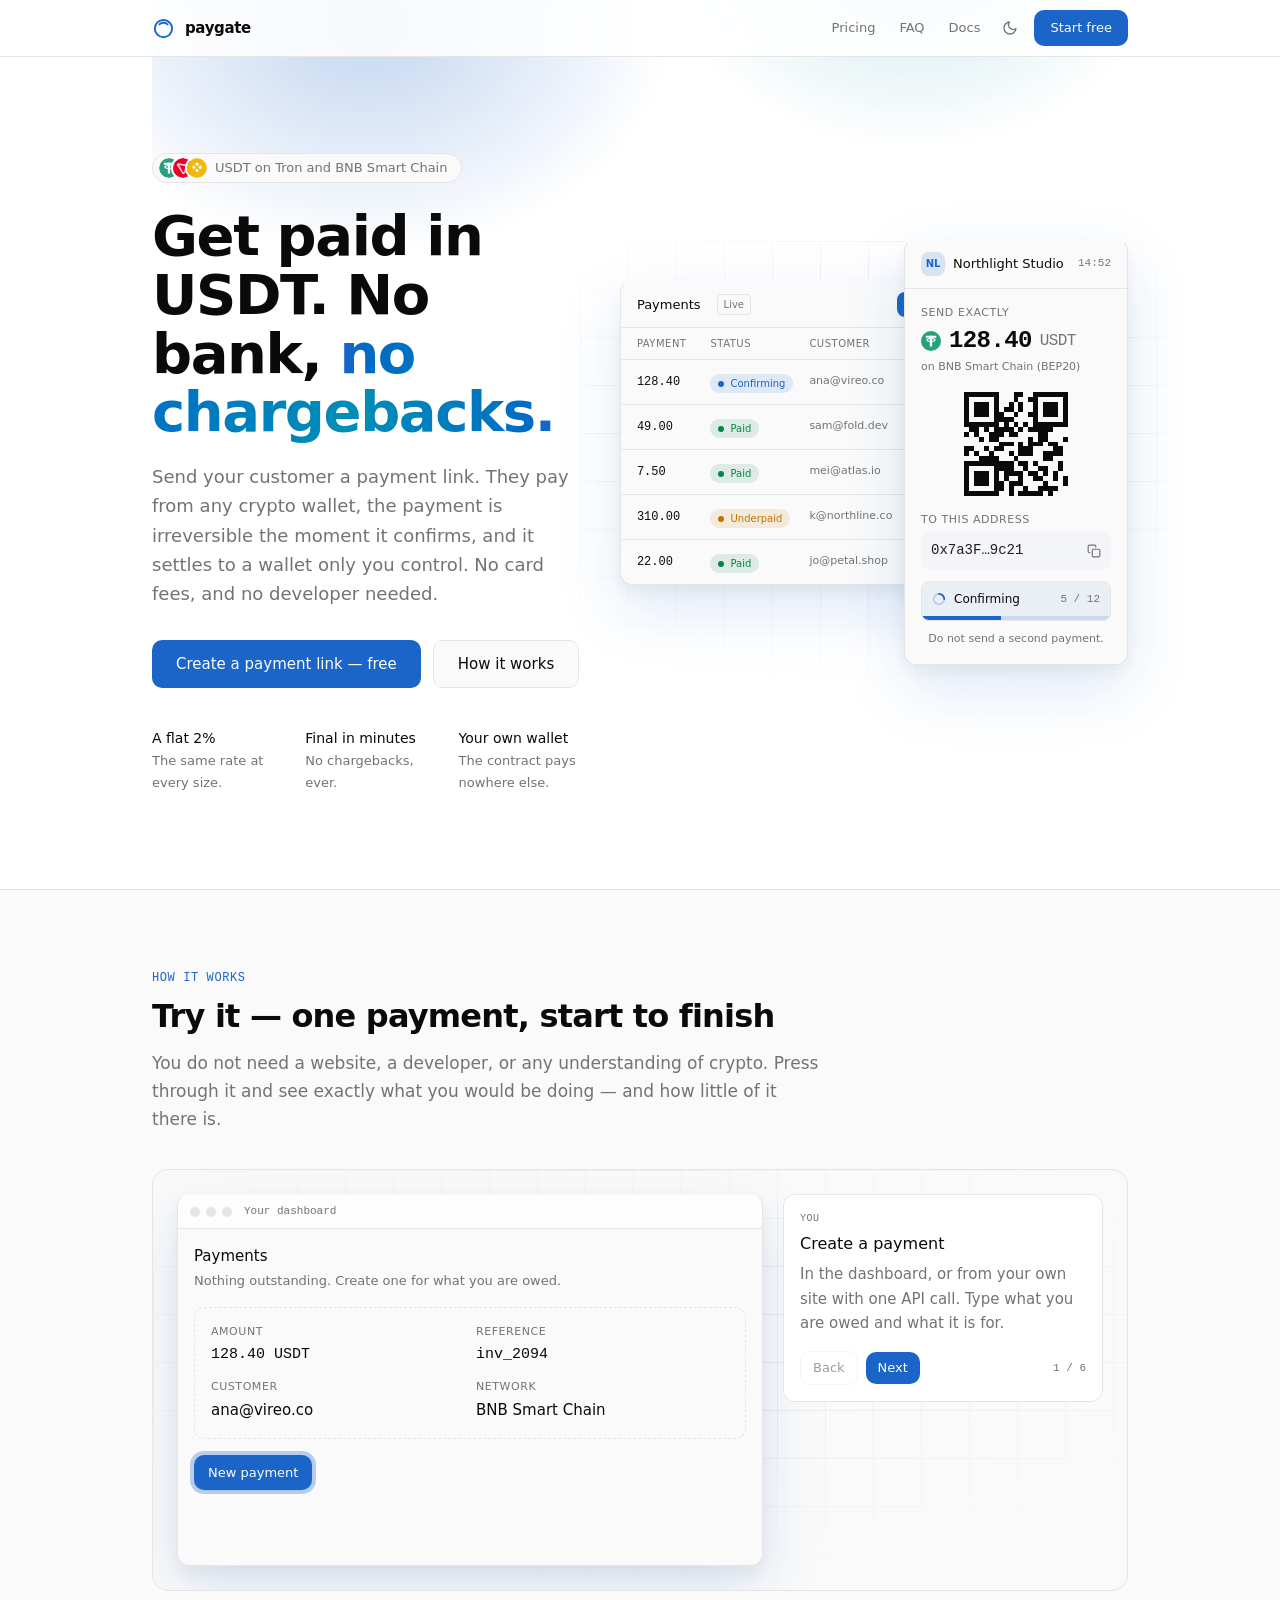
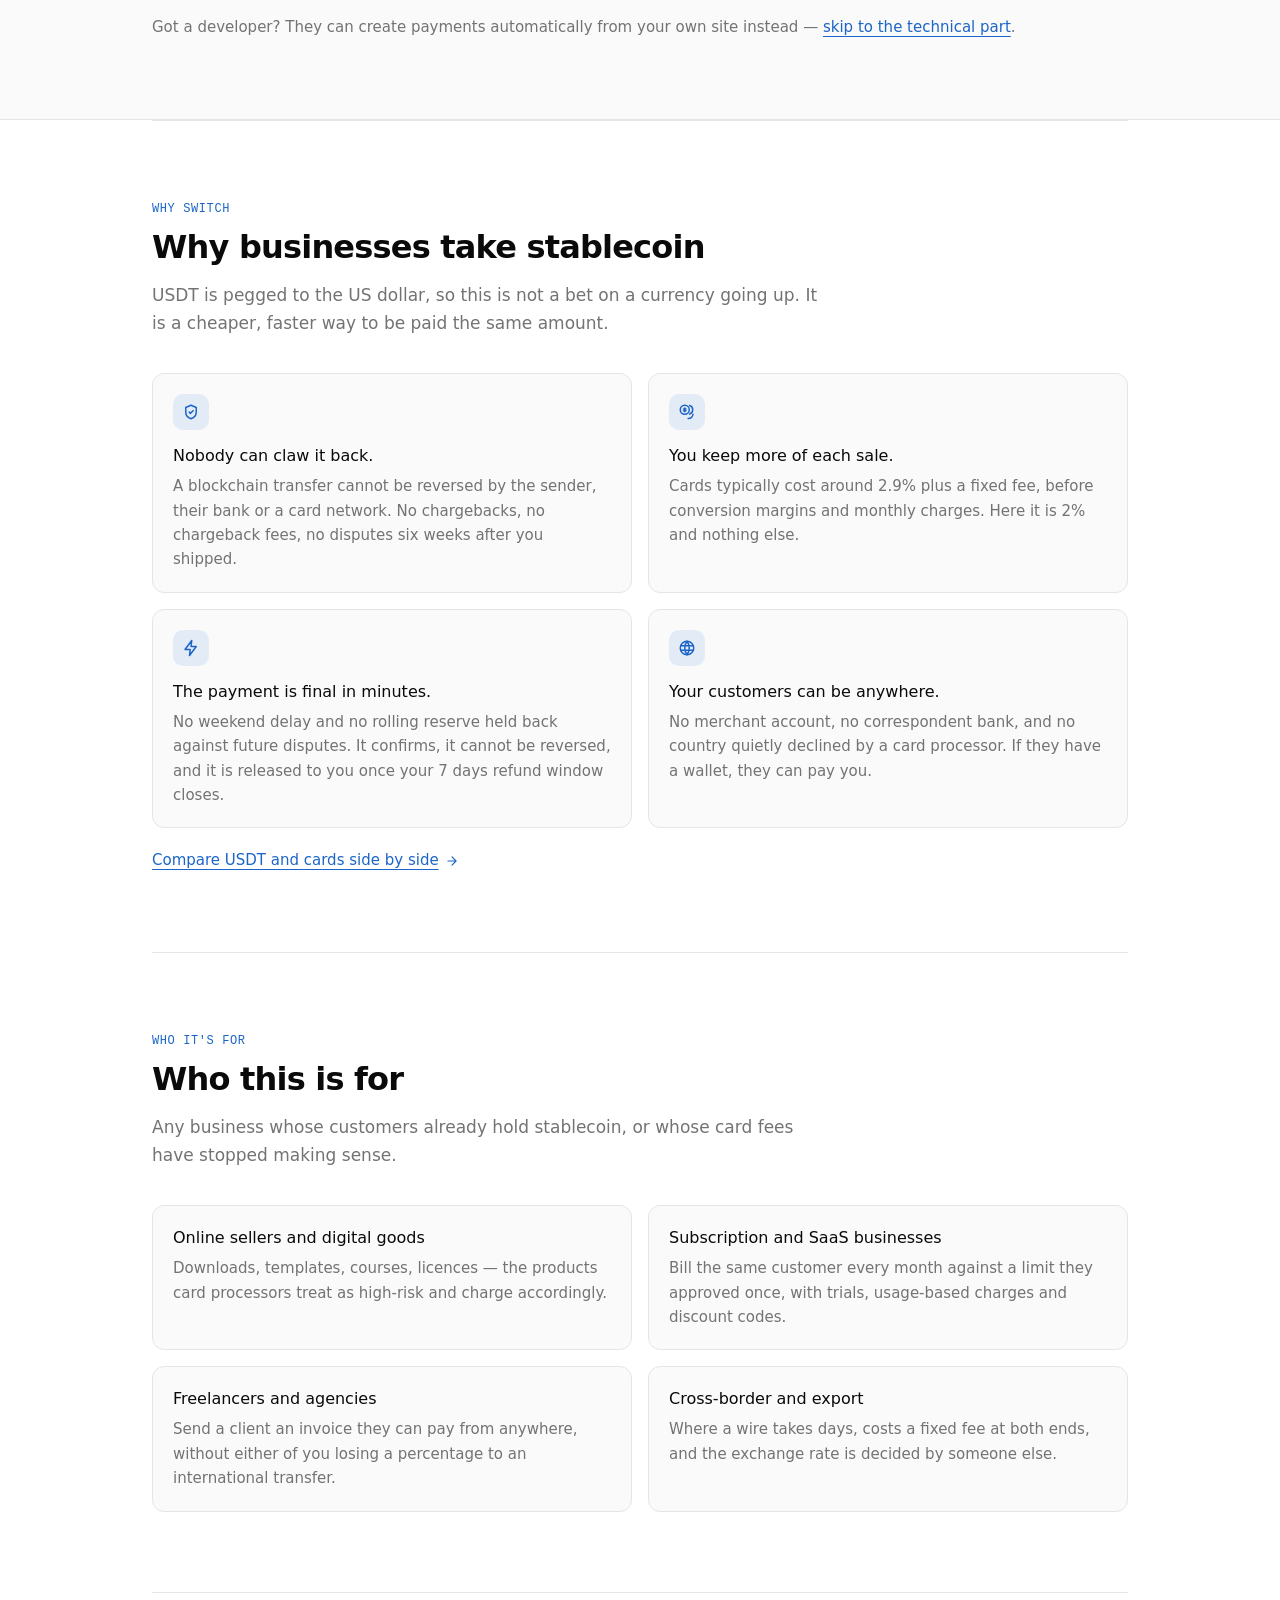
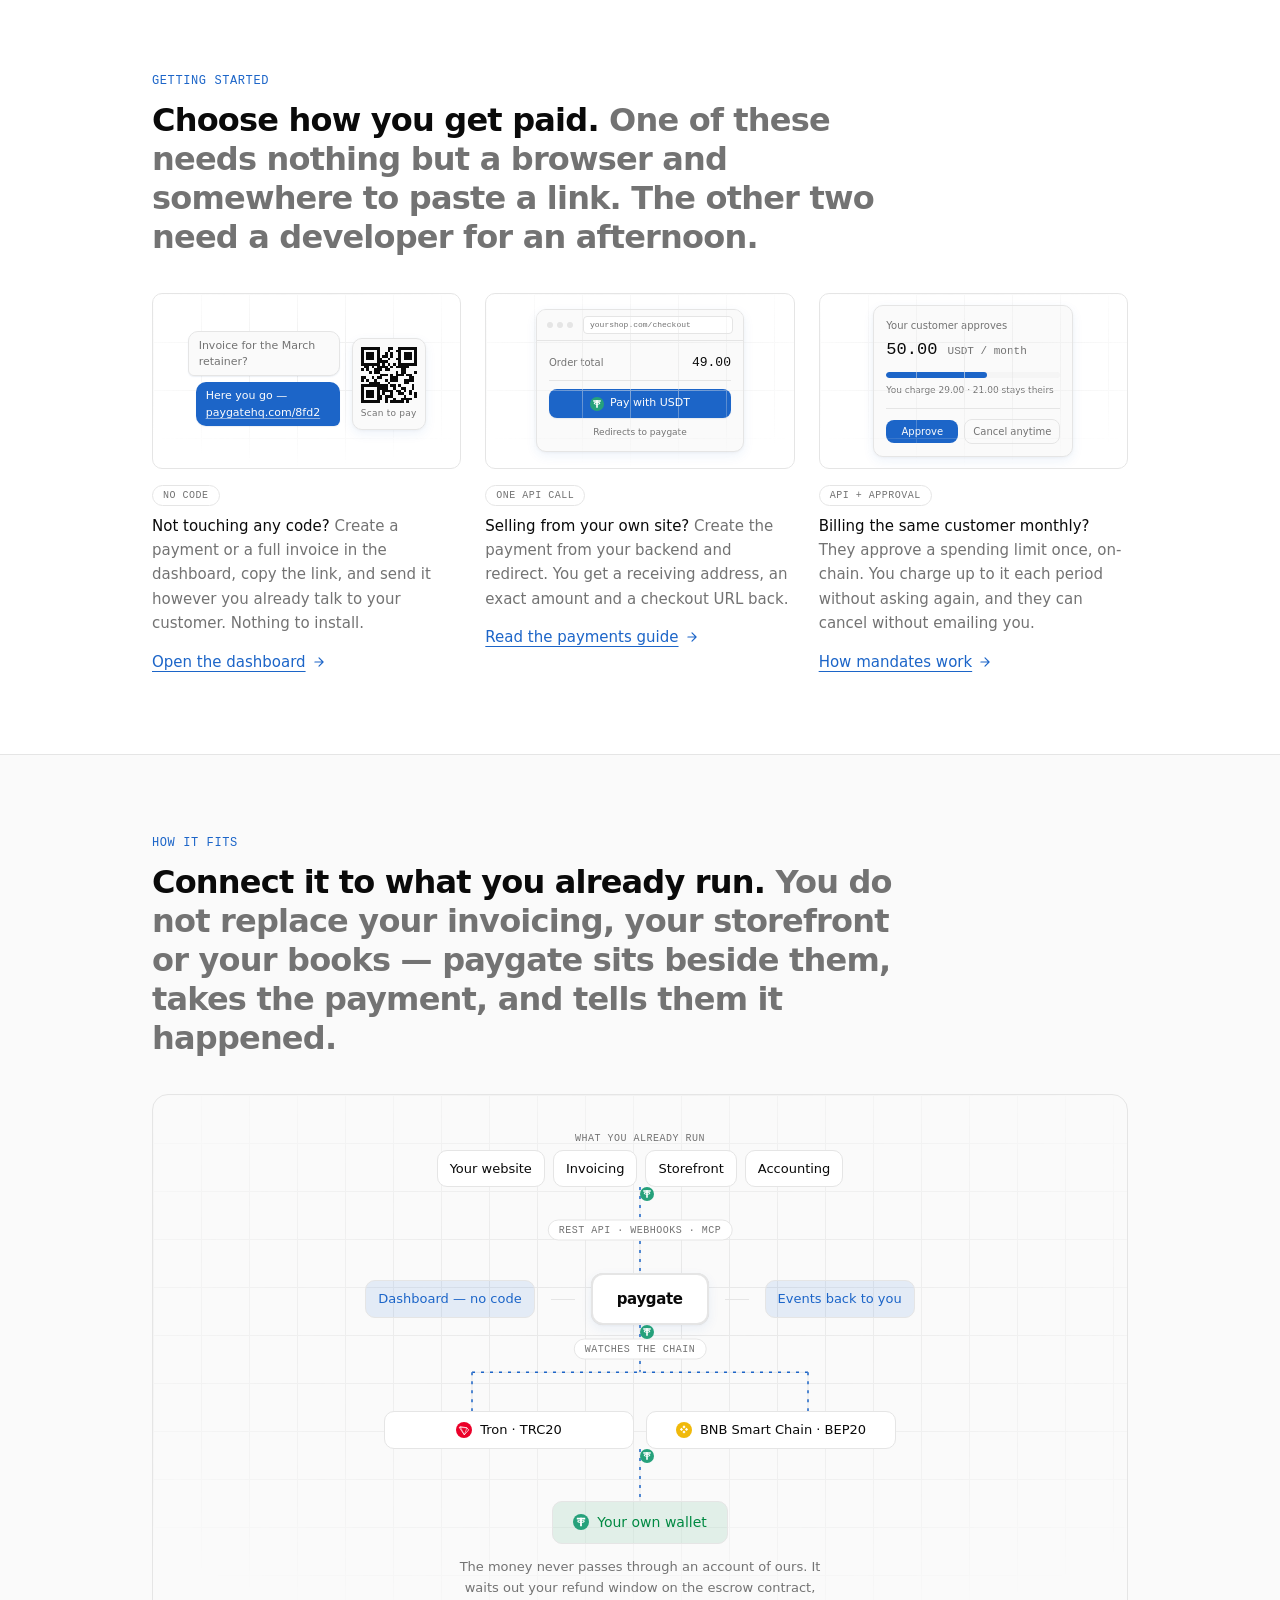
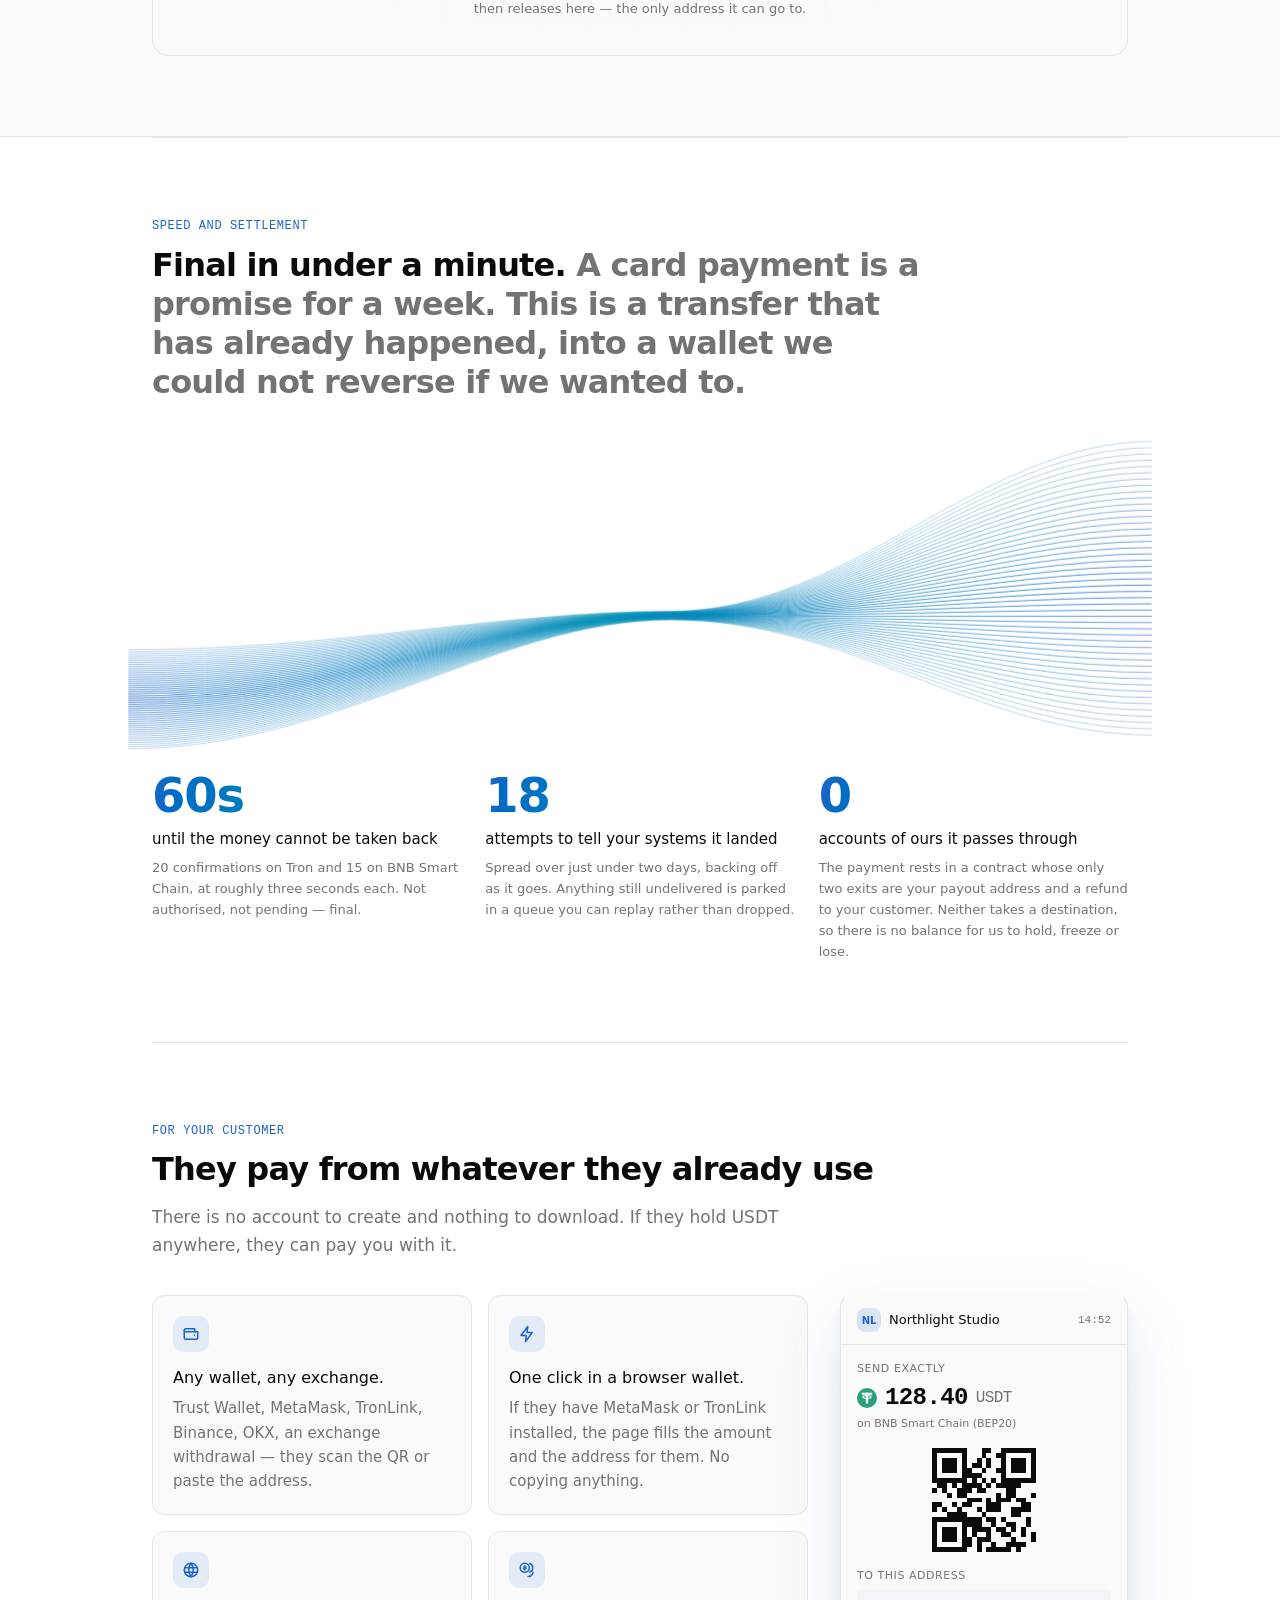
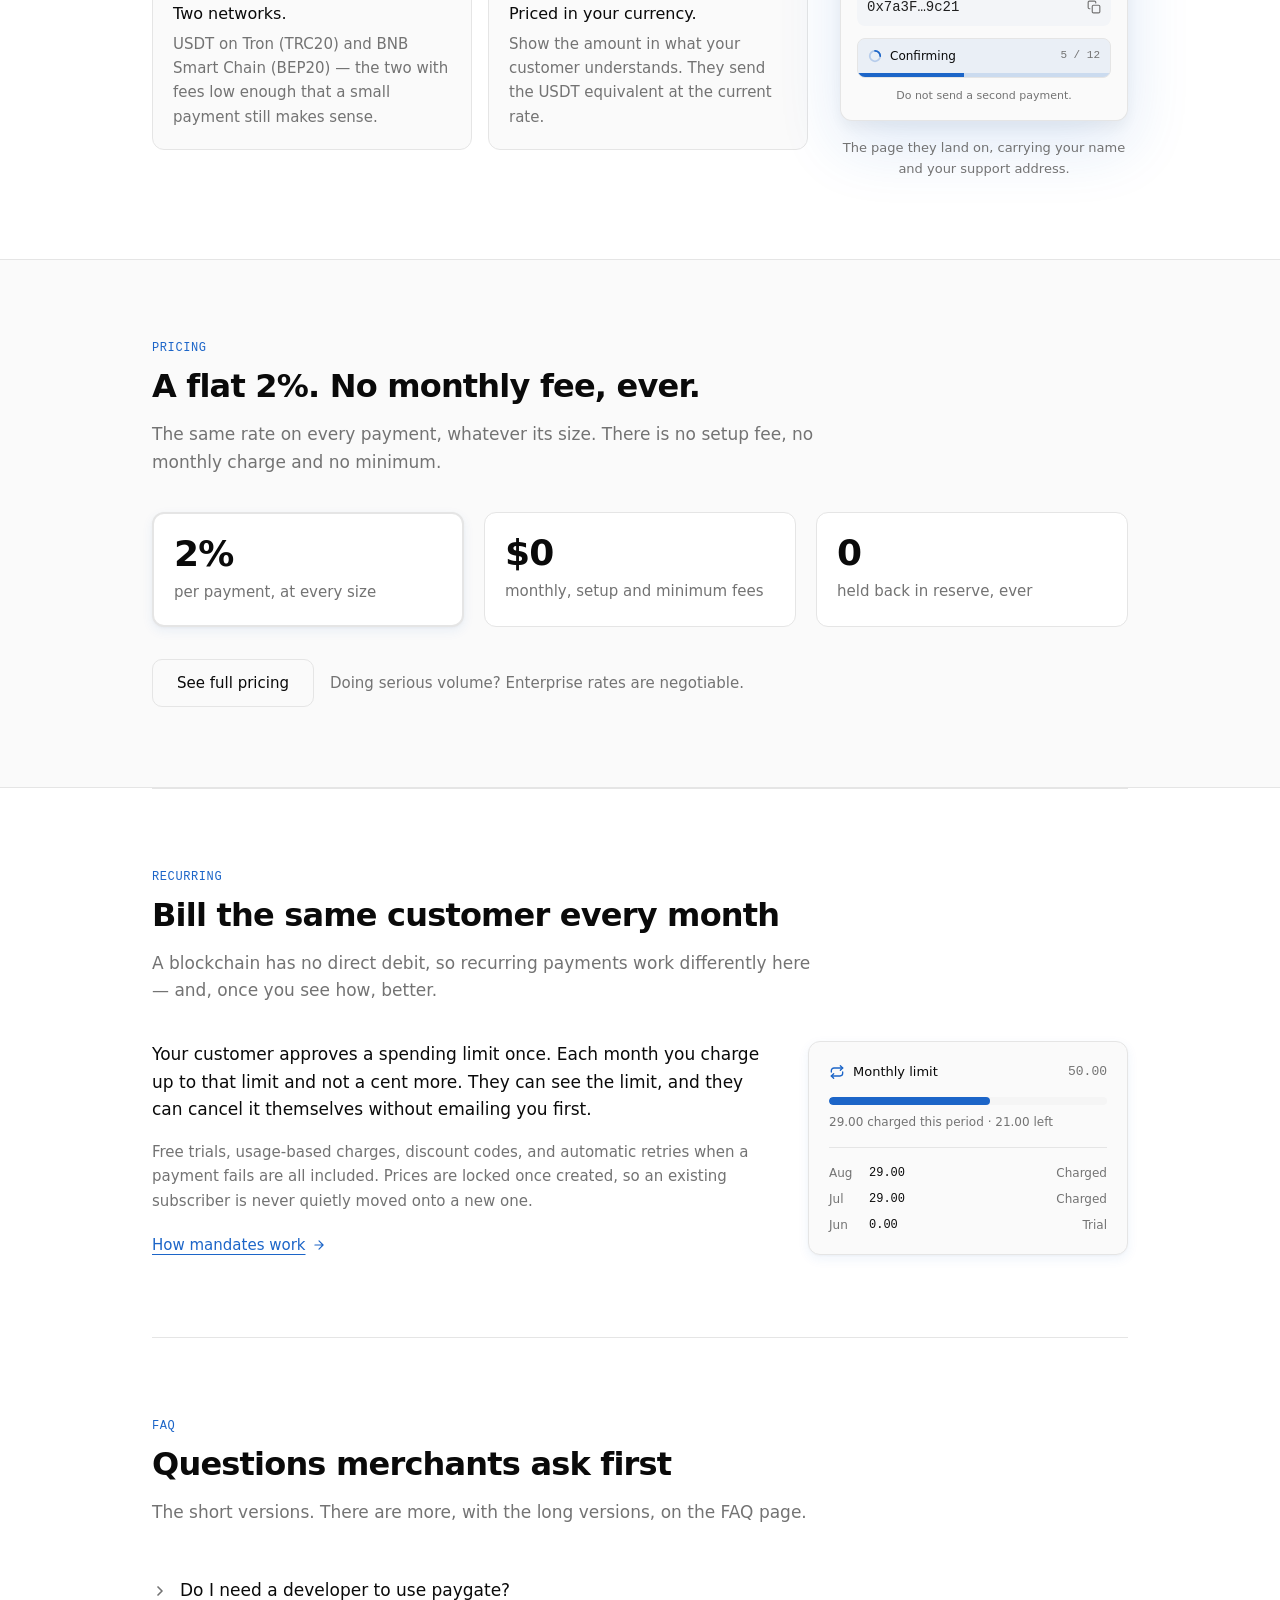
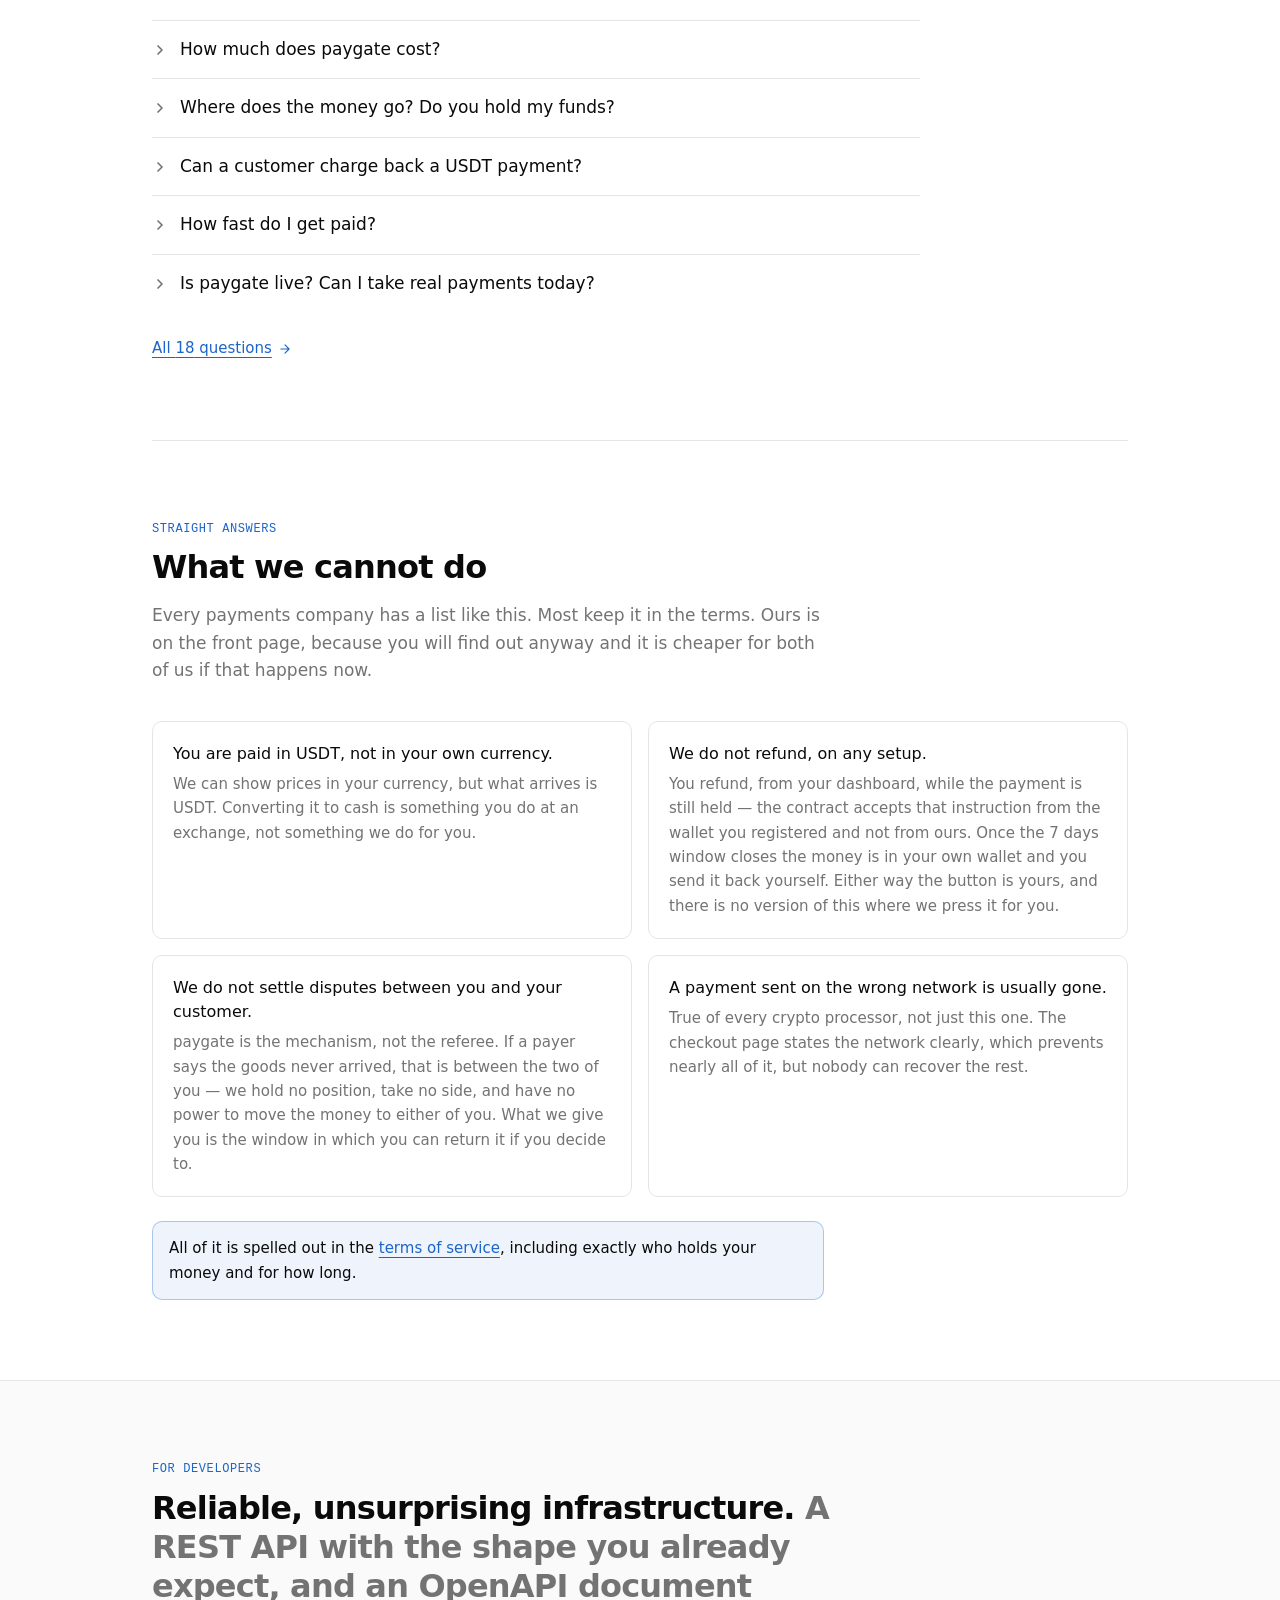
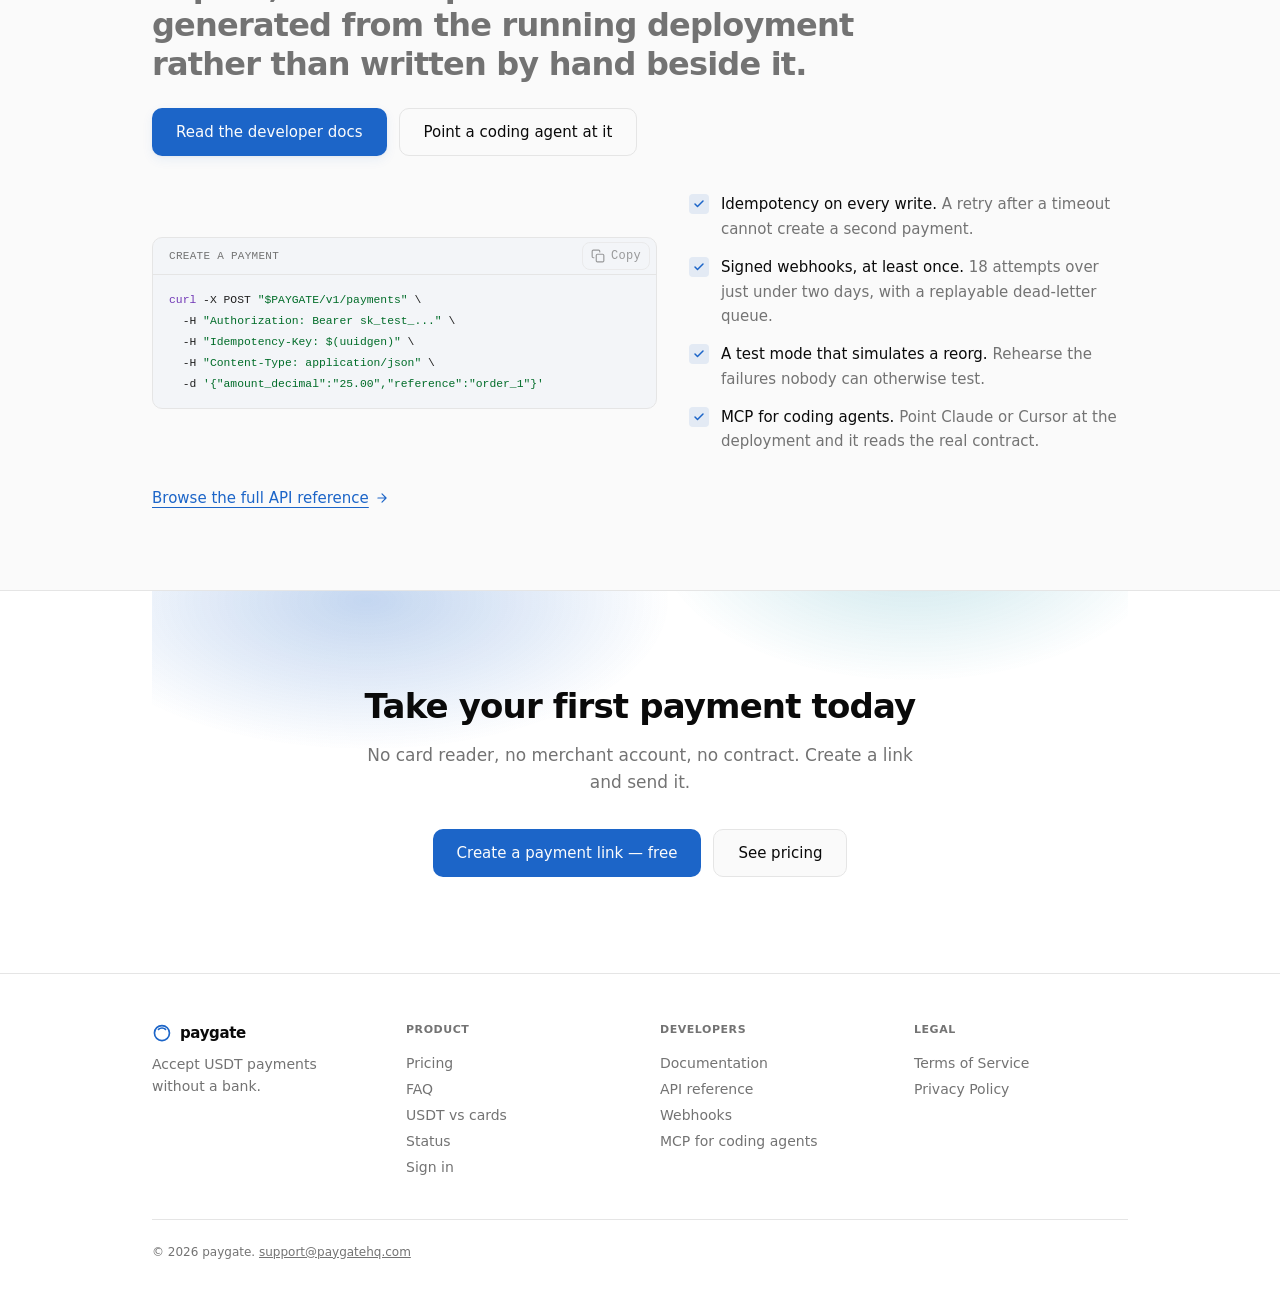
<file: index.html>
<!doctype html>
<html lang="en">
  <head>
    <meta charset="UTF-8" />
    <meta name="viewport" content="width=device-width, initial-scale=1.0" />
    <meta name="color-scheme" content="light dark" />

    <link rel="icon" href="/favicon.svg" type="image/svg+xml" />
    <link rel="apple-touch-icon" href="/apple-touch-icon.png" />
    <link rel="manifest" href="/site.webmanifest" />
    <meta name="theme-color" content="#2f5ee8" />

    <title>paygate — accept USDT payments without a bank</title>
    <meta name="description" content="Accept USDT payments from customers anywhere. Send a payment link, settle to your own wallet, no chargebacks ever. A flat 2% per payment." />
    <link rel="canonical" href="https://paygatehq.com/" />
    <!-- max-snippet:-1 lets a search engine quote a whole answer rather than truncating it
         at 160 characters, which is the difference between appearing in an AI overview and
         being summarised badly by one. -->
    <meta name="robots" content="index, follow, max-snippet:-1, max-image-preview:large, max-video-preview:-1" />

    <meta property="og:type" content="website" />
    <meta property="og:site_name" content="paygate" />
    <meta property="og:url" content="https://paygatehq.com/" />
    <meta property="og:title" content="paygate — accept USDT payments without a bank" />
    <meta property="og:description" content="Accept USDT payments from customers anywhere. Send a payment link, settle to your own wallet, no chargebacks ever. A flat 2% per payment." />
    <meta property="og:locale" content="en_US" />
    <meta property="og:image" content="https://paygatehq.com/og.png" />
    <meta property="og:image:width" content="1200" />
    <meta property="og:image:height" content="630" />
    <meta property="og:image:alt" content="paygate — get paid in USDT. No bank, no chargebacks." />
    <meta name="twitter:image" content="https://paygatehq.com/og.png" />
    <!-- summary_large_image, now that public/og.png exists. This was `summary` while the
         product had no card asset, because a large card with nothing in it looks worse
         than a small one. See scripts/og-template.html. -->
    <meta name="twitter:card" content="summary_large_image" />
    <meta name="twitter:title" content="paygate — accept USDT payments without a bank" />
    <meta name="twitter:description" content="Accept USDT payments from customers anywhere. Send a payment link, settle to your own wallet, no chargebacks ever. A flat 2% per payment." />

    <script>
      // ═══ CONSENT DEFAULTS, BEFORE ANY TAG CAN LOAD ═══
      //
      // Google Consent Mode v2. Everything is denied here, inline, ahead of the bundle, so
      // that the moment gtag.js arrives it is already in a cookieless state — no
      // identifiers, no storage, aggregate pings only. src/lib/consent.ts sends the single
      // 'update' that lifts this if the visitor accepts.
      //
      // Order is the whole point: a default set AFTER the tag loads is a default that
      // arrived too late, because the cookie is already written.
      window.dataLayer = window.dataLayer || [];
      function gtag() { window.dataLayer.push(arguments); }
      window.gtag = gtag;
      gtag('consent', 'default', {
        ad_storage: 'denied',
        ad_user_data: 'denied',
        ad_personalization: 'denied',
        analytics_storage: 'denied',
        wait_for_update: 500
      });
    </script>

    <script>
      // ═══ THE THEME IS APPLIED BEFORE THE FIRST PAINT, ON PURPOSE ═══
      //
      // Doing it in React means one frame of the light theme on a dark-mode machine — a
      // white flash on arrival, and this is the first page anybody sees of the product.
      try {
        var stored = localStorage.getItem('paygate-site-theme');
        var dark = stored ? stored === 'dark'
          : window.matchMedia('(prefers-color-scheme: dark)').matches;
        if (dark) document.documentElement.classList.add('dark');
      } catch (e) {
        // A browser with storage disabled still gets the system preference below.
      }
    </script>
    <script type="module" crossorigin src="/assets/home-B8KUufQT.js"></script>
    <link rel="modulepreload" crossorigin href="/assets/ui-CyjfcMmT.js">
    <link rel="stylesheet" crossorigin href="/assets/ui-BV9Yk3eq.css">
      <link rel="alternate" type="text/markdown" href="/index.md" />
  </head>
  <body>
    <div id="root"><div class="min-h-svh"><script type="application/ld+json">{"@context":"https://schema.org","@graph":[{"@type":"Organization","@id":"https://paygatehq.com/#organization","name":"paygate","url":"https://paygatehq.com/","description":"Accept USDT payments from customers anywhere. Send a payment link, settle to your own wallet, no chargebacks ever. A flat 2% per payment.","slogan":"Accept USDT payments without a bank"},{"@type":"WebSite","@id":"https://paygatehq.com/#website","name":"paygate","url":"https://paygatehq.com/","description":"Accept USDT payments from customers anywhere. Send a payment link, settle to your own wallet, no chargebacks ever. A flat 2% per payment.","publisher":{"@id":"https://paygatehq.com/#organization"},"inLanguage":"en"},{"@type":"WebPage","@id":"https://paygatehq.com/#webpage","url":"https://paygatehq.com/","name":"paygate — accept USDT payments without a bank","description":"Accept USDT payments from customers anywhere. Send a payment link, settle to your own wallet, no chargebacks ever. A flat 2% per payment.","isPartOf":{"@id":"https://paygatehq.com/#website"},"about":{"@id":"https://paygatehq.com/#organization"},"inLanguage":"en"},{"@type":"SoftwareApplication","@id":"https://paygatehq.com/#software","name":"paygate","applicationCategory":"BusinessApplication","applicationSubCategory":"Payment Gateway","operatingSystem":"Web","url":"https://paygatehq.com/","description":"Accept USDT payments from customers anywhere. Send a payment link, settle to your own wallet, no chargebacks ever. A flat 2% per payment.","publisher":{"@id":"https://paygatehq.com/#organization"},"featureList":["Accept USDT (Tether) payments","Hosted checkout page with QR code","Payment links, no code required","Recurring billing and subscriptions","Invoices","Refunds","Webhooks and REST API","Tron (TRC20) and BNB Smart Chain (BEP20)"],"offers":{"@type":"Offer","name":"Pay as you go","description":"No monthly fee and no setup fee. Payments are charged a flat percentage; the rate is on the pricing page.","url":"https://paygatehq.com/pricing","availability":"https://schema.org/InStock"}},{"@type":"FAQPage","@id":"https://paygatehq.com/faq#faq","mainEntity":[{"@type":"Question","name":"Do I need a developer to use paygate?","acceptedAnswer":{"@type":"Answer","text":"No. You can create a payment in the paygate dashboard, copy the checkout link, and send it to your customer by email, WhatsApp or any other channel — no code at all. A developer is only needed if you want payments created automatically by your own website or app, which is what the API and webhooks are for."}},{"@type":"Question","name":"Where does the money go? Do you hold my funds?","acceptedAnswer":{"@type":"Answer","text":"Your customer pays a deposit address belonging to that one payment. The money is swept into our escrow contract, held for your 7 days refund window, and then released to the payout wallet you registered. It never reaches an account of ours, and that is a property of the contract rather than a policy we keep. There are exactly two ways out of it — release to your payout address, and refund to the payer who sent it — and neither takes a destination as a parameter. There is no address either function could be pointed at, by anyone, including us. What the hold buys you is the refund window. Money already in your wallet can only be given back by you sending it; money on the contract can be returned to your customer from your dashboard while the window is open."}},{"@type":"Question","name":"Can a customer charge back a USDT payment?","acceptedAnswer":{"@type":"Answer","text":"No. A blockchain transfer cannot be reversed by the sender, their bank, or a card network, so there is no chargeback process and no chargeback fees. This is the main reason merchants selling digital goods, services or cross-border move to stablecoin payments — card chargeback rates and the fees attached to them disappear entirely. It cuts both ways, and we would rather say so: if you want to refund a customer as a goodwill gesture, that is something you choose to do, not something a network forces on you."}},{"@type":"Question","name":"How fast do I get paid?","acceptedAnswer":{"@type":"Answer","text":"The payment is confirmed and irreversible within minutes, and it reaches your own wallet 7 days later. Those are two different moments and the gap between them is deliberate. What happens in between is the refund window: your customer's money sits in the escrow contract, where you can return it to them and nobody else can move it — not us, not them, not a bank. After 7 days it is released to the wallet you registered, minus the fee. There is no weekend delay and no rolling reserve held back against future disputes. A card payment also takes days to arrive, and then stays reversible for months afterwards; this one is final from the moment it confirms."}},{"@type":"Question","name":"How much does paygate cost?","acceptedAnswer":{"@type":"Answer","text":"Every payment is charged a flat 2%, the same rate at every size, with no monthly fee, setup fee or minimum. Blockchain network fees are separate and are not ours — they go to the network and are typically a few cents. Merchants doing high volume can ask about Enterprise pricing."}},{"@type":"Question","name":"Is paygate live? Can I take real payments today?","acceptedAnswer":{"@type":"Answer","text":"Yes. You can open an account, take test payments while you build, and switch the same integration to live money when you are ready — the API and the checkout are identical in both modes. What you should know before you build on us: we are new, we settle in USDT rather than your own currency, and we do not stand between you and your customer in a dispute. All of that is on this page rather than buried, because you would find it out anyway and it is better found now."}}]}]}</script><header class="bg-background/85 border-border sticky top-0 z-30 border-b backdrop-blur"><div class="mx-auto flex h-14 max-w-5xl items-center gap-3 px-4 sm:px-6"><a href="/" aria-label="paygate home" class="shrink-0"><span class="flex items-center gap-2.5 "><svg viewBox="0 0 32 32" class="h-[23px] w-[23px] shrink-0 text-[var(--pg-brand)]" fill="none" stroke="currentColor" stroke-width="2.67" stroke-linecap="round" stroke-linejoin="round" role="presentation" aria-hidden="true"><path d="M7.515 7.515a12 12 0 1 0 16.97 16.97a12 12 0 0 0 -16.97 -16.97"></path><path d="M21.657 10.343a8 8 0 0 0 -11.315 0"></path></svg><span class="flex items-baseline gap-2"><span class="text-[15px] font-semibold tracking-tight">paygate</span></span></span></a><nav class="ml-auto hidden items-center gap-1 sm:flex" aria-label="Main"><a href="/pricing" class="rounded-md px-2.5 py-1 text-[13px] transition-colors text-muted-foreground hover:text-foreground">Pricing</a><a href="/faq" class="rounded-md px-2.5 py-1 text-[13px] transition-colors text-muted-foreground hover:text-foreground">FAQ</a><a href="https://developer.paygatehq.com/docs" class="rounded-md px-2.5 py-1 text-[13px] transition-colors text-muted-foreground hover:text-foreground">Docs</a><button type="button" class="text-muted-foreground hover:text-foreground hover:bg-muted flex h-8 w-8 items-center justify-center rounded-md transition-colors" aria-label="Switch theme"><span class="block h-4 w-4"></span></button><a href="https://app.paygatehq.com" data-cta="signup_click" class="inline-flex items-center justify-center gap-2 rounded-lg font-medium transition-colors h-9 px-4 text-[13px] bg-accent text-accent-foreground hover:opacity-90 ml-1">Start free</a></nav><div class="ml-auto flex items-center gap-1.5 sm:hidden"><a href="https://app.paygatehq.com" data-cta="signup_click" class="inline-flex items-center justify-center gap-2 rounded-lg font-medium transition-colors h-9 px-4 text-[13px] bg-accent text-accent-foreground hover:opacity-90">Start free</a><details class="group/nav relative"><summary class="text-muted-foreground hover:text-foreground hover:bg-muted flex h-9 w-9 cursor-pointer list-none items-center justify-center rounded-md transition-colors" aria-label="Menu"><svg class="h-5 w-5 group-open/nav:hidden" viewBox="0 0 24 24" fill="none" stroke="currentColor" stroke-width="2" stroke-linecap="round" stroke-linejoin="round" aria-hidden="true"><path d="M4 7h16"></path><path d="M4 12h16"></path><path d="M4 17h16"></path></svg><svg class="hidden h-5 w-5 group-open/nav:block" viewBox="0 0 24 24" fill="none" stroke="currentColor" stroke-width="2" stroke-linecap="round" stroke-linejoin="round" aria-hidden="true"><path d="M6 6 18 18"></path><path d="M18 6 6 18"></path></svg></summary><div class="border-border bg-card absolute top-full right-0 z-40 mt-2 w-52 rounded-xl border p-1.5 shadow-lg"><nav aria-label="Main"><a href="/pricing" class="hover:bg-muted flex items-center rounded-md px-3 py-2 text-[14px] transition-colors text-muted-foreground hover:text-foreground">Pricing</a><a href="/faq" class="hover:bg-muted flex items-center rounded-md px-3 py-2 text-[14px] transition-colors text-muted-foreground hover:text-foreground">FAQ</a><a href="https://developer.paygatehq.com/docs" class="hover:bg-muted flex items-center rounded-md px-3 py-2 text-[14px] transition-colors text-muted-foreground hover:text-foreground">Docs</a></nav><div class="border-border mt-1.5 border-t pt-1.5"><button type="button" aria-label="Switch theme" class="text-muted-foreground hover:text-foreground hover:bg-muted flex w-full items-center justify-between rounded-md px-3 py-2 text-[14px] transition-colors">Theme<span class="block h-4 w-4"></span></button></div></div></details></div></div></header><main><div class="mx-auto max-w-5xl px-4 sm:px-6"><section class="relative py-16 sm:py-20 lg:py-24"><div class="hero-glow"></div><div class="grid items-center gap-12 lg:grid-cols-[minmax(0,0.96fr)_minmax(0,1.14fr)] lg:gap-10"><div><p class="border-border bg-card text-muted-foreground mb-6 inline-flex items-center gap-2 rounded-full border py-1 pr-3.5 pl-1.5 text-[13px]"><span class="flex -space-x-1.5"><svg viewBox="0 0 32 32" class="ring-card h-5 w-5 rounded-full ring-2" role="img" aria-label="USDT"><circle cx="16" cy="16" r="16" fill="#26A17B"></circle><ellipse cx="16" cy="14.4" rx="7.4" ry="3.1" fill="#fff"></ellipse><ellipse cx="16" cy="14.4" rx="5.1" ry="1.5" fill="#26A17B"></ellipse><rect x="7.6" y="7.4" width="16.8" height="3.5" rx="0.4" fill="#fff"></rect><rect x="14.15" y="7.4" width="3.7" height="17.2" rx="0.4" fill="#fff"></rect></svg><svg viewBox="0 0 32 32" class="ring-card h-5 w-5 rounded-full ring-2" role="img" aria-label="Tron"><circle cx="16" cy="16" r="16" fill="#EB0029"></circle><path d="M8.4 9.2 21.9 11.6 25.4 15.9 16.6 25.6 6.6 10.9 8.4 9.2Z" fill="none" stroke="#fff" stroke-width="1.5" stroke-linejoin="round"></path><path d="M8.4 9.2 16.6 25.6M21.9 11.6 16.6 25.6M6.6 10.9 21.9 11.6" stroke="#fff" stroke-width="1.1" fill="none"></path></svg><svg viewBox="0 0 32 32" class="ring-card h-5 w-5 rounded-full ring-2" role="img" aria-label="BNB Smart Chain"><circle cx="16" cy="16" r="16" fill="#F0B90B"></circle><g fill="#fff"><path d="m16 6.6 3.1 3.2-3.1 3.1-3.1-3.1z"></path><path d="m21.1 11.7 3.1 3.2-3.1 3.1L18 14.9z"></path><path d="m10.9 11.7 3.1 3.2-3.1 3.1-3.1-3.1z"></path><path d="m16 16.8 3.1 3.2-3.1 3.1-3.1-3.1z"></path><path d="m16 19.1 3.1 3.1L16 25.4l-3.1-3.2z" opacity="0"></path></g></svg></span>USDT on Tron and BNB Smart Chain</p><h1 class="text-[2.5rem] font-semibold tracking-tight sm:text-5xl sm:leading-[1.05] lg:text-[3.5rem]">Get paid in USDT. No bank,<!-- --> <span class="grad-text">no chargebacks.</span></h1><p class="text-muted-foreground mt-5 max-w-xl text-lg leading-relaxed">Send your customer a payment link. They pay from any crypto wallet, the payment is irreversible the moment it confirms, and it settles to a wallet only you control. No card fees, and no developer needed.</p><div class="mt-8 flex flex-col gap-3 sm:flex-row sm:flex-wrap"><a href="https://app.paygatehq.com" data-cta="signup_click" class="inline-flex items-center justify-center gap-2 rounded-lg font-medium transition-colors h-12 px-6 text-[15px] bg-accent text-accent-foreground hover:opacity-90 w-full sm:w-auto">Create a payment link — free</a><a href="#how-it-works" class="inline-flex h-12 items-center justify-center gap-2 rounded-lg px-6 text-[15px] font-medium transition-all border-border bg-card hover:border-accent/60 hover:shadow-md border w-full sm:w-auto">How it works</a></div><dl class="text-muted-foreground mt-10 grid gap-x-8 gap-y-4 text-sm sm:grid-cols-3"><div><dt class="text-foreground font-medium">A flat 2%</dt><dd class="mt-0.5 text-[13px] leading-relaxed">The same rate at every size.</dd></div><div><dt class="text-foreground font-medium">Final in minutes</dt><dd class="mt-0.5 text-[13px] leading-relaxed">No chargebacks, ever.</dd></div><div><dt class="text-foreground font-medium">Your own wallet</dt><dd class="mt-0.5 text-[13px] leading-relaxed">The contract pays nowhere else.</dd></div></dl></div><figure class="relative mx-auto w-full max-w-2xl pb-16 sm:pb-20 lg:mx-0"><div class="grid-bg absolute -inset-10 -z-10 hidden sm:block"></div><div class="border-border bg-card raised-xl w-full overflow-hidden rounded-xl border sm:w-[76%]" aria-hidden="true"><div class="border-border flex items-center gap-2 border-b px-4 py-2.5"><span class="text-[13px] font-medium">Payments</span><span class="border-border text-muted-foreground ml-2 rounded border px-1.5 py-0.5 text-[10px]">Live</span><span class="bg-accent text-accent-foreground ml-auto rounded-md px-2 py-1 text-[11px] font-medium">New payment</span></div><table class="w-full text-left"><thead><tr class="border-border text-muted-foreground border-b text-[10px] tracking-wider uppercase"><th class="px-4 py-2 font-medium">Payment</th><th class="px-2 py-2 font-medium">Status</th><th class="hidden px-2 py-2 font-medium sm:table-cell">Customer</th><th class="hidden px-2 py-2 font-medium sm:table-cell">Chain</th><th class="px-4 py-2 text-right font-medium">Reference</th></tr></thead><tbody><tr class="border-border border-b last:border-0"><td class="px-4 py-2.5 font-mono text-[12px] font-medium tabular-nums">128.40</td><td class="px-2 py-2.5"><span class="inline-flex items-center gap-1.5 rounded-full px-2 py-0.5 text-[10px] font-medium" style="color:var(--accent);background:color-mix(in oklab, var(--accent) 12%, transparent)"><span class="h-1.5 w-1.5 rounded-full" style="background:var(--accent)"></span>Confirming</span></td><td class="text-muted-foreground hidden px-2 py-2.5 text-[11px] sm:table-cell">ana@vireo.co</td><td class="text-muted-foreground hidden px-2 py-2.5 font-mono text-[11px] sm:table-cell">BSC</td><td class="text-muted-foreground px-4 py-2.5 text-right font-mono text-[11px]">inv_2094</td></tr><tr class="border-border border-b last:border-0"><td class="px-4 py-2.5 font-mono text-[12px] font-medium tabular-nums">49.00</td><td class="px-2 py-2.5"><span class="inline-flex items-center gap-1.5 rounded-full px-2 py-0.5 text-[10px] font-medium" style="color:var(--ok);background:color-mix(in oklab, var(--ok) 12%, transparent)"><span class="h-1.5 w-1.5 rounded-full" style="background:var(--ok)"></span>Paid</span></td><td class="text-muted-foreground hidden px-2 py-2.5 text-[11px] sm:table-cell">sam@fold.dev</td><td class="text-muted-foreground hidden px-2 py-2.5 font-mono text-[11px] sm:table-cell">TRON</td><td class="text-muted-foreground px-4 py-2.5 text-right font-mono text-[11px]">inv_2093</td></tr><tr class="border-border border-b last:border-0"><td class="px-4 py-2.5 font-mono text-[12px] font-medium tabular-nums">7.50</td><td class="px-2 py-2.5"><span class="inline-flex items-center gap-1.5 rounded-full px-2 py-0.5 text-[10px] font-medium" style="color:var(--ok);background:color-mix(in oklab, var(--ok) 12%, transparent)"><span class="h-1.5 w-1.5 rounded-full" style="background:var(--ok)"></span>Paid</span></td><td class="text-muted-foreground hidden px-2 py-2.5 text-[11px] sm:table-cell">mei@atlas.io</td><td class="text-muted-foreground hidden px-2 py-2.5 font-mono text-[11px] sm:table-cell">BSC</td><td class="text-muted-foreground px-4 py-2.5 text-right font-mono text-[11px]">inv_2092</td></tr><tr class="border-border border-b last:border-0"><td class="px-4 py-2.5 font-mono text-[12px] font-medium tabular-nums">310.00</td><td class="px-2 py-2.5"><span class="inline-flex items-center gap-1.5 rounded-full px-2 py-0.5 text-[10px] font-medium" style="color:var(--warn);background:color-mix(in oklab, var(--warn) 12%, transparent)"><span class="h-1.5 w-1.5 rounded-full" style="background:var(--warn)"></span>Underpaid</span></td><td class="text-muted-foreground hidden px-2 py-2.5 text-[11px] sm:table-cell">k@northline.co</td><td class="text-muted-foreground hidden px-2 py-2.5 font-mono text-[11px] sm:table-cell">TRON</td><td class="text-muted-foreground px-4 py-2.5 text-right font-mono text-[11px]">inv_2091</td></tr><tr class="border-border border-b last:border-0"><td class="px-4 py-2.5 font-mono text-[12px] font-medium tabular-nums">22.00</td><td class="px-2 py-2.5"><span class="inline-flex items-center gap-1.5 rounded-full px-2 py-0.5 text-[10px] font-medium" style="color:var(--ok);background:color-mix(in oklab, var(--ok) 12%, transparent)"><span class="h-1.5 w-1.5 rounded-full" style="background:var(--ok)"></span>Paid</span></td><td class="text-muted-foreground hidden px-2 py-2.5 text-[11px] sm:table-cell">jo@petal.shop</td><td class="text-muted-foreground hidden px-2 py-2.5 font-mono text-[11px] sm:table-cell">BSC</td><td class="text-muted-foreground px-4 py-2.5 text-right font-mono text-[11px]">inv_2090</td></tr></tbody></table></div><div class="border-border bg-card raised-xl max-w-[19rem] overflow-hidden rounded-xl border absolute right-0 bottom-0 hidden w-[14rem] sm:block" aria-hidden="true"><div class="border-border flex items-center gap-2 border-b px-4 py-3"><div class="bg-accent/15 text-accent flex h-6 w-6 items-center justify-center rounded-md text-[10px] font-bold">NL</div><span class="text-[13px] font-medium">Northlight Studio</span><span class="text-muted-foreground ml-auto font-mono text-[11px] tabular-nums">14:52</span></div><div class="px-4 py-4"><p class="text-muted-foreground text-[11px] font-medium tracking-wider uppercase">Send exactly</p><p class="mt-1 flex items-center gap-2 font-mono text-2xl font-semibold tracking-tight tabular-nums"><svg viewBox="0 0 32 32" class="h-5 w-5 shrink-0" role="img" aria-label=""><circle cx="16" cy="16" r="16" fill="#26A17B"></circle><ellipse cx="16" cy="14.4" rx="7.4" ry="3.1" fill="#fff"></ellipse><ellipse cx="16" cy="14.4" rx="5.1" ry="1.5" fill="#26A17B"></ellipse><rect x="7.6" y="7.4" width="16.8" height="3.5" rx="0.4" fill="#fff"></rect><rect x="14.15" y="7.4" width="3.7" height="17.2" rx="0.4" fill="#fff"></rect></svg>128.40 <span class="text-muted-foreground text-base font-normal">USDT</span></p><p class="text-muted-foreground mt-0.5 text-[11px]">on BNB Smart Chain (BEP20)</p><div class="my-4 flex justify-center"><svg viewBox="0 0 21 21" class="h-[6.5rem] w-[6.5rem]" fill="currentColor" role="presentation" shape-rendering="crispEdges"><rect x="10" y="0" width="1" height="1"></rect><rect x="11" y="0" width="1" height="1"></rect><rect x="10" y="1" width="1" height="1"></rect><rect x="13" y="1" width="1" height="1"></rect><rect x="9" y="2" width="1" height="1"></rect><rect x="11" y="2" width="1" height="1"></rect><rect x="8" y="3" width="1" height="1"></rect><rect x="9" y="3" width="1" height="1"></rect><rect x="11" y="3" width="1" height="1"></rect><rect x="7" y="4" width="1" height="1"></rect><rect x="10" y="4" width="1" height="1"></rect><rect x="13" y="4" width="1" height="1"></rect><rect x="7" y="5" width="1" height="1"></rect><rect x="8" y="5" width="1" height="1"></rect><rect x="9" y="5" width="1" height="1"></rect><rect x="8" y="6" width="1" height="1"></rect><rect x="10" y="6" width="1" height="1"></rect><rect x="12" y="6" width="1" height="1"></rect><rect x="1" y="7" width="1" height="1"></rect><rect x="2" y="7" width="1" height="1"></rect><rect x="4" y="7" width="1" height="1"></rect><rect x="6" y="7" width="1" height="1"></rect><rect x="7" y="7" width="1" height="1"></rect><rect x="8" y="7" width="1" height="1"></rect><rect x="9" y="7" width="1" height="1"></rect><rect x="11" y="7" width="1" height="1"></rect><rect x="13" y="7" width="1" height="1"></rect><rect x="14" y="7" width="1" height="1"></rect><rect x="15" y="7" width="1" height="1"></rect><rect x="16" y="7" width="1" height="1"></rect><rect x="17" y="7" width="1" height="1"></rect><rect x="0" y="8" width="1" height="1"></rect><rect x="2" y="8" width="1" height="1"></rect><rect x="5" y="8" width="1" height="1"></rect><rect x="6" y="8" width="1" height="1"></rect><rect x="7" y="8" width="1" height="1"></rect><rect x="9" y="8" width="1" height="1"></rect><rect x="10" y="8" width="1" height="1"></rect><rect x="15" y="8" width="1" height="1"></rect><rect x="16" y="8" width="1" height="1"></rect><rect x="3" y="9" width="1" height="1"></rect><rect x="5" y="9" width="1" height="1"></rect><rect x="6" y="9" width="1" height="1"></rect><rect x="13" y="9" width="1" height="1"></rect><rect x="15" y="9" width="1" height="1"></rect><rect x="16" y="9" width="1" height="1"></rect><rect x="20" y="9" width="1" height="1"></rect><rect x="7" y="10" width="1" height="1"></rect><rect x="8" y="10" width="1" height="1"></rect><rect x="9" y="10" width="1" height="1"></rect><rect x="11" y="10" width="1" height="1"></rect><rect x="13" y="10" width="1" height="1"></rect><rect x="14" y="10" width="1" height="1"></rect><rect x="15" y="10" width="1" height="1"></rect><rect x="17" y="10" width="1" height="1"></rect><rect x="18" y="10" width="1" height="1"></rect><rect x="0" y="11" width="1" height="1"></rect><rect x="1" y="11" width="1" height="1"></rect><rect x="4" y="11" width="1" height="1"></rect><rect x="6" y="11" width="1" height="1"></rect><rect x="7" y="11" width="1" height="1"></rect><rect x="11" y="11" width="1" height="1"></rect><rect x="12" y="11" width="1" height="1"></rect><rect x="13" y="11" width="1" height="1"></rect><rect x="18" y="11" width="1" height="1"></rect><rect x="19" y="11" width="1" height="1"></rect><rect x="0" y="12" width="1" height="1"></rect><rect x="2" y="12" width="1" height="1"></rect><rect x="5" y="12" width="1" height="1"></rect><rect x="9" y="12" width="1" height="1"></rect><rect x="11" y="12" width="1" height="1"></rect><rect x="12" y="12" width="1" height="1"></rect><rect x="13" y="12" width="1" height="1"></rect><rect x="16" y="12" width="1" height="1"></rect><rect x="17" y="12" width="1" height="1"></rect><rect x="18" y="12" width="1" height="1"></rect><rect x="19" y="12" width="1" height="1"></rect><rect x="3" y="13" width="1" height="1"></rect><rect x="4" y="13" width="1" height="1"></rect><rect x="5" y="13" width="1" height="1"></rect><rect x="6" y="13" width="1" height="1"></rect><rect x="10" y="13" width="1" height="1"></rect><rect x="16" y="13" width="1" height="1"></rect><rect x="17" y="13" width="1" height="1"></rect><rect x="7" y="14" width="1" height="1"></rect><rect x="8" y="14" width="1" height="1"></rect><rect x="9" y="14" width="1" height="1"></rect><rect x="11" y="14" width="1" height="1"></rect><rect x="12" y="14" width="1" height="1"></rect><rect x="14" y="14" width="1" height="1"></rect><rect x="19" y="14" width="1" height="1"></rect><rect x="7" y="15" width="1" height="1"></rect><rect x="8" y="15" width="1" height="1"></rect><rect x="9" y="15" width="1" height="1"></rect><rect x="12" y="15" width="1" height="1"></rect><rect x="15" y="15" width="1" height="1"></rect><rect x="16" y="15" width="1" height="1"></rect><rect x="19" y="15" width="1" height="1"></rect><rect x="8" y="16" width="1" height="1"></rect><rect x="9" y="16" width="1" height="1"></rect><rect x="10" y="16" width="1" height="1"></rect><rect x="11" y="16" width="1" height="1"></rect><rect x="13" y="16" width="1" height="1"></rect><rect x="14" y="16" width="1" height="1"></rect><rect x="16" y="16" width="1" height="1"></rect><rect x="18" y="16" width="1" height="1"></rect><rect x="8" y="17" width="1" height="1"></rect><rect x="11" y="17" width="1" height="1"></rect><rect x="14" y="17" width="1" height="1"></rect><rect x="15" y="17" width="1" height="1"></rect><rect x="18" y="17" width="1" height="1"></rect><rect x="20" y="17" width="1" height="1"></rect><rect x="7" y="18" width="1" height="1"></rect><rect x="9" y="18" width="1" height="1"></rect><rect x="10" y="18" width="1" height="1"></rect><rect x="11" y="18" width="1" height="1"></rect><rect x="16" y="18" width="1" height="1"></rect><rect x="20" y="18" width="1" height="1"></rect><rect x="7" y="19" width="1" height="1"></rect><rect x="9" y="19" width="1" height="1"></rect><rect x="12" y="19" width="1" height="1"></rect><rect x="15" y="19" width="1" height="1"></rect><rect x="16" y="19" width="1" height="1"></rect><rect x="17" y="19" width="1" height="1"></rect><rect x="18" y="19" width="1" height="1"></rect><rect x="9" y="20" width="1" height="1"></rect><rect x="11" y="20" width="1" height="1"></rect><rect x="12" y="20" width="1" height="1"></rect><rect x="13" y="20" width="1" height="1"></rect><rect x="14" y="20" width="1" height="1"></rect><rect x="15" y="20" width="1" height="1"></rect><rect x="17" y="20" width="1" height="1"></rect><g><rect x="0" y="0" width="7" height="7"></rect><rect x="1" y="1" width="5" height="5" fill="var(--card)"></rect><rect x="2" y="2" width="3" height="3"></rect></g><g><rect x="14" y="0" width="7" height="7"></rect><rect x="15" y="1" width="5" height="5" fill="var(--card)"></rect><rect x="16" y="2" width="3" height="3"></rect></g><g><rect x="0" y="14" width="7" height="7"></rect><rect x="1" y="15" width="5" height="5" fill="var(--card)"></rect><rect x="2" y="16" width="3" height="3"></rect></g></svg></div><p class="text-muted-foreground text-[11px] font-medium tracking-wider uppercase">To this address</p><div class="bg-code-bg mt-1 flex items-center gap-2 rounded-md px-2.5 py-2"><code class="text-code-fg flex-1 truncate font-mono text-[11px]">0x7a3F…9c21</code><svg class="text-muted-foreground h-3.5 w-3.5 shrink-0" viewBox="0 0 24 24" fill="none" stroke="currentColor" stroke-width="2" stroke-linecap="round" stroke-linejoin="round" aria-hidden="true"><rect x="9" y="9" width="13" height="13" rx="2"></rect><path d="M5 15H4a2 2 0 0 1-2-2V4a2 2 0 0 1 2-2h9a2 2 0 0 1 2 2v1"></path></svg></div><div class="border-accent/25 bg-accent/[0.07] mt-3 overflow-hidden rounded-md border"><div class="flex items-center gap-2 px-2.5 py-2"><svg class="text-accent h-3.5 w-3.5 shrink-0 animate-spin" viewBox="0 0 24 24" aria-hidden="true"><circle cx="12" cy="12" r="9" stroke="currentColor" stroke-width="3" fill="none" opacity="0.25"></circle><path d="M21 12a9 9 0 0 0-9-9" stroke="currentColor" stroke-width="3" fill="none" stroke-linecap="round"></path></svg><span class="text-[12px] font-medium">Confirming</span><span class="tick text-muted-foreground ml-auto font-mono text-[11px] tabular-nums">2<!-- --> / <!-- -->12</span></div><div class="bg-accent/15 h-1"><div class="bg-accent h-full transition-[width] duration-700 ease-out" style="width:17%"></div></div></div><p class="text-muted-foreground mt-2.5 text-center text-[11px]">Do not send a second payment.</p></div></div><div class="mt-6 flex justify-center sm:hidden"><div class="border-border bg-card raised-xl w-full max-w-[19rem] overflow-hidden rounded-xl border" aria-hidden="true"><div class="border-border flex items-center gap-2 border-b px-4 py-3"><div class="bg-accent/15 text-accent flex h-6 w-6 items-center justify-center rounded-md text-[10px] font-bold">NL</div><span class="text-[13px] font-medium">Northlight Studio</span><span class="text-muted-foreground ml-auto font-mono text-[11px] tabular-nums">14:52</span></div><div class="px-4 py-4"><p class="text-muted-foreground text-[11px] font-medium tracking-wider uppercase">Send exactly</p><p class="mt-1 flex items-center gap-2 font-mono text-2xl font-semibold tracking-tight tabular-nums"><svg viewBox="0 0 32 32" class="h-5 w-5 shrink-0" role="img" aria-label=""><circle cx="16" cy="16" r="16" fill="#26A17B"></circle><ellipse cx="16" cy="14.4" rx="7.4" ry="3.1" fill="#fff"></ellipse><ellipse cx="16" cy="14.4" rx="5.1" ry="1.5" fill="#26A17B"></ellipse><rect x="7.6" y="7.4" width="16.8" height="3.5" rx="0.4" fill="#fff"></rect><rect x="14.15" y="7.4" width="3.7" height="17.2" rx="0.4" fill="#fff"></rect></svg>128.40 <span class="text-muted-foreground text-base font-normal">USDT</span></p><p class="text-muted-foreground mt-0.5 text-[11px]">on BNB Smart Chain (BEP20)</p><div class="my-4 flex justify-center"><svg viewBox="0 0 21 21" class="h-[6.5rem] w-[6.5rem]" fill="currentColor" role="presentation" shape-rendering="crispEdges"><rect x="10" y="0" width="1" height="1"></rect><rect x="11" y="0" width="1" height="1"></rect><rect x="10" y="1" width="1" height="1"></rect><rect x="13" y="1" width="1" height="1"></rect><rect x="9" y="2" width="1" height="1"></rect><rect x="11" y="2" width="1" height="1"></rect><rect x="8" y="3" width="1" height="1"></rect><rect x="9" y="3" width="1" height="1"></rect><rect x="11" y="3" width="1" height="1"></rect><rect x="7" y="4" width="1" height="1"></rect><rect x="10" y="4" width="1" height="1"></rect><rect x="13" y="4" width="1" height="1"></rect><rect x="7" y="5" width="1" height="1"></rect><rect x="8" y="5" width="1" height="1"></rect><rect x="9" y="5" width="1" height="1"></rect><rect x="8" y="6" width="1" height="1"></rect><rect x="10" y="6" width="1" height="1"></rect><rect x="12" y="6" width="1" height="1"></rect><rect x="1" y="7" width="1" height="1"></rect><rect x="2" y="7" width="1" height="1"></rect><rect x="4" y="7" width="1" height="1"></rect><rect x="6" y="7" width="1" height="1"></rect><rect x="7" y="7" width="1" height="1"></rect><rect x="8" y="7" width="1" height="1"></rect><rect x="9" y="7" width="1" height="1"></rect><rect x="11" y="7" width="1" height="1"></rect><rect x="13" y="7" width="1" height="1"></rect><rect x="14" y="7" width="1" height="1"></rect><rect x="15" y="7" width="1" height="1"></rect><rect x="16" y="7" width="1" height="1"></rect><rect x="17" y="7" width="1" height="1"></rect><rect x="0" y="8" width="1" height="1"></rect><rect x="2" y="8" width="1" height="1"></rect><rect x="5" y="8" width="1" height="1"></rect><rect x="6" y="8" width="1" height="1"></rect><rect x="7" y="8" width="1" height="1"></rect><rect x="9" y="8" width="1" height="1"></rect><rect x="10" y="8" width="1" height="1"></rect><rect x="15" y="8" width="1" height="1"></rect><rect x="16" y="8" width="1" height="1"></rect><rect x="3" y="9" width="1" height="1"></rect><rect x="5" y="9" width="1" height="1"></rect><rect x="6" y="9" width="1" height="1"></rect><rect x="13" y="9" width="1" height="1"></rect><rect x="15" y="9" width="1" height="1"></rect><rect x="16" y="9" width="1" height="1"></rect><rect x="20" y="9" width="1" height="1"></rect><rect x="7" y="10" width="1" height="1"></rect><rect x="8" y="10" width="1" height="1"></rect><rect x="9" y="10" width="1" height="1"></rect><rect x="11" y="10" width="1" height="1"></rect><rect x="13" y="10" width="1" height="1"></rect><rect x="14" y="10" width="1" height="1"></rect><rect x="15" y="10" width="1" height="1"></rect><rect x="17" y="10" width="1" height="1"></rect><rect x="18" y="10" width="1" height="1"></rect><rect x="0" y="11" width="1" height="1"></rect><rect x="1" y="11" width="1" height="1"></rect><rect x="4" y="11" width="1" height="1"></rect><rect x="6" y="11" width="1" height="1"></rect><rect x="7" y="11" width="1" height="1"></rect><rect x="11" y="11" width="1" height="1"></rect><rect x="12" y="11" width="1" height="1"></rect><rect x="13" y="11" width="1" height="1"></rect><rect x="18" y="11" width="1" height="1"></rect><rect x="19" y="11" width="1" height="1"></rect><rect x="0" y="12" width="1" height="1"></rect><rect x="2" y="12" width="1" height="1"></rect><rect x="5" y="12" width="1" height="1"></rect><rect x="9" y="12" width="1" height="1"></rect><rect x="11" y="12" width="1" height="1"></rect><rect x="12" y="12" width="1" height="1"></rect><rect x="13" y="12" width="1" height="1"></rect><rect x="16" y="12" width="1" height="1"></rect><rect x="17" y="12" width="1" height="1"></rect><rect x="18" y="12" width="1" height="1"></rect><rect x="19" y="12" width="1" height="1"></rect><rect x="3" y="13" width="1" height="1"></rect><rect x="4" y="13" width="1" height="1"></rect><rect x="5" y="13" width="1" height="1"></rect><rect x="6" y="13" width="1" height="1"></rect><rect x="10" y="13" width="1" height="1"></rect><rect x="16" y="13" width="1" height="1"></rect><rect x="17" y="13" width="1" height="1"></rect><rect x="7" y="14" width="1" height="1"></rect><rect x="8" y="14" width="1" height="1"></rect><rect x="9" y="14" width="1" height="1"></rect><rect x="11" y="14" width="1" height="1"></rect><rect x="12" y="14" width="1" height="1"></rect><rect x="14" y="14" width="1" height="1"></rect><rect x="19" y="14" width="1" height="1"></rect><rect x="7" y="15" width="1" height="1"></rect><rect x="8" y="15" width="1" height="1"></rect><rect x="9" y="15" width="1" height="1"></rect><rect x="12" y="15" width="1" height="1"></rect><rect x="15" y="15" width="1" height="1"></rect><rect x="16" y="15" width="1" height="1"></rect><rect x="19" y="15" width="1" height="1"></rect><rect x="8" y="16" width="1" height="1"></rect><rect x="9" y="16" width="1" height="1"></rect><rect x="10" y="16" width="1" height="1"></rect><rect x="11" y="16" width="1" height="1"></rect><rect x="13" y="16" width="1" height="1"></rect><rect x="14" y="16" width="1" height="1"></rect><rect x="16" y="16" width="1" height="1"></rect><rect x="18" y="16" width="1" height="1"></rect><rect x="8" y="17" width="1" height="1"></rect><rect x="11" y="17" width="1" height="1"></rect><rect x="14" y="17" width="1" height="1"></rect><rect x="15" y="17" width="1" height="1"></rect><rect x="18" y="17" width="1" height="1"></rect><rect x="20" y="17" width="1" height="1"></rect><rect x="7" y="18" width="1" height="1"></rect><rect x="9" y="18" width="1" height="1"></rect><rect x="10" y="18" width="1" height="1"></rect><rect x="11" y="18" width="1" height="1"></rect><rect x="16" y="18" width="1" height="1"></rect><rect x="20" y="18" width="1" height="1"></rect><rect x="7" y="19" width="1" height="1"></rect><rect x="9" y="19" width="1" height="1"></rect><rect x="12" y="19" width="1" height="1"></rect><rect x="15" y="19" width="1" height="1"></rect><rect x="16" y="19" width="1" height="1"></rect><rect x="17" y="19" width="1" height="1"></rect><rect x="18" y="19" width="1" height="1"></rect><rect x="9" y="20" width="1" height="1"></rect><rect x="11" y="20" width="1" height="1"></rect><rect x="12" y="20" width="1" height="1"></rect><rect x="13" y="20" width="1" height="1"></rect><rect x="14" y="20" width="1" height="1"></rect><rect x="15" y="20" width="1" height="1"></rect><rect x="17" y="20" width="1" height="1"></rect><g><rect x="0" y="0" width="7" height="7"></rect><rect x="1" y="1" width="5" height="5" fill="var(--card)"></rect><rect x="2" y="2" width="3" height="3"></rect></g><g><rect x="14" y="0" width="7" height="7"></rect><rect x="15" y="1" width="5" height="5" fill="var(--card)"></rect><rect x="16" y="2" width="3" height="3"></rect></g><g><rect x="0" y="14" width="7" height="7"></rect><rect x="1" y="15" width="5" height="5" fill="var(--card)"></rect><rect x="2" y="16" width="3" height="3"></rect></g></svg></div><p class="text-muted-foreground text-[11px] font-medium tracking-wider uppercase">To this address</p><div class="bg-code-bg mt-1 flex items-center gap-2 rounded-md px-2.5 py-2"><code class="text-code-fg flex-1 truncate font-mono text-[11px]">0x7a3F…9c21</code><svg class="text-muted-foreground h-3.5 w-3.5 shrink-0" viewBox="0 0 24 24" fill="none" stroke="currentColor" stroke-width="2" stroke-linecap="round" stroke-linejoin="round" aria-hidden="true"><rect x="9" y="9" width="13" height="13" rx="2"></rect><path d="M5 15H4a2 2 0 0 1-2-2V4a2 2 0 0 1 2-2h9a2 2 0 0 1 2 2v1"></path></svg></div><div class="border-accent/25 bg-accent/[0.07] mt-3 overflow-hidden rounded-md border"><div class="flex items-center gap-2 px-2.5 py-2"><svg class="text-accent h-3.5 w-3.5 shrink-0 animate-spin" viewBox="0 0 24 24" aria-hidden="true"><circle cx="12" cy="12" r="9" stroke="currentColor" stroke-width="3" fill="none" opacity="0.25"></circle><path d="M21 12a9 9 0 0 0-9-9" stroke="currentColor" stroke-width="3" fill="none" stroke-linecap="round"></path></svg><span class="text-[12px] font-medium">Confirming</span><span class="tick text-muted-foreground ml-auto font-mono text-[11px] tabular-nums">2<!-- --> / <!-- -->12</span></div><div class="bg-accent/15 h-1"><div class="bg-accent h-full transition-[width] duration-700 ease-out" style="width:17%"></div></div></div><p class="text-muted-foreground mt-2.5 text-center text-[11px]">Do not send a second payment.</p></div></div></div><figcaption class="sr-only">The paygate merchant console showing a list of payments, and the hosted checkout page a customer sees, which displays the exact amount to send, a QR code, the receiving address and live confirmation progress.</figcaption></figure></div></section></div><div class="bg-surface border-border border-y"><div class="mx-auto max-w-5xl px-4 sm:px-6"><section id="how-it-works" class="reveal py-16 sm:py-20"><p class="text-accent mb-3 font-mono text-xs font-medium tracking-wider uppercase">How it works</p><h2 class="max-w-3xl text-[26px] font-semibold tracking-tight sm:text-[32px] sm:leading-[1.15]">Try it — one payment, start to finish</h2><p class="text-muted-foreground mt-4 max-w-2xl text-[17px] leading-relaxed">You do not need a website, a developer, or any understanding of crypto. Press through it and see exactly what you would be doing — and how little of it there is.</p><div class="mt-9"><div class="border-border bg-surface/60 relative overflow-hidden rounded-2xl border p-4 sm:p-6"><div class="grid-bg pointer-events-none absolute inset-0" aria-hidden="true"></div><div class="relative grid gap-5 lg:grid-cols-[1fr_20rem] lg:items-start"><div class="border-border bg-card raised-xl overflow-hidden rounded-xl border"><div class="border-border bg-background/60 flex items-center gap-2 border-b px-3 py-2"><span class="flex gap-1.5" aria-hidden="true"><span class="bg-border h-2.5 w-2.5 rounded-full"></span><span class="bg-border h-2.5 w-2.5 rounded-full"></span><span class="bg-border h-2.5 w-2.5 rounded-full"></span></span><span class="text-muted-foreground ml-1 font-mono text-[11px]">Your dashboard</span></div><div class="min-h-[19rem] p-4 sm:min-h-[21rem]" aria-live="polite"><div class="flex h-full flex-col"><p class="text-[15px] font-medium">Payments</p><p class="text-muted-foreground mt-1 text-[13px]">Nothing outstanding. Create one for what you are owed.</p><div class="border-border mt-4 grid gap-3 rounded-lg border border-dashed p-4 sm:grid-cols-2"><div><p class="text-muted-foreground text-[11px] font-medium tracking-wider uppercase">Amount</p><p class="mt-1 text-[15px] font-mono tabular-nums">128.40 USDT</p></div><div><p class="text-muted-foreground text-[11px] font-medium tracking-wider uppercase">Reference</p><p class="mt-1 text-[15px] font-mono tabular-nums">inv_2094</p></div><div><p class="text-muted-foreground text-[11px] font-medium tracking-wider uppercase">Customer</p><p class="mt-1 text-[15px]">ana@vireo.co</p></div><div><p class="text-muted-foreground text-[11px] font-medium tracking-wider uppercase">Network</p><p class="mt-1 text-[15px]">BNB Smart Chain</p></div></div><div class="mt-4"><button type="button" class="bg-accent text-accent-foreground ring-accent/30 animate-none rounded-lg px-3.5 py-2 text-[13px] font-medium shadow-sm ring-4 transition-opacity hover:opacity-90">New payment</button></div></div></div></div><div class="flex flex-col gap-4"><div class="border-border bg-background rounded-xl border p-4"><p class="text-muted-foreground font-mono text-[10px] tracking-wider uppercase">You</p><p class="mt-1.5 font-medium">Create a payment</p><p class="text-muted-foreground mt-1.5 text-[15px] leading-relaxed">In the dashboard, or from your own site with one API call. Type what you are owed and what it is for.</p><div class="mt-4 flex items-center gap-2"><button type="button" disabled="" class="border-border hover:bg-muted rounded-lg border px-3 py-1.5 text-[13px] font-medium transition-colors disabled:opacity-40">Back</button><button type="button" class="bg-accent text-accent-foreground rounded-lg px-3 py-1.5 text-[13px] font-medium transition-opacity hover:opacity-90">Next</button><span class="text-muted-foreground ml-auto font-mono text-[11px] tabular-nums">1<!-- --> / <!-- -->6</span></div></div></div></div></div><p class="text-muted-foreground mt-6 text-[15px] leading-relaxed">Got a developer? They can create payments automatically from your own site instead —<!-- --> <a href="#for-developers" class="text-accent underline underline-offset-4">skip to the technical part</a>.</p></div></section></div></div><div class="mx-auto max-w-5xl px-4 sm:px-6"><section class="border-border border-t reveal py-16 sm:py-20"><p class="text-accent mb-3 font-mono text-xs font-medium tracking-wider uppercase">Why switch</p><h2 class="max-w-3xl text-[26px] font-semibold tracking-tight sm:text-[32px] sm:leading-[1.15]">Why businesses take stablecoin</h2><p class="text-muted-foreground mt-4 max-w-2xl text-[17px] leading-relaxed">USDT is pegged to the US dollar, so this is not a bet on a currency going up. It is a cheaper, faster way to be paid the same amount.</p><div class="mt-9"><div class="grid gap-4 sm:grid-cols-2"><div class="border-border bg-card lift rounded-xl border p-5"><span class="bg-accent/10 text-accent mb-3.5 flex h-9 w-9 items-center justify-center rounded-lg"><svg class="h-[18px] w-[18px]" viewBox="0 0 24 24" fill="none" stroke="currentColor" stroke-width="2" stroke-linecap="round" stroke-linejoin="round" aria-hidden="true"><path d="M12 3 5 6v6c0 4.2 2.9 7.6 7 9 4.1-1.4 7-4.8 7-9V6l-7-3Z"></path><path d="m9.5 12 1.8 1.8 3.5-3.6"></path></svg></span><h3 class="font-medium">Nobody can claw it back.</h3><p class="text-muted-foreground mt-1.5 text-[15px] leading-relaxed">A blockchain transfer cannot be reversed by the sender, their bank or a card network. No chargebacks, no chargeback fees, no disputes six weeks after you shipped.</p></div><div class="border-border bg-card lift rounded-xl border p-5"><span class="bg-accent/10 text-accent mb-3.5 flex h-9 w-9 items-center justify-center rounded-lg"><svg class="h-[18px] w-[18px]" viewBox="0 0 24 24" fill="none" stroke="currentColor" stroke-width="2" stroke-linecap="round" stroke-linejoin="round" aria-hidden="true"><circle cx="9" cy="9" r="6"></circle><path d="M15.5 3.3a6 6 0 0 1 0 11.4M13.5 20.6A6 6 0 0 0 20 15"></path><path d="M9 6.5v5M7.4 8.1h3.2M7.4 10.4h3.2"></path></svg></span><h3 class="font-medium">You keep more of each sale.</h3><p class="text-muted-foreground mt-1.5 text-[15px] leading-relaxed">Cards typically cost around 2.9% plus a fixed fee, before conversion margins and monthly charges. Here it is <!-- -->2%<!-- --> and nothing else.</p></div><div class="border-border bg-card lift rounded-xl border p-5"><span class="bg-accent/10 text-accent mb-3.5 flex h-9 w-9 items-center justify-center rounded-lg"><svg class="h-[18px] w-[18px]" viewBox="0 0 24 24" fill="none" stroke="currentColor" stroke-width="2" stroke-linecap="round" stroke-linejoin="round" aria-hidden="true"><path d="M13 2 4 14h7l-1 8 9-12h-7l1-8Z"></path></svg></span><h3 class="font-medium">The payment is final in minutes.</h3><p class="text-muted-foreground mt-1.5 text-[15px] leading-relaxed">No weekend delay and no rolling reserve held back against future disputes. It confirms, it cannot be reversed, and it is released to you once your <!-- -->7 days<!-- --> <!-- -->refund window closes.</p></div><div class="border-border bg-card lift rounded-xl border p-5"><span class="bg-accent/10 text-accent mb-3.5 flex h-9 w-9 items-center justify-center rounded-lg"><svg class="h-[18px] w-[18px]" viewBox="0 0 24 24" fill="none" stroke="currentColor" stroke-width="2" stroke-linecap="round" stroke-linejoin="round" aria-hidden="true"><circle cx="12" cy="12" r="9"></circle><path d="M3.5 9h17M3.5 15h17"></path><path d="M12 3a15 15 0 0 1 0 18a15 15 0 0 1 0-18Z"></path></svg></span><h3 class="font-medium">Your customers can be anywhere.</h3><p class="text-muted-foreground mt-1.5 text-[15px] leading-relaxed">No merchant account, no correspondent bank, and no country quietly declined by a card processor. If they have a wallet, they can pay you.</p></div></div><p class="mt-5"><a href="/vs-cards" class="text-accent group/link inline-flex items-center gap-1.5 text-[15px] underline underline-offset-4">Compare USDT and cards side by side<svg class="h-3.5 w-3.5 transition-transform group-hover/link:translate-x-0.5" viewBox="0 0 24 24" fill="none" stroke="currentColor" stroke-width="2" stroke-linecap="round" stroke-linejoin="round" aria-hidden="true"><path d="M5 12h14M12 5l7 7-7 7"></path></svg></a></p></div></section></div><div class="mx-auto max-w-5xl px-4 sm:px-6"><section class="border-border border-t reveal py-16 sm:py-20"><p class="text-accent mb-3 font-mono text-xs font-medium tracking-wider uppercase">Who it&#x27;s for</p><h2 class="max-w-3xl text-[26px] font-semibold tracking-tight sm:text-[32px] sm:leading-[1.15]">Who this is for</h2><p class="text-muted-foreground mt-4 max-w-2xl text-[17px] leading-relaxed">Any business whose customers already hold stablecoin, or whose card fees have stopped making sense.</p><div class="mt-9"><div class="grid gap-4 sm:grid-cols-2"><div class="border-border bg-card lift rounded-xl border p-5"><h3 class="font-medium">Online sellers and digital goods</h3><p class="text-muted-foreground mt-1.5 text-[15px] leading-relaxed">Downloads, templates, courses, licences — the products card processors treat as high-risk and charge accordingly.</p></div><div class="border-border bg-card lift rounded-xl border p-5"><h3 class="font-medium">Subscription and SaaS businesses</h3><p class="text-muted-foreground mt-1.5 text-[15px] leading-relaxed">Bill the same customer every month against a limit they approved once, with trials, usage-based charges and discount codes.</p></div><div class="border-border bg-card lift rounded-xl border p-5"><h3 class="font-medium">Freelancers and agencies</h3><p class="text-muted-foreground mt-1.5 text-[15px] leading-relaxed">Send a client an invoice they can pay from anywhere, without either of you losing a percentage to an international transfer.</p></div><div class="border-border bg-card lift rounded-xl border p-5"><h3 class="font-medium">Cross-border and export</h3><p class="text-muted-foreground mt-1.5 text-[15px] leading-relaxed">Where a wire takes days, costs a fixed fee at both ends, and the exchange rate is decided by someone else.</p></div></div></div></section></div><div class="mx-auto max-w-5xl px-4 sm:px-6"><section id="ways-to-get-paid" class="border-border border-t reveal py-16 sm:py-20"><p class="text-accent mb-3 font-mono text-xs font-medium tracking-wider uppercase">Getting started</p><h2 class="max-w-3xl text-[26px] font-semibold tracking-tight sm:text-[32px] sm:leading-[1.22]">Choose how you get paid.<!-- --> <span class="text-muted-foreground">One of these needs nothing but a browser and somewhere to paste a link. The other two need a developer for an afternoon.</span></h2><div class="mt-9"><div class="grid gap-6 sm:grid-cols-2 lg:grid-cols-3"><div class="flex flex-col"><div class="border-border bg-background relative flex h-44 items-center justify-center overflow-hidden rounded-lg border" aria-hidden="true"><div class="grid-bg pointer-events-none absolute inset-0 opacity-70"></div><div class="relative flex w-full items-end justify-center gap-3 px-5"><div class="mb-1 w-full max-w-[9.5rem] space-y-1.5"><p class="border-border bg-card text-muted-foreground rounded-lg rounded-bl-sm border px-2.5 py-1.5 text-[11px] leading-snug shadow-sm">Invoice for the March retainer?</p><p class="bg-accent text-accent-foreground ml-auto max-w-[9rem] rounded-lg rounded-br-sm px-2.5 py-1.5 text-[11px] leading-snug shadow-sm">Here you go —<span class="mt-0.5 block underline decoration-current/50 underline-offset-2">paygatehq.com<!-- -->/8fd2</span></p></div><div class="border-border bg-card shrink-0 rounded-lg border p-2 text-center shadow-md"><svg viewBox="0 0 21 21" class="h-14 w-14" fill="currentColor" role="presentation" shape-rendering="crispEdges"><rect x="10" y="0" width="1" height="1"></rect><rect x="11" y="0" width="1" height="1"></rect><rect x="10" y="1" width="1" height="1"></rect><rect x="13" y="1" width="1" height="1"></rect><rect x="9" y="2" width="1" height="1"></rect><rect x="11" y="2" width="1" height="1"></rect><rect x="8" y="3" width="1" height="1"></rect><rect x="9" y="3" width="1" height="1"></rect><rect x="11" y="3" width="1" height="1"></rect><rect x="7" y="4" width="1" height="1"></rect><rect x="10" y="4" width="1" height="1"></rect><rect x="13" y="4" width="1" height="1"></rect><rect x="7" y="5" width="1" height="1"></rect><rect x="8" y="5" width="1" height="1"></rect><rect x="9" y="5" width="1" height="1"></rect><rect x="8" y="6" width="1" height="1"></rect><rect x="10" y="6" width="1" height="1"></rect><rect x="12" y="6" width="1" height="1"></rect><rect x="1" y="7" width="1" height="1"></rect><rect x="2" y="7" width="1" height="1"></rect><rect x="4" y="7" width="1" height="1"></rect><rect x="6" y="7" width="1" height="1"></rect><rect x="7" y="7" width="1" height="1"></rect><rect x="8" y="7" width="1" height="1"></rect><rect x="9" y="7" width="1" height="1"></rect><rect x="11" y="7" width="1" height="1"></rect><rect x="13" y="7" width="1" height="1"></rect><rect x="14" y="7" width="1" height="1"></rect><rect x="15" y="7" width="1" height="1"></rect><rect x="16" y="7" width="1" height="1"></rect><rect x="17" y="7" width="1" height="1"></rect><rect x="0" y="8" width="1" height="1"></rect><rect x="2" y="8" width="1" height="1"></rect><rect x="5" y="8" width="1" height="1"></rect><rect x="6" y="8" width="1" height="1"></rect><rect x="7" y="8" width="1" height="1"></rect><rect x="9" y="8" width="1" height="1"></rect><rect x="10" y="8" width="1" height="1"></rect><rect x="15" y="8" width="1" height="1"></rect><rect x="16" y="8" width="1" height="1"></rect><rect x="3" y="9" width="1" height="1"></rect><rect x="5" y="9" width="1" height="1"></rect><rect x="6" y="9" width="1" height="1"></rect><rect x="13" y="9" width="1" height="1"></rect><rect x="15" y="9" width="1" height="1"></rect><rect x="16" y="9" width="1" height="1"></rect><rect x="20" y="9" width="1" height="1"></rect><rect x="7" y="10" width="1" height="1"></rect><rect x="8" y="10" width="1" height="1"></rect><rect x="9" y="10" width="1" height="1"></rect><rect x="11" y="10" width="1" height="1"></rect><rect x="13" y="10" width="1" height="1"></rect><rect x="14" y="10" width="1" height="1"></rect><rect x="15" y="10" width="1" height="1"></rect><rect x="17" y="10" width="1" height="1"></rect><rect x="18" y="10" width="1" height="1"></rect><rect x="0" y="11" width="1" height="1"></rect><rect x="1" y="11" width="1" height="1"></rect><rect x="4" y="11" width="1" height="1"></rect><rect x="6" y="11" width="1" height="1"></rect><rect x="7" y="11" width="1" height="1"></rect><rect x="11" y="11" width="1" height="1"></rect><rect x="12" y="11" width="1" height="1"></rect><rect x="13" y="11" width="1" height="1"></rect><rect x="18" y="11" width="1" height="1"></rect><rect x="19" y="11" width="1" height="1"></rect><rect x="0" y="12" width="1" height="1"></rect><rect x="2" y="12" width="1" height="1"></rect><rect x="5" y="12" width="1" height="1"></rect><rect x="9" y="12" width="1" height="1"></rect><rect x="11" y="12" width="1" height="1"></rect><rect x="12" y="12" width="1" height="1"></rect><rect x="13" y="12" width="1" height="1"></rect><rect x="16" y="12" width="1" height="1"></rect><rect x="17" y="12" width="1" height="1"></rect><rect x="18" y="12" width="1" height="1"></rect><rect x="19" y="12" width="1" height="1"></rect><rect x="3" y="13" width="1" height="1"></rect><rect x="4" y="13" width="1" height="1"></rect><rect x="5" y="13" width="1" height="1"></rect><rect x="6" y="13" width="1" height="1"></rect><rect x="10" y="13" width="1" height="1"></rect><rect x="16" y="13" width="1" height="1"></rect><rect x="17" y="13" width="1" height="1"></rect><rect x="7" y="14" width="1" height="1"></rect><rect x="8" y="14" width="1" height="1"></rect><rect x="9" y="14" width="1" height="1"></rect><rect x="11" y="14" width="1" height="1"></rect><rect x="12" y="14" width="1" height="1"></rect><rect x="14" y="14" width="1" height="1"></rect><rect x="19" y="14" width="1" height="1"></rect><rect x="7" y="15" width="1" height="1"></rect><rect x="8" y="15" width="1" height="1"></rect><rect x="9" y="15" width="1" height="1"></rect><rect x="12" y="15" width="1" height="1"></rect><rect x="15" y="15" width="1" height="1"></rect><rect x="16" y="15" width="1" height="1"></rect><rect x="19" y="15" width="1" height="1"></rect><rect x="8" y="16" width="1" height="1"></rect><rect x="9" y="16" width="1" height="1"></rect><rect x="10" y="16" width="1" height="1"></rect><rect x="11" y="16" width="1" height="1"></rect><rect x="13" y="16" width="1" height="1"></rect><rect x="14" y="16" width="1" height="1"></rect><rect x="16" y="16" width="1" height="1"></rect><rect x="18" y="16" width="1" height="1"></rect><rect x="8" y="17" width="1" height="1"></rect><rect x="11" y="17" width="1" height="1"></rect><rect x="14" y="17" width="1" height="1"></rect><rect x="15" y="17" width="1" height="1"></rect><rect x="18" y="17" width="1" height="1"></rect><rect x="20" y="17" width="1" height="1"></rect><rect x="7" y="18" width="1" height="1"></rect><rect x="9" y="18" width="1" height="1"></rect><rect x="10" y="18" width="1" height="1"></rect><rect x="11" y="18" width="1" height="1"></rect><rect x="16" y="18" width="1" height="1"></rect><rect x="20" y="18" width="1" height="1"></rect><rect x="7" y="19" width="1" height="1"></rect><rect x="9" y="19" width="1" height="1"></rect><rect x="12" y="19" width="1" height="1"></rect><rect x="15" y="19" width="1" height="1"></rect><rect x="16" y="19" width="1" height="1"></rect><rect x="17" y="19" width="1" height="1"></rect><rect x="18" y="19" width="1" height="1"></rect><rect x="9" y="20" width="1" height="1"></rect><rect x="11" y="20" width="1" height="1"></rect><rect x="12" y="20" width="1" height="1"></rect><rect x="13" y="20" width="1" height="1"></rect><rect x="14" y="20" width="1" height="1"></rect><rect x="15" y="20" width="1" height="1"></rect><rect x="17" y="20" width="1" height="1"></rect><g><rect x="0" y="0" width="7" height="7"></rect><rect x="1" y="1" width="5" height="5" fill="var(--card)"></rect><rect x="2" y="2" width="3" height="3"></rect></g><g><rect x="14" y="0" width="7" height="7"></rect><rect x="15" y="1" width="5" height="5" fill="var(--card)"></rect><rect x="16" y="2" width="3" height="3"></rect></g><g><rect x="0" y="14" width="7" height="7"></rect><rect x="1" y="15" width="5" height="5" fill="var(--card)"></rect><rect x="2" y="16" width="3" height="3"></rect></g></svg><p class="text-muted-foreground mt-1 text-[9px] tracking-wide">Scan to pay</p></div></div></div><div class="mt-4 flex items-center gap-2"><span class="border-border text-muted-foreground rounded-full border px-2.5 py-0.5 font-mono text-[10px] tracking-wider uppercase">No code</span></div><h3 class="mt-2 text-[15px] leading-relaxed"><span class="font-medium">Not touching any code?</span> <span class="text-muted-foreground">Create a payment or a full invoice in the dashboard, copy the link, and send it however you already talk to your customer. Nothing to install.</span></h3><p class="mt-3.5"><a href="https://app.paygatehq.com" class="text-accent group/link inline-flex items-center gap-1.5 text-[15px] underline underline-offset-4">Open the dashboard<svg class="h-3.5 w-3.5 transition-transform group-hover/link:translate-x-0.5" viewBox="0 0 24 24" fill="none" stroke="currentColor" stroke-width="2" stroke-linecap="round" stroke-linejoin="round" aria-hidden="true"><path d="M5 12h14M12 5l7 7-7 7"></path></svg></a></p></div><div class="flex flex-col"><div class="border-border bg-background relative flex h-44 items-center justify-center overflow-hidden rounded-lg border" aria-hidden="true"><div class="grid-bg pointer-events-none absolute inset-0 opacity-70"></div><div class="border-border bg-card w-full max-w-[13rem] overflow-hidden rounded-lg border shadow-md"><div class="border-border bg-surface flex items-center gap-1.5 border-b px-2.5 py-1.5"><span class="flex gap-1"><span class="bg-border h-1.5 w-1.5 rounded-full"></span><span class="bg-border h-1.5 w-1.5 rounded-full"></span><span class="bg-border h-1.5 w-1.5 rounded-full"></span></span><span class="border-border bg-background text-muted-foreground ml-1 flex-1 truncate rounded border px-1.5 py-0.5 font-mono text-[8px]">yourshop.com/checkout</span></div><div class="space-y-2 p-3"><div class="flex items-baseline justify-between"><span class="text-muted-foreground text-[10px]">Order total</span><span class="font-mono text-[13px] font-medium tabular-nums">49.00</span></div><div class="bg-border h-px"></div><div class="bg-accent text-accent-foreground flex items-center justify-center gap-1.5 rounded-md py-1.5 text-[11px] font-medium shadow-sm"><svg viewBox="0 0 32 32" class="h-3.5 w-3.5" role="img" aria-label=""><circle cx="16" cy="16" r="16" fill="#26A17B"></circle><ellipse cx="16" cy="14.4" rx="7.4" ry="3.1" fill="#fff"></ellipse><ellipse cx="16" cy="14.4" rx="5.1" ry="1.5" fill="#26A17B"></ellipse><rect x="7.6" y="7.4" width="16.8" height="3.5" rx="0.4" fill="#fff"></rect><rect x="14.15" y="7.4" width="3.7" height="17.2" rx="0.4" fill="#fff"></rect></svg>Pay with USDT</div><p class="text-muted-foreground text-center text-[9px]">Redirects to paygate</p></div></div></div><div class="mt-4 flex items-center gap-2"><span class="border-border text-muted-foreground rounded-full border px-2.5 py-0.5 font-mono text-[10px] tracking-wider uppercase">One API call</span></div><h3 class="mt-2 text-[15px] leading-relaxed"><span class="font-medium">Selling from your own site?</span> <span class="text-muted-foreground">Create the payment from your backend and redirect. You get a receiving address, an exact amount and a checkout URL back.</span></h3><p class="mt-3.5"><a href="https://developer.paygatehq.com/docs/payments" class="text-accent group/link inline-flex items-center gap-1.5 text-[15px] underline underline-offset-4">Read the payments guide<svg class="h-3.5 w-3.5 transition-transform group-hover/link:translate-x-0.5" viewBox="0 0 24 24" fill="none" stroke="currentColor" stroke-width="2" stroke-linecap="round" stroke-linejoin="round" aria-hidden="true"><path d="M5 12h14M12 5l7 7-7 7"></path></svg></a></p></div><div class="flex flex-col"><div class="border-border bg-background relative flex h-44 items-center justify-center overflow-hidden rounded-lg border" aria-hidden="true"><div class="grid-bg pointer-events-none absolute inset-0 opacity-70"></div><div class="border-border bg-card w-full max-w-[12.5rem] rounded-lg border p-3 shadow-md"><p class="text-muted-foreground text-[10px]">Your customer approves</p><p class="mt-1 font-mono text-[17px] font-medium tabular-nums">50.00 <span class="text-muted-foreground text-[11px]">USDT / month</span></p><div class="bg-muted mt-2.5 h-1.5 overflow-hidden rounded-full"><div class="bg-accent h-full rounded-full" style="width:58%"></div></div><p class="text-muted-foreground mt-1.5 text-[9px]">You charge 29.00 · 21.00 stays theirs</p><div class="border-border mt-2.5 flex items-center gap-1.5 border-t pt-2.5"><span class="bg-accent text-accent-foreground flex-1 rounded-md py-1 text-center text-[10px] font-medium">Approve</span><span class="border-border text-muted-foreground rounded-md border px-2 py-1 text-[10px]">Cancel anytime</span></div></div></div><div class="mt-4 flex items-center gap-2"><span class="border-border text-muted-foreground rounded-full border px-2.5 py-0.5 font-mono text-[10px] tracking-wider uppercase">API + approval</span></div><h3 class="mt-2 text-[15px] leading-relaxed"><span class="font-medium">Billing the same customer monthly?</span> <span class="text-muted-foreground">They approve a spending limit once, on-chain. You charge up to it each period without asking again, and they can cancel without emailing you.</span></h3><p class="mt-3.5"><a href="https://developer.paygatehq.com/docs/recurring" class="text-accent group/link inline-flex items-center gap-1.5 text-[15px] underline underline-offset-4">How mandates work<svg class="h-3.5 w-3.5 transition-transform group-hover/link:translate-x-0.5" viewBox="0 0 24 24" fill="none" stroke="currentColor" stroke-width="2" stroke-linecap="round" stroke-linejoin="round" aria-hidden="true"><path d="M5 12h14M12 5l7 7-7 7"></path></svg></a></p></div></div></div></section></div><div class="bg-surface border-border border-y"><div class="mx-auto max-w-5xl px-4 sm:px-6"><section id="connect" class="reveal py-16 sm:py-20"><p class="text-accent mb-3 font-mono text-xs font-medium tracking-wider uppercase">How it fits</p><h2 class="max-w-3xl text-[26px] font-semibold tracking-tight sm:text-[32px] sm:leading-[1.22]">Connect it to what you already run.<!-- --> <span class="text-muted-foreground">You do not replace your invoicing, your storefront or your books — paygate sits beside them, takes the payment, and tells them it happened.</span></h2><div class="mt-9"><figure class="border-border bg-surface/60 relative overflow-hidden rounded-2xl border p-6 sm:p-9"><div class="grid-bg pointer-events-none absolute inset-0" aria-hidden="true"></div><div class="relative mx-auto flex max-w-2xl flex-col items-center gap-3 sm:gap-0"><p class="text-muted-foreground mb-1 font-mono text-[10px] tracking-wider uppercase">What you already run</p><div class="flex flex-wrap justify-center gap-2"><div class="flex items-center gap-2 rounded-lg border px-3 py-2 text-[13px] font-medium whitespace-nowrap border-border bg-background text-foreground">Your website</div><div class="flex items-center gap-2 rounded-lg border px-3 py-2 text-[13px] font-medium whitespace-nowrap border-border bg-background text-foreground">Invoicing</div><div class="flex items-center gap-2 rounded-lg border px-3 py-2 text-[13px] font-medium whitespace-nowrap border-border bg-background text-foreground">Storefront</div><div class="flex items-center gap-2 rounded-lg border px-3 py-2 text-[13px] font-medium whitespace-nowrap border-border bg-background text-foreground">Accounting</div></div><div class="relative hidden w-full flex-col items-center sm:flex" style="height:86px" aria-hidden="true"><svg class="absolute inset-0 h-full w-full" preserveAspectRatio="none"><line x1="50%" y1="0" x2="50%" y2="100%" stroke="var(--border)" stroke-width="1"></line><line x1="50%" y1="0" x2="50%" y2="100%" stroke="var(--accent)" stroke-width="1.5" class="flow-line" style="animation-delay:0ms"></line></svg><span class="text-muted-foreground border-border bg-background absolute top-1/2 left-1/2 -translate-x-1/2 -translate-y-1/2 rounded-full border px-2.5 py-0.5 font-mono text-[10px] whitespace-nowrap tracking-wider uppercase">REST API · Webhooks · MCP</span><span class="coin-fall block" style="--fall:86px;animation-delay:0ms"><svg viewBox="0 0 32 32" class="h-3.5 w-3.5" role="img" aria-label=""><circle cx="16" cy="16" r="16" fill="#26A17B"></circle><ellipse cx="16" cy="14.4" rx="7.4" ry="3.1" fill="#fff"></ellipse><ellipse cx="16" cy="14.4" rx="5.1" ry="1.5" fill="#26A17B"></ellipse><rect x="7.6" y="7.4" width="16.8" height="3.5" rx="0.4" fill="#fff"></rect><rect x="14.15" y="7.4" width="3.7" height="17.2" rx="0.4" fill="#fff"></rect></svg></span></div><div class="flex w-full flex-col items-center gap-3 sm:flex-row sm:justify-center sm:gap-4"><div class="flex items-center gap-2 rounded-lg border px-3 py-2 text-[13px] font-medium whitespace-nowrap border-accent/45 bg-accent/10 text-accent sm:order-1">Dashboard — no code</div><div class="bg-border hidden h-px w-6 sm:order-2 sm:block" aria-hidden="true"></div><div class="relative sm:order-3"><span class="border-accent/45 pointer-events-none absolute inset-0 rounded-xl border-2" aria-hidden="true"></span><span class="pulse-ring border-accent/40 pointer-events-none absolute inset-0 rounded-xl border-2" aria-hidden="true"></span><div class="border-accent/50 bg-background relative rounded-xl border-2 px-6 py-3 text-center shadow-md"><span class="text-[15px] font-semibold tracking-tight">paygate</span></div></div><div class="bg-border hidden h-px w-6 sm:order-4 sm:block" aria-hidden="true"></div><div class="flex items-center gap-2 rounded-lg border px-3 py-2 text-[13px] font-medium whitespace-nowrap border-accent/45 bg-accent/10 text-accent sm:order-5">Events back to you</div></div><div class="relative hidden w-full flex-col items-center sm:flex" style="height:86px" aria-hidden="true"><svg class="absolute inset-0 h-full w-full" preserveAspectRatio="none"><g><line x1="50%" y1="0" x2="50%" y2="47.300000000000004" stroke="var(--border)" stroke-width="1"></line><line x1="50%" y1="0" x2="50%" y2="47.300000000000004" stroke="var(--accent)" stroke-width="1.5" class="flow-line" style="animation-delay:1100ms"></line></g><g><line x1="25%" y1="47.300000000000004" x2="75%" y2="47.300000000000004" stroke="var(--border)" stroke-width="1"></line><line x1="25%" y1="47.300000000000004" x2="75%" y2="47.300000000000004" stroke="var(--accent)" stroke-width="1.5" class="flow-line" style="animation-delay:1190ms"></line></g><g><line x1="25%" y1="47.300000000000004" x2="25%" y2="86" stroke="var(--border)" stroke-width="1"></line><line x1="25%" y1="47.300000000000004" x2="25%" y2="86" stroke="var(--accent)" stroke-width="1.5" class="flow-line" style="animation-delay:1280ms"></line></g><g><line x1="75%" y1="47.300000000000004" x2="75%" y2="86" stroke="var(--border)" stroke-width="1"></line><line x1="75%" y1="47.300000000000004" x2="75%" y2="86" stroke="var(--accent)" stroke-width="1.5" class="flow-line" style="animation-delay:1370ms"></line></g></svg><span class="text-muted-foreground border-border bg-background absolute left-1/2 -translate-x-1/2 -translate-y-1/2 rounded-full border px-2.5 py-0.5 font-mono text-[10px] whitespace-nowrap tracking-wider uppercase" style="top:23.650000000000002px">Watches the chain</span><span class="coin-fall block" style="--fall:86px;animation-delay:1100ms"><svg viewBox="0 0 32 32" class="h-3.5 w-3.5" role="img" aria-label=""><circle cx="16" cy="16" r="16" fill="#26A17B"></circle><ellipse cx="16" cy="14.4" rx="7.4" ry="3.1" fill="#fff"></ellipse><ellipse cx="16" cy="14.4" rx="5.1" ry="1.5" fill="#26A17B"></ellipse><rect x="7.6" y="7.4" width="16.8" height="3.5" rx="0.4" fill="#fff"></rect><rect x="14.15" y="7.4" width="3.7" height="17.2" rx="0.4" fill="#fff"></rect></svg></span></div><div class="grid w-full max-w-lg grid-cols-1 gap-2 sm:grid-cols-2 sm:gap-3"><div class="flex items-center gap-2 rounded-lg border px-3 py-2 text-[13px] font-medium whitespace-nowrap border-border bg-background text-foreground justify-center"><svg viewBox="0 0 32 32" class="h-4 w-4 shrink-0" role="img" aria-label="Tron"><circle cx="16" cy="16" r="16" fill="#EB0029"></circle><path d="M8.4 9.2 21.9 11.6 25.4 15.9 16.6 25.6 6.6 10.9 8.4 9.2Z" fill="none" stroke="#fff" stroke-width="1.5" stroke-linejoin="round"></path><path d="M8.4 9.2 16.6 25.6M21.9 11.6 16.6 25.6M6.6 10.9 21.9 11.6" stroke="#fff" stroke-width="1.1" fill="none"></path></svg> Tron · TRC20</div><div class="flex items-center gap-2 rounded-lg border px-3 py-2 text-[13px] font-medium whitespace-nowrap border-border bg-background text-foreground justify-center"><svg viewBox="0 0 32 32" class="h-4 w-4 shrink-0" role="img" aria-label="BNB Smart Chain"><circle cx="16" cy="16" r="16" fill="#F0B90B"></circle><g fill="#fff"><path d="m16 6.6 3.1 3.2-3.1 3.1-3.1-3.1z"></path><path d="m21.1 11.7 3.1 3.2-3.1 3.1L18 14.9z"></path><path d="m10.9 11.7 3.1 3.2-3.1 3.1-3.1-3.1z"></path><path d="m16 16.8 3.1 3.2-3.1 3.1-3.1-3.1z"></path><path d="m16 19.1 3.1 3.1L16 25.4l-3.1-3.2z" opacity="0"></path></g></svg> BNB Smart Chain · BEP20</div></div><div class="relative hidden w-full flex-col items-center sm:flex" style="height:52px" aria-hidden="true"><svg class="absolute inset-0 h-full w-full" preserveAspectRatio="none"><line x1="50%" y1="0" x2="50%" y2="100%" stroke="var(--border)" stroke-width="1"></line><line x1="50%" y1="0" x2="50%" y2="100%" stroke="var(--accent)" stroke-width="1.5" class="flow-line" style="animation-delay:2200ms"></line></svg><span class="coin-fall block" style="--fall:52px;animation-delay:2200ms"><svg viewBox="0 0 32 32" class="h-3.5 w-3.5" role="img" aria-label=""><circle cx="16" cy="16" r="16" fill="#26A17B"></circle><ellipse cx="16" cy="14.4" rx="7.4" ry="3.1" fill="#fff"></ellipse><ellipse cx="16" cy="14.4" rx="5.1" ry="1.5" fill="#26A17B"></ellipse><rect x="7.6" y="7.4" width="16.8" height="3.5" rx="0.4" fill="#fff"></rect><rect x="14.15" y="7.4" width="3.7" height="17.2" rx="0.4" fill="#fff"></rect></svg></span></div><div class="flex items-center gap-2 rounded-lg border font-medium whitespace-nowrap border-[color-mix(in_oklab,var(--ok)_45%,transparent)] text-[var(--ok)] px-5 py-2.5 text-[14px]" style="background:color-mix(in oklab, var(--ok) 10%, transparent)"><svg viewBox="0 0 32 32" class="h-4 w-4 shrink-0" role="img" aria-label=""><circle cx="16" cy="16" r="16" fill="#26A17B"></circle><ellipse cx="16" cy="14.4" rx="7.4" ry="3.1" fill="#fff"></ellipse><ellipse cx="16" cy="14.4" rx="5.1" ry="1.5" fill="#26A17B"></ellipse><rect x="7.6" y="7.4" width="16.8" height="3.5" rx="0.4" fill="#fff"></rect><rect x="14.15" y="7.4" width="3.7" height="17.2" rx="0.4" fill="#fff"></rect></svg> Your own wallet</div><p class="text-muted-foreground mt-3 max-w-sm text-center text-[13px] leading-relaxed">The money never passes through an account of ours. It waits out your refund window on the escrow contract, then releases here — the only address it can go to.</p></div><figcaption class="sr-only">A diagram: the systems you already run — your website, invoicing, storefront and accounting — connect to paygate through a REST API, webhooks or MCP, or you can skip code entirely and use the dashboard. paygate watches the Tron and BNB Smart Chain networks and sends events back to you. Payments settle into a wallet you own.</figcaption></figure></div></section></div></div><div class="mx-auto max-w-5xl px-4 sm:px-6"><section class="border-border border-t reveal py-16 sm:py-20"><p class="text-accent mb-3 font-mono text-xs font-medium tracking-wider uppercase">Speed and settlement</p><h2 class="max-w-3xl text-[26px] font-semibold tracking-tight sm:text-[32px] sm:leading-[1.22]">Final in under a minute.<!-- --> <span class="text-muted-foreground">A card payment is a promise for a week. This is a transfer that has already happened, into a wallet we could not reverse if we wanted to.</span></h2><div class="mt-9"><div class="-mx-4 sm:-mx-6"><svg viewBox="0 0 1200 380" class="w-full" aria-hidden="true" focusable="false"><defs><linearGradient id="wave-grad" x1="0" y1="0" x2="1" y2="0"><stop offset="0%" stop-color="var(--accent)"></stop><stop offset="46%" stop-color="var(--wave-mid)"></stop><stop offset="100%" stop-color="var(--accent)"></stop></linearGradient></defs><g class="wave-drift"><path d="M 0,248 C 248.04000000000002,248 432.48,203 636,203 C 846,203 1000,4 1200,4" fill="none" stroke="url(#wave-grad)" stroke-width="1" opacity="0.32500000000000007"></path><path d="M 0,250.46808510638297 C 248.04000000000002,250.46808510638297 432.48,203.2127659574468 636,203.2127659574468 C 846,203.2127659574468 1000,11.319148936170194 1200,11.319148936170194" fill="none" stroke="url(#wave-grad)" stroke-width="1" opacity="0.34946808510638305"></path><path d="M 0,252.93617021276594 C 248.04000000000002,252.93617021276594 432.48,203.4255319148936 636,203.4255319148936 C 846,203.4255319148936 1000,18.638297872340416 1200,18.638297872340416" fill="none" stroke="url(#wave-grad)" stroke-width="1" opacity="0.37393617021276604"></path><path d="M 0,255.40425531914894 C 248.04000000000002,255.40425531914894 432.48,203.63829787234042 636,203.63829787234042 C 846,203.63829787234042 1000,25.95744680851064 1200,25.95744680851064" fill="none" stroke="url(#wave-grad)" stroke-width="1" opacity="0.398404255319149"></path><path d="M 0,257.8723404255319 C 248.04000000000002,257.8723404255319 432.48,203.85106382978722 636,203.85106382978722 C 846,203.85106382978722 1000,33.27659574468086 1200,33.27659574468086" fill="none" stroke="url(#wave-grad)" stroke-width="1" opacity="0.422872340425532"></path><path d="M 0,260.3404255319149 C 248.04000000000002,260.3404255319149 432.48,204.06382978723406 636,204.06382978723406 C 846,204.06382978723406 1000,40.595744680851055 1200,40.595744680851055" fill="none" stroke="url(#wave-grad)" stroke-width="1" opacity="0.44734042553191494"></path><path d="M 0,262.8085106382979 C 248.04000000000002,262.8085106382979 432.48,204.27659574468086 636,204.27659574468086 C 846,204.27659574468086 1000,47.91489361702128 1200,47.91489361702128" fill="none" stroke="url(#wave-grad)" stroke-width="1" opacity="0.4718085106382979"></path><path d="M 0,265.27659574468083 C 248.04000000000002,265.27659574468083 432.48,204.48936170212767 636,204.48936170212767 C 846,204.48936170212767 1000,55.234042553191486 1200,55.234042553191486" fill="none" stroke="url(#wave-grad)" stroke-width="1" opacity="0.4962765957446809"></path><path d="M 0,267.74468085106383 C 248.04000000000002,267.74468085106383 432.48,204.70212765957447 636,204.70212765957447 C 846,204.70212765957447 1000,62.55319148936171 1200,62.55319148936171" fill="none" stroke="url(#wave-grad)" stroke-width="1" opacity="0.5207446808510638"></path><path d="M 0,270.2127659574468 C 248.04000000000002,270.2127659574468 432.48,204.91489361702128 636,204.91489361702128 C 846,204.91489361702128 1000,69.87234042553192 1200,69.87234042553192" fill="none" stroke="url(#wave-grad)" stroke-width="1" opacity="0.5452127659574468"></path><path d="M 0,272.6808510638298 C 248.04000000000002,272.6808510638298 432.48,205.12765957446808 636,205.12765957446808 C 846,205.12765957446808 1000,77.19148936170212 1200,77.19148936170212" fill="none" stroke="url(#wave-grad)" stroke-width="1" opacity="0.5696808510638298"></path><path d="M 0,275.1489361702128 C 248.04000000000002,275.1489361702128 432.48,205.3404255319149 636,205.3404255319149 C 846,205.3404255319149 1000,84.51063829787235 1200,84.51063829787235" fill="none" stroke="url(#wave-grad)" stroke-width="1" opacity="0.5941489361702128"></path><path d="M 0,277.6170212765957 C 248.04000000000002,277.6170212765957 432.48,205.5531914893617 636,205.5531914893617 C 846,205.5531914893617 1000,91.82978723404254 1200,91.82978723404254" fill="none" stroke="url(#wave-grad)" stroke-width="1" opacity="0.6186170212765958"></path><path d="M 0,280.0851063829787 C 248.04000000000002,280.0851063829787 432.48,205.7659574468085 636,205.7659574468085 C 846,205.7659574468085 1000,99.14893617021276 1200,99.14893617021276" fill="none" stroke="url(#wave-grad)" stroke-width="1" opacity="0.6430851063829788"></path><path d="M 0,282.5531914893617 C 248.04000000000002,282.5531914893617 432.48,205.9787234042553 636,205.9787234042553 C 846,205.9787234042553 1000,106.46808510638297 1200,106.46808510638297" fill="none" stroke="url(#wave-grad)" stroke-width="1" opacity="0.6675531914893618"></path><path d="M 0,285.02127659574467 C 248.04000000000002,285.02127659574467 432.48,206.19148936170214 636,206.19148936170214 C 846,206.19148936170214 1000,113.7872340425532 1200,113.7872340425532" fill="none" stroke="url(#wave-grad)" stroke-width="1" opacity="0.6920212765957447"></path><path d="M 0,287.48936170212767 C 248.04000000000002,287.48936170212767 432.48,206.40425531914894 636,206.40425531914894 C 846,206.40425531914894 1000,121.1063829787234 1200,121.1063829787234" fill="none" stroke="url(#wave-grad)" stroke-width="1" opacity="0.7164893617021277"></path><path d="M 0,289.95744680851067 C 248.04000000000002,289.95744680851067 432.48,206.61702127659575 636,206.61702127659575 C 846,206.61702127659575 1000,128.4255319148936 1200,128.4255319148936" fill="none" stroke="url(#wave-grad)" stroke-width="1" opacity="0.7409574468085107"></path><path d="M 0,292.4255319148936 C 248.04000000000002,292.4255319148936 432.48,206.82978723404256 636,206.82978723404256 C 846,206.82978723404256 1000,135.74468085106383 1200,135.74468085106383" fill="none" stroke="url(#wave-grad)" stroke-width="1" opacity="0.7654255319148937"></path><path d="M 0,294.8936170212766 C 248.04000000000002,294.8936170212766 432.48,207.04255319148936 636,207.04255319148936 C 846,207.04255319148936 1000,143.06382978723403 1200,143.06382978723403" fill="none" stroke="url(#wave-grad)" stroke-width="1" opacity="0.7898936170212766"></path><path d="M 0,297.36170212765956 C 248.04000000000002,297.36170212765956 432.48,207.25531914893617 636,207.25531914893617 C 846,207.25531914893617 1000,150.38297872340425 1200,150.38297872340425" fill="none" stroke="url(#wave-grad)" stroke-width="1" opacity="0.8143617021276596"></path><path d="M 0,299.82978723404256 C 248.04000000000002,299.82978723404256 432.48,207.46808510638297 636,207.46808510638297 C 846,207.46808510638297 1000,157.70212765957447 1200,157.70212765957447" fill="none" stroke="url(#wave-grad)" stroke-width="1" opacity="0.8388297872340426"></path><path d="M 0,302.29787234042556 C 248.04000000000002,302.29787234042556 432.48,207.68085106382978 636,207.68085106382978 C 846,207.68085106382978 1000,165.0212765957447 1200,165.0212765957447" fill="none" stroke="url(#wave-grad)" stroke-width="1" opacity="0.8632978723404255"></path><path d="M 0,304.7659574468085 C 248.04000000000002,304.7659574468085 432.48,207.89361702127658 636,207.89361702127658 C 846,207.89361702127658 1000,172.3404255319149 1200,172.3404255319149" fill="none" stroke="url(#wave-grad)" stroke-width="1" opacity="0.8877659574468085"></path><path d="M 0,307.2340425531915 C 248.04000000000002,307.2340425531915 432.48,208.10638297872342 636,208.10638297872342 C 846,208.10638297872342 1000,179.65957446808508 1200,179.65957446808508" fill="none" stroke="url(#wave-grad)" stroke-width="1" opacity="0.8877659574468085"></path><path d="M 0,309.70212765957444 C 248.04000000000002,309.70212765957444 432.48,208.31914893617022 636,208.31914893617022 C 846,208.31914893617022 1000,186.9787234042553 1200,186.9787234042553" fill="none" stroke="url(#wave-grad)" stroke-width="1" opacity="0.8632978723404255"></path><path d="M 0,312.17021276595744 C 248.04000000000002,312.17021276595744 432.48,208.53191489361703 636,208.53191489361703 C 846,208.53191489361703 1000,194.29787234042553 1200,194.29787234042553" fill="none" stroke="url(#wave-grad)" stroke-width="1" opacity="0.8388297872340426"></path><path d="M 0,314.63829787234044 C 248.04000000000002,314.63829787234044 432.48,208.74468085106383 636,208.74468085106383 C 846,208.74468085106383 1000,201.61702127659578 1200,201.61702127659578" fill="none" stroke="url(#wave-grad)" stroke-width="1" opacity="0.8143617021276596"></path><path d="M 0,317.1063829787234 C 248.04000000000002,317.1063829787234 432.48,208.95744680851064 636,208.95744680851064 C 846,208.95744680851064 1000,208.93617021276594 1200,208.93617021276594" fill="none" stroke="url(#wave-grad)" stroke-width="1" opacity="0.7898936170212767"></path><path d="M 0,319.5744680851064 C 248.04000000000002,319.5744680851064 432.48,209.17021276595744 636,209.17021276595744 C 846,209.17021276595744 1000,216.25531914893617 1200,216.25531914893617" fill="none" stroke="url(#wave-grad)" stroke-width="1" opacity="0.7654255319148937"></path><path d="M 0,322.0425531914894 C 248.04000000000002,322.0425531914894 432.48,209.38297872340425 636,209.38297872340425 C 846,209.38297872340425 1000,223.5744680851064 1200,223.5744680851064" fill="none" stroke="url(#wave-grad)" stroke-width="1" opacity="0.7409574468085106"></path><path d="M 0,324.51063829787233 C 248.04000000000002,324.51063829787233 432.48,209.59574468085106 636,209.59574468085106 C 846,209.59574468085106 1000,230.89361702127658 1200,230.89361702127658" fill="none" stroke="url(#wave-grad)" stroke-width="1" opacity="0.7164893617021277"></path><path d="M 0,326.97872340425533 C 248.04000000000002,326.97872340425533 432.48,209.80851063829786 636,209.80851063829786 C 846,209.80851063829786 1000,238.2127659574468 1200,238.2127659574468" fill="none" stroke="url(#wave-grad)" stroke-width="1" opacity="0.6920212765957447"></path><path d="M 0,329.4468085106383 C 248.04000000000002,329.4468085106383 432.48,210.0212765957447 636,210.0212765957447 C 846,210.0212765957447 1000,245.53191489361703 1200,245.53191489361703" fill="none" stroke="url(#wave-grad)" stroke-width="1" opacity="0.6675531914893618"></path><path d="M 0,331.9148936170213 C 248.04000000000002,331.9148936170213 432.48,210.2340425531915 636,210.2340425531915 C 846,210.2340425531915 1000,252.85106382978725 1200,252.85106382978725" fill="none" stroke="url(#wave-grad)" stroke-width="1" opacity="0.6430851063829788"></path><path d="M 0,334.3829787234042 C 248.04000000000002,334.3829787234042 432.48,210.4468085106383 636,210.4468085106383 C 846,210.4468085106383 1000,260.17021276595744 1200,260.17021276595744" fill="none" stroke="url(#wave-grad)" stroke-width="1" opacity="0.6186170212765958"></path><path d="M 0,336.8510638297872 C 248.04000000000002,336.8510638297872 432.48,210.6595744680851 636,210.6595744680851 C 846,210.6595744680851 1000,267.48936170212767 1200,267.48936170212767" fill="none" stroke="url(#wave-grad)" stroke-width="1" opacity="0.5941489361702128"></path><path d="M 0,339.3191489361702 C 248.04000000000002,339.3191489361702 432.48,210.87234042553192 636,210.87234042553192 C 846,210.87234042553192 1000,274.8085106382979 1200,274.8085106382979" fill="none" stroke="url(#wave-grad)" stroke-width="1" opacity="0.5696808510638298"></path><path d="M 0,341.78723404255317 C 248.04000000000002,341.78723404255317 432.48,211.08510638297872 636,211.08510638297872 C 846,211.08510638297872 1000,282.12765957446805 1200,282.12765957446805" fill="none" stroke="url(#wave-grad)" stroke-width="1" opacity="0.5452127659574469"></path><path d="M 0,344.25531914893617 C 248.04000000000002,344.25531914893617 432.48,211.29787234042553 636,211.29787234042553 C 846,211.29787234042553 1000,289.4468085106383 1200,289.4468085106383" fill="none" stroke="url(#wave-grad)" stroke-width="1" opacity="0.5207446808510638"></path><path d="M 0,346.72340425531917 C 248.04000000000002,346.72340425531917 432.48,211.51063829787233 636,211.51063829787233 C 846,211.51063829787233 1000,296.7659574468085 1200,296.7659574468085" fill="none" stroke="url(#wave-grad)" stroke-width="1" opacity="0.4962765957446809"></path><path d="M 0,349.1914893617021 C 248.04000000000002,349.1914893617021 432.48,211.72340425531914 636,211.72340425531914 C 846,211.72340425531914 1000,304.0851063829787 1200,304.0851063829787" fill="none" stroke="url(#wave-grad)" stroke-width="1" opacity="0.4718085106382979"></path><path d="M 0,351.6595744680851 C 248.04000000000002,351.6595744680851 432.48,211.93617021276594 636,211.93617021276594 C 846,211.93617021276594 1000,311.4042553191489 1200,311.4042553191489" fill="none" stroke="url(#wave-grad)" stroke-width="1" opacity="0.447340425531915"></path><path d="M 0,354.1276595744681 C 248.04000000000002,354.1276595744681 432.48,212.14893617021278 636,212.14893617021278 C 846,212.14893617021278 1000,318.7234042553191 1200,318.7234042553191" fill="none" stroke="url(#wave-grad)" stroke-width="1" opacity="0.422872340425532"></path><path d="M 0,356.59574468085106 C 248.04000000000002,356.59574468085106 432.48,212.36170212765958 636,212.36170212765958 C 846,212.36170212765958 1000,326.04255319148933 1200,326.04255319148933" fill="none" stroke="url(#wave-grad)" stroke-width="1" opacity="0.398404255319149"></path><path d="M 0,359.06382978723406 C 248.04000000000002,359.06382978723406 432.48,212.5744680851064 636,212.5744680851064 C 846,212.5744680851064 1000,333.36170212765956 1200,333.36170212765956" fill="none" stroke="url(#wave-grad)" stroke-width="1" opacity="0.37393617021276593"></path><path d="M 0,361.531914893617 C 248.04000000000002,361.531914893617 432.48,212.7872340425532 636,212.7872340425532 C 846,212.7872340425532 1000,340.6808510638298 1200,340.6808510638298" fill="none" stroke="url(#wave-grad)" stroke-width="1" opacity="0.34946808510638305"></path><path d="M 0,364 C 248.04000000000002,364 432.48,213 636,213 C 846,213 1000,348 1200,348" fill="none" stroke="url(#wave-grad)" stroke-width="1" opacity="0.32500000000000007"></path></g></svg></div><dl class="stagger mt-4 grid gap-8 sm:mt-2 sm:grid-cols-3 sm:gap-6"><div><dt class="grad-text text-4xl font-semibold tracking-tight tabular-nums sm:text-5xl">60s</dt><dd class="mt-2"><span class="text-foreground text-[15px] font-medium">until the money cannot be taken back</span><span class="text-muted-foreground mt-1.5 block text-[13px] leading-relaxed">20 confirmations on Tron and 15 on BNB Smart Chain, at roughly three seconds each. Not authorised, not pending — final.</span></dd></div><div><dt class="grad-text text-4xl font-semibold tracking-tight tabular-nums sm:text-5xl">18</dt><dd class="mt-2"><span class="text-foreground text-[15px] font-medium">attempts to tell your systems it landed</span><span class="text-muted-foreground mt-1.5 block text-[13px] leading-relaxed">Spread over just under two days, backing off as it goes. Anything still undelivered is parked in a queue you can replay rather than dropped.</span></dd></div><div><dt class="grad-text text-4xl font-semibold tracking-tight tabular-nums sm:text-5xl">0</dt><dd class="mt-2"><span class="text-foreground text-[15px] font-medium">accounts of ours it passes through</span><span class="text-muted-foreground mt-1.5 block text-[13px] leading-relaxed">The payment rests in a contract whose only two exits are your payout address and a refund to your customer. Neither takes a destination, so there is no balance for us to hold, freeze or lose.</span></dd></div></dl></div></section></div><div class="mx-auto max-w-5xl px-4 sm:px-6"><section class="border-border border-t reveal py-16 sm:py-20"><p class="text-accent mb-3 font-mono text-xs font-medium tracking-wider uppercase">For your customer</p><h2 class="max-w-3xl text-[26px] font-semibold tracking-tight sm:text-[32px] sm:leading-[1.15]">They pay from whatever they already use</h2><p class="text-muted-foreground mt-4 max-w-2xl text-[17px] leading-relaxed">There is no account to create and nothing to download. If they hold USDT anywhere, they can pay you with it.</p><div class="mt-9"><div class="grid gap-8 lg:grid-cols-[minmax(0,1fr)_18rem] lg:items-start"><div class="grid gap-4 sm:grid-cols-2"><div class="border-border bg-card lift rounded-xl border p-5"><span class="bg-accent/10 text-accent mb-3.5 flex h-9 w-9 items-center justify-center rounded-lg"><svg class="h-[18px] w-[18px]" viewBox="0 0 24 24" fill="none" stroke="currentColor" stroke-width="2" stroke-linecap="round" stroke-linejoin="round" aria-hidden="true"><path d="M3 7a2 2 0 0 1 2-2h12v4"></path><path d="M3 7v10a2 2 0 0 0 2 2h14a2 2 0 0 0 2-2V9H5a2 2 0 0 1-2-2Z"></path><path d="M16.5 13.5v.01"></path></svg></span><h3 class="font-medium">Any wallet, any exchange.</h3><p class="text-muted-foreground mt-1.5 text-[15px] leading-relaxed">Trust Wallet, MetaMask, TronLink, Binance, OKX, an exchange withdrawal — they scan the QR or paste the address.</p></div><div class="border-border bg-card lift rounded-xl border p-5"><span class="bg-accent/10 text-accent mb-3.5 flex h-9 w-9 items-center justify-center rounded-lg"><svg class="h-[18px] w-[18px]" viewBox="0 0 24 24" fill="none" stroke="currentColor" stroke-width="2" stroke-linecap="round" stroke-linejoin="round" aria-hidden="true"><path d="M13 2 4 14h7l-1 8 9-12h-7l1-8Z"></path></svg></span><h3 class="font-medium">One click in a browser wallet.</h3><p class="text-muted-foreground mt-1.5 text-[15px] leading-relaxed">If they have MetaMask or TronLink installed, the page fills the amount and the address for them. No copying anything.</p></div><div class="border-border bg-card lift rounded-xl border p-5"><span class="bg-accent/10 text-accent mb-3.5 flex h-9 w-9 items-center justify-center rounded-lg"><svg class="h-[18px] w-[18px]" viewBox="0 0 24 24" fill="none" stroke="currentColor" stroke-width="2" stroke-linecap="round" stroke-linejoin="round" aria-hidden="true"><circle cx="12" cy="12" r="9"></circle><path d="M3.5 9h17M3.5 15h17"></path><path d="M12 3a15 15 0 0 1 0 18a15 15 0 0 1 0-18Z"></path></svg></span><h3 class="font-medium">Two networks.</h3><p class="text-muted-foreground mt-1.5 text-[15px] leading-relaxed">USDT on Tron (TRC20) and BNB Smart Chain (BEP20) — the two with fees low enough that a small payment still makes sense.</p></div><div class="border-border bg-card lift rounded-xl border p-5"><span class="bg-accent/10 text-accent mb-3.5 flex h-9 w-9 items-center justify-center rounded-lg"><svg class="h-[18px] w-[18px]" viewBox="0 0 24 24" fill="none" stroke="currentColor" stroke-width="2" stroke-linecap="round" stroke-linejoin="round" aria-hidden="true"><circle cx="9" cy="9" r="6"></circle><path d="M15.5 3.3a6 6 0 0 1 0 11.4M13.5 20.6A6 6 0 0 0 20 15"></path><path d="M9 6.5v5M7.4 8.1h3.2M7.4 10.4h3.2"></path></svg></span><h3 class="font-medium">Priced in your currency.</h3><p class="text-muted-foreground mt-1.5 text-[15px] leading-relaxed">Show the amount in what your customer understands. They send the USDT equivalent at the current rate.</p></div></div><div class="lg:sticky lg:top-20"><div class="border-border bg-card raised-xl w-full max-w-[19rem] overflow-hidden rounded-xl border mx-auto" aria-hidden="true"><div class="border-border flex items-center gap-2 border-b px-4 py-3"><div class="bg-accent/15 text-accent flex h-6 w-6 items-center justify-center rounded-md text-[10px] font-bold">NL</div><span class="text-[13px] font-medium">Northlight Studio</span><span class="text-muted-foreground ml-auto font-mono text-[11px] tabular-nums">14:52</span></div><div class="px-4 py-4"><p class="text-muted-foreground text-[11px] font-medium tracking-wider uppercase">Send exactly</p><p class="mt-1 flex items-center gap-2 font-mono text-2xl font-semibold tracking-tight tabular-nums"><svg viewBox="0 0 32 32" class="h-5 w-5 shrink-0" role="img" aria-label=""><circle cx="16" cy="16" r="16" fill="#26A17B"></circle><ellipse cx="16" cy="14.4" rx="7.4" ry="3.1" fill="#fff"></ellipse><ellipse cx="16" cy="14.4" rx="5.1" ry="1.5" fill="#26A17B"></ellipse><rect x="7.6" y="7.4" width="16.8" height="3.5" rx="0.4" fill="#fff"></rect><rect x="14.15" y="7.4" width="3.7" height="17.2" rx="0.4" fill="#fff"></rect></svg>128.40 <span class="text-muted-foreground text-base font-normal">USDT</span></p><p class="text-muted-foreground mt-0.5 text-[11px]">on BNB Smart Chain (BEP20)</p><div class="my-4 flex justify-center"><svg viewBox="0 0 21 21" class="h-[6.5rem] w-[6.5rem]" fill="currentColor" role="presentation" shape-rendering="crispEdges"><rect x="10" y="0" width="1" height="1"></rect><rect x="11" y="0" width="1" height="1"></rect><rect x="10" y="1" width="1" height="1"></rect><rect x="13" y="1" width="1" height="1"></rect><rect x="9" y="2" width="1" height="1"></rect><rect x="11" y="2" width="1" height="1"></rect><rect x="8" y="3" width="1" height="1"></rect><rect x="9" y="3" width="1" height="1"></rect><rect x="11" y="3" width="1" height="1"></rect><rect x="7" y="4" width="1" height="1"></rect><rect x="10" y="4" width="1" height="1"></rect><rect x="13" y="4" width="1" height="1"></rect><rect x="7" y="5" width="1" height="1"></rect><rect x="8" y="5" width="1" height="1"></rect><rect x="9" y="5" width="1" height="1"></rect><rect x="8" y="6" width="1" height="1"></rect><rect x="10" y="6" width="1" height="1"></rect><rect x="12" y="6" width="1" height="1"></rect><rect x="1" y="7" width="1" height="1"></rect><rect x="2" y="7" width="1" height="1"></rect><rect x="4" y="7" width="1" height="1"></rect><rect x="6" y="7" width="1" height="1"></rect><rect x="7" y="7" width="1" height="1"></rect><rect x="8" y="7" width="1" height="1"></rect><rect x="9" y="7" width="1" height="1"></rect><rect x="11" y="7" width="1" height="1"></rect><rect x="13" y="7" width="1" height="1"></rect><rect x="14" y="7" width="1" height="1"></rect><rect x="15" y="7" width="1" height="1"></rect><rect x="16" y="7" width="1" height="1"></rect><rect x="17" y="7" width="1" height="1"></rect><rect x="0" y="8" width="1" height="1"></rect><rect x="2" y="8" width="1" height="1"></rect><rect x="5" y="8" width="1" height="1"></rect><rect x="6" y="8" width="1" height="1"></rect><rect x="7" y="8" width="1" height="1"></rect><rect x="9" y="8" width="1" height="1"></rect><rect x="10" y="8" width="1" height="1"></rect><rect x="15" y="8" width="1" height="1"></rect><rect x="16" y="8" width="1" height="1"></rect><rect x="3" y="9" width="1" height="1"></rect><rect x="5" y="9" width="1" height="1"></rect><rect x="6" y="9" width="1" height="1"></rect><rect x="13" y="9" width="1" height="1"></rect><rect x="15" y="9" width="1" height="1"></rect><rect x="16" y="9" width="1" height="1"></rect><rect x="20" y="9" width="1" height="1"></rect><rect x="7" y="10" width="1" height="1"></rect><rect x="8" y="10" width="1" height="1"></rect><rect x="9" y="10" width="1" height="1"></rect><rect x="11" y="10" width="1" height="1"></rect><rect x="13" y="10" width="1" height="1"></rect><rect x="14" y="10" width="1" height="1"></rect><rect x="15" y="10" width="1" height="1"></rect><rect x="17" y="10" width="1" height="1"></rect><rect x="18" y="10" width="1" height="1"></rect><rect x="0" y="11" width="1" height="1"></rect><rect x="1" y="11" width="1" height="1"></rect><rect x="4" y="11" width="1" height="1"></rect><rect x="6" y="11" width="1" height="1"></rect><rect x="7" y="11" width="1" height="1"></rect><rect x="11" y="11" width="1" height="1"></rect><rect x="12" y="11" width="1" height="1"></rect><rect x="13" y="11" width="1" height="1"></rect><rect x="18" y="11" width="1" height="1"></rect><rect x="19" y="11" width="1" height="1"></rect><rect x="0" y="12" width="1" height="1"></rect><rect x="2" y="12" width="1" height="1"></rect><rect x="5" y="12" width="1" height="1"></rect><rect x="9" y="12" width="1" height="1"></rect><rect x="11" y="12" width="1" height="1"></rect><rect x="12" y="12" width="1" height="1"></rect><rect x="13" y="12" width="1" height="1"></rect><rect x="16" y="12" width="1" height="1"></rect><rect x="17" y="12" width="1" height="1"></rect><rect x="18" y="12" width="1" height="1"></rect><rect x="19" y="12" width="1" height="1"></rect><rect x="3" y="13" width="1" height="1"></rect><rect x="4" y="13" width="1" height="1"></rect><rect x="5" y="13" width="1" height="1"></rect><rect x="6" y="13" width="1" height="1"></rect><rect x="10" y="13" width="1" height="1"></rect><rect x="16" y="13" width="1" height="1"></rect><rect x="17" y="13" width="1" height="1"></rect><rect x="7" y="14" width="1" height="1"></rect><rect x="8" y="14" width="1" height="1"></rect><rect x="9" y="14" width="1" height="1"></rect><rect x="11" y="14" width="1" height="1"></rect><rect x="12" y="14" width="1" height="1"></rect><rect x="14" y="14" width="1" height="1"></rect><rect x="19" y="14" width="1" height="1"></rect><rect x="7" y="15" width="1" height="1"></rect><rect x="8" y="15" width="1" height="1"></rect><rect x="9" y="15" width="1" height="1"></rect><rect x="12" y="15" width="1" height="1"></rect><rect x="15" y="15" width="1" height="1"></rect><rect x="16" y="15" width="1" height="1"></rect><rect x="19" y="15" width="1" height="1"></rect><rect x="8" y="16" width="1" height="1"></rect><rect x="9" y="16" width="1" height="1"></rect><rect x="10" y="16" width="1" height="1"></rect><rect x="11" y="16" width="1" height="1"></rect><rect x="13" y="16" width="1" height="1"></rect><rect x="14" y="16" width="1" height="1"></rect><rect x="16" y="16" width="1" height="1"></rect><rect x="18" y="16" width="1" height="1"></rect><rect x="8" y="17" width="1" height="1"></rect><rect x="11" y="17" width="1" height="1"></rect><rect x="14" y="17" width="1" height="1"></rect><rect x="15" y="17" width="1" height="1"></rect><rect x="18" y="17" width="1" height="1"></rect><rect x="20" y="17" width="1" height="1"></rect><rect x="7" y="18" width="1" height="1"></rect><rect x="9" y="18" width="1" height="1"></rect><rect x="10" y="18" width="1" height="1"></rect><rect x="11" y="18" width="1" height="1"></rect><rect x="16" y="18" width="1" height="1"></rect><rect x="20" y="18" width="1" height="1"></rect><rect x="7" y="19" width="1" height="1"></rect><rect x="9" y="19" width="1" height="1"></rect><rect x="12" y="19" width="1" height="1"></rect><rect x="15" y="19" width="1" height="1"></rect><rect x="16" y="19" width="1" height="1"></rect><rect x="17" y="19" width="1" height="1"></rect><rect x="18" y="19" width="1" height="1"></rect><rect x="9" y="20" width="1" height="1"></rect><rect x="11" y="20" width="1" height="1"></rect><rect x="12" y="20" width="1" height="1"></rect><rect x="13" y="20" width="1" height="1"></rect><rect x="14" y="20" width="1" height="1"></rect><rect x="15" y="20" width="1" height="1"></rect><rect x="17" y="20" width="1" height="1"></rect><g><rect x="0" y="0" width="7" height="7"></rect><rect x="1" y="1" width="5" height="5" fill="var(--card)"></rect><rect x="2" y="2" width="3" height="3"></rect></g><g><rect x="14" y="0" width="7" height="7"></rect><rect x="15" y="1" width="5" height="5" fill="var(--card)"></rect><rect x="16" y="2" width="3" height="3"></rect></g><g><rect x="0" y="14" width="7" height="7"></rect><rect x="1" y="15" width="5" height="5" fill="var(--card)"></rect><rect x="2" y="16" width="3" height="3"></rect></g></svg></div><p class="text-muted-foreground text-[11px] font-medium tracking-wider uppercase">To this address</p><div class="bg-code-bg mt-1 flex items-center gap-2 rounded-md px-2.5 py-2"><code class="text-code-fg flex-1 truncate font-mono text-[11px]">0x7a3F…9c21</code><svg class="text-muted-foreground h-3.5 w-3.5 shrink-0" viewBox="0 0 24 24" fill="none" stroke="currentColor" stroke-width="2" stroke-linecap="round" stroke-linejoin="round" aria-hidden="true"><rect x="9" y="9" width="13" height="13" rx="2"></rect><path d="M5 15H4a2 2 0 0 1-2-2V4a2 2 0 0 1 2-2h9a2 2 0 0 1 2 2v1"></path></svg></div><div class="border-accent/25 bg-accent/[0.07] mt-3 overflow-hidden rounded-md border"><div class="flex items-center gap-2 px-2.5 py-2"><svg class="text-accent h-3.5 w-3.5 shrink-0 animate-spin" viewBox="0 0 24 24" aria-hidden="true"><circle cx="12" cy="12" r="9" stroke="currentColor" stroke-width="3" fill="none" opacity="0.25"></circle><path d="M21 12a9 9 0 0 0-9-9" stroke="currentColor" stroke-width="3" fill="none" stroke-linecap="round"></path></svg><span class="text-[12px] font-medium">Confirming</span><span class="tick text-muted-foreground ml-auto font-mono text-[11px] tabular-nums">2<!-- --> / <!-- -->12</span></div><div class="bg-accent/15 h-1"><div class="bg-accent h-full transition-[width] duration-700 ease-out" style="width:17%"></div></div></div><p class="text-muted-foreground mt-2.5 text-center text-[11px]">Do not send a second payment.</p></div></div><p class="text-muted-foreground mt-4 text-center text-[13px] leading-relaxed">The page they land on, carrying your name and your support address.</p></div></div></div></section></div><div class="bg-surface border-border border-y"><div class="mx-auto max-w-5xl px-4 sm:px-6"><section class="reveal py-16 sm:py-20"><p class="text-accent mb-3 font-mono text-xs font-medium tracking-wider uppercase">Pricing</p><h2 class="max-w-3xl text-[26px] font-semibold tracking-tight sm:text-[32px] sm:leading-[1.15]">A flat 2%. No monthly fee, ever.</h2><p class="text-muted-foreground mt-4 max-w-2xl text-[17px] leading-relaxed">The same rate on every payment, whatever its size. There is no setup fee, no monthly charge and no minimum.</p><div class="mt-9"><div class="stagger grid gap-5 sm:grid-cols-3"><div class="border-accent/40 bg-background rounded-xl border-2 p-5 shadow-md"><p class="text-4xl font-semibold tracking-tight tabular-nums">2%</p><p class="text-muted-foreground mt-1.5 text-[15px] leading-relaxed">per payment, at every size</p></div><div class="border-border bg-background rounded-xl border p-5"><p class="text-4xl font-semibold tracking-tight tabular-nums">$0</p><p class="text-muted-foreground mt-1.5 text-[15px] leading-relaxed">monthly, setup and minimum fees</p></div><div class="border-border bg-background rounded-xl border p-5"><p class="text-4xl font-semibold tracking-tight tabular-nums">0</p><p class="text-muted-foreground mt-1.5 text-[15px] leading-relaxed">held back in reserve, ever</p></div></div><div class="mt-8 flex flex-wrap items-center gap-4"><a href="/pricing" class="inline-flex h-12 items-center justify-center gap-2 rounded-lg px-6 text-[15px] font-medium transition-all border-border bg-card hover:border-accent/60 hover:shadow-md border">See full pricing</a><p class="text-muted-foreground text-[15px]">Doing serious volume? Enterprise rates are negotiable.</p></div></div></section></div></div><div class="mx-auto max-w-5xl px-4 sm:px-6"><section class="border-border border-t reveal py-16 sm:py-20"><p class="text-accent mb-3 font-mono text-xs font-medium tracking-wider uppercase">Recurring</p><h2 class="max-w-3xl text-[26px] font-semibold tracking-tight sm:text-[32px] sm:leading-[1.15]">Bill the same customer every month</h2><p class="text-muted-foreground mt-4 max-w-2xl text-[17px] leading-relaxed">A blockchain has no direct debit, so recurring payments work differently here — and, once you see how, better.</p><div class="mt-9"><div class="grid gap-8 lg:grid-cols-[minmax(0,1fr)_20rem] lg:items-start"><div class="max-w-2xl space-y-4"><p class="text-[17px] leading-relaxed">Your customer approves a spending limit once. Each month you charge up to that limit and not a cent more. They can see the limit, and they can cancel it themselves without emailing you first.</p><p class="text-muted-foreground text-[15px] leading-relaxed">Free trials, usage-based charges, discount codes, and automatic retries when a payment fails are all included. Prices are locked once created, so an existing subscriber is never quietly moved onto a new one.</p><p class="pt-1"><a href="https://developer.paygatehq.com/docs/recurring" class="text-accent group/link inline-flex items-center gap-1.5 text-[15px] underline underline-offset-4">How mandates work<svg class="h-3.5 w-3.5 transition-transform group-hover/link:translate-x-0.5" viewBox="0 0 24 24" fill="none" stroke="currentColor" stroke-width="2" stroke-linecap="round" stroke-linejoin="round" aria-hidden="true"><path d="M5 12h14M12 5l7 7-7 7"></path></svg></a></p></div><div class="border-border bg-card rounded-xl border p-5 shadow-md" aria-hidden="true"><div class="mb-4 flex items-center gap-2"><svg class="text-accent h-4 w-4" viewBox="0 0 24 24" fill="none" stroke="currentColor" stroke-width="2" stroke-linecap="round" stroke-linejoin="round" aria-hidden="true"><path d="M17 2.5 20.5 6 17 9.5"></path><path d="M3.5 12V10a4 4 0 0 1 4-4h13"></path><path d="M7 21.5 3.5 18 7 14.5"></path><path d="M20.5 12v2a4 4 0 0 1-4 4h-13"></path></svg><span class="text-[13px] font-medium">Monthly limit</span><span class="text-muted-foreground ml-auto font-mono text-[13px] tabular-nums">50.00</span></div><div class="bg-muted h-2 overflow-hidden rounded-full"><div class="bg-accent h-full rounded-full" style="width:58%"></div></div><p class="text-muted-foreground mt-2 text-[12px]">29.00 charged this period · 21.00 left</p><div class="border-border mt-4 space-y-2 border-t pt-4"><div class="flex items-center gap-2 text-[12px]"><span class="text-muted-foreground w-8">Aug</span><span class="font-mono tabular-nums">29.00</span><span class="text-muted-foreground ml-auto">Charged</span></div><div class="flex items-center gap-2 text-[12px]"><span class="text-muted-foreground w-8">Jul</span><span class="font-mono tabular-nums">29.00</span><span class="text-muted-foreground ml-auto">Charged</span></div><div class="flex items-center gap-2 text-[12px]"><span class="text-muted-foreground w-8">Jun</span><span class="font-mono tabular-nums">0.00</span><span class="text-muted-foreground ml-auto">Trial</span></div></div></div></div></div></section></div><div class="mx-auto max-w-5xl px-4 sm:px-6"><section id="faq" class="border-border border-t reveal py-16 sm:py-20"><p class="text-accent mb-3 font-mono text-xs font-medium tracking-wider uppercase">FAQ</p><h2 class="max-w-3xl text-[26px] font-semibold tracking-tight sm:text-[32px] sm:leading-[1.15]">Questions merchants ask first</h2><p class="text-muted-foreground mt-4 max-w-2xl text-[17px] leading-relaxed">The short versions. There are more, with the long versions, on the FAQ page.</p><div class="mt-9"><div class="divide-border max-w-3xl divide-y"><details class="group py-4" id="faq-do-i-need-a-developer"><summary class="flex cursor-pointer list-none items-center gap-3 font-medium"><svg class="text-muted-foreground h-4 w-4 shrink-0 transition-transform group-open:rotate-90" viewBox="0 0 24 24" fill="none" stroke="currentColor" stroke-width="2.5" stroke-linecap="round" stroke-linejoin="round" aria-hidden="true"><path d="m9 6 6 6-6 6"></path></svg><h3 class="text-[17px]">Do I need a developer to use paygate?</h3></summary><div class="text-muted-foreground mt-2.5 space-y-2.5 pl-7 text-[15px] leading-relaxed"><p class="text-foreground">No. You can create a payment in the paygate dashboard, copy the checkout link, and send it to your customer by email, WhatsApp or any other channel — no code at all.</p><p>A developer is only needed if you want payments created automatically by your own website or app, which is what the API and webhooks are for.</p></div></details><details class="group py-4" id="faq-what-does-it-cost"><summary class="flex cursor-pointer list-none items-center gap-3 font-medium"><svg class="text-muted-foreground h-4 w-4 shrink-0 transition-transform group-open:rotate-90" viewBox="0 0 24 24" fill="none" stroke="currentColor" stroke-width="2.5" stroke-linecap="round" stroke-linejoin="round" aria-hidden="true"><path d="m9 6 6 6-6 6"></path></svg><h3 class="text-[17px]">How much does paygate cost?</h3></summary><div class="text-muted-foreground mt-2.5 space-y-2.5 pl-7 text-[15px] leading-relaxed"><p class="text-foreground">Every payment is charged a flat 2%, the same rate at every size, with no monthly fee, setup fee or minimum.</p><p>Blockchain network fees are separate and are not ours — they go to the network and are typically a few cents. Merchants doing high volume can ask about Enterprise pricing.</p></div></details><details class="group py-4" id="faq-where-does-the-money-go"><summary class="flex cursor-pointer list-none items-center gap-3 font-medium"><svg class="text-muted-foreground h-4 w-4 shrink-0 transition-transform group-open:rotate-90" viewBox="0 0 24 24" fill="none" stroke="currentColor" stroke-width="2.5" stroke-linecap="round" stroke-linejoin="round" aria-hidden="true"><path d="m9 6 6 6-6 6"></path></svg><h3 class="text-[17px]">Where does the money go? Do you hold my funds?</h3></summary><div class="text-muted-foreground mt-2.5 space-y-2.5 pl-7 text-[15px] leading-relaxed"><p class="text-foreground">Your customer pays a deposit address belonging to that one payment. The money is swept into our escrow contract, held for your 7 days refund window, and then released to the payout wallet you registered.</p><p>It never reaches an account of ours, and that is a property of the contract rather than a policy we keep. There are exactly two ways out of it — release to your payout address, and refund to the payer who sent it — and neither takes a destination as a parameter. There is no address either function could be pointed at, by anyone, including us.</p><p>What the hold buys you is the refund window. Money already in your wallet can only be given back by you sending it; money on the contract can be returned to your customer from your dashboard while the window is open.</p></div></details><details class="group py-4" id="faq-chargebacks"><summary class="flex cursor-pointer list-none items-center gap-3 font-medium"><svg class="text-muted-foreground h-4 w-4 shrink-0 transition-transform group-open:rotate-90" viewBox="0 0 24 24" fill="none" stroke="currentColor" stroke-width="2.5" stroke-linecap="round" stroke-linejoin="round" aria-hidden="true"><path d="m9 6 6 6-6 6"></path></svg><h3 class="text-[17px]">Can a customer charge back a USDT payment?</h3></summary><div class="text-muted-foreground mt-2.5 space-y-2.5 pl-7 text-[15px] leading-relaxed"><p class="text-foreground">No. A blockchain transfer cannot be reversed by the sender, their bank, or a card network, so there is no chargeback process and no chargeback fees.</p><p>This is the main reason merchants selling digital goods, services or cross-border move to stablecoin payments — card chargeback rates and the fees attached to them disappear entirely.</p><p>It cuts both ways, and we would rather say so: if you want to refund a customer as a goodwill gesture, that is something you choose to do, not something a network forces on you.</p></div></details><details class="group py-4" id="faq-how-fast-do-i-get-paid"><summary class="flex cursor-pointer list-none items-center gap-3 font-medium"><svg class="text-muted-foreground h-4 w-4 shrink-0 transition-transform group-open:rotate-90" viewBox="0 0 24 24" fill="none" stroke="currentColor" stroke-width="2.5" stroke-linecap="round" stroke-linejoin="round" aria-hidden="true"><path d="m9 6 6 6-6 6"></path></svg><h3 class="text-[17px]">How fast do I get paid?</h3></summary><div class="text-muted-foreground mt-2.5 space-y-2.5 pl-7 text-[15px] leading-relaxed"><p class="text-foreground">The payment is confirmed and irreversible within minutes, and it reaches your own wallet 7 days later. Those are two different moments and the gap between them is deliberate.</p><p>What happens in between is the refund window: your customer&#x27;s money sits in the escrow contract, where you can return it to them and nobody else can move it — not us, not them, not a bank. After 7 days it is released to the wallet you registered, minus the fee.</p><p>There is no weekend delay and no rolling reserve held back against future disputes. A card payment also takes days to arrive, and then stays reversible for months afterwards; this one is final from the moment it confirms.</p></div></details><details class="group py-4" id="faq-is-it-live"><summary class="flex cursor-pointer list-none items-center gap-3 font-medium"><svg class="text-muted-foreground h-4 w-4 shrink-0 transition-transform group-open:rotate-90" viewBox="0 0 24 24" fill="none" stroke="currentColor" stroke-width="2.5" stroke-linecap="round" stroke-linejoin="round" aria-hidden="true"><path d="m9 6 6 6-6 6"></path></svg><h3 class="text-[17px]">Is paygate live? Can I take real payments today?</h3></summary><div class="text-muted-foreground mt-2.5 space-y-2.5 pl-7 text-[15px] leading-relaxed"><p class="text-foreground">Yes. You can open an account, take test payments while you build, and switch the same integration to live money when you are ready — the API and the checkout are identical in both modes.</p><p>What you should know before you build on us: we are new, we settle in USDT rather than your own currency, and we do not stand between you and your customer in a dispute. All of that is on this page rather than buried, because you would find it out anyway and it is better found now.</p></div></details></div><p class="mt-6"><a href="/faq" class="text-accent group/link inline-flex items-center gap-1.5 text-[15px] underline underline-offset-4">All <!-- -->18<!-- --> questions<svg class="h-3.5 w-3.5 transition-transform group-hover/link:translate-x-0.5" viewBox="0 0 24 24" fill="none" stroke="currentColor" stroke-width="2" stroke-linecap="round" stroke-linejoin="round" aria-hidden="true"><path d="M5 12h14M12 5l7 7-7 7"></path></svg></a></p></div></section></div><div class="mx-auto max-w-5xl px-4 sm:px-6"><section id="straight-answers" class="border-border border-t reveal py-16 sm:py-20"><p class="text-accent mb-3 font-mono text-xs font-medium tracking-wider uppercase">Straight answers</p><h2 class="max-w-3xl text-[26px] font-semibold tracking-tight sm:text-[32px] sm:leading-[1.15]">What we cannot do</h2><p class="text-muted-foreground mt-4 max-w-2xl text-[17px] leading-relaxed">Every payments company has a list like this. Most keep it in the terms. Ours is on the front page, because you will find out anyway and it is cheaper for both of us if that happens now.</p><div class="mt-9"><ul class="grid gap-4 sm:grid-cols-2"><li class="border-border rounded-lg border p-5"><h3 class="font-medium">You are paid in USDT, not in your own currency.</h3><p class="text-muted-foreground mt-1.5 text-[15px] leading-relaxed">We can show prices in your currency, but what arrives is USDT. Converting it to cash is something you do at an exchange, not something we do for you.</p></li><li class="border-border rounded-lg border p-5"><h3 class="font-medium">We do not refund, on any setup.</h3><p class="text-muted-foreground mt-1.5 text-[15px] leading-relaxed">You refund, from your dashboard, while the payment is still held — the contract accepts that instruction from the wallet you registered and not from ours. Once the 7 days window closes the money is in your own wallet and you send it back yourself. Either way the button is yours, and there is no version of this where we press it for you.</p></li><li class="border-border rounded-lg border p-5"><h3 class="font-medium">We do not settle disputes between you and your customer.</h3><p class="text-muted-foreground mt-1.5 text-[15px] leading-relaxed">paygate is the mechanism, not the referee. If a payer says the goods never arrived, that is between the two of you — we hold no position, take no side, and have no power to move the money to either of you. What we give you is the window in which you can return it if you decide to.</p></li><li class="border-border rounded-lg border p-5"><h3 class="font-medium">A payment sent on the wrong network is usually gone.</h3><p class="text-muted-foreground mt-1.5 text-[15px] leading-relaxed">True of every crypto processor, not just this one. The checkout page states the network clearly, which prevents nearly all of it, but nobody can recover the rest.</p></li></ul><aside class="overflow-hidden rounded-lg border mt-6 max-w-2xl" style="border-color:color-mix(in oklab, var(--accent) 32%, transparent);background:color-mix(in oklab, var(--accent) 7%, var(--background))"><div class="callout-body text-foreground px-4 pb-3.5 text-[15px] leading-relaxed pt-3.5">All of it is spelled out in the<!-- --> <a href="/terms" class="text-accent underline underline-offset-4">terms of service</a>, including exactly who holds your money and for how long.</div></aside></div></section></div><div class="bg-surface border-border border-y"><div class="mx-auto max-w-5xl px-4 sm:px-6"><section id="for-developers" class="reveal py-16 sm:py-20"><p class="text-accent mb-3 font-mono text-xs font-medium tracking-wider uppercase">For developers</p><h2 class="max-w-3xl text-[26px] font-semibold tracking-tight sm:text-[32px] sm:leading-[1.22]">Reliable, unsurprising infrastructure.<!-- --> <span class="text-muted-foreground">A REST API with the shape you already expect, and an OpenAPI document generated from the running deployment rather than written by hand beside it.</span></h2><div class="mt-9"><div class="-mt-3 mb-9 flex flex-col gap-3 sm:flex-row sm:flex-wrap"><a href="https://developer.paygatehq.com/docs" class="inline-flex h-12 items-center justify-center gap-2 rounded-lg px-6 text-[15px] font-medium transition-all bg-accent text-accent-foreground shadow-md hover:opacity-90 w-full sm:w-auto">Read the developer docs</a><a href="https://developer.paygatehq.com/docs/mcp" class="inline-flex h-12 items-center justify-center gap-2 rounded-lg px-6 text-[15px] font-medium transition-all border-border bg-card hover:border-accent/60 hover:shadow-md border w-full sm:w-auto">Point a coding agent at it</a></div><div class="grid gap-8 lg:grid-cols-[minmax(0,1.15fr)_minmax(0,1fr)] lg:items-center"><figure class="bg-code-bg border-border group relative overflow-hidden rounded-lg border"><figcaption class="border-border text-muted-foreground flex items-center justify-between gap-3 border-b py-1 pr-1.5 pl-4 font-mono text-[11px] tracking-wide uppercase">Create a payment<div class="opacity-70 transition-opacity group-hover:opacity-100"><button type="button" class="text-muted-foreground hover:text-foreground hover:bg-background/80 border-border flex h-7 items-center gap-1.5 rounded-md border px-2 text-xs transition-colors" aria-label="Copy to clipboard"><svg class="h-3.5 w-3.5" viewBox="0 0 24 24" fill="none" stroke="currentColor" stroke-width="2" stroke-linecap="round" stroke-linejoin="round" aria-hidden="true"><rect x="9" y="9" width="13" height="13" rx="2"></rect><path d="M5 15H4a2 2 0 0 1-2-2V4a2 2 0 0 1 2-2h9a2 2 0 0 1 2 2v1"></path></svg><span>Copy</span></button></div></figcaption><div class="scroll-x thin-scroll"><pre class="text-code-fg px-4 py-3.5 font-mono text-[13px] leading-relaxed"><code><span class="tok-keyword">curl</span><span> -X POST </span><span class="tok-string">&quot;$PAYGATE/v1/payments&quot;</span><span> \
  -H </span><span class="tok-string">&quot;Authorization: Bearer sk_test_...&quot;</span><span> \
  -H </span><span class="tok-string">&quot;Idempotency-Key: $(uuidgen)&quot;</span><span> \
  -H </span><span class="tok-string">&quot;Content-Type: application/json&quot;</span><span> \
  -d </span><span class="tok-string">&#x27;{&quot;amount_decimal&quot;:&quot;25.00&quot;,&quot;reference&quot;:&quot;order_1&quot;}&#x27;</span></code></pre></div></figure><ul class="space-y-3.5"><li class="flex gap-3"><span class="bg-accent/10 text-accent mt-0.5 flex h-5 w-5 shrink-0 items-center justify-center rounded"><svg viewBox="0 0 24 24" class="h-3 w-3" fill="none" stroke="currentColor" stroke-width="3" stroke-linecap="round" stroke-linejoin="round" aria-hidden="true"><path d="m20 6-11 11-5-5"></path></svg></span><span class="text-[15px] leading-relaxed"><strong class="font-medium">Idempotency on every write<!-- -->.</strong> <span class="text-muted-foreground">A retry after a timeout cannot create a second payment.</span></span></li><li class="flex gap-3"><span class="bg-accent/10 text-accent mt-0.5 flex h-5 w-5 shrink-0 items-center justify-center rounded"><svg viewBox="0 0 24 24" class="h-3 w-3" fill="none" stroke="currentColor" stroke-width="3" stroke-linecap="round" stroke-linejoin="round" aria-hidden="true"><path d="m20 6-11 11-5-5"></path></svg></span><span class="text-[15px] leading-relaxed"><strong class="font-medium">Signed webhooks, at least once<!-- -->.</strong> <span class="text-muted-foreground">18 attempts over just under two days, with a replayable dead-letter queue.</span></span></li><li class="flex gap-3"><span class="bg-accent/10 text-accent mt-0.5 flex h-5 w-5 shrink-0 items-center justify-center rounded"><svg viewBox="0 0 24 24" class="h-3 w-3" fill="none" stroke="currentColor" stroke-width="3" stroke-linecap="round" stroke-linejoin="round" aria-hidden="true"><path d="m20 6-11 11-5-5"></path></svg></span><span class="text-[15px] leading-relaxed"><strong class="font-medium">A test mode that simulates a reorg<!-- -->.</strong> <span class="text-muted-foreground">Rehearse the failures nobody can otherwise test.</span></span></li><li class="flex gap-3"><span class="bg-accent/10 text-accent mt-0.5 flex h-5 w-5 shrink-0 items-center justify-center rounded"><svg viewBox="0 0 24 24" class="h-3 w-3" fill="none" stroke="currentColor" stroke-width="3" stroke-linecap="round" stroke-linejoin="round" aria-hidden="true"><path d="m20 6-11 11-5-5"></path></svg></span><span class="text-[15px] leading-relaxed"><strong class="font-medium">MCP for coding agents<!-- -->.</strong> <span class="text-muted-foreground">Point Claude or Cursor at the deployment and it reads the real contract.</span></span></li></ul></div><p class="mt-8"><a href="https://developer.paygatehq.com/docs/api" class="text-accent group/link inline-flex items-center gap-1.5 text-[15px] underline underline-offset-4">Browse the full API reference<svg class="h-3.5 w-3.5 transition-transform group-hover/link:translate-x-0.5" viewBox="0 0 24 24" fill="none" stroke="currentColor" stroke-width="2" stroke-linecap="round" stroke-linejoin="round" aria-hidden="true"><path d="M5 12h14M12 5l7 7-7 7"></path></svg></a></p></div></section></div></div><div class="mx-auto max-w-5xl px-4 sm:px-6"><section class="relative py-20 text-center sm:py-24"><div class="hero-glow" style="height:30rem"></div><h2 class="mx-auto max-w-2xl text-[26px] font-semibold tracking-tight sm:text-[34px] sm:leading-[1.15]">Take your first payment today</h2><p class="text-muted-foreground mx-auto mt-4 max-w-xl text-[17px] leading-relaxed">No card reader, no merchant account, no contract. Create a link and send it.</p><div class="mt-8 flex flex-col justify-center gap-3 sm:flex-row sm:flex-wrap"><a href="https://app.paygatehq.com" data-cta="signup_click" class="inline-flex items-center justify-center gap-2 rounded-lg font-medium transition-colors h-12 px-6 text-[15px] bg-accent text-accent-foreground hover:opacity-90 w-full sm:w-auto">Create a payment link — free</a><a href="/pricing" class="inline-flex h-12 items-center justify-center gap-2 rounded-lg px-6 text-[15px] font-medium transition-all border-border bg-card hover:border-accent/60 hover:shadow-md border w-full sm:w-auto">See pricing</a></div></section></div></main><footer class="border-border border-t py-12"><div class="mx-auto max-w-5xl px-4 sm:px-6"><div class="grid gap-10 sm:grid-cols-4"><div><p class="flex items-center gap-2"><svg viewBox="0 0 32 32" class="text-accent h-5 w-5" fill="none" stroke="currentColor" stroke-width="2.67" stroke-linecap="round" stroke-linejoin="round" role="img" aria-label="paygate"><path d="M7.515 7.515a12 12 0 1 0 16.97 16.97a12 12 0 0 0 -16.97 -16.97"></path><path d="M21.657 10.343a8 8 0 0 0 -11.315 0"></path></svg><span class="text-[15px] font-semibold tracking-tight">paygate</span></p><p class="text-muted-foreground mt-2 text-sm leading-relaxed">Accept USDT payments without a bank.</p></div><div><h2 class="text-muted-foreground mb-3 text-[11px] font-semibold tracking-wider uppercase">Product</h2><ul class="space-y-0.5"><li><a href="/pricing" class="text-muted-foreground hover:text-foreground inline-block py-0.5 text-sm transition-colors">Pricing</a></li><li><a href="/faq" class="text-muted-foreground hover:text-foreground inline-block py-0.5 text-sm transition-colors">FAQ</a></li><li><a href="/vs-cards" class="text-muted-foreground hover:text-foreground inline-block py-0.5 text-sm transition-colors">USDT vs cards</a></li><li><a href="https://status.paygatehq.com" class="text-muted-foreground hover:text-foreground inline-block py-0.5 text-sm transition-colors">Status</a></li><li><a href="https://app.paygatehq.com" class="text-muted-foreground hover:text-foreground inline-block py-0.5 text-sm transition-colors">Sign in</a></li></ul></div><div><h2 class="text-muted-foreground mb-3 text-[11px] font-semibold tracking-wider uppercase">Developers</h2><ul class="space-y-0.5"><li><a href="https://developer.paygatehq.com/docs" class="text-muted-foreground hover:text-foreground inline-block py-0.5 text-sm transition-colors">Documentation</a></li><li><a href="https://developer.paygatehq.com/docs/api" class="text-muted-foreground hover:text-foreground inline-block py-0.5 text-sm transition-colors">API reference</a></li><li><a href="https://developer.paygatehq.com/docs/webhooks" class="text-muted-foreground hover:text-foreground inline-block py-0.5 text-sm transition-colors">Webhooks</a></li><li><a href="https://developer.paygatehq.com/docs/mcp" class="text-muted-foreground hover:text-foreground inline-block py-0.5 text-sm transition-colors">MCP for coding agents</a></li></ul></div><div><h2 class="text-muted-foreground mb-3 text-[11px] font-semibold tracking-wider uppercase">Legal</h2><ul class="space-y-0.5"><li><a href="/terms" class="text-muted-foreground hover:text-foreground inline-block py-0.5 text-sm transition-colors">Terms of Service</a></li><li><a href="/privacy" class="text-muted-foreground hover:text-foreground inline-block py-0.5 text-sm transition-colors">Privacy Policy</a></li></ul></div></div><p class="text-muted-foreground border-border mt-10 border-t pt-6 text-xs">© <!-- -->2026<!-- --> <!-- -->paygate<!-- -->.<!-- --> <a href="mailto:support@paygatehq.com" class="hover:text-foreground underline">support@paygatehq.com</a></p></div></footer></div></div>
  </body>
</html>
</file>
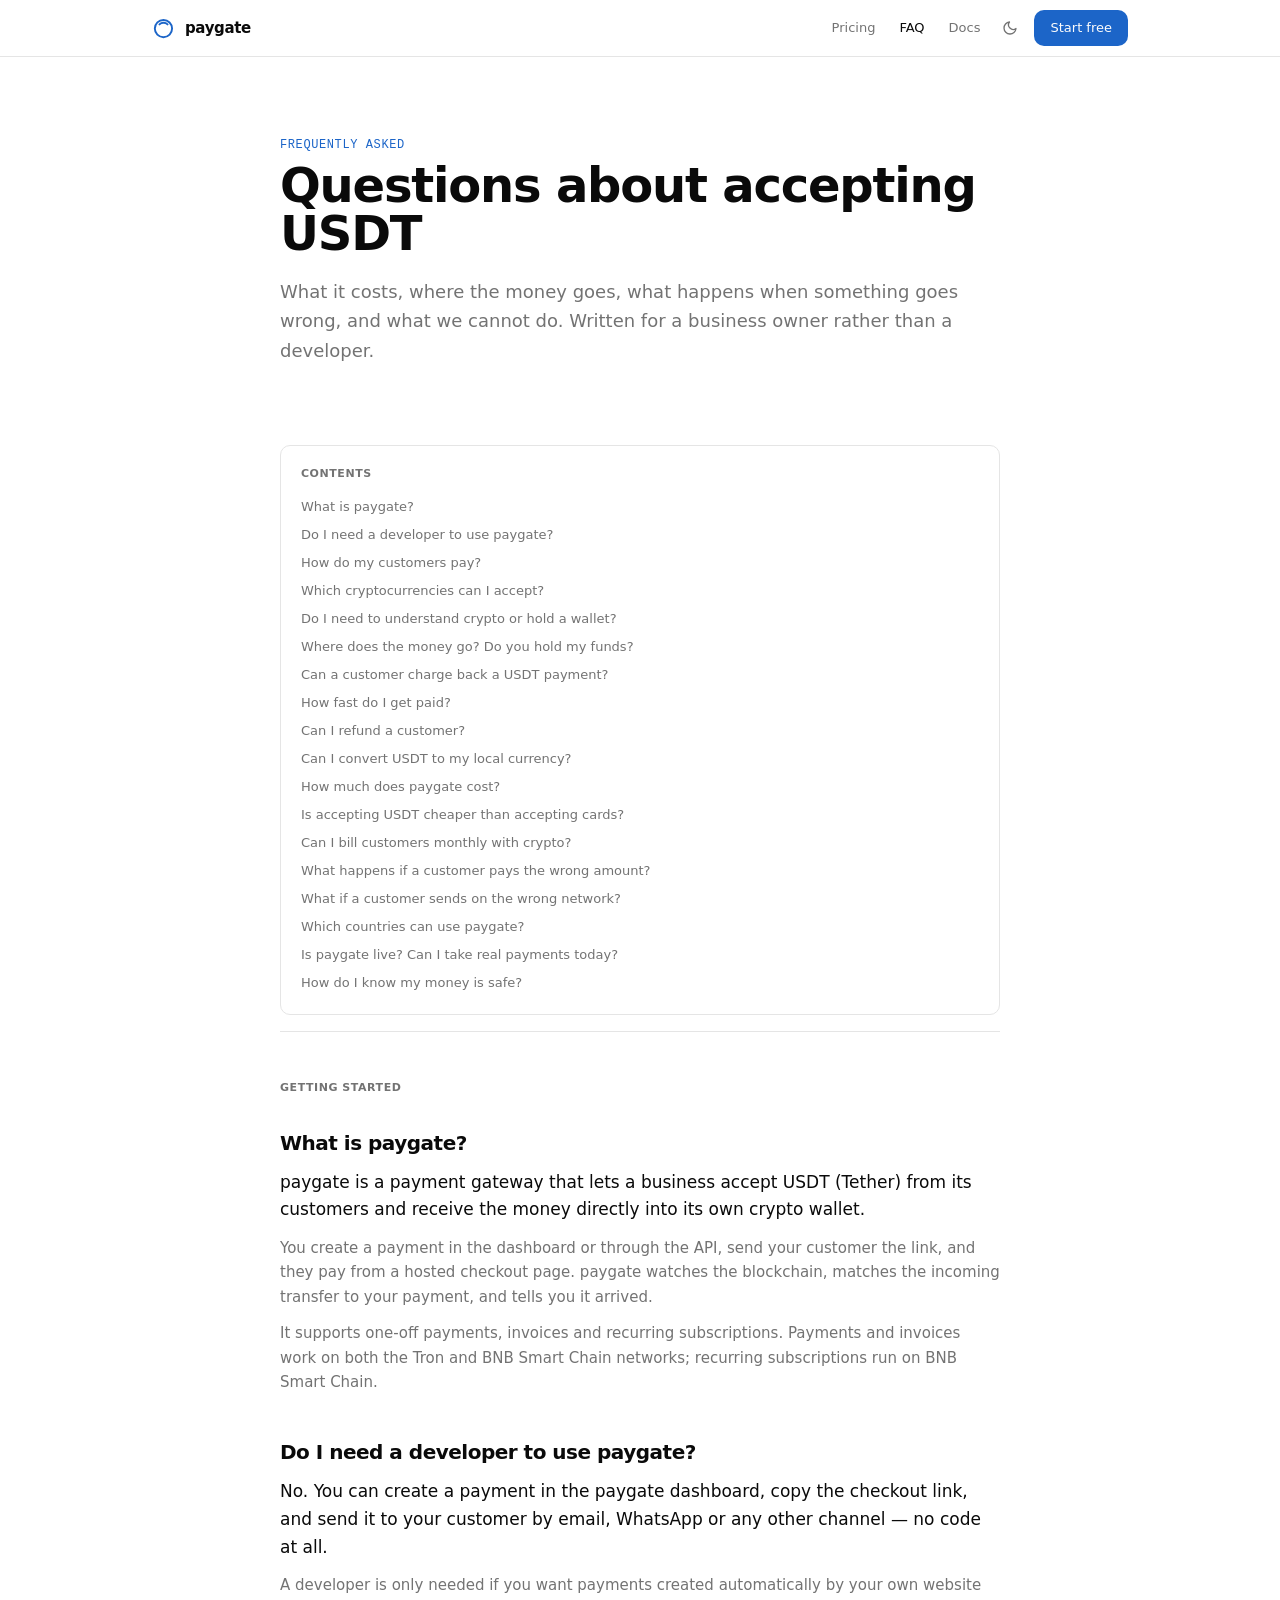
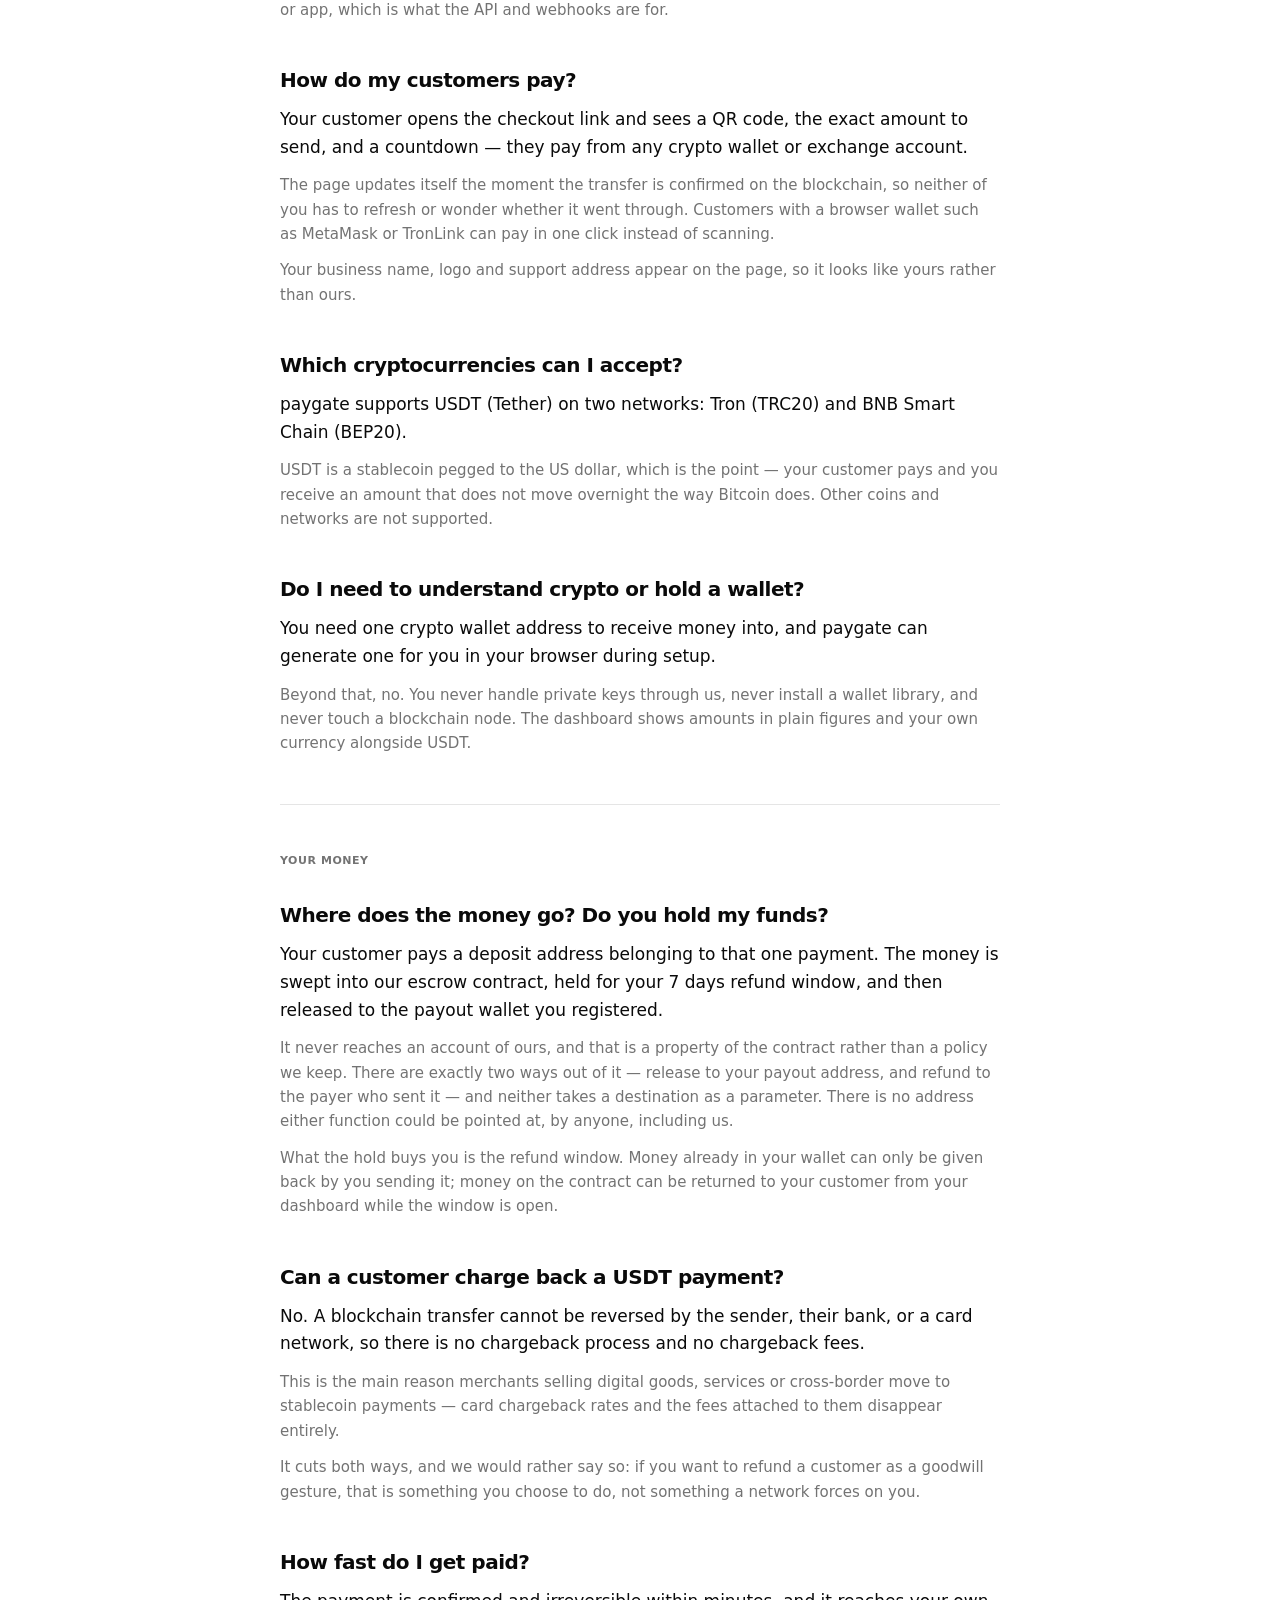
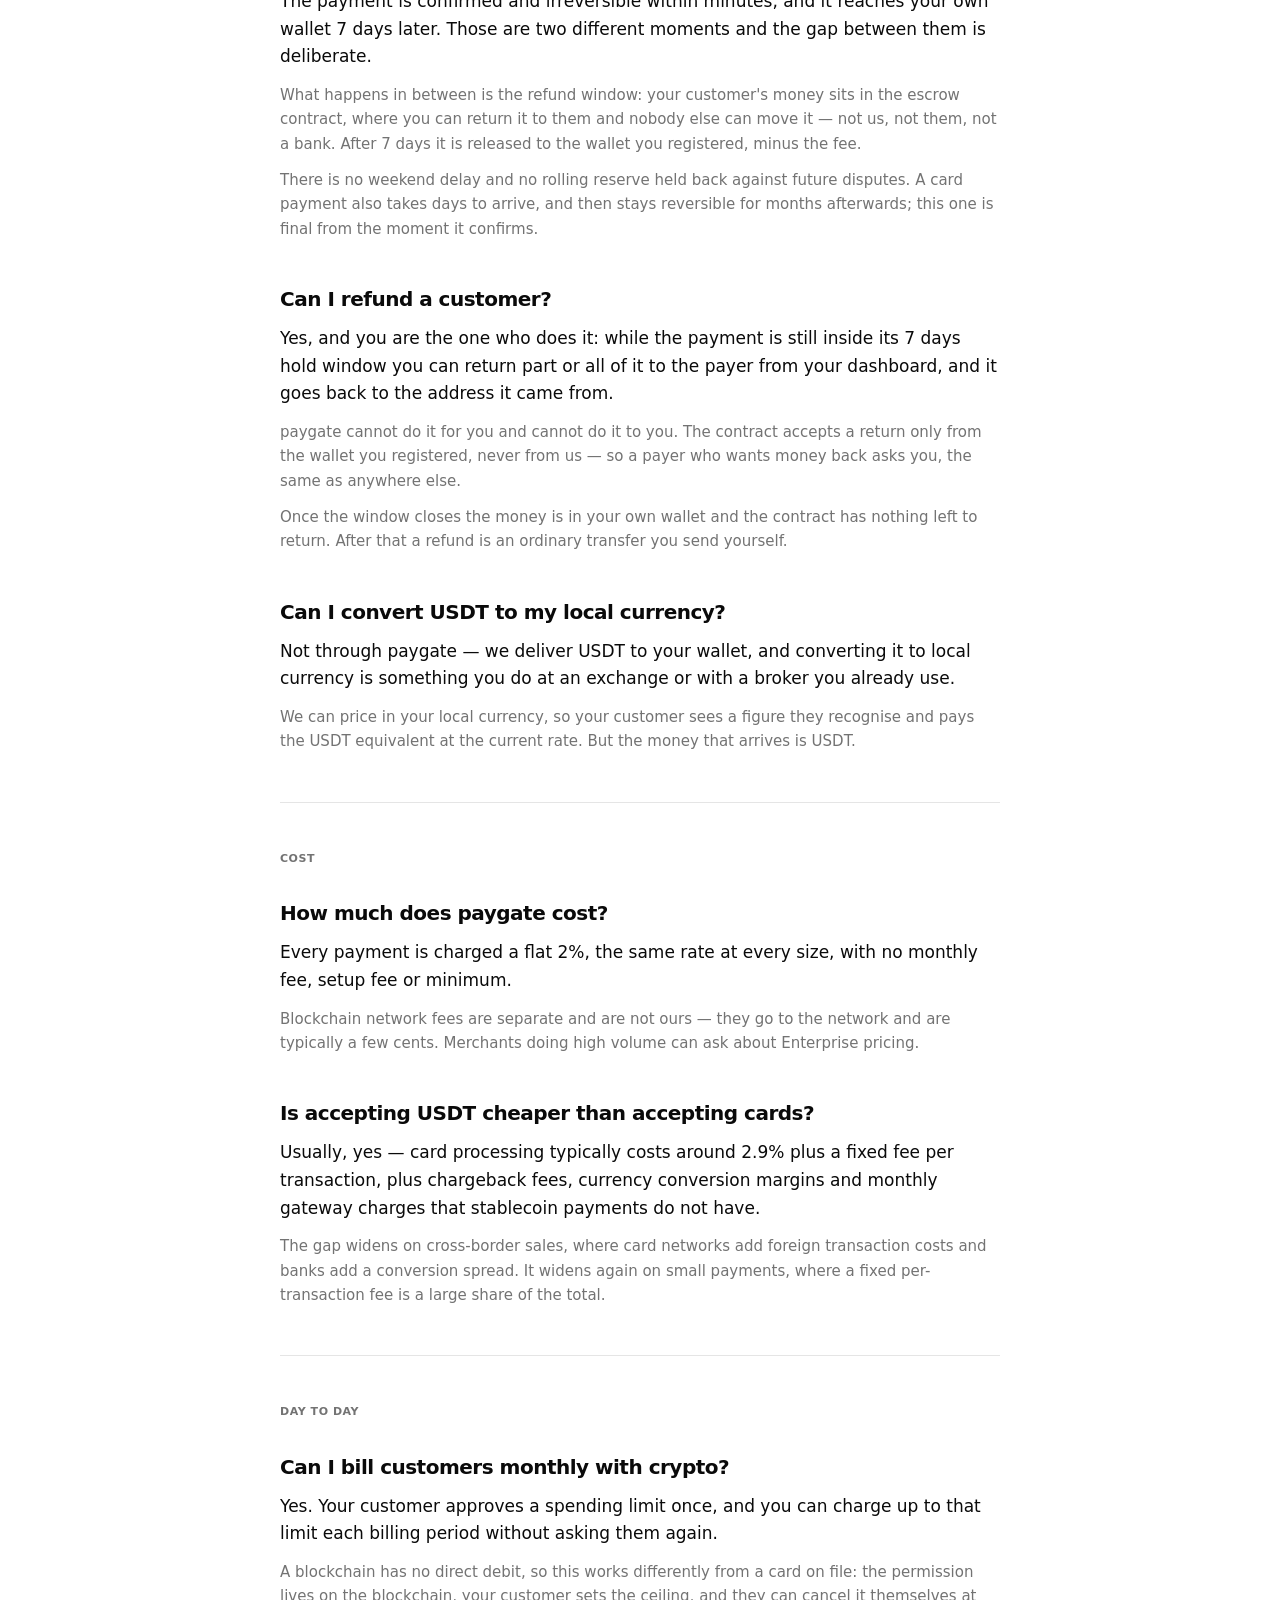
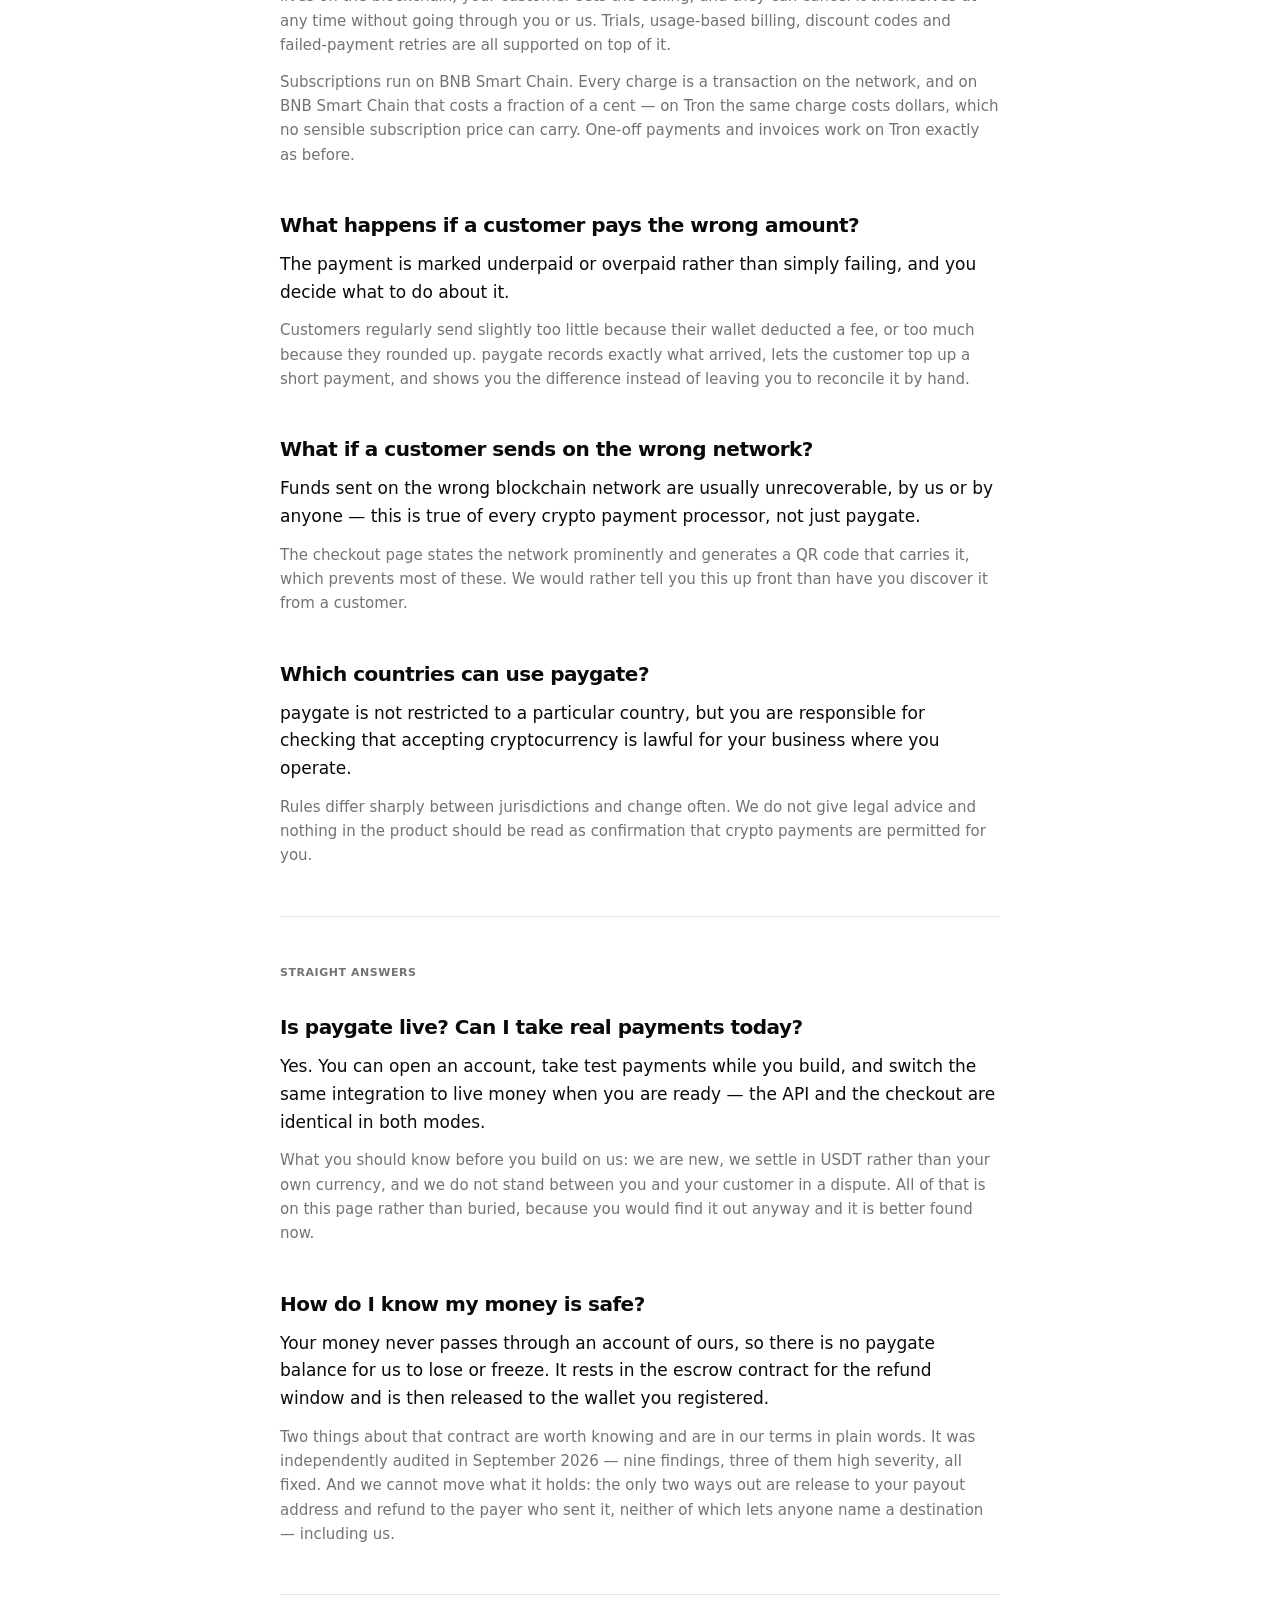
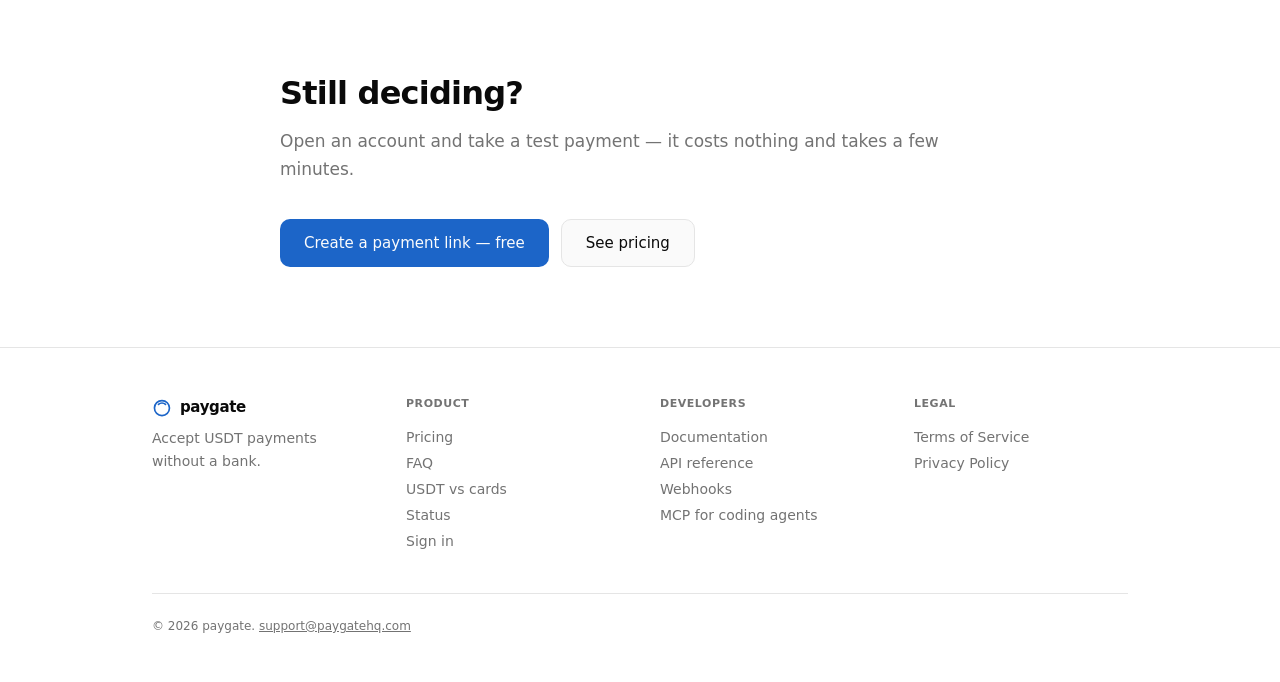
<file: faq/index.html>
<!doctype html>
<html lang="en">
  <head>
    <meta charset="UTF-8" />
    <meta name="viewport" content="width=device-width, initial-scale=1.0" />
    <meta name="color-scheme" content="light dark" />

    <link rel="icon" href="/favicon.svg" type="image/svg+xml" />
    <link rel="apple-touch-icon" href="/apple-touch-icon.png" />
    <link rel="manifest" href="/site.webmanifest" />
    <meta name="theme-color" content="#2f5ee8" />

    <title>USDT payment gateway FAQ — straight answers | paygate</title>
    <meta name="description" content="How USDT payments work for a business: do you need a developer, where the money goes, chargebacks, refunds, fees, and how fast you get paid." />
    <link rel="canonical" href="https://paygatehq.com/faq" />
    <!-- max-snippet:-1 lets a search engine quote a whole answer rather than truncating it
         at 160 characters, which is the difference between appearing in an AI overview and
         being summarised badly by one. -->
    <meta name="robots" content="index, follow, max-snippet:-1, max-image-preview:large, max-video-preview:-1" />

    <meta property="og:type" content="website" />
    <meta property="og:site_name" content="paygate" />
    <meta property="og:url" content="https://paygatehq.com/faq" />
    <meta property="og:title" content="USDT payment gateway FAQ — straight answers | paygate" />
    <meta property="og:description" content="How USDT payments work for a business: do you need a developer, where the money goes, chargebacks, refunds, fees, and how fast you get paid." />
    <meta property="og:locale" content="en_US" />
    <meta property="og:image" content="https://paygatehq.com/og.png" />
    <meta property="og:image:width" content="1200" />
    <meta property="og:image:height" content="630" />
    <meta property="og:image:alt" content="paygate — get paid in USDT. No bank, no chargebacks." />
    <meta name="twitter:image" content="https://paygatehq.com/og.png" />
    <!-- summary_large_image, now that public/og.png exists. This was `summary` while the
         product had no card asset, because a large card with nothing in it looks worse
         than a small one. See scripts/og-template.html. -->
    <meta name="twitter:card" content="summary_large_image" />
    <meta name="twitter:title" content="USDT payment gateway FAQ — straight answers | paygate" />
    <meta name="twitter:description" content="How USDT payments work for a business: do you need a developer, where the money goes, chargebacks, refunds, fees, and how fast you get paid." />

    <script>
      // ═══ CONSENT DEFAULTS, BEFORE ANY TAG CAN LOAD ═══
      //
      // Google Consent Mode v2. Everything is denied here, inline, ahead of the bundle, so
      // that the moment gtag.js arrives it is already in a cookieless state — no
      // identifiers, no storage, aggregate pings only. src/lib/consent.ts sends the single
      // 'update' that lifts this if the visitor accepts.
      //
      // Order is the whole point: a default set AFTER the tag loads is a default that
      // arrived too late, because the cookie is already written.
      window.dataLayer = window.dataLayer || [];
      function gtag() { window.dataLayer.push(arguments); }
      window.gtag = gtag;
      gtag('consent', 'default', {
        ad_storage: 'denied',
        ad_user_data: 'denied',
        ad_personalization: 'denied',
        analytics_storage: 'denied',
        wait_for_update: 500
      });
    </script>

    <script>
      // ═══ THE THEME IS APPLIED BEFORE THE FIRST PAINT, ON PURPOSE ═══
      //
      // Doing it in React means one frame of the light theme on a dark-mode machine — a
      // white flash on arrival, and this is the first page anybody sees of the product.
      try {
        var stored = localStorage.getItem('paygate-site-theme');
        var dark = stored ? stored === 'dark'
          : window.matchMedia('(prefers-color-scheme: dark)').matches;
        if (dark) document.documentElement.classList.add('dark');
      } catch (e) {
        // A browser with storage disabled still gets the system preference below.
      }
    </script>
    <script type="module" crossorigin src="/assets/faq-DKzWPwUy.js"></script>
    <link rel="modulepreload" crossorigin href="/assets/ui-CyjfcMmT.js">
    <link rel="stylesheet" crossorigin href="/assets/ui-BV9Yk3eq.css">
      <link rel="alternate" type="text/markdown" href="/faq.md" />
  </head>
  <body>
    <div id="root"><div class="min-h-svh"><script type="application/ld+json">{"@context":"https://schema.org","@graph":[{"@type":"Organization","@id":"https://paygatehq.com/#organization","name":"paygate","url":"https://paygatehq.com/","description":"Accept USDT payments from customers anywhere. Send a payment link, settle to your own wallet, no chargebacks ever. A flat 2% per payment.","slogan":"Accept USDT payments without a bank"},{"@type":"WebSite","@id":"https://paygatehq.com/#website","name":"paygate","url":"https://paygatehq.com/","description":"Accept USDT payments from customers anywhere. Send a payment link, settle to your own wallet, no chargebacks ever. A flat 2% per payment.","publisher":{"@id":"https://paygatehq.com/#organization"},"inLanguage":"en"},{"@type":"WebPage","@id":"https://paygatehq.com/faq#webpage","url":"https://paygatehq.com/faq","name":"USDT payment gateway FAQ — straight answers | paygate","description":"How USDT payments work for a business: do you need a developer, where the money goes, chargebacks, refunds, fees, and how fast you get paid.","isPartOf":{"@id":"https://paygatehq.com/#website"},"about":{"@id":"https://paygatehq.com/#organization"},"inLanguage":"en"},{"@type":"BreadcrumbList","itemListElement":[{"@type":"ListItem","position":1,"name":"Home","item":"https://paygatehq.com/"},{"@type":"ListItem","position":2,"name":"FAQ","item":"https://paygatehq.com/faq"}]},{"@type":"FAQPage","@id":"https://paygatehq.com/faq#faq","mainEntity":[{"@type":"Question","name":"What is paygate?","acceptedAnswer":{"@type":"Answer","text":"paygate is a payment gateway that lets a business accept USDT (Tether) from its customers and receive the money directly into its own crypto wallet. You create a payment in the dashboard or through the API, send your customer the link, and they pay from a hosted checkout page. paygate watches the blockchain, matches the incoming transfer to your payment, and tells you it arrived. It supports one-off payments, invoices and recurring subscriptions. Payments and invoices work on both the Tron and BNB Smart Chain networks; recurring subscriptions run on BNB Smart Chain."}},{"@type":"Question","name":"Do I need a developer to use paygate?","acceptedAnswer":{"@type":"Answer","text":"No. You can create a payment in the paygate dashboard, copy the checkout link, and send it to your customer by email, WhatsApp or any other channel — no code at all. A developer is only needed if you want payments created automatically by your own website or app, which is what the API and webhooks are for."}},{"@type":"Question","name":"How do my customers pay?","acceptedAnswer":{"@type":"Answer","text":"Your customer opens the checkout link and sees a QR code, the exact amount to send, and a countdown — they pay from any crypto wallet or exchange account. The page updates itself the moment the transfer is confirmed on the blockchain, so neither of you has to refresh or wonder whether it went through. Customers with a browser wallet such as MetaMask or TronLink can pay in one click instead of scanning. Your business name, logo and support address appear on the page, so it looks like yours rather than ours."}},{"@type":"Question","name":"Which cryptocurrencies can I accept?","acceptedAnswer":{"@type":"Answer","text":"paygate supports USDT (Tether) on two networks: Tron (TRC20) and BNB Smart Chain (BEP20). USDT is a stablecoin pegged to the US dollar, which is the point — your customer pays and you receive an amount that does not move overnight the way Bitcoin does. Other coins and networks are not supported."}},{"@type":"Question","name":"Do I need to understand crypto or hold a wallet?","acceptedAnswer":{"@type":"Answer","text":"You need one crypto wallet address to receive money into, and paygate can generate one for you in your browser during setup. Beyond that, no. You never handle private keys through us, never install a wallet library, and never touch a blockchain node. The dashboard shows amounts in plain figures and your own currency alongside USDT."}},{"@type":"Question","name":"Where does the money go? Do you hold my funds?","acceptedAnswer":{"@type":"Answer","text":"Your customer pays a deposit address belonging to that one payment. The money is swept into our escrow contract, held for your 7 days refund window, and then released to the payout wallet you registered. It never reaches an account of ours, and that is a property of the contract rather than a policy we keep. There are exactly two ways out of it — release to your payout address, and refund to the payer who sent it — and neither takes a destination as a parameter. There is no address either function could be pointed at, by anyone, including us. What the hold buys you is the refund window. Money already in your wallet can only be given back by you sending it; money on the contract can be returned to your customer from your dashboard while the window is open."}},{"@type":"Question","name":"Can a customer charge back a USDT payment?","acceptedAnswer":{"@type":"Answer","text":"No. A blockchain transfer cannot be reversed by the sender, their bank, or a card network, so there is no chargeback process and no chargeback fees. This is the main reason merchants selling digital goods, services or cross-border move to stablecoin payments — card chargeback rates and the fees attached to them disappear entirely. It cuts both ways, and we would rather say so: if you want to refund a customer as a goodwill gesture, that is something you choose to do, not something a network forces on you."}},{"@type":"Question","name":"How fast do I get paid?","acceptedAnswer":{"@type":"Answer","text":"The payment is confirmed and irreversible within minutes, and it reaches your own wallet 7 days later. Those are two different moments and the gap between them is deliberate. What happens in between is the refund window: your customer's money sits in the escrow contract, where you can return it to them and nobody else can move it — not us, not them, not a bank. After 7 days it is released to the wallet you registered, minus the fee. There is no weekend delay and no rolling reserve held back against future disputes. A card payment also takes days to arrive, and then stays reversible for months afterwards; this one is final from the moment it confirms."}},{"@type":"Question","name":"Can I refund a customer?","acceptedAnswer":{"@type":"Answer","text":"Yes, and you are the one who does it: while the payment is still inside its 7 days hold window you can return part or all of it to the payer from your dashboard, and it goes back to the address it came from. paygate cannot do it for you and cannot do it to you. The contract accepts a return only from the wallet you registered, never from us — so a payer who wants money back asks you, the same as anywhere else. Once the window closes the money is in your own wallet and the contract has nothing left to return. After that a refund is an ordinary transfer you send yourself."}},{"@type":"Question","name":"Can I convert USDT to my local currency?","acceptedAnswer":{"@type":"Answer","text":"Not through paygate — we deliver USDT to your wallet, and converting it to local currency is something you do at an exchange or with a broker you already use. We can price in your local currency, so your customer sees a figure they recognise and pays the USDT equivalent at the current rate. But the money that arrives is USDT."}},{"@type":"Question","name":"How much does paygate cost?","acceptedAnswer":{"@type":"Answer","text":"Every payment is charged a flat 2%, the same rate at every size, with no monthly fee, setup fee or minimum. Blockchain network fees are separate and are not ours — they go to the network and are typically a few cents. Merchants doing high volume can ask about Enterprise pricing."}},{"@type":"Question","name":"Is accepting USDT cheaper than accepting cards?","acceptedAnswer":{"@type":"Answer","text":"Usually, yes — card processing typically costs around 2.9% plus a fixed fee per transaction, plus chargeback fees, currency conversion margins and monthly gateway charges that stablecoin payments do not have. The gap widens on cross-border sales, where card networks add foreign transaction costs and banks add a conversion spread. It widens again on small payments, where a fixed per-transaction fee is a large share of the total."}},{"@type":"Question","name":"Can I bill customers monthly with crypto?","acceptedAnswer":{"@type":"Answer","text":"Yes. Your customer approves a spending limit once, and you can charge up to that limit each billing period without asking them again. A blockchain has no direct debit, so this works differently from a card on file: the permission lives on the blockchain, your customer sets the ceiling, and they can cancel it themselves at any time without going through you or us. Trials, usage-based billing, discount codes and failed-payment retries are all supported on top of it. Subscriptions run on BNB Smart Chain. Every charge is a transaction on the network, and on BNB Smart Chain that costs a fraction of a cent — on Tron the same charge costs dollars, which no sensible subscription price can carry. One-off payments and invoices work on Tron exactly as before."}},{"@type":"Question","name":"What happens if a customer pays the wrong amount?","acceptedAnswer":{"@type":"Answer","text":"The payment is marked underpaid or overpaid rather than simply failing, and you decide what to do about it. Customers regularly send slightly too little because their wallet deducted a fee, or too much because they rounded up. paygate records exactly what arrived, lets the customer top up a short payment, and shows you the difference instead of leaving you to reconcile it by hand."}},{"@type":"Question","name":"What if a customer sends on the wrong network?","acceptedAnswer":{"@type":"Answer","text":"Funds sent on the wrong blockchain network are usually unrecoverable, by us or by anyone — this is true of every crypto payment processor, not just paygate. The checkout page states the network prominently and generates a QR code that carries it, which prevents most of these. We would rather tell you this up front than have you discover it from a customer."}},{"@type":"Question","name":"Which countries can use paygate?","acceptedAnswer":{"@type":"Answer","text":"paygate is not restricted to a particular country, but you are responsible for checking that accepting cryptocurrency is lawful for your business where you operate. Rules differ sharply between jurisdictions and change often. We do not give legal advice and nothing in the product should be read as confirmation that crypto payments are permitted for you."}},{"@type":"Question","name":"Is paygate live? Can I take real payments today?","acceptedAnswer":{"@type":"Answer","text":"Yes. You can open an account, take test payments while you build, and switch the same integration to live money when you are ready — the API and the checkout are identical in both modes. What you should know before you build on us: we are new, we settle in USDT rather than your own currency, and we do not stand between you and your customer in a dispute. All of that is on this page rather than buried, because you would find it out anyway and it is better found now."}},{"@type":"Question","name":"How do I know my money is safe?","acceptedAnswer":{"@type":"Answer","text":"Your money never passes through an account of ours, so there is no paygate balance for us to lose or freeze. It rests in the escrow contract for the refund window and is then released to the wallet you registered. Two things about that contract are worth knowing and are in our terms in plain words. It was independently audited in September 2026 — nine findings, three of them high severity, all fixed. And we cannot move what it holds: the only two ways out are release to your payout address and refund to the payer who sent it, neither of which lets anyone name a destination — including us."}}]}]}</script><header class="bg-background/85 border-border sticky top-0 z-30 border-b backdrop-blur"><div class="mx-auto flex h-14 max-w-5xl items-center gap-3 px-4 sm:px-6"><a href="/" aria-label="paygate home" class="shrink-0"><span class="flex items-center gap-2.5 "><svg viewBox="0 0 32 32" class="h-[23px] w-[23px] shrink-0 text-[var(--pg-brand)]" fill="none" stroke="currentColor" stroke-width="2.67" stroke-linecap="round" stroke-linejoin="round" role="presentation" aria-hidden="true"><path d="M7.515 7.515a12 12 0 1 0 16.97 16.97a12 12 0 0 0 -16.97 -16.97"></path><path d="M21.657 10.343a8 8 0 0 0 -11.315 0"></path></svg><span class="flex items-baseline gap-2"><span class="text-[15px] font-semibold tracking-tight">paygate</span></span></span></a><nav class="ml-auto hidden items-center gap-1 sm:flex" aria-label="Main"><a href="/pricing" class="rounded-md px-2.5 py-1 text-[13px] transition-colors text-muted-foreground hover:text-foreground">Pricing</a><a href="/faq" aria-current="page" class="rounded-md px-2.5 py-1 text-[13px] transition-colors text-foreground font-medium">FAQ</a><a href="https://developer.paygatehq.com/docs" class="rounded-md px-2.5 py-1 text-[13px] transition-colors text-muted-foreground hover:text-foreground">Docs</a><button type="button" class="text-muted-foreground hover:text-foreground hover:bg-muted flex h-8 w-8 items-center justify-center rounded-md transition-colors" aria-label="Switch theme"><span class="block h-4 w-4"></span></button><a href="https://app.paygatehq.com" data-cta="signup_click" class="inline-flex items-center justify-center gap-2 rounded-lg font-medium transition-colors h-9 px-4 text-[13px] bg-accent text-accent-foreground hover:opacity-90 ml-1">Start free</a></nav><div class="ml-auto flex items-center gap-1.5 sm:hidden"><a href="https://app.paygatehq.com" data-cta="signup_click" class="inline-flex items-center justify-center gap-2 rounded-lg font-medium transition-colors h-9 px-4 text-[13px] bg-accent text-accent-foreground hover:opacity-90">Start free</a><details class="group/nav relative"><summary class="text-muted-foreground hover:text-foreground hover:bg-muted flex h-9 w-9 cursor-pointer list-none items-center justify-center rounded-md transition-colors" aria-label="Menu"><svg class="h-5 w-5 group-open/nav:hidden" viewBox="0 0 24 24" fill="none" stroke="currentColor" stroke-width="2" stroke-linecap="round" stroke-linejoin="round" aria-hidden="true"><path d="M4 7h16"></path><path d="M4 12h16"></path><path d="M4 17h16"></path></svg><svg class="hidden h-5 w-5 group-open/nav:block" viewBox="0 0 24 24" fill="none" stroke="currentColor" stroke-width="2" stroke-linecap="round" stroke-linejoin="round" aria-hidden="true"><path d="M6 6 18 18"></path><path d="M18 6 6 18"></path></svg></summary><div class="border-border bg-card absolute top-full right-0 z-40 mt-2 w-52 rounded-xl border p-1.5 shadow-lg"><nav aria-label="Main"><a href="/pricing" class="hover:bg-muted flex items-center rounded-md px-3 py-2 text-[14px] transition-colors text-muted-foreground hover:text-foreground">Pricing</a><a href="/faq" aria-current="page" class="hover:bg-muted flex items-center rounded-md px-3 py-2 text-[14px] transition-colors text-foreground font-medium">FAQ</a><a href="https://developer.paygatehq.com/docs" class="hover:bg-muted flex items-center rounded-md px-3 py-2 text-[14px] transition-colors text-muted-foreground hover:text-foreground">Docs</a></nav><div class="border-border mt-1.5 border-t pt-1.5"><button type="button" aria-label="Switch theme" class="text-muted-foreground hover:text-foreground hover:bg-muted flex w-full items-center justify-between rounded-md px-3 py-2 text-[14px] transition-colors">Theme<span class="block h-4 w-4"></span></button></div></div></details></div></div></header><main class="mx-auto max-w-3xl px-4 sm:px-6"><header class="py-16 sm:py-20"><p class="text-accent mb-2 font-mono text-xs tracking-wider uppercase">Frequently asked</p><h1 class="text-4xl font-semibold tracking-tight sm:text-5xl">Questions about accepting USDT</h1><p class="text-muted-foreground mt-5 text-lg leading-relaxed">What it costs, where the money goes, what happens when something goes wrong, and what we cannot do. Written for a business owner rather than a developer.</p></header><nav aria-label="Contents" class="border-border mb-4 rounded-lg border p-5"><h2 class="text-muted-foreground mb-3 text-[11px] font-semibold tracking-wider uppercase">Contents</h2><ul class="space-y-1"><li><a href="#what-is-paygate" class="text-muted-foreground hover:text-accent text-[13px] transition-colors">What is paygate?</a></li><li><a href="#do-i-need-a-developer" class="text-muted-foreground hover:text-accent text-[13px] transition-colors">Do I need a developer to use paygate?</a></li><li><a href="#how-do-customers-pay" class="text-muted-foreground hover:text-accent text-[13px] transition-colors">How do my customers pay?</a></li><li><a href="#what-crypto-can-i-accept" class="text-muted-foreground hover:text-accent text-[13px] transition-colors">Which cryptocurrencies can I accept?</a></li><li><a href="#do-i-need-to-understand-crypto" class="text-muted-foreground hover:text-accent text-[13px] transition-colors">Do I need to understand crypto or hold a wallet?</a></li><li><a href="#where-does-the-money-go" class="text-muted-foreground hover:text-accent text-[13px] transition-colors">Where does the money go? Do you hold my funds?</a></li><li><a href="#chargebacks" class="text-muted-foreground hover:text-accent text-[13px] transition-colors">Can a customer charge back a USDT payment?</a></li><li><a href="#how-fast-do-i-get-paid" class="text-muted-foreground hover:text-accent text-[13px] transition-colors">How fast do I get paid?</a></li><li><a href="#refunds" class="text-muted-foreground hover:text-accent text-[13px] transition-colors">Can I refund a customer?</a></li><li><a href="#convert-to-local-currency" class="text-muted-foreground hover:text-accent text-[13px] transition-colors">Can I convert USDT to my local currency?</a></li><li><a href="#what-does-it-cost" class="text-muted-foreground hover:text-accent text-[13px] transition-colors">How much does paygate cost?</a></li><li><a href="#cheaper-than-cards" class="text-muted-foreground hover:text-accent text-[13px] transition-colors">Is accepting USDT cheaper than accepting cards?</a></li><li><a href="#subscriptions" class="text-muted-foreground hover:text-accent text-[13px] transition-colors">Can I bill customers monthly with crypto?</a></li><li><a href="#underpaid-overpaid" class="text-muted-foreground hover:text-accent text-[13px] transition-colors">What happens if a customer pays the wrong amount?</a></li><li><a href="#wrong-network" class="text-muted-foreground hover:text-accent text-[13px] transition-colors">What if a customer sends on the wrong network?</a></li><li><a href="#which-countries" class="text-muted-foreground hover:text-accent text-[13px] transition-colors">Which countries can use paygate?</a></li><li><a href="#is-it-live" class="text-muted-foreground hover:text-accent text-[13px] transition-colors">Is paygate live? Can I take real payments today?</a></li><li><a href="#is-it-safe" class="text-muted-foreground hover:text-accent text-[13px] transition-colors">How do I know my money is safe?</a></li></ul></nav><section class="border-border border-t py-12"><h2 class="text-muted-foreground mb-8 text-[11px] font-semibold tracking-wider uppercase">Getting started</h2><div class="space-y-11"><article id="what-is-paygate" style="scroll-margin-top:5rem"><h3 class="text-xl font-semibold tracking-tight">What is paygate?</h3><p class="mt-3 text-[17px] leading-relaxed">paygate is a payment gateway that lets a business accept USDT (Tether) from its customers and receive the money directly into its own crypto wallet.</p><p class="text-muted-foreground mt-3 text-[15px] leading-relaxed">You create a payment in the dashboard or through the API, send your customer the link, and they pay from a hosted checkout page. paygate watches the blockchain, matches the incoming transfer to your payment, and tells you it arrived.</p><p class="text-muted-foreground mt-3 text-[15px] leading-relaxed">It supports one-off payments, invoices and recurring subscriptions. Payments and invoices work on both the Tron and BNB Smart Chain networks; recurring subscriptions run on BNB Smart Chain.</p></article><article id="do-i-need-a-developer" style="scroll-margin-top:5rem"><h3 class="text-xl font-semibold tracking-tight">Do I need a developer to use paygate?</h3><p class="mt-3 text-[17px] leading-relaxed">No. You can create a payment in the paygate dashboard, copy the checkout link, and send it to your customer by email, WhatsApp or any other channel — no code at all.</p><p class="text-muted-foreground mt-3 text-[15px] leading-relaxed">A developer is only needed if you want payments created automatically by your own website or app, which is what the API and webhooks are for.</p></article><article id="how-do-customers-pay" style="scroll-margin-top:5rem"><h3 class="text-xl font-semibold tracking-tight">How do my customers pay?</h3><p class="mt-3 text-[17px] leading-relaxed">Your customer opens the checkout link and sees a QR code, the exact amount to send, and a countdown — they pay from any crypto wallet or exchange account.</p><p class="text-muted-foreground mt-3 text-[15px] leading-relaxed">The page updates itself the moment the transfer is confirmed on the blockchain, so neither of you has to refresh or wonder whether it went through. Customers with a browser wallet such as MetaMask or TronLink can pay in one click instead of scanning.</p><p class="text-muted-foreground mt-3 text-[15px] leading-relaxed">Your business name, logo and support address appear on the page, so it looks like yours rather than ours.</p></article><article id="what-crypto-can-i-accept" style="scroll-margin-top:5rem"><h3 class="text-xl font-semibold tracking-tight">Which cryptocurrencies can I accept?</h3><p class="mt-3 text-[17px] leading-relaxed">paygate supports USDT (Tether) on two networks: Tron (TRC20) and BNB Smart Chain (BEP20).</p><p class="text-muted-foreground mt-3 text-[15px] leading-relaxed">USDT is a stablecoin pegged to the US dollar, which is the point — your customer pays and you receive an amount that does not move overnight the way Bitcoin does. Other coins and networks are not supported.</p></article><article id="do-i-need-to-understand-crypto" style="scroll-margin-top:5rem"><h3 class="text-xl font-semibold tracking-tight">Do I need to understand crypto or hold a wallet?</h3><p class="mt-3 text-[17px] leading-relaxed">You need one crypto wallet address to receive money into, and paygate can generate one for you in your browser during setup.</p><p class="text-muted-foreground mt-3 text-[15px] leading-relaxed">Beyond that, no. You never handle private keys through us, never install a wallet library, and never touch a blockchain node. The dashboard shows amounts in plain figures and your own currency alongside USDT.</p></article></div></section><section class="border-border border-t py-12"><h2 class="text-muted-foreground mb-8 text-[11px] font-semibold tracking-wider uppercase">Your money</h2><div class="space-y-11"><article id="where-does-the-money-go" style="scroll-margin-top:5rem"><h3 class="text-xl font-semibold tracking-tight">Where does the money go? Do you hold my funds?</h3><p class="mt-3 text-[17px] leading-relaxed">Your customer pays a deposit address belonging to that one payment. The money is swept into our escrow contract, held for your 7 days refund window, and then released to the payout wallet you registered.</p><p class="text-muted-foreground mt-3 text-[15px] leading-relaxed">It never reaches an account of ours, and that is a property of the contract rather than a policy we keep. There are exactly two ways out of it — release to your payout address, and refund to the payer who sent it — and neither takes a destination as a parameter. There is no address either function could be pointed at, by anyone, including us.</p><p class="text-muted-foreground mt-3 text-[15px] leading-relaxed">What the hold buys you is the refund window. Money already in your wallet can only be given back by you sending it; money on the contract can be returned to your customer from your dashboard while the window is open.</p></article><article id="chargebacks" style="scroll-margin-top:5rem"><h3 class="text-xl font-semibold tracking-tight">Can a customer charge back a USDT payment?</h3><p class="mt-3 text-[17px] leading-relaxed">No. A blockchain transfer cannot be reversed by the sender, their bank, or a card network, so there is no chargeback process and no chargeback fees.</p><p class="text-muted-foreground mt-3 text-[15px] leading-relaxed">This is the main reason merchants selling digital goods, services or cross-border move to stablecoin payments — card chargeback rates and the fees attached to them disappear entirely.</p><p class="text-muted-foreground mt-3 text-[15px] leading-relaxed">It cuts both ways, and we would rather say so: if you want to refund a customer as a goodwill gesture, that is something you choose to do, not something a network forces on you.</p></article><article id="how-fast-do-i-get-paid" style="scroll-margin-top:5rem"><h3 class="text-xl font-semibold tracking-tight">How fast do I get paid?</h3><p class="mt-3 text-[17px] leading-relaxed">The payment is confirmed and irreversible within minutes, and it reaches your own wallet 7 days later. Those are two different moments and the gap between them is deliberate.</p><p class="text-muted-foreground mt-3 text-[15px] leading-relaxed">What happens in between is the refund window: your customer&#x27;s money sits in the escrow contract, where you can return it to them and nobody else can move it — not us, not them, not a bank. After 7 days it is released to the wallet you registered, minus the fee.</p><p class="text-muted-foreground mt-3 text-[15px] leading-relaxed">There is no weekend delay and no rolling reserve held back against future disputes. A card payment also takes days to arrive, and then stays reversible for months afterwards; this one is final from the moment it confirms.</p></article><article id="refunds" style="scroll-margin-top:5rem"><h3 class="text-xl font-semibold tracking-tight">Can I refund a customer?</h3><p class="mt-3 text-[17px] leading-relaxed">Yes, and you are the one who does it: while the payment is still inside its 7 days hold window you can return part or all of it to the payer from your dashboard, and it goes back to the address it came from.</p><p class="text-muted-foreground mt-3 text-[15px] leading-relaxed">paygate cannot do it for you and cannot do it to you. The contract accepts a return only from the wallet you registered, never from us — so a payer who wants money back asks you, the same as anywhere else.</p><p class="text-muted-foreground mt-3 text-[15px] leading-relaxed">Once the window closes the money is in your own wallet and the contract has nothing left to return. After that a refund is an ordinary transfer you send yourself.</p></article><article id="convert-to-local-currency" style="scroll-margin-top:5rem"><h3 class="text-xl font-semibold tracking-tight">Can I convert USDT to my local currency?</h3><p class="mt-3 text-[17px] leading-relaxed">Not through paygate — we deliver USDT to your wallet, and converting it to local currency is something you do at an exchange or with a broker you already use.</p><p class="text-muted-foreground mt-3 text-[15px] leading-relaxed">We can price in your local currency, so your customer sees a figure they recognise and pays the USDT equivalent at the current rate. But the money that arrives is USDT.</p></article></div></section><section class="border-border border-t py-12"><h2 class="text-muted-foreground mb-8 text-[11px] font-semibold tracking-wider uppercase">Cost</h2><div class="space-y-11"><article id="what-does-it-cost" style="scroll-margin-top:5rem"><h3 class="text-xl font-semibold tracking-tight">How much does paygate cost?</h3><p class="mt-3 text-[17px] leading-relaxed">Every payment is charged a flat 2%, the same rate at every size, with no monthly fee, setup fee or minimum.</p><p class="text-muted-foreground mt-3 text-[15px] leading-relaxed">Blockchain network fees are separate and are not ours — they go to the network and are typically a few cents. Merchants doing high volume can ask about Enterprise pricing.</p></article><article id="cheaper-than-cards" style="scroll-margin-top:5rem"><h3 class="text-xl font-semibold tracking-tight">Is accepting USDT cheaper than accepting cards?</h3><p class="mt-3 text-[17px] leading-relaxed">Usually, yes — card processing typically costs around 2.9% plus a fixed fee per transaction, plus chargeback fees, currency conversion margins and monthly gateway charges that stablecoin payments do not have.</p><p class="text-muted-foreground mt-3 text-[15px] leading-relaxed">The gap widens on cross-border sales, where card networks add foreign transaction costs and banks add a conversion spread. It widens again on small payments, where a fixed per-transaction fee is a large share of the total.</p></article></div></section><section class="border-border border-t py-12"><h2 class="text-muted-foreground mb-8 text-[11px] font-semibold tracking-wider uppercase">Day to day</h2><div class="space-y-11"><article id="subscriptions" style="scroll-margin-top:5rem"><h3 class="text-xl font-semibold tracking-tight">Can I bill customers monthly with crypto?</h3><p class="mt-3 text-[17px] leading-relaxed">Yes. Your customer approves a spending limit once, and you can charge up to that limit each billing period without asking them again.</p><p class="text-muted-foreground mt-3 text-[15px] leading-relaxed">A blockchain has no direct debit, so this works differently from a card on file: the permission lives on the blockchain, your customer sets the ceiling, and they can cancel it themselves at any time without going through you or us. Trials, usage-based billing, discount codes and failed-payment retries are all supported on top of it.</p><p class="text-muted-foreground mt-3 text-[15px] leading-relaxed">Subscriptions run on BNB Smart Chain. Every charge is a transaction on the network, and on BNB Smart Chain that costs a fraction of a cent — on Tron the same charge costs dollars, which no sensible subscription price can carry. One-off payments and invoices work on Tron exactly as before.</p></article><article id="underpaid-overpaid" style="scroll-margin-top:5rem"><h3 class="text-xl font-semibold tracking-tight">What happens if a customer pays the wrong amount?</h3><p class="mt-3 text-[17px] leading-relaxed">The payment is marked underpaid or overpaid rather than simply failing, and you decide what to do about it.</p><p class="text-muted-foreground mt-3 text-[15px] leading-relaxed">Customers regularly send slightly too little because their wallet deducted a fee, or too much because they rounded up. paygate records exactly what arrived, lets the customer top up a short payment, and shows you the difference instead of leaving you to reconcile it by hand.</p></article><article id="wrong-network" style="scroll-margin-top:5rem"><h3 class="text-xl font-semibold tracking-tight">What if a customer sends on the wrong network?</h3><p class="mt-3 text-[17px] leading-relaxed">Funds sent on the wrong blockchain network are usually unrecoverable, by us or by anyone — this is true of every crypto payment processor, not just paygate.</p><p class="text-muted-foreground mt-3 text-[15px] leading-relaxed">The checkout page states the network prominently and generates a QR code that carries it, which prevents most of these. We would rather tell you this up front than have you discover it from a customer.</p></article><article id="which-countries" style="scroll-margin-top:5rem"><h3 class="text-xl font-semibold tracking-tight">Which countries can use paygate?</h3><p class="mt-3 text-[17px] leading-relaxed">paygate is not restricted to a particular country, but you are responsible for checking that accepting cryptocurrency is lawful for your business where you operate.</p><p class="text-muted-foreground mt-3 text-[15px] leading-relaxed">Rules differ sharply between jurisdictions and change often. We do not give legal advice and nothing in the product should be read as confirmation that crypto payments are permitted for you.</p></article></div></section><section class="border-border border-t py-12"><h2 class="text-muted-foreground mb-8 text-[11px] font-semibold tracking-wider uppercase">Straight answers</h2><div class="space-y-11"><article id="is-it-live" style="scroll-margin-top:5rem"><h3 class="text-xl font-semibold tracking-tight">Is paygate live? Can I take real payments today?</h3><p class="mt-3 text-[17px] leading-relaxed">Yes. You can open an account, take test payments while you build, and switch the same integration to live money when you are ready — the API and the checkout are identical in both modes.</p><p class="text-muted-foreground mt-3 text-[15px] leading-relaxed">What you should know before you build on us: we are new, we settle in USDT rather than your own currency, and we do not stand between you and your customer in a dispute. All of that is on this page rather than buried, because you would find it out anyway and it is better found now.</p></article><article id="is-it-safe" style="scroll-margin-top:5rem"><h3 class="text-xl font-semibold tracking-tight">How do I know my money is safe?</h3><p class="mt-3 text-[17px] leading-relaxed">Your money never passes through an account of ours, so there is no paygate balance for us to lose or freeze. It rests in the escrow contract for the refund window and is then released to the wallet you registered.</p><p class="text-muted-foreground mt-3 text-[15px] leading-relaxed">Two things about that contract are worth knowing and are in our terms in plain words. It was independently audited in September 2026 — nine findings, three of them high severity, all fixed. And we cannot move what it holds: the only two ways out are release to your payout address and refund to the payer who sent it, neither of which lets anyone name a destination — including us.</p></article></div></section><section class="border-border border-t reveal py-16 sm:py-20"><h2 class="max-w-3xl text-[26px] font-semibold tracking-tight sm:text-[32px] sm:leading-[1.15]">Still deciding?</h2><p class="text-muted-foreground mt-4 max-w-2xl text-[17px] leading-relaxed">Open an account and take a test payment — it costs nothing and takes a few minutes.</p><div class="mt-9"><div class="flex flex-wrap gap-3"><a href="https://app.paygatehq.com" data-cta="signup_click" class="inline-flex items-center justify-center gap-2 rounded-lg font-medium transition-colors h-12 px-6 text-[15px] bg-accent text-accent-foreground hover:opacity-90">Create a payment link — free</a><a href="/pricing" class="inline-flex h-12 items-center justify-center gap-2 rounded-lg px-6 text-[15px] font-medium transition-all border-border bg-card hover:border-accent/60 hover:shadow-md border">See pricing</a></div></div></section></main><footer class="border-border border-t py-12"><div class="mx-auto max-w-5xl px-4 sm:px-6"><div class="grid gap-10 sm:grid-cols-4"><div><p class="flex items-center gap-2"><svg viewBox="0 0 32 32" class="text-accent h-5 w-5" fill="none" stroke="currentColor" stroke-width="2.67" stroke-linecap="round" stroke-linejoin="round" role="img" aria-label="paygate"><path d="M7.515 7.515a12 12 0 1 0 16.97 16.97a12 12 0 0 0 -16.97 -16.97"></path><path d="M21.657 10.343a8 8 0 0 0 -11.315 0"></path></svg><span class="text-[15px] font-semibold tracking-tight">paygate</span></p><p class="text-muted-foreground mt-2 text-sm leading-relaxed">Accept USDT payments without a bank.</p></div><div><h2 class="text-muted-foreground mb-3 text-[11px] font-semibold tracking-wider uppercase">Product</h2><ul class="space-y-0.5"><li><a href="/pricing" class="text-muted-foreground hover:text-foreground inline-block py-0.5 text-sm transition-colors">Pricing</a></li><li><a href="/faq" class="text-muted-foreground hover:text-foreground inline-block py-0.5 text-sm transition-colors">FAQ</a></li><li><a href="/vs-cards" class="text-muted-foreground hover:text-foreground inline-block py-0.5 text-sm transition-colors">USDT vs cards</a></li><li><a href="https://status.paygatehq.com" class="text-muted-foreground hover:text-foreground inline-block py-0.5 text-sm transition-colors">Status</a></li><li><a href="https://app.paygatehq.com" class="text-muted-foreground hover:text-foreground inline-block py-0.5 text-sm transition-colors">Sign in</a></li></ul></div><div><h2 class="text-muted-foreground mb-3 text-[11px] font-semibold tracking-wider uppercase">Developers</h2><ul class="space-y-0.5"><li><a href="https://developer.paygatehq.com/docs" class="text-muted-foreground hover:text-foreground inline-block py-0.5 text-sm transition-colors">Documentation</a></li><li><a href="https://developer.paygatehq.com/docs/api" class="text-muted-foreground hover:text-foreground inline-block py-0.5 text-sm transition-colors">API reference</a></li><li><a href="https://developer.paygatehq.com/docs/webhooks" class="text-muted-foreground hover:text-foreground inline-block py-0.5 text-sm transition-colors">Webhooks</a></li><li><a href="https://developer.paygatehq.com/docs/mcp" class="text-muted-foreground hover:text-foreground inline-block py-0.5 text-sm transition-colors">MCP for coding agents</a></li></ul></div><div><h2 class="text-muted-foreground mb-3 text-[11px] font-semibold tracking-wider uppercase">Legal</h2><ul class="space-y-0.5"><li><a href="/terms" class="text-muted-foreground hover:text-foreground inline-block py-0.5 text-sm transition-colors">Terms of Service</a></li><li><a href="/privacy" class="text-muted-foreground hover:text-foreground inline-block py-0.5 text-sm transition-colors">Privacy Policy</a></li></ul></div></div><p class="text-muted-foreground border-border mt-10 border-t pt-6 text-xs">© <!-- -->2026<!-- --> <!-- -->paygate<!-- -->.<!-- --> <a href="mailto:support@paygatehq.com" class="hover:text-foreground underline">support@paygatehq.com</a></p></div></footer></div></div>
  </body>
</html>
</file>
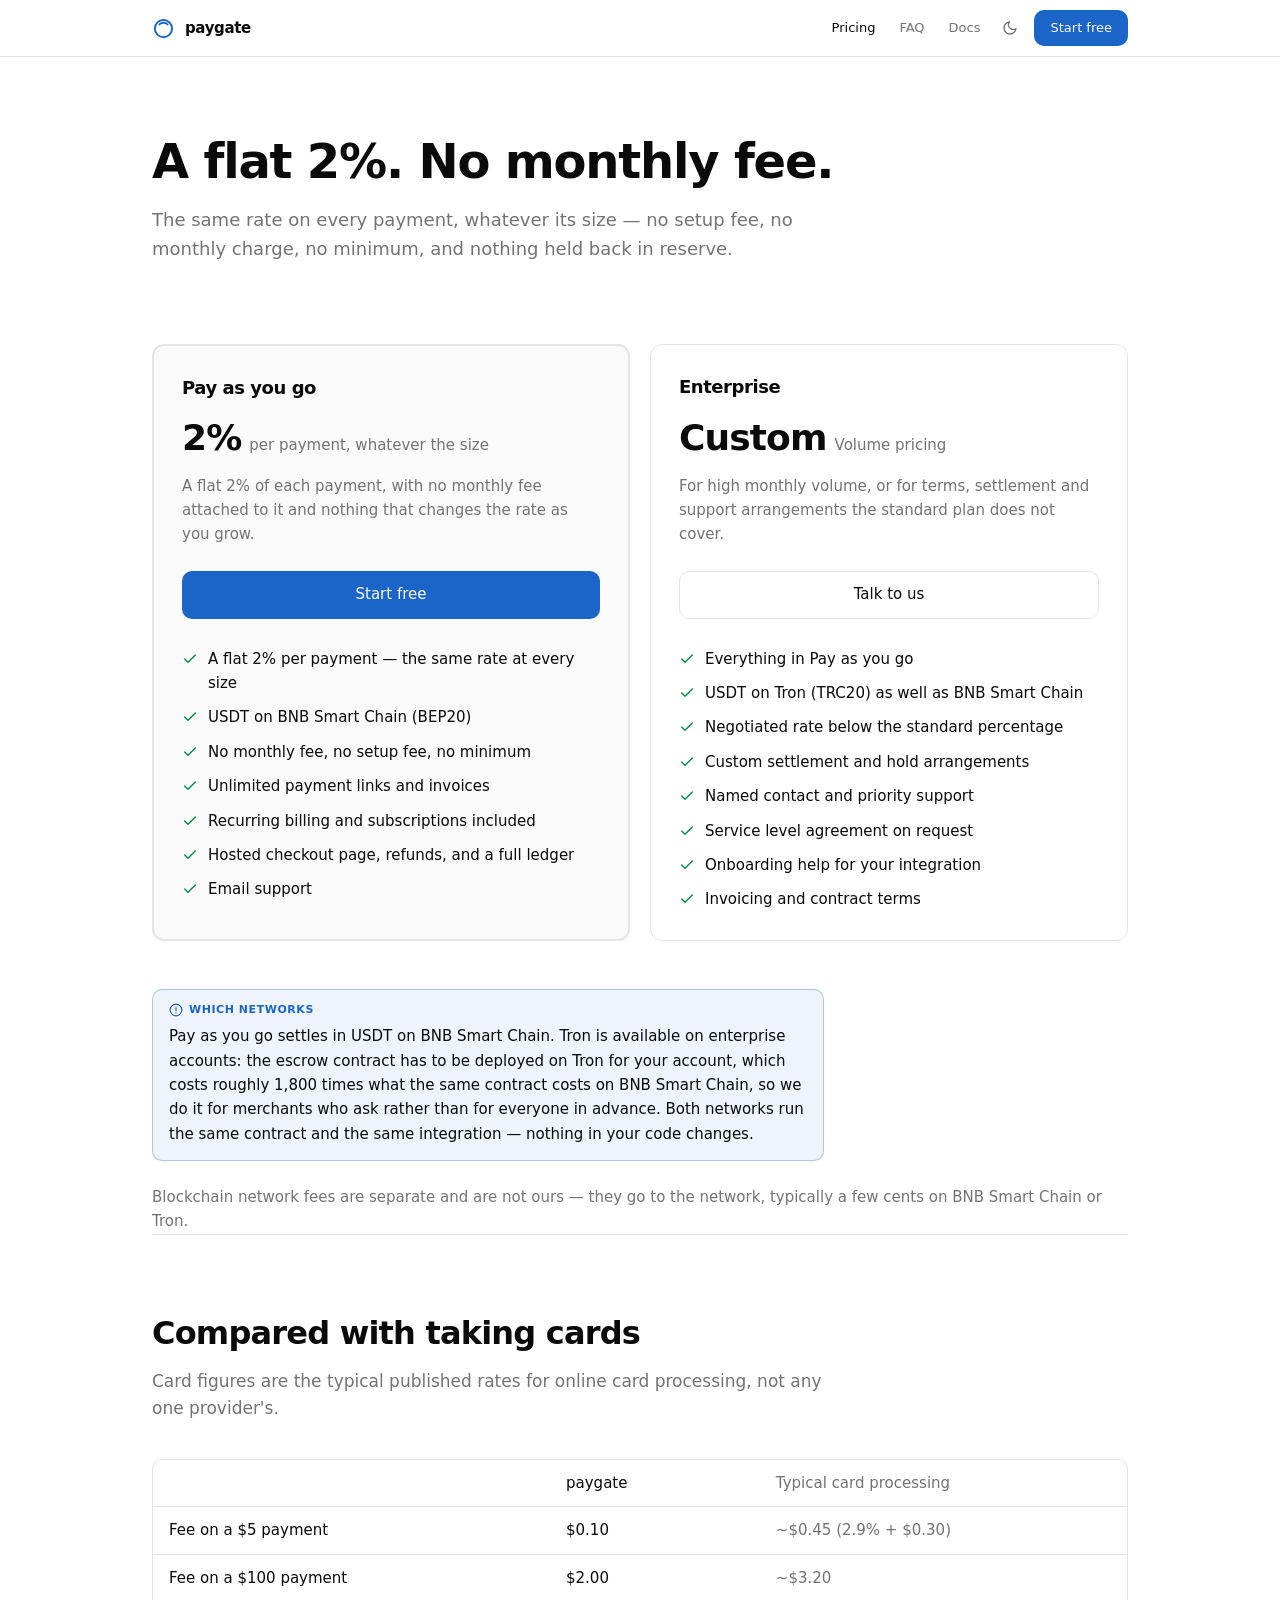
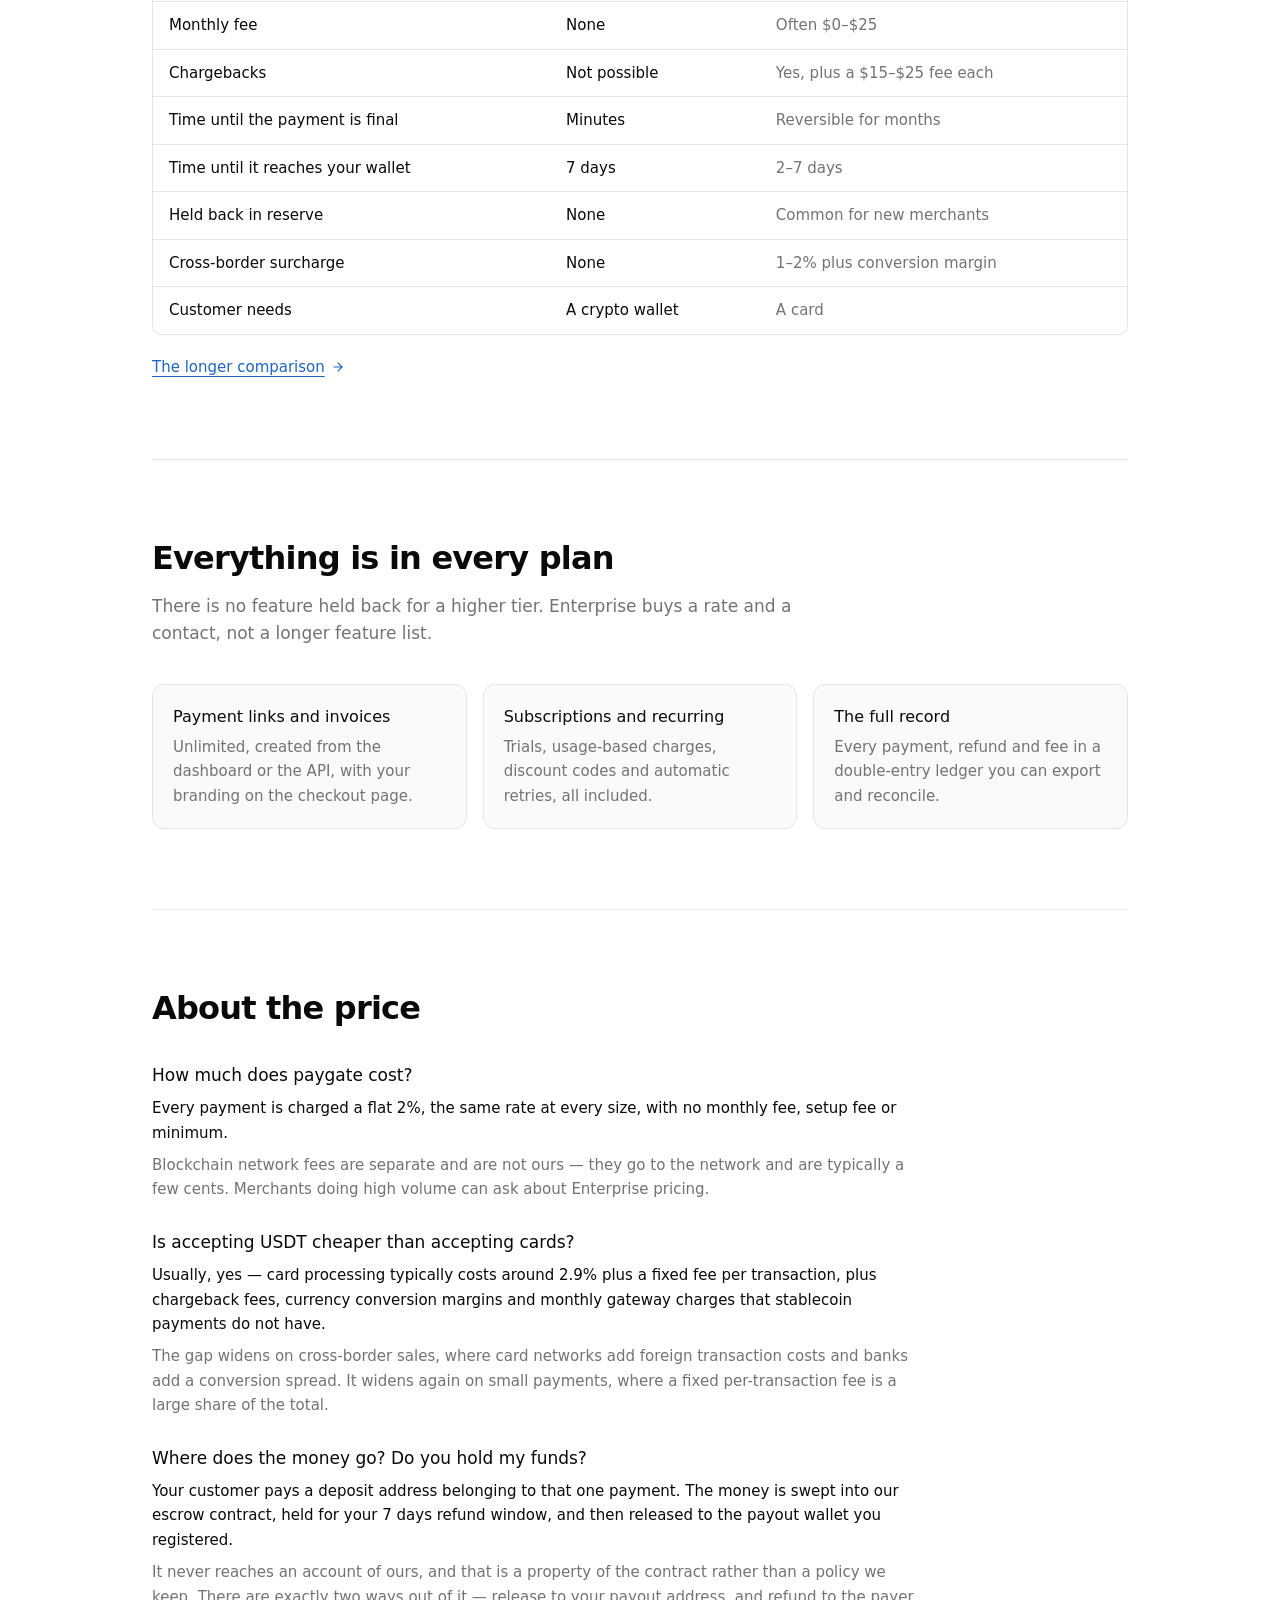
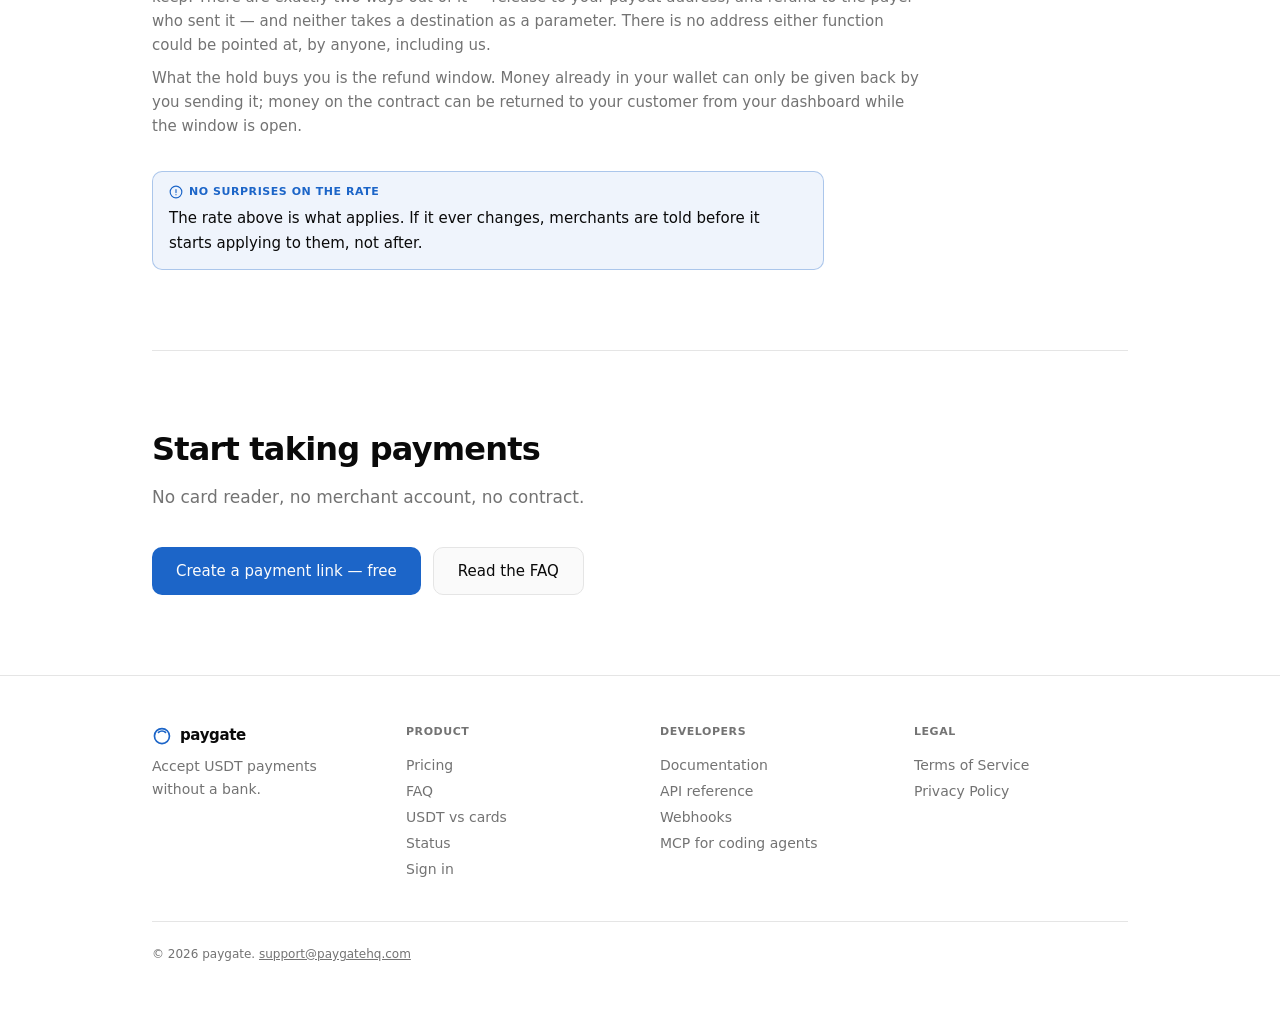
<file: pricing/index.html>
<!doctype html>
<html lang="en">
  <head>
    <meta charset="UTF-8" />
    <meta name="viewport" content="width=device-width, initial-scale=1.0" />
    <meta name="color-scheme" content="light dark" />

    <link rel="icon" href="/favicon.svg" type="image/svg+xml" />
    <link rel="apple-touch-icon" href="/apple-touch-icon.png" />
    <link rel="manifest" href="/site.webmanifest" />
    <meta name="theme-color" content="#2f5ee8" />

    <title>Pricing — a flat 2% per payment, no monthly fee | paygate</title>
    <meta name="description" content="paygate pricing: a flat 2% per payment, the same rate at every size, no monthly fee and no setup fee. Enterprise rates for high volume." />
    <link rel="canonical" href="https://paygatehq.com/pricing" />
    <!-- max-snippet:-1 lets a search engine quote a whole answer rather than truncating it
         at 160 characters, which is the difference between appearing in an AI overview and
         being summarised badly by one. -->
    <meta name="robots" content="index, follow, max-snippet:-1, max-image-preview:large, max-video-preview:-1" />

    <meta property="og:type" content="website" />
    <meta property="og:site_name" content="paygate" />
    <meta property="og:url" content="https://paygatehq.com/pricing" />
    <meta property="og:title" content="Pricing — a flat 2% per payment, no monthly fee | paygate" />
    <meta property="og:description" content="paygate pricing: a flat 2% per payment, the same rate at every size, no monthly fee and no setup fee. Enterprise rates for high volume." />
    <meta property="og:locale" content="en_US" />
    <meta property="og:image" content="https://paygatehq.com/og.png" />
    <meta property="og:image:width" content="1200" />
    <meta property="og:image:height" content="630" />
    <meta property="og:image:alt" content="paygate — get paid in USDT. No bank, no chargebacks." />
    <meta name="twitter:image" content="https://paygatehq.com/og.png" />
    <!-- summary_large_image, now that public/og.png exists. This was `summary` while the
         product had no card asset, because a large card with nothing in it looks worse
         than a small one. See scripts/og-template.html. -->
    <meta name="twitter:card" content="summary_large_image" />
    <meta name="twitter:title" content="Pricing — a flat 2% per payment, no monthly fee | paygate" />
    <meta name="twitter:description" content="paygate pricing: a flat 2% per payment, the same rate at every size, no monthly fee and no setup fee. Enterprise rates for high volume." />

    <script>
      // ═══ CONSENT DEFAULTS, BEFORE ANY TAG CAN LOAD ═══
      //
      // Google Consent Mode v2. Everything is denied here, inline, ahead of the bundle, so
      // that the moment gtag.js arrives it is already in a cookieless state — no
      // identifiers, no storage, aggregate pings only. src/lib/consent.ts sends the single
      // 'update' that lifts this if the visitor accepts.
      //
      // Order is the whole point: a default set AFTER the tag loads is a default that
      // arrived too late, because the cookie is already written.
      window.dataLayer = window.dataLayer || [];
      function gtag() { window.dataLayer.push(arguments); }
      window.gtag = gtag;
      gtag('consent', 'default', {
        ad_storage: 'denied',
        ad_user_data: 'denied',
        ad_personalization: 'denied',
        analytics_storage: 'denied',
        wait_for_update: 500
      });
    </script>

    <script>
      // ═══ THE THEME IS APPLIED BEFORE THE FIRST PAINT, ON PURPOSE ═══
      //
      // Doing it in React means one frame of the light theme on a dark-mode machine — a
      // white flash on arrival, and this is the first page anybody sees of the product.
      try {
        var stored = localStorage.getItem('paygate-site-theme');
        var dark = stored ? stored === 'dark'
          : window.matchMedia('(prefers-color-scheme: dark)').matches;
        if (dark) document.documentElement.classList.add('dark');
      } catch (e) {
        // A browser with storage disabled still gets the system preference below.
      }
    </script>
    <script type="module" crossorigin src="/assets/pricing-DZb4wVT_.js"></script>
    <link rel="modulepreload" crossorigin href="/assets/ui-CyjfcMmT.js">
    <link rel="stylesheet" crossorigin href="/assets/ui-BV9Yk3eq.css">
      <link rel="alternate" type="text/markdown" href="/pricing.md" />
  </head>
  <body>
    <div id="root"><div class="min-h-svh"><script type="application/ld+json">{"@context":"https://schema.org","@graph":[{"@type":"Organization","@id":"https://paygatehq.com/#organization","name":"paygate","url":"https://paygatehq.com/","description":"Accept USDT payments from customers anywhere. Send a payment link, settle to your own wallet, no chargebacks ever. A flat 2% per payment.","slogan":"Accept USDT payments without a bank"},{"@type":"WebSite","@id":"https://paygatehq.com/#website","name":"paygate","url":"https://paygatehq.com/","description":"Accept USDT payments from customers anywhere. Send a payment link, settle to your own wallet, no chargebacks ever. A flat 2% per payment.","publisher":{"@id":"https://paygatehq.com/#organization"},"inLanguage":"en"},{"@type":"WebPage","@id":"https://paygatehq.com/pricing#webpage","url":"https://paygatehq.com/pricing","name":"Pricing — a flat 2% per payment, no monthly fee | paygate","description":"paygate pricing: a flat 2% per payment, the same rate at every size, no monthly fee and no setup fee. Enterprise rates for high volume.","isPartOf":{"@id":"https://paygatehq.com/#website"},"about":{"@id":"https://paygatehq.com/#organization"},"inLanguage":"en"},{"@type":"BreadcrumbList","itemListElement":[{"@type":"ListItem","position":1,"name":"Home","item":"https://paygatehq.com/"},{"@type":"ListItem","position":2,"name":"Pricing","item":"https://paygatehq.com/pricing"}]},{"@type":"SoftwareApplication","@id":"https://paygatehq.com/#software","name":"paygate","applicationCategory":"BusinessApplication","applicationSubCategory":"Payment Gateway","operatingSystem":"Web","url":"https://paygatehq.com/","description":"Accept USDT payments from customers anywhere. Send a payment link, settle to your own wallet, no chargebacks ever. A flat 2% per payment.","publisher":{"@id":"https://paygatehq.com/#organization"},"featureList":["Accept USDT (Tether) payments","Hosted checkout page with QR code","Payment links, no code required","Recurring billing and subscriptions","Invoices","Refunds","Webhooks and REST API","Tron (TRC20) and BNB Smart Chain (BEP20)"],"offers":{"@type":"Offer","name":"Pay as you go","description":"No monthly fee and no setup fee. Payments are charged a flat percentage; the rate is on the pricing page.","url":"https://paygatehq.com/pricing","availability":"https://schema.org/InStock"}}]}</script><header class="bg-background/85 border-border sticky top-0 z-30 border-b backdrop-blur"><div class="mx-auto flex h-14 max-w-5xl items-center gap-3 px-4 sm:px-6"><a href="/" aria-label="paygate home" class="shrink-0"><span class="flex items-center gap-2.5 "><svg viewBox="0 0 32 32" class="h-[23px] w-[23px] shrink-0 text-[var(--pg-brand)]" fill="none" stroke="currentColor" stroke-width="2.67" stroke-linecap="round" stroke-linejoin="round" role="presentation" aria-hidden="true"><path d="M7.515 7.515a12 12 0 1 0 16.97 16.97a12 12 0 0 0 -16.97 -16.97"></path><path d="M21.657 10.343a8 8 0 0 0 -11.315 0"></path></svg><span class="flex items-baseline gap-2"><span class="text-[15px] font-semibold tracking-tight">paygate</span></span></span></a><nav class="ml-auto hidden items-center gap-1 sm:flex" aria-label="Main"><a href="/pricing" aria-current="page" class="rounded-md px-2.5 py-1 text-[13px] transition-colors text-foreground font-medium">Pricing</a><a href="/faq" class="rounded-md px-2.5 py-1 text-[13px] transition-colors text-muted-foreground hover:text-foreground">FAQ</a><a href="https://developer.paygatehq.com/docs" class="rounded-md px-2.5 py-1 text-[13px] transition-colors text-muted-foreground hover:text-foreground">Docs</a><button type="button" class="text-muted-foreground hover:text-foreground hover:bg-muted flex h-8 w-8 items-center justify-center rounded-md transition-colors" aria-label="Switch theme"><span class="block h-4 w-4"></span></button><a href="https://app.paygatehq.com" data-cta="signup_click" class="inline-flex items-center justify-center gap-2 rounded-lg font-medium transition-colors h-9 px-4 text-[13px] bg-accent text-accent-foreground hover:opacity-90 ml-1">Start free</a></nav><div class="ml-auto flex items-center gap-1.5 sm:hidden"><a href="https://app.paygatehq.com" data-cta="signup_click" class="inline-flex items-center justify-center gap-2 rounded-lg font-medium transition-colors h-9 px-4 text-[13px] bg-accent text-accent-foreground hover:opacity-90">Start free</a><details class="group/nav relative"><summary class="text-muted-foreground hover:text-foreground hover:bg-muted flex h-9 w-9 cursor-pointer list-none items-center justify-center rounded-md transition-colors" aria-label="Menu"><svg class="h-5 w-5 group-open/nav:hidden" viewBox="0 0 24 24" fill="none" stroke="currentColor" stroke-width="2" stroke-linecap="round" stroke-linejoin="round" aria-hidden="true"><path d="M4 7h16"></path><path d="M4 12h16"></path><path d="M4 17h16"></path></svg><svg class="hidden h-5 w-5 group-open/nav:block" viewBox="0 0 24 24" fill="none" stroke="currentColor" stroke-width="2" stroke-linecap="round" stroke-linejoin="round" aria-hidden="true"><path d="M6 6 18 18"></path><path d="M18 6 6 18"></path></svg></summary><div class="border-border bg-card absolute top-full right-0 z-40 mt-2 w-52 rounded-xl border p-1.5 shadow-lg"><nav aria-label="Main"><a href="/pricing" aria-current="page" class="hover:bg-muted flex items-center rounded-md px-3 py-2 text-[14px] transition-colors text-foreground font-medium">Pricing</a><a href="/faq" class="hover:bg-muted flex items-center rounded-md px-3 py-2 text-[14px] transition-colors text-muted-foreground hover:text-foreground">FAQ</a><a href="https://developer.paygatehq.com/docs" class="hover:bg-muted flex items-center rounded-md px-3 py-2 text-[14px] transition-colors text-muted-foreground hover:text-foreground">Docs</a></nav><div class="border-border mt-1.5 border-t pt-1.5"><button type="button" aria-label="Switch theme" class="text-muted-foreground hover:text-foreground hover:bg-muted flex w-full items-center justify-between rounded-md px-3 py-2 text-[14px] transition-colors">Theme<span class="block h-4 w-4"></span></button></div></div></details></div></div></header><main class="mx-auto max-w-5xl px-4 sm:px-6"><header class="py-16 sm:py-20"><h1 class="max-w-3xl text-4xl font-semibold tracking-tight sm:text-5xl">A flat <!-- -->2%<!-- -->. No monthly fee.</h1><p class="text-muted-foreground mt-5 max-w-2xl text-lg leading-relaxed">The same rate on every payment, whatever its size — no setup fee, no monthly charge, no minimum, and nothing held back in reserve.</p></header><div class="grid gap-5 pb-4 lg:grid-cols-2 lg:gap-y-0 lg:grid-rows-[auto_auto_auto_auto_1fr]"><div class="rounded-xl p-6 sm:p-7 lg:row-span-5 lg:grid lg:grid-rows-subgrid border-accent/50 bg-card border-2"><h2 class="text-lg font-semibold tracking-tight">Pay as you go</h2><p class="mt-4 flex flex-wrap items-baseline gap-x-2"><span class="text-4xl font-semibold tracking-tight tabular-nums">2%</span><span class="text-muted-foreground text-[15px]">per payment, whatever the size</span></p><p class="text-muted-foreground mt-4 text-[15px] leading-relaxed">A flat 2% of each payment, with no monthly fee attached to it and nothing that changes the rate as you grow.</p><div class="mt-6"><a href="https://app.paygatehq.com" data-cta="signup_click" class="inline-flex items-center justify-center gap-2 rounded-lg font-medium transition-colors h-12 px-6 text-[15px] bg-accent text-accent-foreground hover:opacity-90 w-full">Start free</a></div><ul class="mt-7 space-y-2.5"><li class="flex gap-2.5 text-[15px] leading-relaxed"><svg class="text-[var(--ok)] mt-1 h-4 w-4 shrink-0" viewBox="0 0 24 24" fill="none" stroke="currentColor" stroke-width="2" stroke-linecap="round" stroke-linejoin="round" aria-hidden="true"><path d="m20 6-11 11-5-5"></path></svg><span>A flat 2% per payment — the same rate at every size</span></li><li class="flex gap-2.5 text-[15px] leading-relaxed"><svg class="text-[var(--ok)] mt-1 h-4 w-4 shrink-0" viewBox="0 0 24 24" fill="none" stroke="currentColor" stroke-width="2" stroke-linecap="round" stroke-linejoin="round" aria-hidden="true"><path d="m20 6-11 11-5-5"></path></svg><span>USDT on BNB Smart Chain (BEP20)</span></li><li class="flex gap-2.5 text-[15px] leading-relaxed"><svg class="text-[var(--ok)] mt-1 h-4 w-4 shrink-0" viewBox="0 0 24 24" fill="none" stroke="currentColor" stroke-width="2" stroke-linecap="round" stroke-linejoin="round" aria-hidden="true"><path d="m20 6-11 11-5-5"></path></svg><span>No monthly fee, no setup fee, no minimum</span></li><li class="flex gap-2.5 text-[15px] leading-relaxed"><svg class="text-[var(--ok)] mt-1 h-4 w-4 shrink-0" viewBox="0 0 24 24" fill="none" stroke="currentColor" stroke-width="2" stroke-linecap="round" stroke-linejoin="round" aria-hidden="true"><path d="m20 6-11 11-5-5"></path></svg><span>Unlimited payment links and invoices</span></li><li class="flex gap-2.5 text-[15px] leading-relaxed"><svg class="text-[var(--ok)] mt-1 h-4 w-4 shrink-0" viewBox="0 0 24 24" fill="none" stroke="currentColor" stroke-width="2" stroke-linecap="round" stroke-linejoin="round" aria-hidden="true"><path d="m20 6-11 11-5-5"></path></svg><span>Recurring billing and subscriptions included</span></li><li class="flex gap-2.5 text-[15px] leading-relaxed"><svg class="text-[var(--ok)] mt-1 h-4 w-4 shrink-0" viewBox="0 0 24 24" fill="none" stroke="currentColor" stroke-width="2" stroke-linecap="round" stroke-linejoin="round" aria-hidden="true"><path d="m20 6-11 11-5-5"></path></svg><span>Hosted checkout page, refunds, and a full ledger</span></li><li class="flex gap-2.5 text-[15px] leading-relaxed"><svg class="text-[var(--ok)] mt-1 h-4 w-4 shrink-0" viewBox="0 0 24 24" fill="none" stroke="currentColor" stroke-width="2" stroke-linecap="round" stroke-linejoin="round" aria-hidden="true"><path d="m20 6-11 11-5-5"></path></svg><span>Email support</span></li></ul></div><div class="rounded-xl p-6 sm:p-7 lg:row-span-5 lg:grid lg:grid-rows-subgrid border-border border"><h2 class="text-lg font-semibold tracking-tight">Enterprise</h2><p class="mt-4 flex flex-wrap items-baseline gap-x-2"><span class="text-4xl font-semibold tracking-tight">Custom</span><span class="text-muted-foreground text-[15px]">Volume pricing</span></p><p class="text-muted-foreground mt-4 text-[15px] leading-relaxed">For high monthly volume, or for terms, settlement and support arrangements the standard plan does not cover.</p><div class="mt-6"><a href="mailto:support@paygatehq.com?subject=paygate%20Enterprise%20enquiry" data-cta="contact_click" class="inline-flex items-center justify-center gap-2 rounded-lg font-medium transition-colors h-12 px-6 text-[15px] border-border hover:border-accent/60 hover:bg-muted/50 border w-full">Talk to us</a></div><ul class="mt-7 space-y-2.5"><li class="flex gap-2.5 text-[15px] leading-relaxed"><svg class="text-[var(--ok)] mt-1 h-4 w-4 shrink-0" viewBox="0 0 24 24" fill="none" stroke="currentColor" stroke-width="2" stroke-linecap="round" stroke-linejoin="round" aria-hidden="true"><path d="m20 6-11 11-5-5"></path></svg><span>Everything in Pay as you go</span></li><li class="flex gap-2.5 text-[15px] leading-relaxed"><svg class="text-[var(--ok)] mt-1 h-4 w-4 shrink-0" viewBox="0 0 24 24" fill="none" stroke="currentColor" stroke-width="2" stroke-linecap="round" stroke-linejoin="round" aria-hidden="true"><path d="m20 6-11 11-5-5"></path></svg><span>USDT on Tron (TRC20) as well as BNB Smart Chain</span></li><li class="flex gap-2.5 text-[15px] leading-relaxed"><svg class="text-[var(--ok)] mt-1 h-4 w-4 shrink-0" viewBox="0 0 24 24" fill="none" stroke="currentColor" stroke-width="2" stroke-linecap="round" stroke-linejoin="round" aria-hidden="true"><path d="m20 6-11 11-5-5"></path></svg><span>Negotiated rate below the standard percentage</span></li><li class="flex gap-2.5 text-[15px] leading-relaxed"><svg class="text-[var(--ok)] mt-1 h-4 w-4 shrink-0" viewBox="0 0 24 24" fill="none" stroke="currentColor" stroke-width="2" stroke-linecap="round" stroke-linejoin="round" aria-hidden="true"><path d="m20 6-11 11-5-5"></path></svg><span>Custom settlement and hold arrangements</span></li><li class="flex gap-2.5 text-[15px] leading-relaxed"><svg class="text-[var(--ok)] mt-1 h-4 w-4 shrink-0" viewBox="0 0 24 24" fill="none" stroke="currentColor" stroke-width="2" stroke-linecap="round" stroke-linejoin="round" aria-hidden="true"><path d="m20 6-11 11-5-5"></path></svg><span>Named contact and priority support</span></li><li class="flex gap-2.5 text-[15px] leading-relaxed"><svg class="text-[var(--ok)] mt-1 h-4 w-4 shrink-0" viewBox="0 0 24 24" fill="none" stroke="currentColor" stroke-width="2" stroke-linecap="round" stroke-linejoin="round" aria-hidden="true"><path d="m20 6-11 11-5-5"></path></svg><span>Service level agreement on request</span></li><li class="flex gap-2.5 text-[15px] leading-relaxed"><svg class="text-[var(--ok)] mt-1 h-4 w-4 shrink-0" viewBox="0 0 24 24" fill="none" stroke="currentColor" stroke-width="2" stroke-linecap="round" stroke-linejoin="round" aria-hidden="true"><path d="m20 6-11 11-5-5"></path></svg><span>Onboarding help for your integration</span></li><li class="flex gap-2.5 text-[15px] leading-relaxed"><svg class="text-[var(--ok)] mt-1 h-4 w-4 shrink-0" viewBox="0 0 24 24" fill="none" stroke="currentColor" stroke-width="2" stroke-linecap="round" stroke-linejoin="round" aria-hidden="true"><path d="m20 6-11 11-5-5"></path></svg><span>Invoicing and contract terms</span></li></ul></div></div><aside class="overflow-hidden rounded-lg border mt-8 max-w-2xl" style="border-color:color-mix(in oklab, var(--accent) 32%, transparent);background:color-mix(in oklab, var(--accent) 7%, var(--background))"><p class="flex items-center gap-1.5 px-4 pt-3 text-[11px] font-semibold tracking-wider uppercase" style="color:var(--accent)"><svg class="h-3.5 w-3.5 shrink-0" viewBox="0 0 24 24" fill="none" stroke="currentColor" stroke-width="2" stroke-linecap="round" stroke-linejoin="round" aria-hidden="true"><circle cx="12" cy="12" r="10"></circle><path d="M12 8v5M12 16.5v.01"></path></svg>Which networks</p><div class="callout-body text-foreground px-4 pb-3.5 text-[15px] leading-relaxed pt-1.5">Pay as you go settles in USDT on BNB Smart Chain. Tron is available on enterprise accounts: the escrow contract has to be deployed on Tron for your account, which costs roughly 1,800 times what the same contract costs on BNB Smart Chain, so we do it for merchants who ask rather than for everyone in advance. Both networks run the same contract and the same integration — nothing in your code changes.</div></aside><p class="text-muted-foreground pt-6 text-[15px] leading-relaxed">Blockchain network fees are separate and are not ours — they go to the network, typically a few cents on BNB Smart Chain or Tron.</p><section class="border-border border-t reveal py-16 sm:py-20"><h2 class="max-w-3xl text-[26px] font-semibold tracking-tight sm:text-[32px] sm:leading-[1.15]">Compared with taking cards</h2><p class="text-muted-foreground mt-4 max-w-2xl text-[17px] leading-relaxed">Card figures are the typical published rates for online card processing, not any one provider&#x27;s.</p><div class="mt-9"><div class="scroll-x thin-scroll border-border rounded-lg border"><table class="w-full text-[15px]"><thead><tr class="border-border border-b"><th class="px-4 py-3 text-left font-medium"> </th><th class="px-4 py-3 text-left font-medium">paygate</th><th class="text-muted-foreground px-4 py-3 text-left font-medium">Typical card processing</th></tr></thead><tbody><tr class="border-border border-b last:border-0"><th scope="row" class="px-4 py-3 text-left font-normal">Fee on a $5 payment</th><td class="px-4 py-3 font-medium">$0.10</td><td class="text-muted-foreground px-4 py-3">~$0.45 (2.9% + $0.30)</td></tr><tr class="border-border border-b last:border-0"><th scope="row" class="px-4 py-3 text-left font-normal">Fee on a $100 payment</th><td class="px-4 py-3 font-medium">$2.00</td><td class="text-muted-foreground px-4 py-3">~$3.20</td></tr><tr class="border-border border-b last:border-0"><th scope="row" class="px-4 py-3 text-left font-normal">Monthly fee</th><td class="px-4 py-3 font-medium">None</td><td class="text-muted-foreground px-4 py-3">Often $0–$25</td></tr><tr class="border-border border-b last:border-0"><th scope="row" class="px-4 py-3 text-left font-normal">Chargebacks</th><td class="px-4 py-3 font-medium">Not possible</td><td class="text-muted-foreground px-4 py-3">Yes, plus a $15–$25 fee each</td></tr><tr class="border-border border-b last:border-0"><th scope="row" class="px-4 py-3 text-left font-normal">Time until the payment is final</th><td class="px-4 py-3 font-medium">Minutes</td><td class="text-muted-foreground px-4 py-3">Reversible for months</td></tr><tr class="border-border border-b last:border-0"><th scope="row" class="px-4 py-3 text-left font-normal">Time until it reaches your wallet</th><td class="px-4 py-3 font-medium">7 days</td><td class="text-muted-foreground px-4 py-3">2–7 days</td></tr><tr class="border-border border-b last:border-0"><th scope="row" class="px-4 py-3 text-left font-normal">Held back in reserve</th><td class="px-4 py-3 font-medium">None</td><td class="text-muted-foreground px-4 py-3">Common for new merchants</td></tr><tr class="border-border border-b last:border-0"><th scope="row" class="px-4 py-3 text-left font-normal">Cross-border surcharge</th><td class="px-4 py-3 font-medium">None</td><td class="text-muted-foreground px-4 py-3">1–2% plus conversion margin</td></tr><tr class="border-border border-b last:border-0"><th scope="row" class="px-4 py-3 text-left font-normal">Customer needs</th><td class="px-4 py-3 font-medium">A crypto wallet</td><td class="text-muted-foreground px-4 py-3">A card</td></tr></tbody></table></div><p class="mt-5"><a href="/vs-cards" class="text-accent group/link inline-flex items-center gap-1.5 text-[15px] underline underline-offset-4">The longer comparison<svg class="h-3.5 w-3.5 transition-transform group-hover/link:translate-x-0.5" viewBox="0 0 24 24" fill="none" stroke="currentColor" stroke-width="2" stroke-linecap="round" stroke-linejoin="round" aria-hidden="true"><path d="M5 12h14M12 5l7 7-7 7"></path></svg></a></p></div></section><section class="border-border border-t reveal py-16 sm:py-20"><h2 class="max-w-3xl text-[26px] font-semibold tracking-tight sm:text-[32px] sm:leading-[1.15]">Everything is in every plan</h2><p class="text-muted-foreground mt-4 max-w-2xl text-[17px] leading-relaxed">There is no feature held back for a higher tier. Enterprise buys a rate and a contact, not a longer feature list.</p><div class="mt-9"><div class="grid gap-4 sm:grid-cols-3"><div class="border-border bg-card lift rounded-xl border p-5"><h3 class="font-medium">Payment links and invoices</h3><p class="text-muted-foreground mt-1.5 text-[15px] leading-relaxed">Unlimited, created from the dashboard or the API, with your branding on the checkout page.</p></div><div class="border-border bg-card lift rounded-xl border p-5"><h3 class="font-medium">Subscriptions and recurring</h3><p class="text-muted-foreground mt-1.5 text-[15px] leading-relaxed">Trials, usage-based charges, discount codes and automatic retries, all included.</p></div><div class="border-border bg-card lift rounded-xl border p-5"><h3 class="font-medium">The full record</h3><p class="text-muted-foreground mt-1.5 text-[15px] leading-relaxed">Every payment, refund and fee in a double-entry ledger you can export and reconcile.</p></div></div></div></section><section class="border-border border-t reveal py-16 sm:py-20"><h2 class="max-w-3xl text-[26px] font-semibold tracking-tight sm:text-[32px] sm:leading-[1.15]">About the price</h2><div class="mt-9"><div class="max-w-3xl space-y-7"><div id="what-does-it-cost"><h3 class="text-[17px] font-medium">How much does paygate cost?</h3><p class="mt-2 text-[15px] leading-relaxed">Every payment is charged a flat 2%, the same rate at every size, with no monthly fee, setup fee or minimum.</p><p class="text-muted-foreground mt-2 text-[15px] leading-relaxed">Blockchain network fees are separate and are not ours — they go to the network and are typically a few cents. Merchants doing high volume can ask about Enterprise pricing.</p></div><div id="cheaper-than-cards"><h3 class="text-[17px] font-medium">Is accepting USDT cheaper than accepting cards?</h3><p class="mt-2 text-[15px] leading-relaxed">Usually, yes — card processing typically costs around 2.9% plus a fixed fee per transaction, plus chargeback fees, currency conversion margins and monthly gateway charges that stablecoin payments do not have.</p><p class="text-muted-foreground mt-2 text-[15px] leading-relaxed">The gap widens on cross-border sales, where card networks add foreign transaction costs and banks add a conversion spread. It widens again on small payments, where a fixed per-transaction fee is a large share of the total.</p></div><div id="where-does-the-money-go"><h3 class="text-[17px] font-medium">Where does the money go? Do you hold my funds?</h3><p class="mt-2 text-[15px] leading-relaxed">Your customer pays a deposit address belonging to that one payment. The money is swept into our escrow contract, held for your 7 days refund window, and then released to the payout wallet you registered.</p><p class="text-muted-foreground mt-2 text-[15px] leading-relaxed">It never reaches an account of ours, and that is a property of the contract rather than a policy we keep. There are exactly two ways out of it — release to your payout address, and refund to the payer who sent it — and neither takes a destination as a parameter. There is no address either function could be pointed at, by anyone, including us.</p><p class="text-muted-foreground mt-2 text-[15px] leading-relaxed">What the hold buys you is the refund window. Money already in your wallet can only be given back by you sending it; money on the contract can be returned to your customer from your dashboard while the window is open.</p></div></div><aside class="overflow-hidden rounded-lg border mt-8 max-w-2xl" style="border-color:color-mix(in oklab, var(--accent) 32%, transparent);background:color-mix(in oklab, var(--accent) 7%, var(--background))"><p class="flex items-center gap-1.5 px-4 pt-3 text-[11px] font-semibold tracking-wider uppercase" style="color:var(--accent)"><svg class="h-3.5 w-3.5 shrink-0" viewBox="0 0 24 24" fill="none" stroke="currentColor" stroke-width="2" stroke-linecap="round" stroke-linejoin="round" aria-hidden="true"><circle cx="12" cy="12" r="10"></circle><path d="M12 8v5M12 16.5v.01"></path></svg>No surprises on the rate</p><div class="callout-body text-foreground px-4 pb-3.5 text-[15px] leading-relaxed pt-1.5">The rate above is what applies. If it ever changes, merchants are told before it starts applying to them, not after.</div></aside></div></section><section class="border-border border-t reveal py-16 sm:py-20"><h2 class="max-w-3xl text-[26px] font-semibold tracking-tight sm:text-[32px] sm:leading-[1.15]">Start taking payments</h2><p class="text-muted-foreground mt-4 max-w-2xl text-[17px] leading-relaxed">No card reader, no merchant account, no contract.</p><div class="mt-9"><div class="flex flex-wrap gap-3"><a href="https://app.paygatehq.com" data-cta="signup_click" class="inline-flex items-center justify-center gap-2 rounded-lg font-medium transition-colors h-12 px-6 text-[15px] bg-accent text-accent-foreground hover:opacity-90">Create a payment link — free</a><a href="/faq" class="inline-flex h-12 items-center justify-center gap-2 rounded-lg px-6 text-[15px] font-medium transition-all border-border bg-card hover:border-accent/60 hover:shadow-md border">Read the FAQ</a></div></div></section></main><footer class="border-border border-t py-12"><div class="mx-auto max-w-5xl px-4 sm:px-6"><div class="grid gap-10 sm:grid-cols-4"><div><p class="flex items-center gap-2"><svg viewBox="0 0 32 32" class="text-accent h-5 w-5" fill="none" stroke="currentColor" stroke-width="2.67" stroke-linecap="round" stroke-linejoin="round" role="img" aria-label="paygate"><path d="M7.515 7.515a12 12 0 1 0 16.97 16.97a12 12 0 0 0 -16.97 -16.97"></path><path d="M21.657 10.343a8 8 0 0 0 -11.315 0"></path></svg><span class="text-[15px] font-semibold tracking-tight">paygate</span></p><p class="text-muted-foreground mt-2 text-sm leading-relaxed">Accept USDT payments without a bank.</p></div><div><h2 class="text-muted-foreground mb-3 text-[11px] font-semibold tracking-wider uppercase">Product</h2><ul class="space-y-0.5"><li><a href="/pricing" class="text-muted-foreground hover:text-foreground inline-block py-0.5 text-sm transition-colors">Pricing</a></li><li><a href="/faq" class="text-muted-foreground hover:text-foreground inline-block py-0.5 text-sm transition-colors">FAQ</a></li><li><a href="/vs-cards" class="text-muted-foreground hover:text-foreground inline-block py-0.5 text-sm transition-colors">USDT vs cards</a></li><li><a href="https://status.paygatehq.com" class="text-muted-foreground hover:text-foreground inline-block py-0.5 text-sm transition-colors">Status</a></li><li><a href="https://app.paygatehq.com" class="text-muted-foreground hover:text-foreground inline-block py-0.5 text-sm transition-colors">Sign in</a></li></ul></div><div><h2 class="text-muted-foreground mb-3 text-[11px] font-semibold tracking-wider uppercase">Developers</h2><ul class="space-y-0.5"><li><a href="https://developer.paygatehq.com/docs" class="text-muted-foreground hover:text-foreground inline-block py-0.5 text-sm transition-colors">Documentation</a></li><li><a href="https://developer.paygatehq.com/docs/api" class="text-muted-foreground hover:text-foreground inline-block py-0.5 text-sm transition-colors">API reference</a></li><li><a href="https://developer.paygatehq.com/docs/webhooks" class="text-muted-foreground hover:text-foreground inline-block py-0.5 text-sm transition-colors">Webhooks</a></li><li><a href="https://developer.paygatehq.com/docs/mcp" class="text-muted-foreground hover:text-foreground inline-block py-0.5 text-sm transition-colors">MCP for coding agents</a></li></ul></div><div><h2 class="text-muted-foreground mb-3 text-[11px] font-semibold tracking-wider uppercase">Legal</h2><ul class="space-y-0.5"><li><a href="/terms" class="text-muted-foreground hover:text-foreground inline-block py-0.5 text-sm transition-colors">Terms of Service</a></li><li><a href="/privacy" class="text-muted-foreground hover:text-foreground inline-block py-0.5 text-sm transition-colors">Privacy Policy</a></li></ul></div></div><p class="text-muted-foreground border-border mt-10 border-t pt-6 text-xs">© <!-- -->2026<!-- --> <!-- -->paygate<!-- -->.<!-- --> <a href="mailto:support@paygatehq.com" class="hover:text-foreground underline">support@paygatehq.com</a></p></div></footer></div></div>
  </body>
</html>
</file>
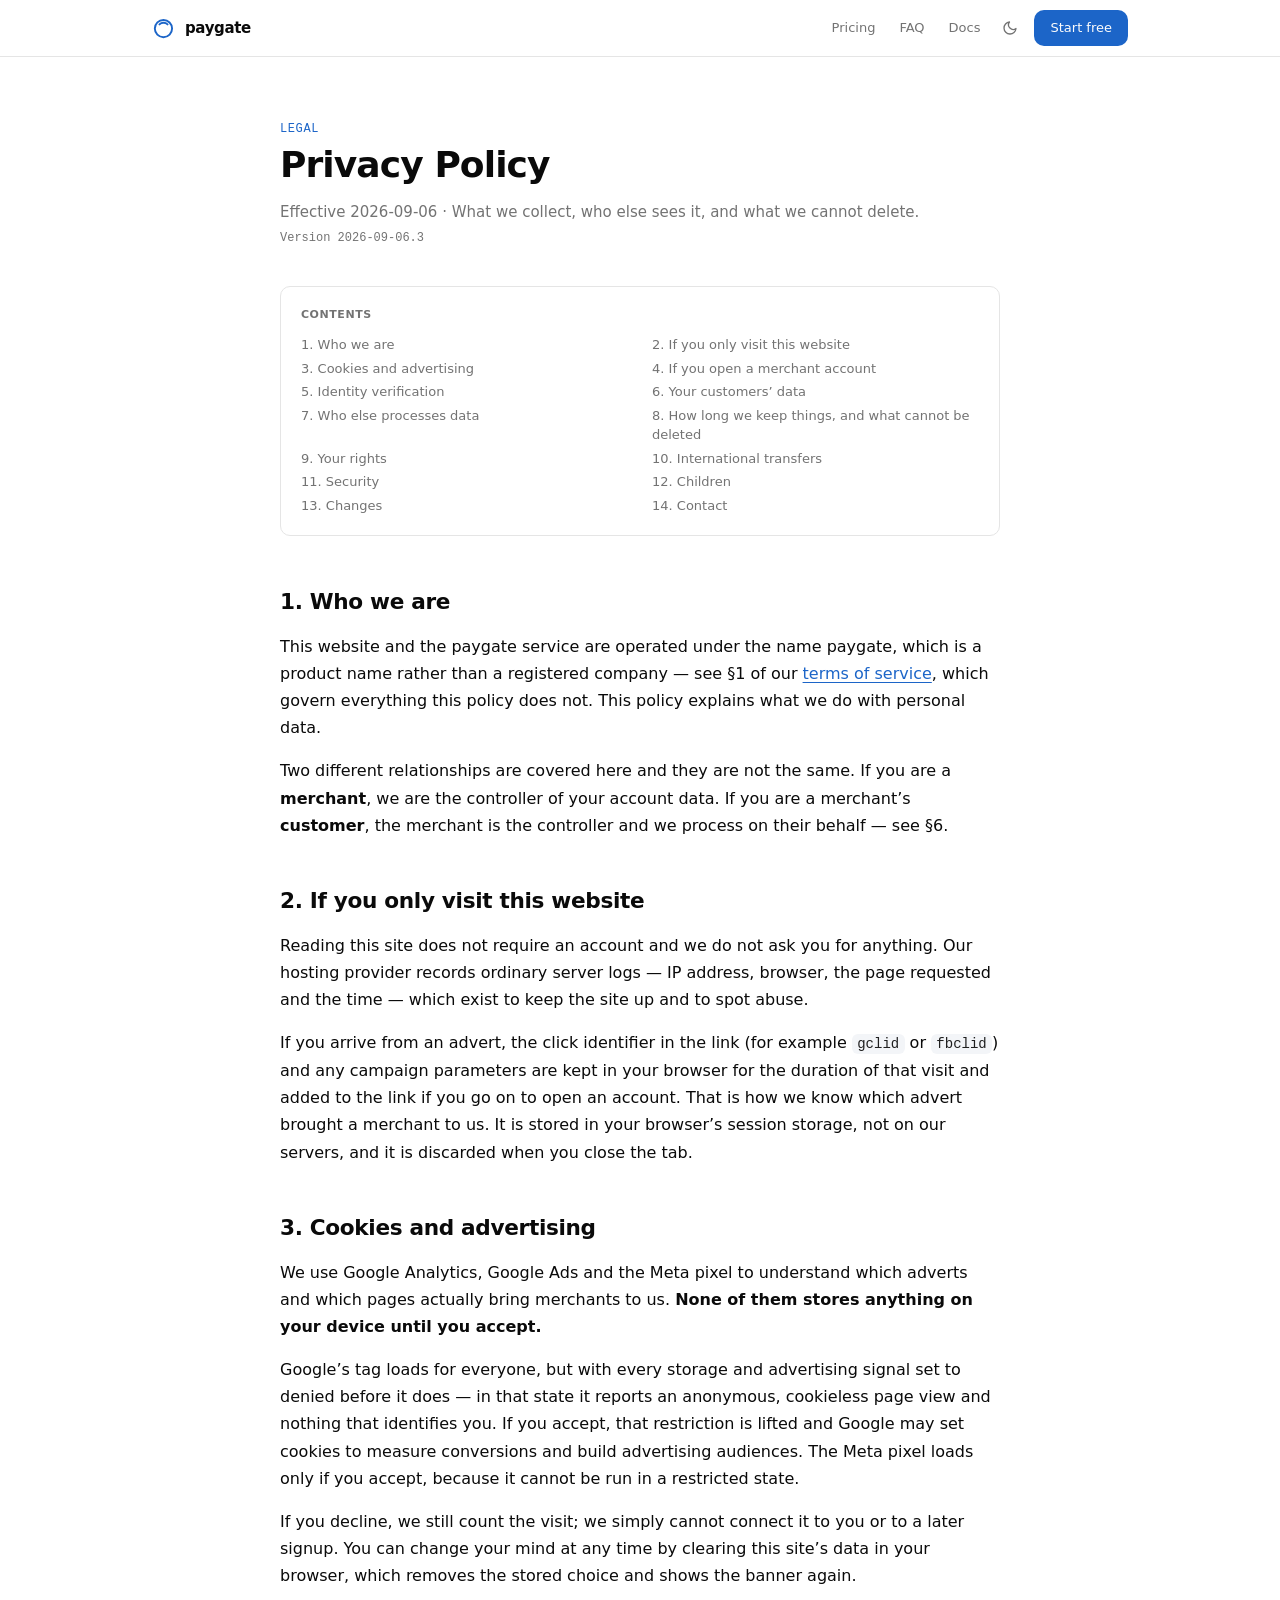
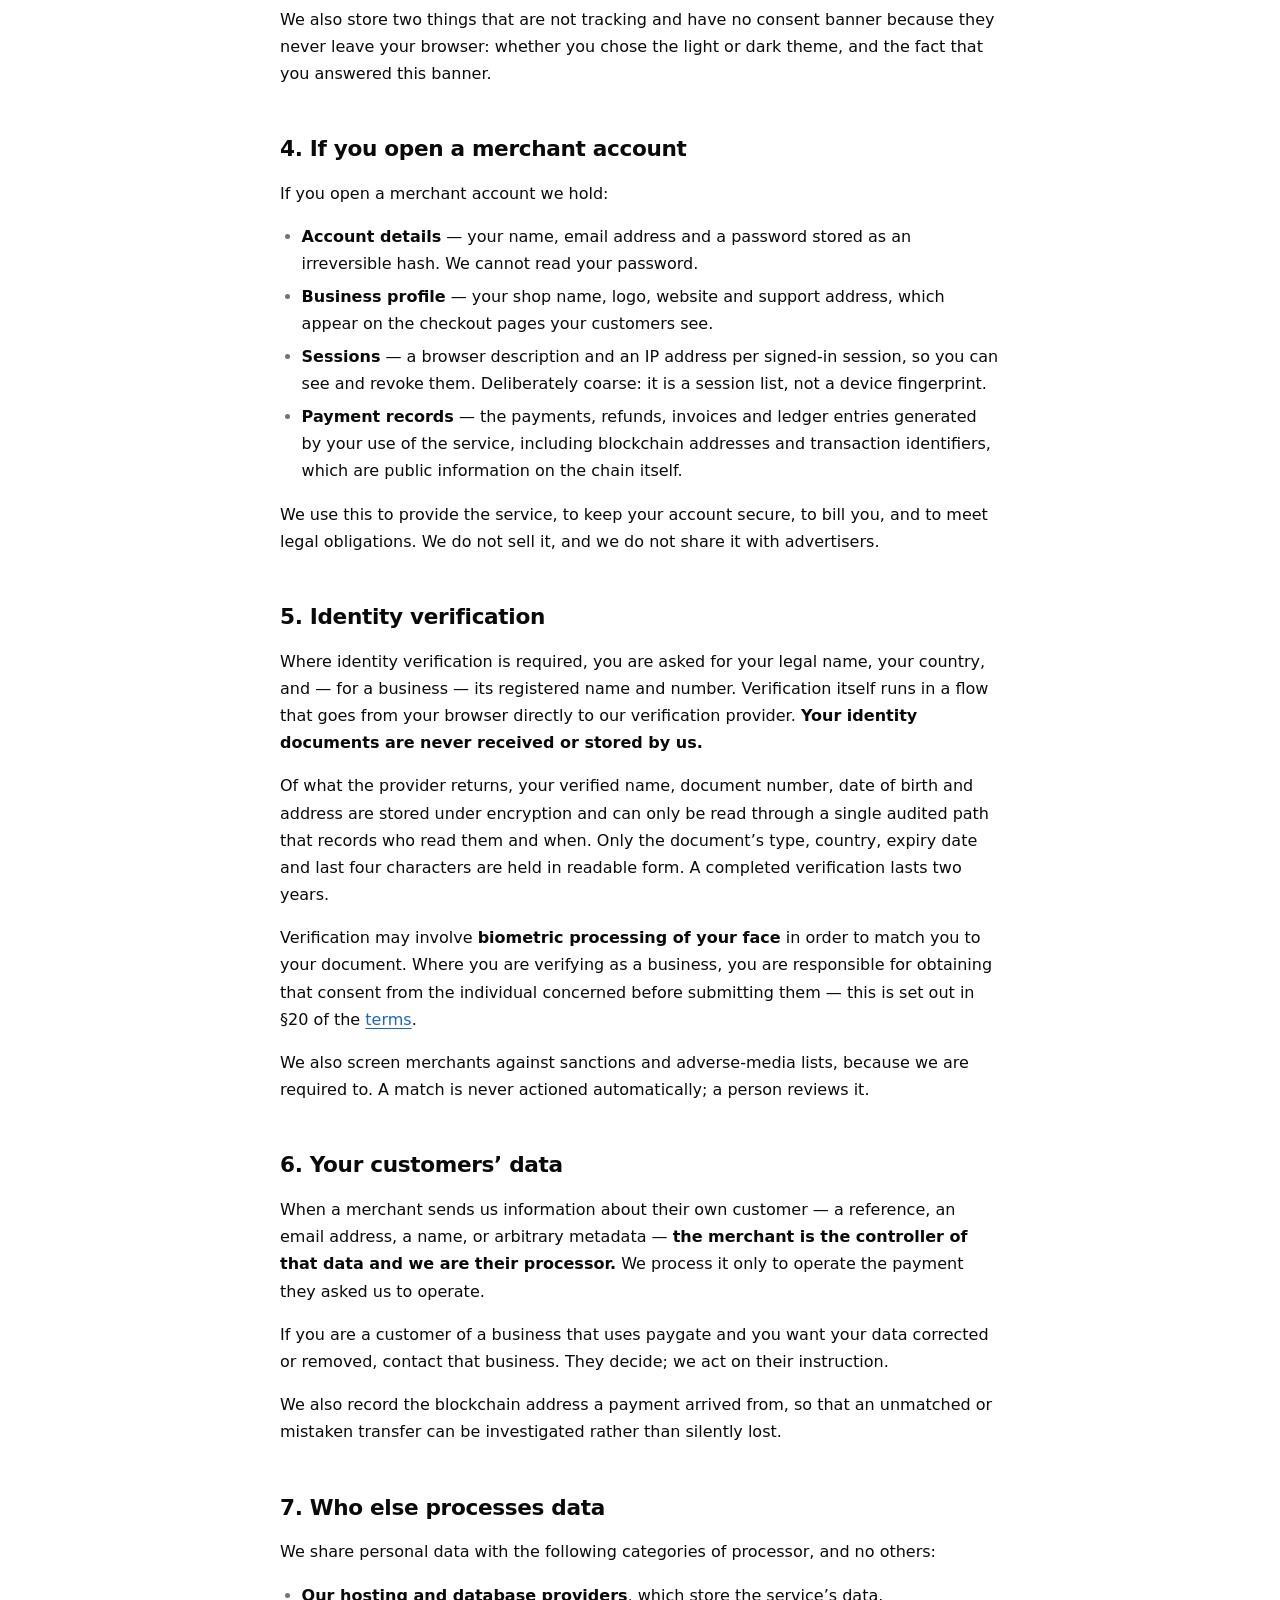
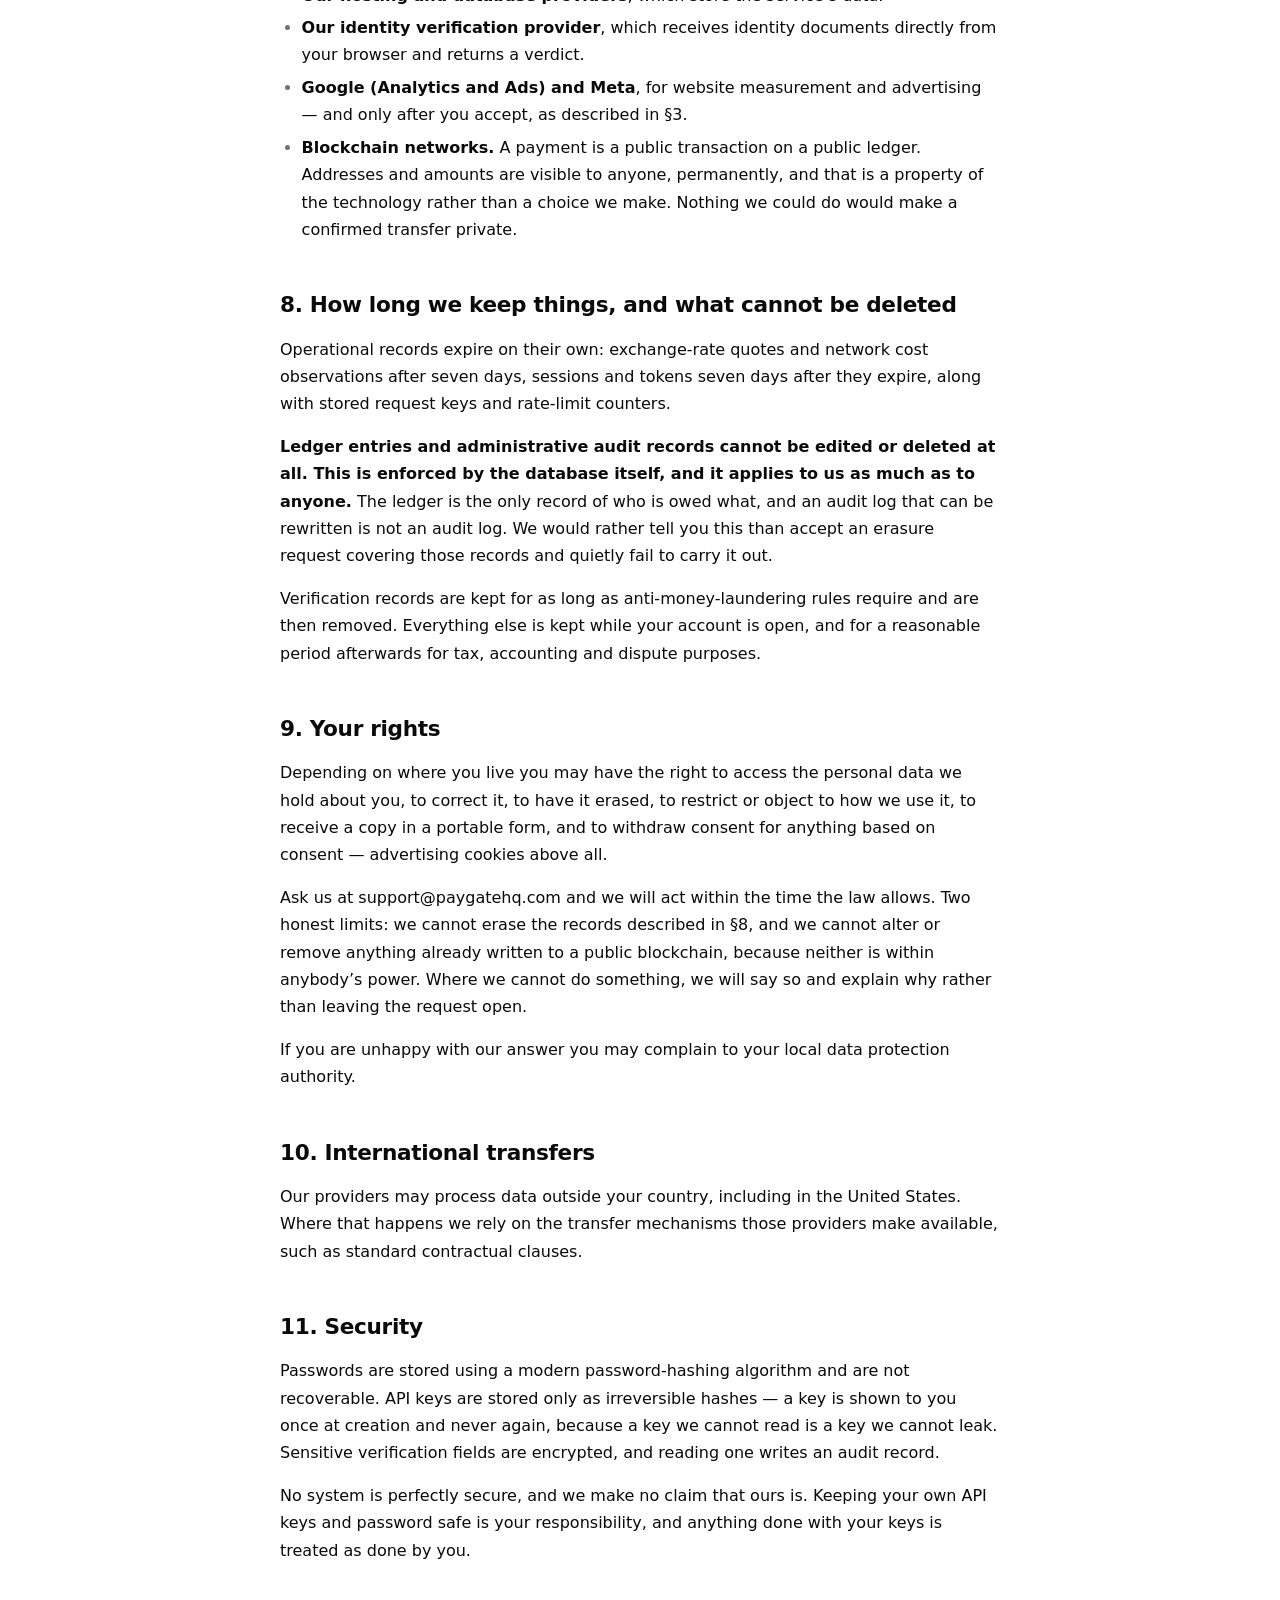
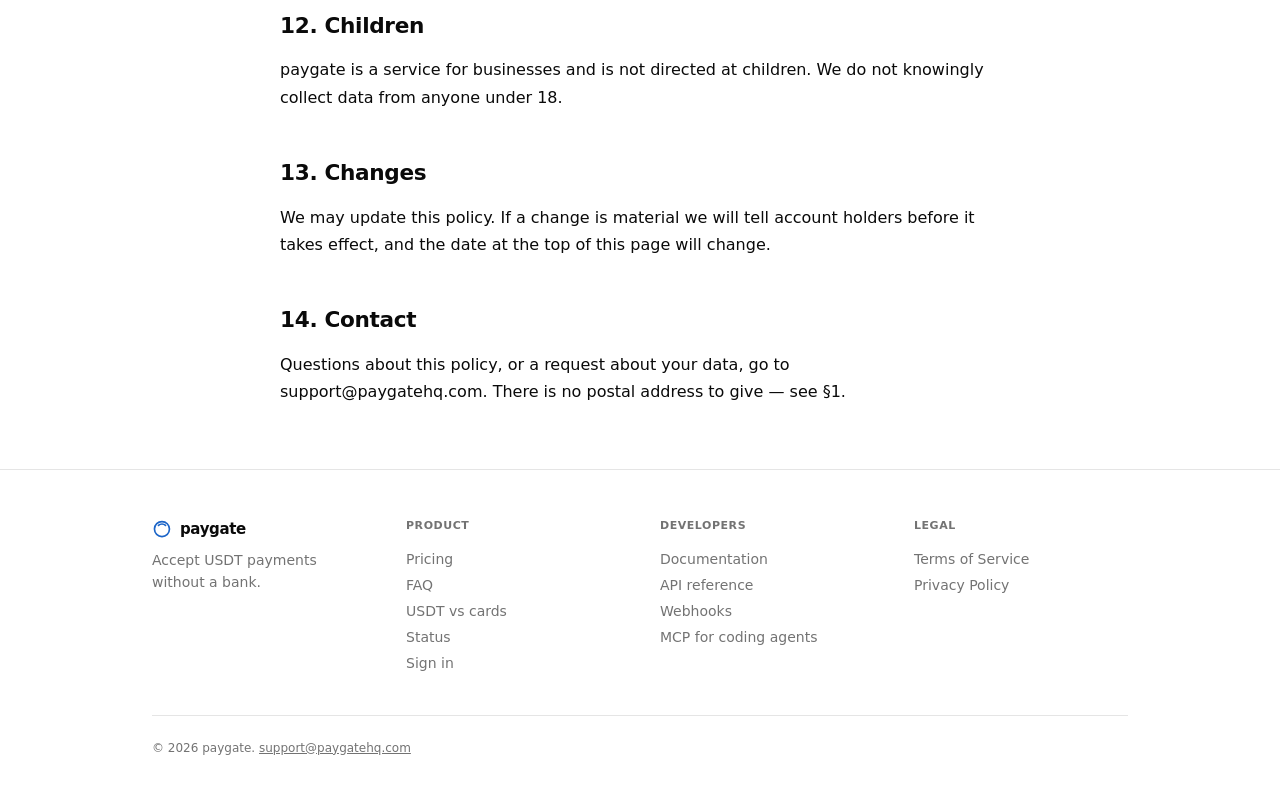
<file: privacy/index.html>
<!doctype html>
<html lang="en">
  <head>
    <meta charset="UTF-8" />
    <meta name="viewport" content="width=device-width, initial-scale=1.0" />
    <meta name="color-scheme" content="light dark" />

    <link rel="icon" href="/favicon.svg" type="image/svg+xml" />
    <link rel="apple-touch-icon" href="/apple-touch-icon.png" />
    <link rel="manifest" href="/site.webmanifest" />
    <meta name="theme-color" content="#2f5ee8" />

    <title>Privacy Policy — paygate</title>
    <meta name="description" content="What personal data paygate collects, who processes it, how long it is kept, and which records cannot be deleted." />
    <link rel="canonical" href="https://paygatehq.com/privacy" />
    <!-- max-snippet:-1 lets a search engine quote a whole answer rather than truncating it
         at 160 characters, which is the difference between appearing in an AI overview and
         being summarised badly by one. -->
    <meta name="robots" content="index, follow, max-snippet:-1, max-image-preview:large, max-video-preview:-1" />

    <meta property="og:type" content="article" />
    <meta property="og:site_name" content="paygate" />
    <meta property="og:url" content="https://paygatehq.com/privacy" />
    <meta property="og:title" content="Privacy Policy — paygate" />
    <meta property="og:description" content="What personal data paygate collects, who processes it, how long it is kept, and which records cannot be deleted." />
    <meta property="og:locale" content="en_US" />
    <meta property="og:image" content="https://paygatehq.com/og.png" />
    <meta property="og:image:width" content="1200" />
    <meta property="og:image:height" content="630" />
    <meta property="og:image:alt" content="paygate — get paid in USDT. No bank, no chargebacks." />
    <meta name="twitter:image" content="https://paygatehq.com/og.png" />
    <!-- summary_large_image, now that public/og.png exists. This was `summary` while the
         product had no card asset, because a large card with nothing in it looks worse
         than a small one. See scripts/og-template.html. -->
    <meta name="twitter:card" content="summary_large_image" />
    <meta name="twitter:title" content="Privacy Policy — paygate" />
    <meta name="twitter:description" content="What personal data paygate collects, who processes it, how long it is kept, and which records cannot be deleted." />

    <script>
      // ═══ CONSENT DEFAULTS, BEFORE ANY TAG CAN LOAD ═══
      //
      // Google Consent Mode v2. Everything is denied here, inline, ahead of the bundle, so
      // that the moment gtag.js arrives it is already in a cookieless state — no
      // identifiers, no storage, aggregate pings only. src/lib/consent.ts sends the single
      // 'update' that lifts this if the visitor accepts.
      //
      // Order is the whole point: a default set AFTER the tag loads is a default that
      // arrived too late, because the cookie is already written.
      window.dataLayer = window.dataLayer || [];
      function gtag() { window.dataLayer.push(arguments); }
      window.gtag = gtag;
      gtag('consent', 'default', {
        ad_storage: 'denied',
        ad_user_data: 'denied',
        ad_personalization: 'denied',
        analytics_storage: 'denied',
        wait_for_update: 500
      });
    </script>

    <script>
      // ═══ THE THEME IS APPLIED BEFORE THE FIRST PAINT, ON PURPOSE ═══
      //
      // Doing it in React means one frame of the light theme on a dark-mode machine — a
      // white flash on arrival, and this is the first page anybody sees of the product.
      try {
        var stored = localStorage.getItem('paygate-site-theme');
        var dark = stored ? stored === 'dark'
          : window.matchMedia('(prefers-color-scheme: dark)').matches;
        if (dark) document.documentElement.classList.add('dark');
      } catch (e) {
        // A browser with storage disabled still gets the system preference below.
      }
    </script>
    <script type="module" crossorigin src="/assets/privacy-BLigS5YE.js"></script>
    <link rel="modulepreload" crossorigin href="/assets/ui-CyjfcMmT.js">
    <link rel="modulepreload" crossorigin href="/assets/agreement-2wAvVraN.js">
    <link rel="stylesheet" crossorigin href="/assets/ui-BV9Yk3eq.css">
      <link rel="alternate" type="text/markdown" href="/privacy.md" />
  </head>
  <body>
    <div id="root"><div class="min-h-svh"><script type="application/ld+json">{"@context":"https://schema.org","@graph":[{"@type":"Organization","@id":"https://paygatehq.com/#organization","name":"paygate","url":"https://paygatehq.com/","description":"Accept USDT payments from customers anywhere. Send a payment link, settle to your own wallet, no chargebacks ever. A flat 2% per payment.","slogan":"Accept USDT payments without a bank"},{"@type":"WebSite","@id":"https://paygatehq.com/#website","name":"paygate","url":"https://paygatehq.com/","description":"Accept USDT payments from customers anywhere. Send a payment link, settle to your own wallet, no chargebacks ever. A flat 2% per payment.","publisher":{"@id":"https://paygatehq.com/#organization"},"inLanguage":"en"},{"@type":"WebPage","@id":"https://paygatehq.com/privacy#webpage","url":"https://paygatehq.com/privacy","name":"Privacy Policy — paygate","description":"What personal data paygate collects, who processes it, how long it is kept, and which records cannot be deleted.","isPartOf":{"@id":"https://paygatehq.com/#website"},"about":{"@id":"https://paygatehq.com/#organization"},"inLanguage":"en"},{"@type":"BreadcrumbList","itemListElement":[{"@type":"ListItem","position":1,"name":"Home","item":"https://paygatehq.com/"},{"@type":"ListItem","position":2,"name":"Privacy Policy","item":"https://paygatehq.com/privacy"}]}]}</script><header class="bg-background/85 border-border sticky top-0 z-30 border-b backdrop-blur"><div class="mx-auto flex h-14 max-w-5xl items-center gap-3 px-4 sm:px-6"><a href="/" aria-label="paygate home" class="shrink-0"><span class="flex items-center gap-2.5 "><svg viewBox="0 0 32 32" class="h-[23px] w-[23px] shrink-0 text-[var(--pg-brand)]" fill="none" stroke="currentColor" stroke-width="2.67" stroke-linecap="round" stroke-linejoin="round" role="presentation" aria-hidden="true"><path d="M7.515 7.515a12 12 0 1 0 16.97 16.97a12 12 0 0 0 -16.97 -16.97"></path><path d="M21.657 10.343a8 8 0 0 0 -11.315 0"></path></svg><span class="flex items-baseline gap-2"><span class="text-[15px] font-semibold tracking-tight">paygate</span></span></span></a><nav class="ml-auto hidden items-center gap-1 sm:flex" aria-label="Main"><a href="/pricing" class="rounded-md px-2.5 py-1 text-[13px] transition-colors text-muted-foreground hover:text-foreground">Pricing</a><a href="/faq" class="rounded-md px-2.5 py-1 text-[13px] transition-colors text-muted-foreground hover:text-foreground">FAQ</a><a href="https://developer.paygatehq.com/docs" class="rounded-md px-2.5 py-1 text-[13px] transition-colors text-muted-foreground hover:text-foreground">Docs</a><button type="button" class="text-muted-foreground hover:text-foreground hover:bg-muted flex h-8 w-8 items-center justify-center rounded-md transition-colors" aria-label="Switch theme"><span class="block h-4 w-4"></span></button><a href="https://app.paygatehq.com" data-cta="signup_click" class="inline-flex items-center justify-center gap-2 rounded-lg font-medium transition-colors h-9 px-4 text-[13px] bg-accent text-accent-foreground hover:opacity-90 ml-1">Start free</a></nav><div class="ml-auto flex items-center gap-1.5 sm:hidden"><a href="https://app.paygatehq.com" data-cta="signup_click" class="inline-flex items-center justify-center gap-2 rounded-lg font-medium transition-colors h-9 px-4 text-[13px] bg-accent text-accent-foreground hover:opacity-90">Start free</a><details class="group/nav relative"><summary class="text-muted-foreground hover:text-foreground hover:bg-muted flex h-9 w-9 cursor-pointer list-none items-center justify-center rounded-md transition-colors" aria-label="Menu"><svg class="h-5 w-5 group-open/nav:hidden" viewBox="0 0 24 24" fill="none" stroke="currentColor" stroke-width="2" stroke-linecap="round" stroke-linejoin="round" aria-hidden="true"><path d="M4 7h16"></path><path d="M4 12h16"></path><path d="M4 17h16"></path></svg><svg class="hidden h-5 w-5 group-open/nav:block" viewBox="0 0 24 24" fill="none" stroke="currentColor" stroke-width="2" stroke-linecap="round" stroke-linejoin="round" aria-hidden="true"><path d="M6 6 18 18"></path><path d="M18 6 6 18"></path></svg></summary><div class="border-border bg-card absolute top-full right-0 z-40 mt-2 w-52 rounded-xl border p-1.5 shadow-lg"><nav aria-label="Main"><a href="/pricing" class="hover:bg-muted flex items-center rounded-md px-3 py-2 text-[14px] transition-colors text-muted-foreground hover:text-foreground">Pricing</a><a href="/faq" class="hover:bg-muted flex items-center rounded-md px-3 py-2 text-[14px] transition-colors text-muted-foreground hover:text-foreground">FAQ</a><a href="https://developer.paygatehq.com/docs" class="hover:bg-muted flex items-center rounded-md px-3 py-2 text-[14px] transition-colors text-muted-foreground hover:text-foreground">Docs</a></nav><div class="border-border mt-1.5 border-t pt-1.5"><button type="button" aria-label="Switch theme" class="text-muted-foreground hover:text-foreground hover:bg-muted flex w-full items-center justify-between rounded-md px-3 py-2 text-[14px] transition-colors">Theme<span class="block h-4 w-4"></span></button></div></div></details></div></div></header><main class="mx-auto max-w-3xl px-4 py-12 sm:px-6 sm:py-16"><header class="mb-10"><p class="text-accent mb-2 font-mono text-xs tracking-wider uppercase">Legal</p><h1 class="text-3xl font-semibold tracking-tight sm:text-4xl">Privacy Policy</h1><p class="text-muted-foreground mt-4 text-[15px]">Effective <!-- -->2026-09-06<!-- --> · What we collect, who else sees it, and what we cannot delete.</p><p class="text-muted-foreground mt-1.5 font-mono text-xs">Version <!-- -->2026-09-06.3</p></header><nav class="border-border mb-12 rounded-lg border p-5" aria-label="Contents"><h2 class="text-muted-foreground mb-3 text-[11px] font-semibold tracking-wider uppercase">Contents</h2><ol class="grid gap-x-6 gap-y-1 sm:grid-cols-2"><li class="text-[13px]"><a href="#who-we-are" class="text-muted-foreground hover:text-accent transition-colors"><span class="tabular-nums">1<!-- -->.</span> <!-- -->Who we are</a></li><li class="text-[13px]"><a href="#website-visitors" class="text-muted-foreground hover:text-accent transition-colors"><span class="tabular-nums">2<!-- -->.</span> <!-- -->If you only visit this website</a></li><li class="text-[13px]"><a href="#cookies" class="text-muted-foreground hover:text-accent transition-colors"><span class="tabular-nums">3<!-- -->.</span> <!-- -->Cookies and advertising</a></li><li class="text-[13px]"><a href="#merchant-accounts" class="text-muted-foreground hover:text-accent transition-colors"><span class="tabular-nums">4<!-- -->.</span> <!-- -->If you open a merchant account</a></li><li class="text-[13px]"><a href="#identity-verification" class="text-muted-foreground hover:text-accent transition-colors"><span class="tabular-nums">5<!-- -->.</span> <!-- -->Identity verification</a></li><li class="text-[13px]"><a href="#your-customers" class="text-muted-foreground hover:text-accent transition-colors"><span class="tabular-nums">6<!-- -->.</span> <!-- -->Your customers’ data</a></li><li class="text-[13px]"><a href="#processors" class="text-muted-foreground hover:text-accent transition-colors"><span class="tabular-nums">7<!-- -->.</span> <!-- -->Who else processes data</a></li><li class="text-[13px]"><a href="#retention" class="text-muted-foreground hover:text-accent transition-colors"><span class="tabular-nums">8<!-- -->.</span> <!-- -->How long we keep things, and what cannot be deleted</a></li><li class="text-[13px]"><a href="#your-rights" class="text-muted-foreground hover:text-accent transition-colors"><span class="tabular-nums">9<!-- -->.</span> <!-- -->Your rights</a></li><li class="text-[13px]"><a href="#transfers" class="text-muted-foreground hover:text-accent transition-colors"><span class="tabular-nums">10<!-- -->.</span> <!-- -->International transfers</a></li><li class="text-[13px]"><a href="#security" class="text-muted-foreground hover:text-accent transition-colors"><span class="tabular-nums">11<!-- -->.</span> <!-- -->Security</a></li><li class="text-[13px]"><a href="#children" class="text-muted-foreground hover:text-accent transition-colors"><span class="tabular-nums">12<!-- -->.</span> <!-- -->Children</a></li><li class="text-[13px]"><a href="#changes" class="text-muted-foreground hover:text-accent transition-colors"><span class="tabular-nums">13<!-- -->.</span> <!-- -->Changes</a></li><li class="text-[13px]"><a href="#contact" class="text-muted-foreground hover:text-accent transition-colors"><span class="tabular-nums">14<!-- -->.</span> <!-- -->Contact</a></li></ol></nav><div class="prose"><h2 id="who-we-are">1<!-- -->. <!-- -->Who we are</h2><p>This website and the paygate service are operated under the name<!-- --> <!-- -->paygate<!-- -->, which is a product name rather than a registered company — see §1 of our <a href="/terms">terms of service</a>, which govern everything this policy does not. This policy explains what we do with personal data.</p><p>Two different relationships are covered here and they are not the same. If you are a <strong>merchant</strong>, we are the controller of your account data. If you are a merchant’s <strong>customer</strong>, the merchant is the controller and we process on their behalf — see §6.</p><h2 id="website-visitors">2<!-- -->. <!-- -->If you only visit this website</h2><p>Reading this site does not require an account and we do not ask you for anything. Our hosting provider records ordinary server logs — IP address, browser, the page requested and the time — which exist to keep the site up and to spot abuse.</p><p>If you arrive from an advert, the click identifier in the link (for example<!-- --> <code>gclid</code> or <code>fbclid</code>) and any campaign parameters are kept in your browser for the duration of that visit and added to the link if you go on to open an account. That is how we know which advert brought a merchant to us. It is stored in your browser’s session storage, not on our servers, and it is discarded when you close the tab.</p><h2 id="cookies">3<!-- -->. <!-- -->Cookies and advertising</h2><p>We use Google Analytics, Google Ads and the Meta pixel to understand which adverts and which pages actually bring merchants to us.<!-- --> <strong>None of them stores anything on your device until you accept.</strong></p><p>Google’s tag loads for everyone, but with every storage and advertising signal set to denied before it does — in that state it reports an anonymous, cookieless page view and nothing that identifies you. If you accept, that restriction is lifted and Google may set cookies to measure conversions and build advertising audiences. The Meta pixel loads only if you accept, because it cannot be run in a restricted state.</p><p>If you decline, we still count the visit; we simply cannot connect it to you or to a later signup. You can change your mind at any time by clearing this site’s data in your browser, which removes the stored choice and shows the banner again.</p><p>We also store two things that are not tracking and have no consent banner because they never leave your browser: whether you chose the light or dark theme, and the fact that you answered this banner.</p><h2 id="merchant-accounts">4<!-- -->. <!-- -->If you open a merchant account</h2><p>If you open a merchant account we hold:</p><ul><li><strong>Account details</strong> — your name, email address and a password stored as an irreversible hash. We cannot read your password.</li><li><strong>Business profile</strong> — your shop name, logo, website and support address, which appear on the checkout pages your customers see.</li><li><strong>Sessions</strong> — a browser description and an IP address per signed-in session, so you can see and revoke them. Deliberately coarse: it is a session list, not a device fingerprint.</li><li><strong>Payment records</strong> — the payments, refunds, invoices and ledger entries generated by your use of the service, including blockchain addresses and transaction identifiers, which are public information on the chain itself.</li></ul><p>We use this to provide the service, to keep your account secure, to bill you, and to meet legal obligations. We do not sell it, and we do not share it with advertisers.</p><h2 id="identity-verification">5<!-- -->. <!-- -->Identity verification</h2><p>Where identity verification is required, you are asked for your legal name, your country, and — for a business — its registered name and number. Verification itself runs in a flow that goes from your browser directly to our verification provider.<!-- --> <strong>Your identity documents are never received or stored by us.</strong></p><p>Of what the provider returns, your verified name, document number, date of birth and address are stored under encryption and can only be read through a single audited path that records who read them and when. Only the document’s type, country, expiry date and last four characters are held in readable form. A completed verification lasts two years.</p><p>Verification may involve <strong>biometric processing of your face</strong> in order to match you to your document. Where you are verifying as a business, you are responsible for obtaining that consent from the individual concerned before submitting them — this is set out in §20 of the<!-- --> <a href="/terms">terms</a>.</p><p>We also screen merchants against sanctions and adverse-media lists, because we are required to. A match is never actioned automatically; a person reviews it.</p><h2 id="your-customers">6<!-- -->. <!-- -->Your customers’ data</h2><p>When a merchant sends us information about their own customer — a reference, an email address, a name, or arbitrary metadata — <strong>the merchant is the controller of that data and we are their processor.</strong> We process it only to operate the payment they asked us to operate.</p><p>If you are a customer of a business that uses paygate and you want your data corrected or removed, contact that business. They decide; we act on their instruction.</p><p>We also record the blockchain address a payment arrived from, so that an unmatched or mistaken transfer can be investigated rather than silently lost.</p><h2 id="processors">7<!-- -->. <!-- -->Who else processes data</h2><p>We share personal data with the following categories of processor, and no others:</p><ul><li><strong>Our hosting and database providers</strong>, which store the service’s data.</li><li><strong>Our identity verification provider</strong>, which receives identity documents directly from your browser and returns a verdict.</li><li><strong>Google (Analytics and Ads) and Meta</strong>, for website measurement and advertising — and only after you accept, as described in §3.</li><li><strong>Blockchain networks.</strong> A payment is a public transaction on a public ledger. Addresses and amounts are visible to anyone, permanently, and that is a property of the technology rather than a choice we make. Nothing we could do would make a confirmed transfer private.</li></ul><h2 id="retention">8<!-- -->. <!-- -->How long we keep things, and what cannot be deleted</h2><p>Operational records expire on their own: exchange-rate quotes and network cost observations after seven days, sessions and tokens seven days after they expire, along with stored request keys and rate-limit counters.</p><p><strong>Ledger entries and administrative audit records cannot be edited or deleted at all. This is enforced by the database itself, and it applies to us as much as to anyone.</strong> <!-- -->The ledger is the only record of who is owed what, and an audit log that can be rewritten is not an audit log. We would rather tell you this than accept an erasure request covering those records and quietly fail to carry it out.</p><p>Verification records are kept for as long as anti-money-laundering rules require and are then removed. Everything else is kept while your account is open, and for a reasonable period afterwards for tax, accounting and dispute purposes.</p><h2 id="your-rights">9<!-- -->. <!-- -->Your rights</h2><p>Depending on where you live you may have the right to access the personal data we hold about you, to correct it, to have it erased, to restrict or object to how we use it, to receive a copy in a portable form, and to withdraw consent for anything based on consent — advertising cookies above all.</p><p>Ask us at <!-- -->support@paygatehq.com<!-- --> and we will act within the time the law allows. Two honest limits: we cannot erase the records described in §8, and we cannot alter or remove anything already written to a public blockchain, because neither is within anybody’s power. Where we cannot do something, we will say so and explain why rather than leaving the request open.</p><p>If you are unhappy with our answer you may complain to your local data protection authority.</p><h2 id="transfers">10<!-- -->. <!-- -->International transfers</h2><p>Our providers may process data outside your country, including in the United States. Where that happens we rely on the transfer mechanisms those providers make available, such as standard contractual clauses.</p><h2 id="security">11<!-- -->. <!-- -->Security</h2><p>Passwords are stored using a modern password-hashing algorithm and are not recoverable. API keys are stored only as irreversible hashes — a key is shown to you once at creation and never again, because a key we cannot read is a key we cannot leak. Sensitive verification fields are encrypted, and reading one writes an audit record.</p><p>No system is perfectly secure, and we make no claim that ours is. Keeping your own API keys and password safe is your responsibility, and anything done with your keys is treated as done by you.</p><h2 id="children">12<!-- -->. <!-- -->Children</h2><p>paygate is a service for businesses and is not directed at children. We do not knowingly collect data from anyone under 18.</p><h2 id="changes">13<!-- -->. <!-- -->Changes</h2><p>We may update this policy. If a change is material we will tell account holders before it takes effect, and the date at the top of this page will change.</p><h2 id="contact">14<!-- -->. <!-- -->Contact</h2><p>Questions about this policy, or a request about your data, go to<!-- --> <!-- -->support@paygatehq.com<!-- -->. There is no postal address to give — see §1.</p></div></main><footer class="border-border border-t py-12"><div class="mx-auto max-w-5xl px-4 sm:px-6"><div class="grid gap-10 sm:grid-cols-4"><div><p class="flex items-center gap-2"><svg viewBox="0 0 32 32" class="text-accent h-5 w-5" fill="none" stroke="currentColor" stroke-width="2.67" stroke-linecap="round" stroke-linejoin="round" role="img" aria-label="paygate"><path d="M7.515 7.515a12 12 0 1 0 16.97 16.97a12 12 0 0 0 -16.97 -16.97"></path><path d="M21.657 10.343a8 8 0 0 0 -11.315 0"></path></svg><span class="text-[15px] font-semibold tracking-tight">paygate</span></p><p class="text-muted-foreground mt-2 text-sm leading-relaxed">Accept USDT payments without a bank.</p></div><div><h2 class="text-muted-foreground mb-3 text-[11px] font-semibold tracking-wider uppercase">Product</h2><ul class="space-y-0.5"><li><a href="/pricing" class="text-muted-foreground hover:text-foreground inline-block py-0.5 text-sm transition-colors">Pricing</a></li><li><a href="/faq" class="text-muted-foreground hover:text-foreground inline-block py-0.5 text-sm transition-colors">FAQ</a></li><li><a href="/vs-cards" class="text-muted-foreground hover:text-foreground inline-block py-0.5 text-sm transition-colors">USDT vs cards</a></li><li><a href="https://status.paygatehq.com" class="text-muted-foreground hover:text-foreground inline-block py-0.5 text-sm transition-colors">Status</a></li><li><a href="https://app.paygatehq.com" class="text-muted-foreground hover:text-foreground inline-block py-0.5 text-sm transition-colors">Sign in</a></li></ul></div><div><h2 class="text-muted-foreground mb-3 text-[11px] font-semibold tracking-wider uppercase">Developers</h2><ul class="space-y-0.5"><li><a href="https://developer.paygatehq.com/docs" class="text-muted-foreground hover:text-foreground inline-block py-0.5 text-sm transition-colors">Documentation</a></li><li><a href="https://developer.paygatehq.com/docs/api" class="text-muted-foreground hover:text-foreground inline-block py-0.5 text-sm transition-colors">API reference</a></li><li><a href="https://developer.paygatehq.com/docs/webhooks" class="text-muted-foreground hover:text-foreground inline-block py-0.5 text-sm transition-colors">Webhooks</a></li><li><a href="https://developer.paygatehq.com/docs/mcp" class="text-muted-foreground hover:text-foreground inline-block py-0.5 text-sm transition-colors">MCP for coding agents</a></li></ul></div><div><h2 class="text-muted-foreground mb-3 text-[11px] font-semibold tracking-wider uppercase">Legal</h2><ul class="space-y-0.5"><li><a href="/terms" class="text-muted-foreground hover:text-foreground inline-block py-0.5 text-sm transition-colors">Terms of Service</a></li><li><a href="/privacy" class="text-muted-foreground hover:text-foreground inline-block py-0.5 text-sm transition-colors">Privacy Policy</a></li></ul></div></div><p class="text-muted-foreground border-border mt-10 border-t pt-6 text-xs">© <!-- -->2026<!-- --> <!-- -->paygate<!-- -->.<!-- --> <a href="mailto:support@paygatehq.com" class="hover:text-foreground underline">support@paygatehq.com</a></p></div></footer></div></div>
  </body>
</html>
</file>
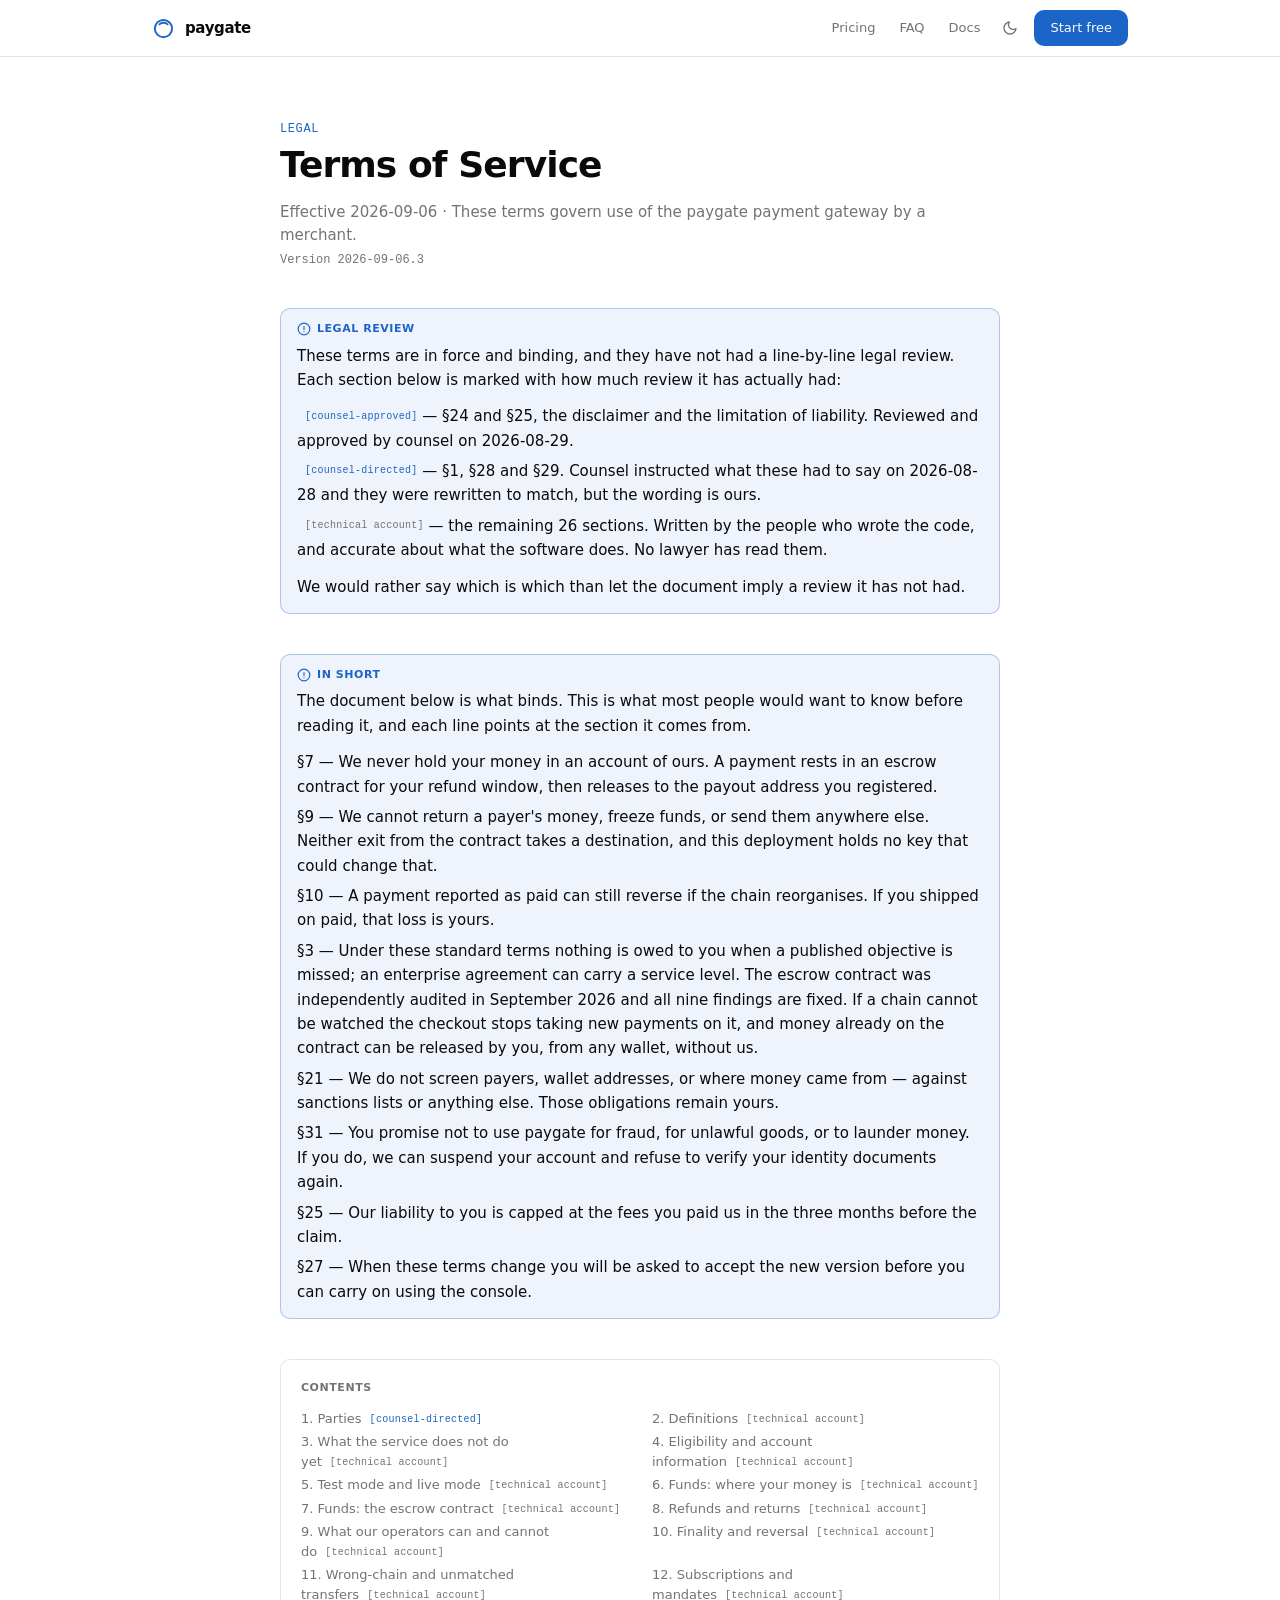
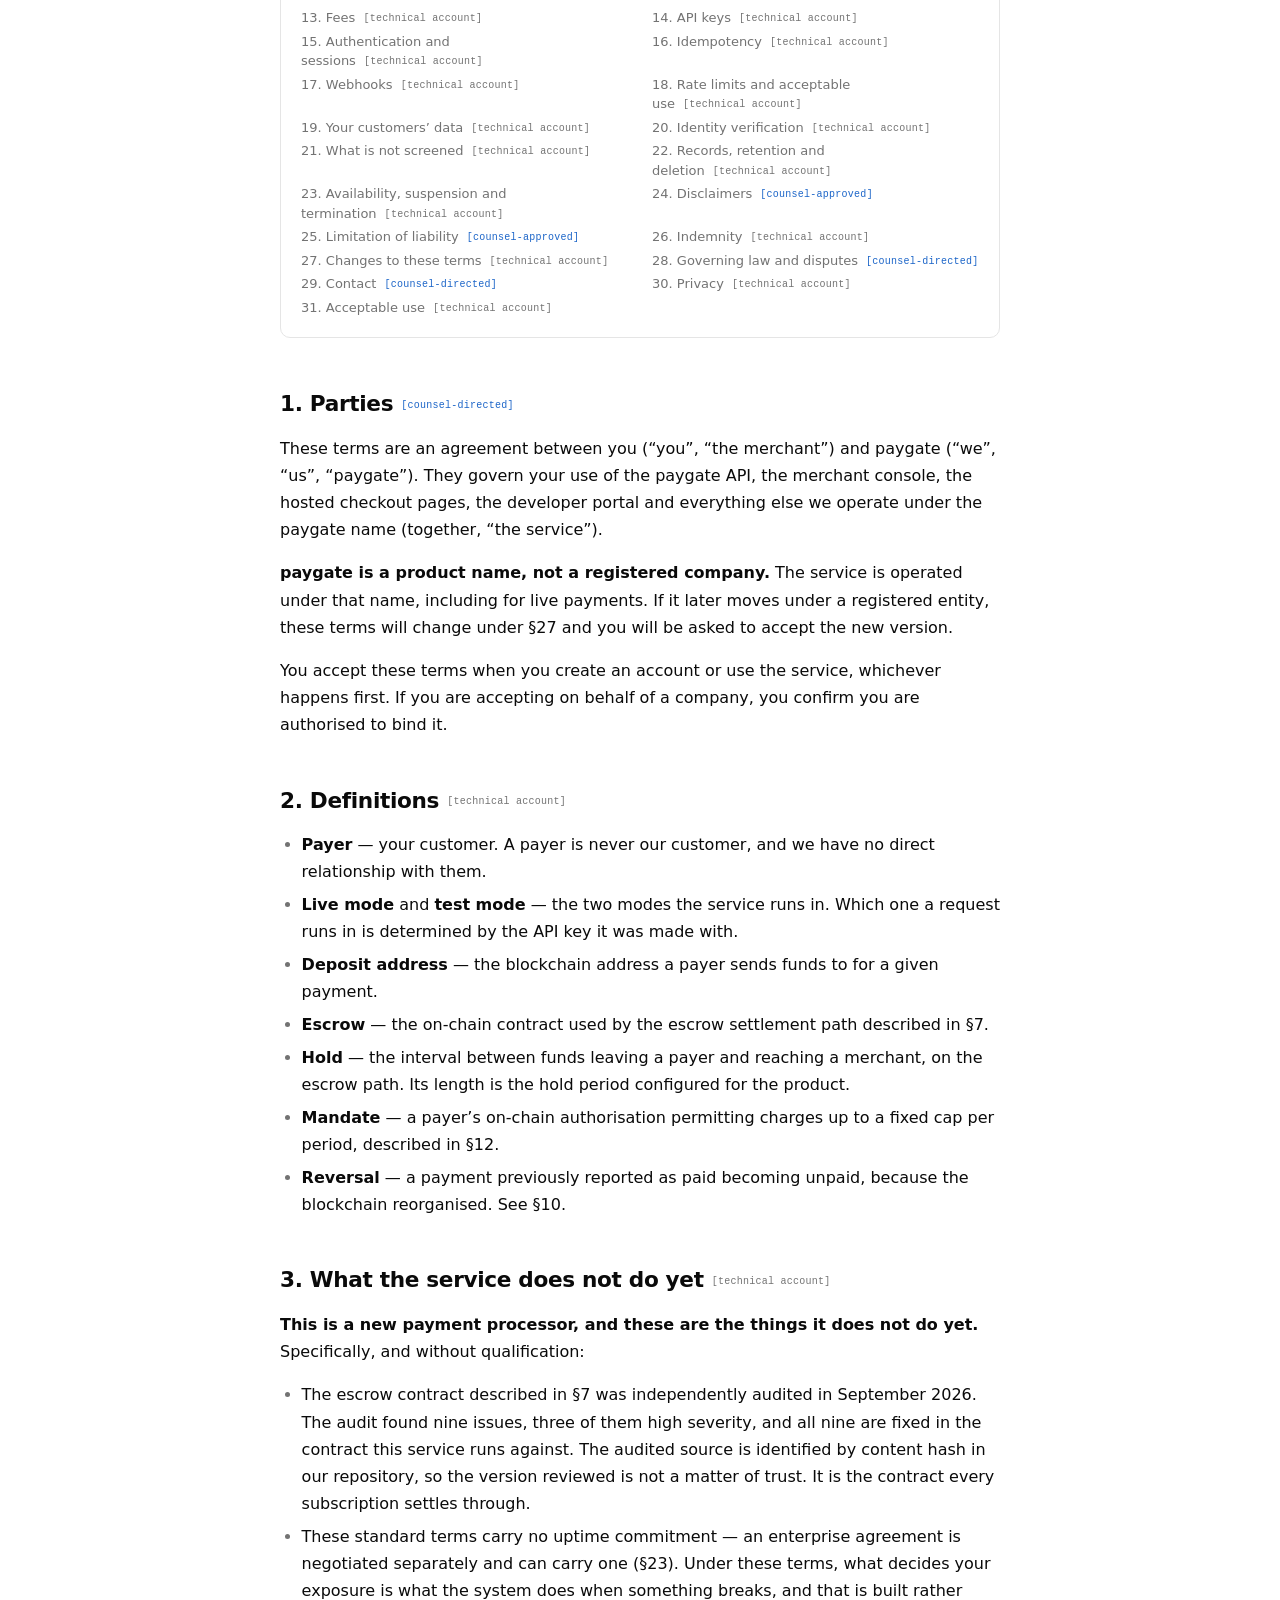
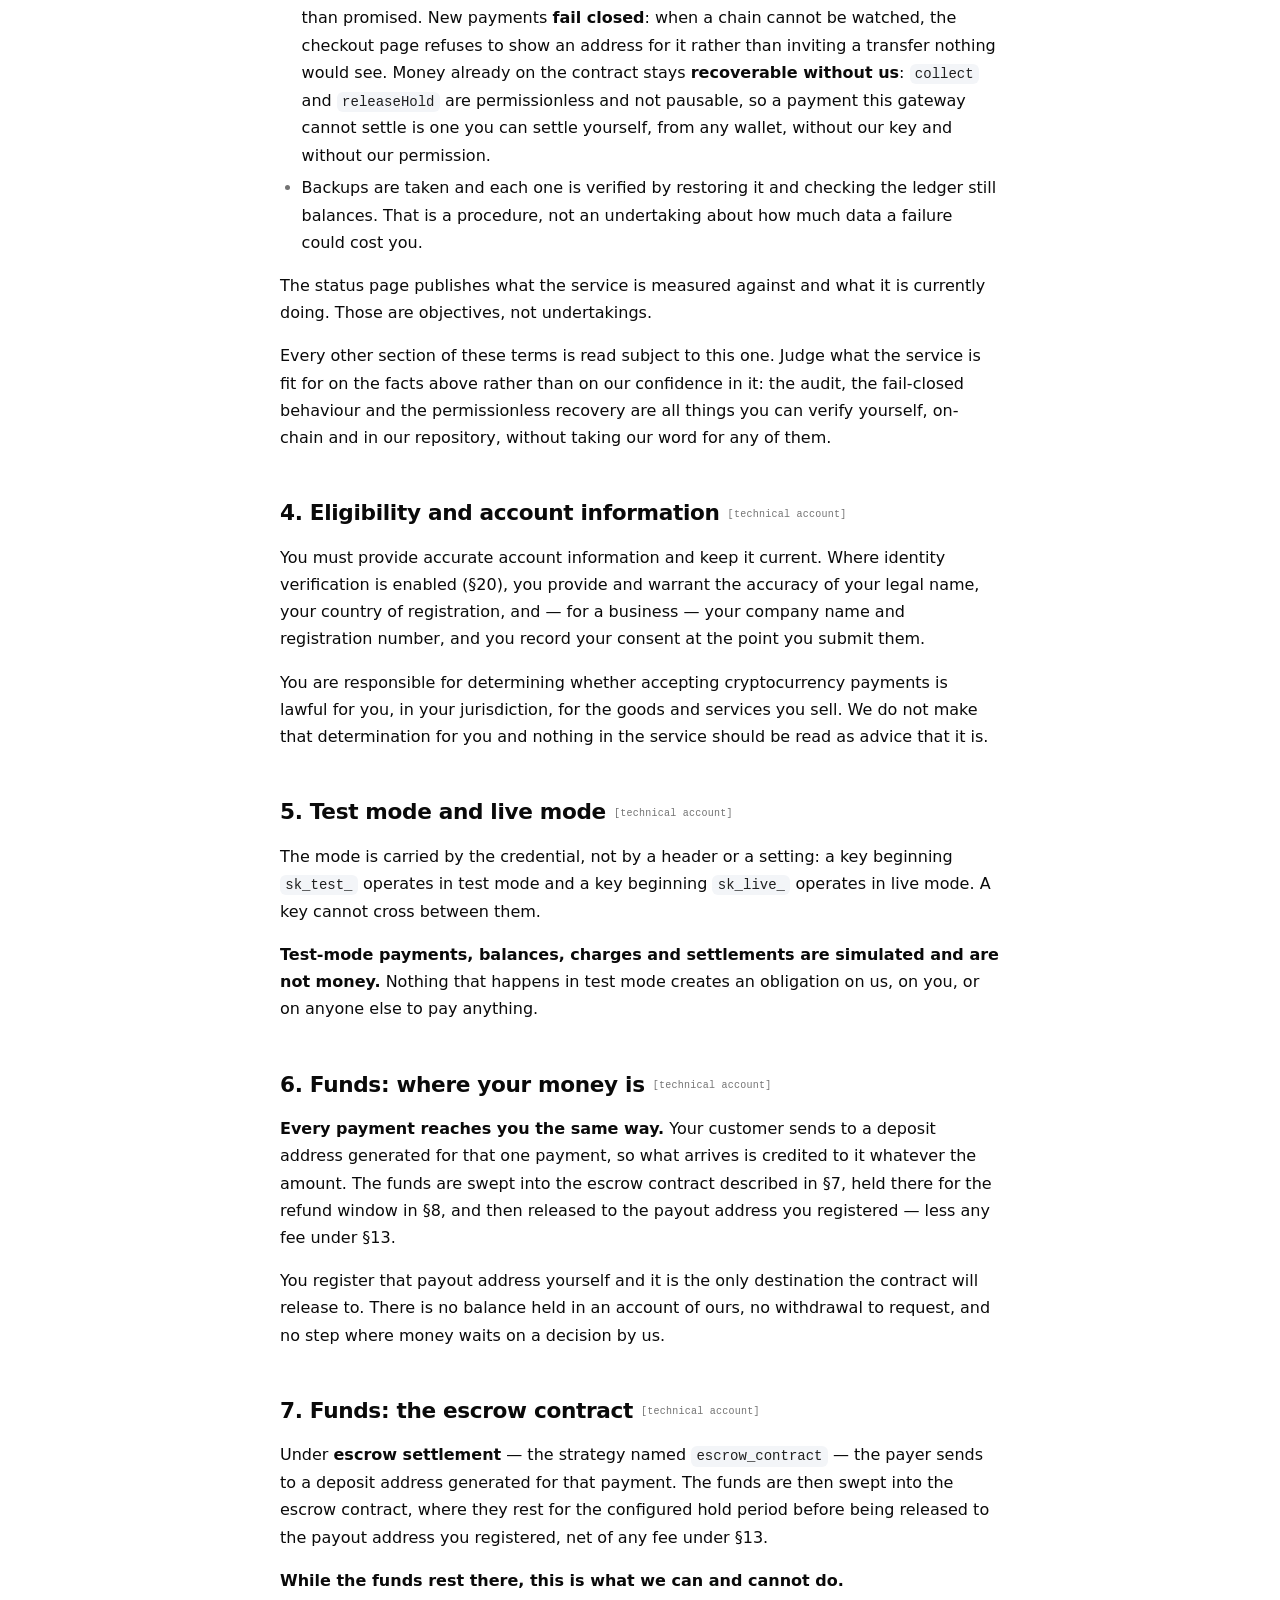
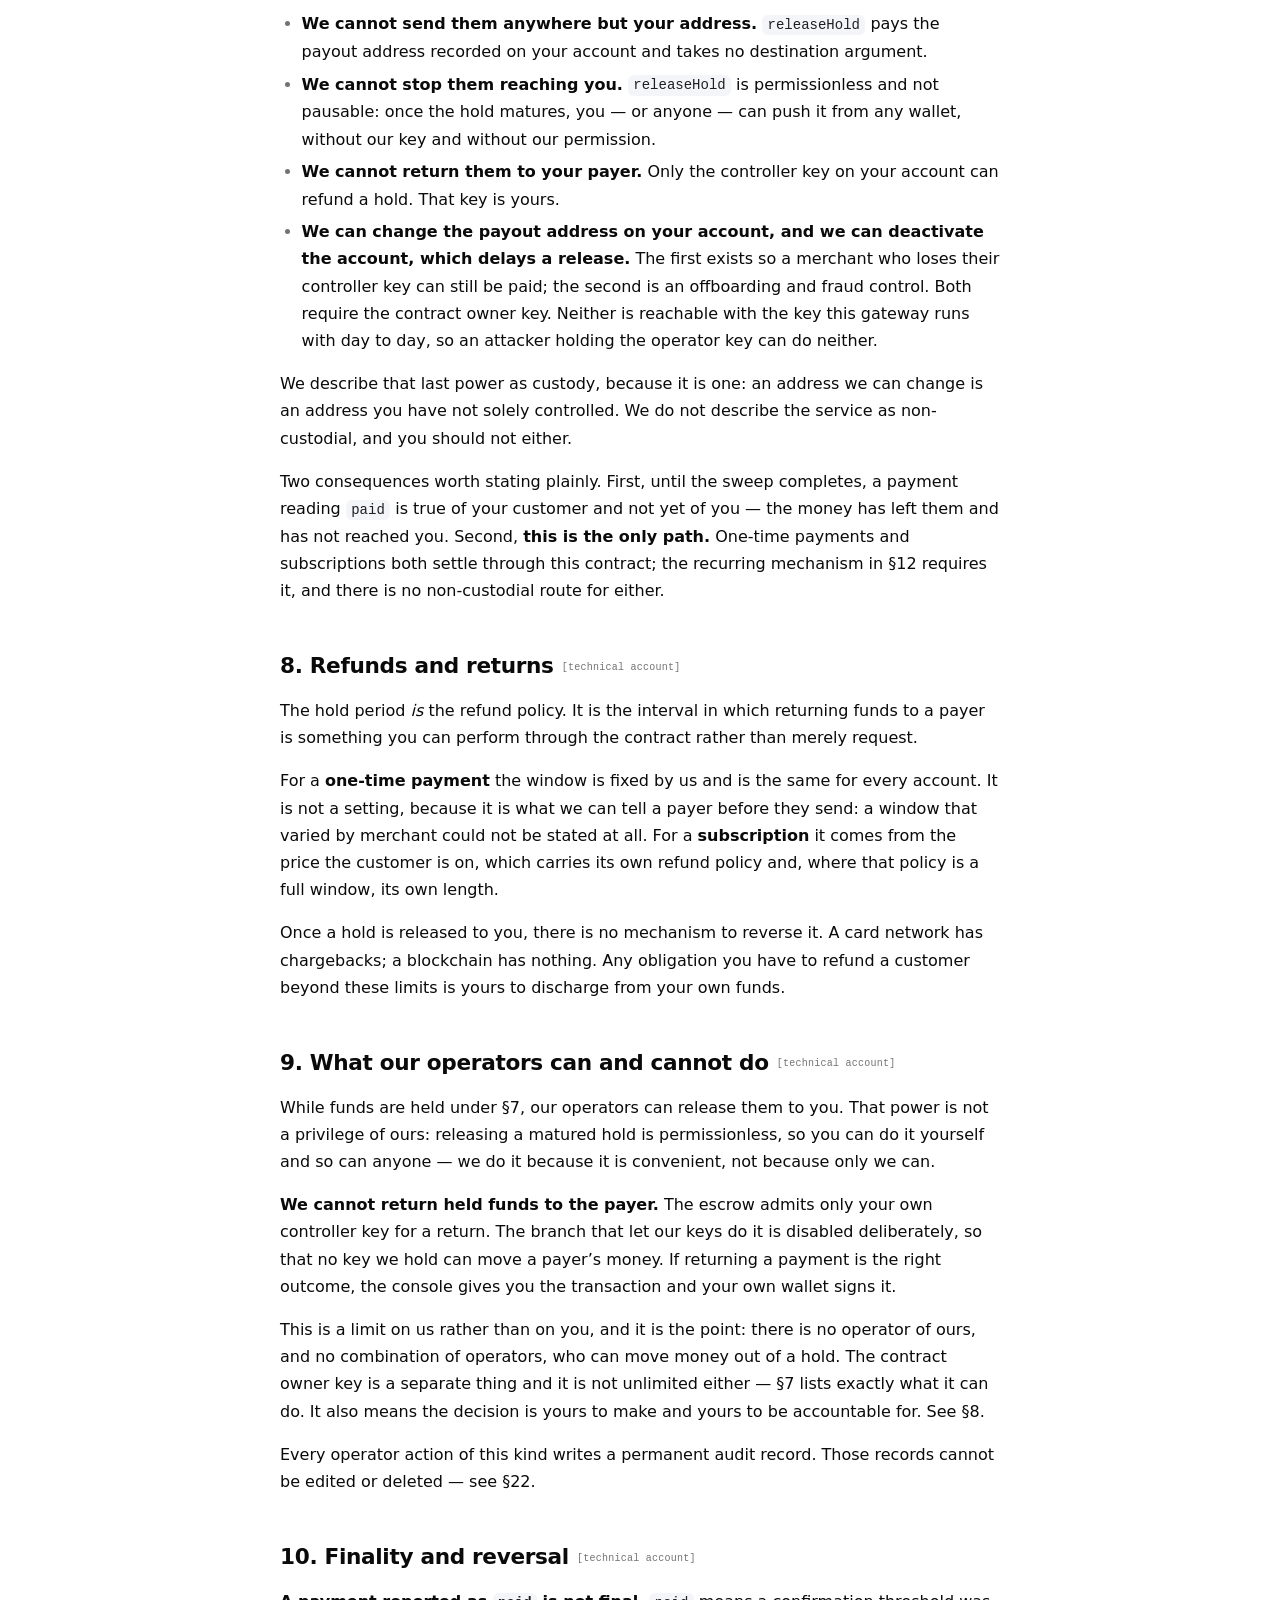
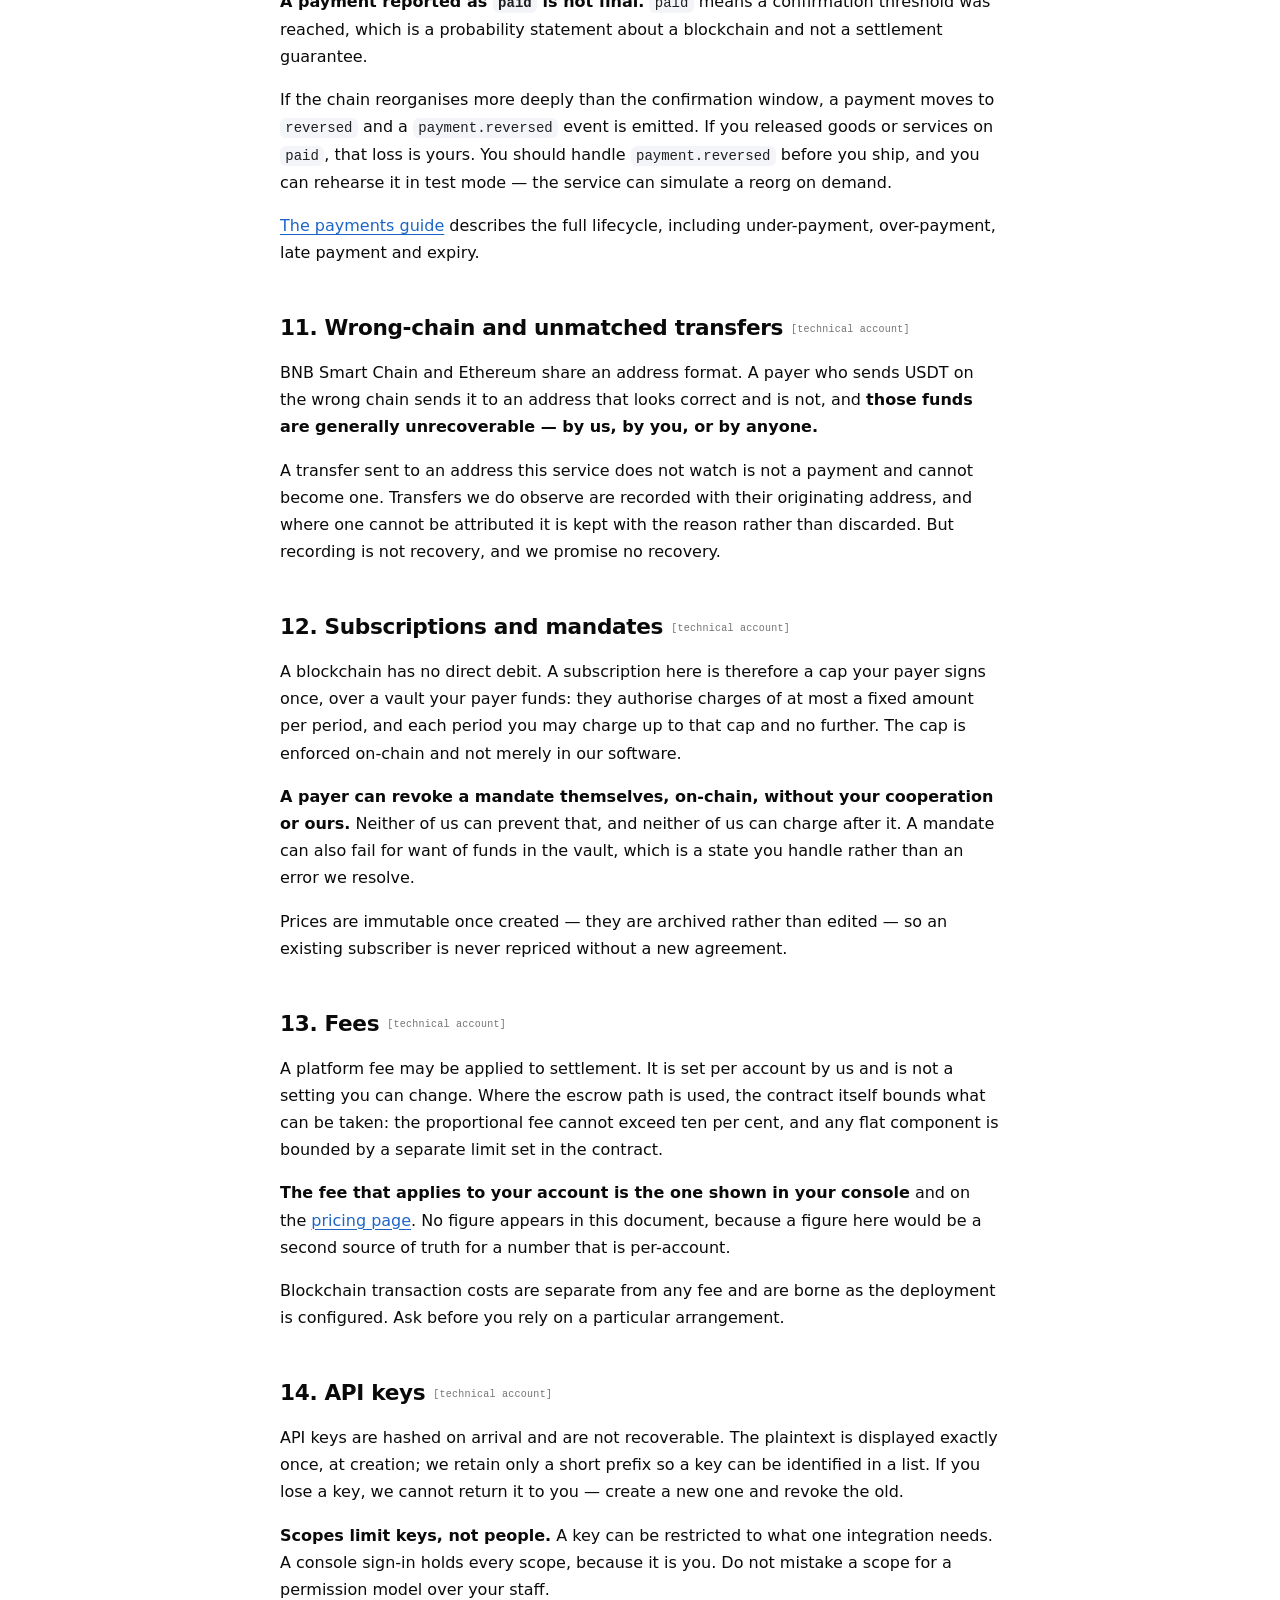
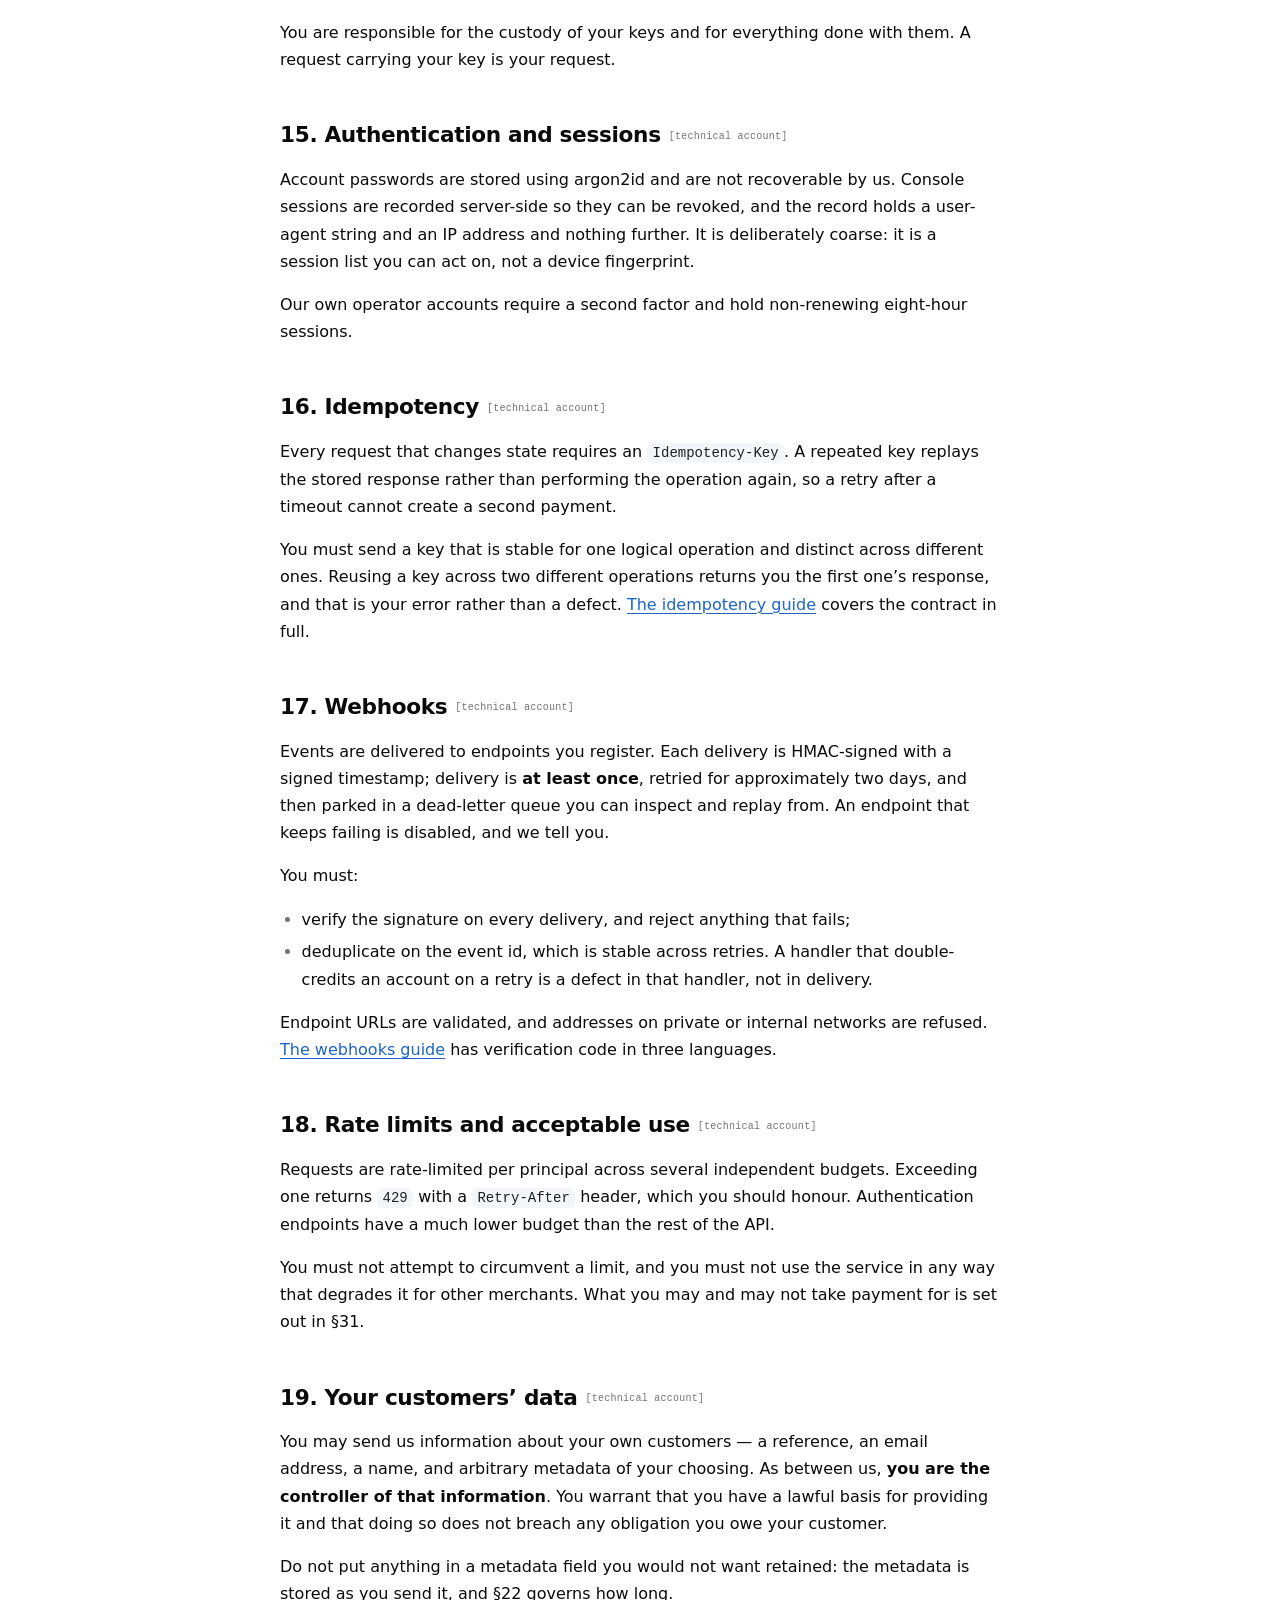
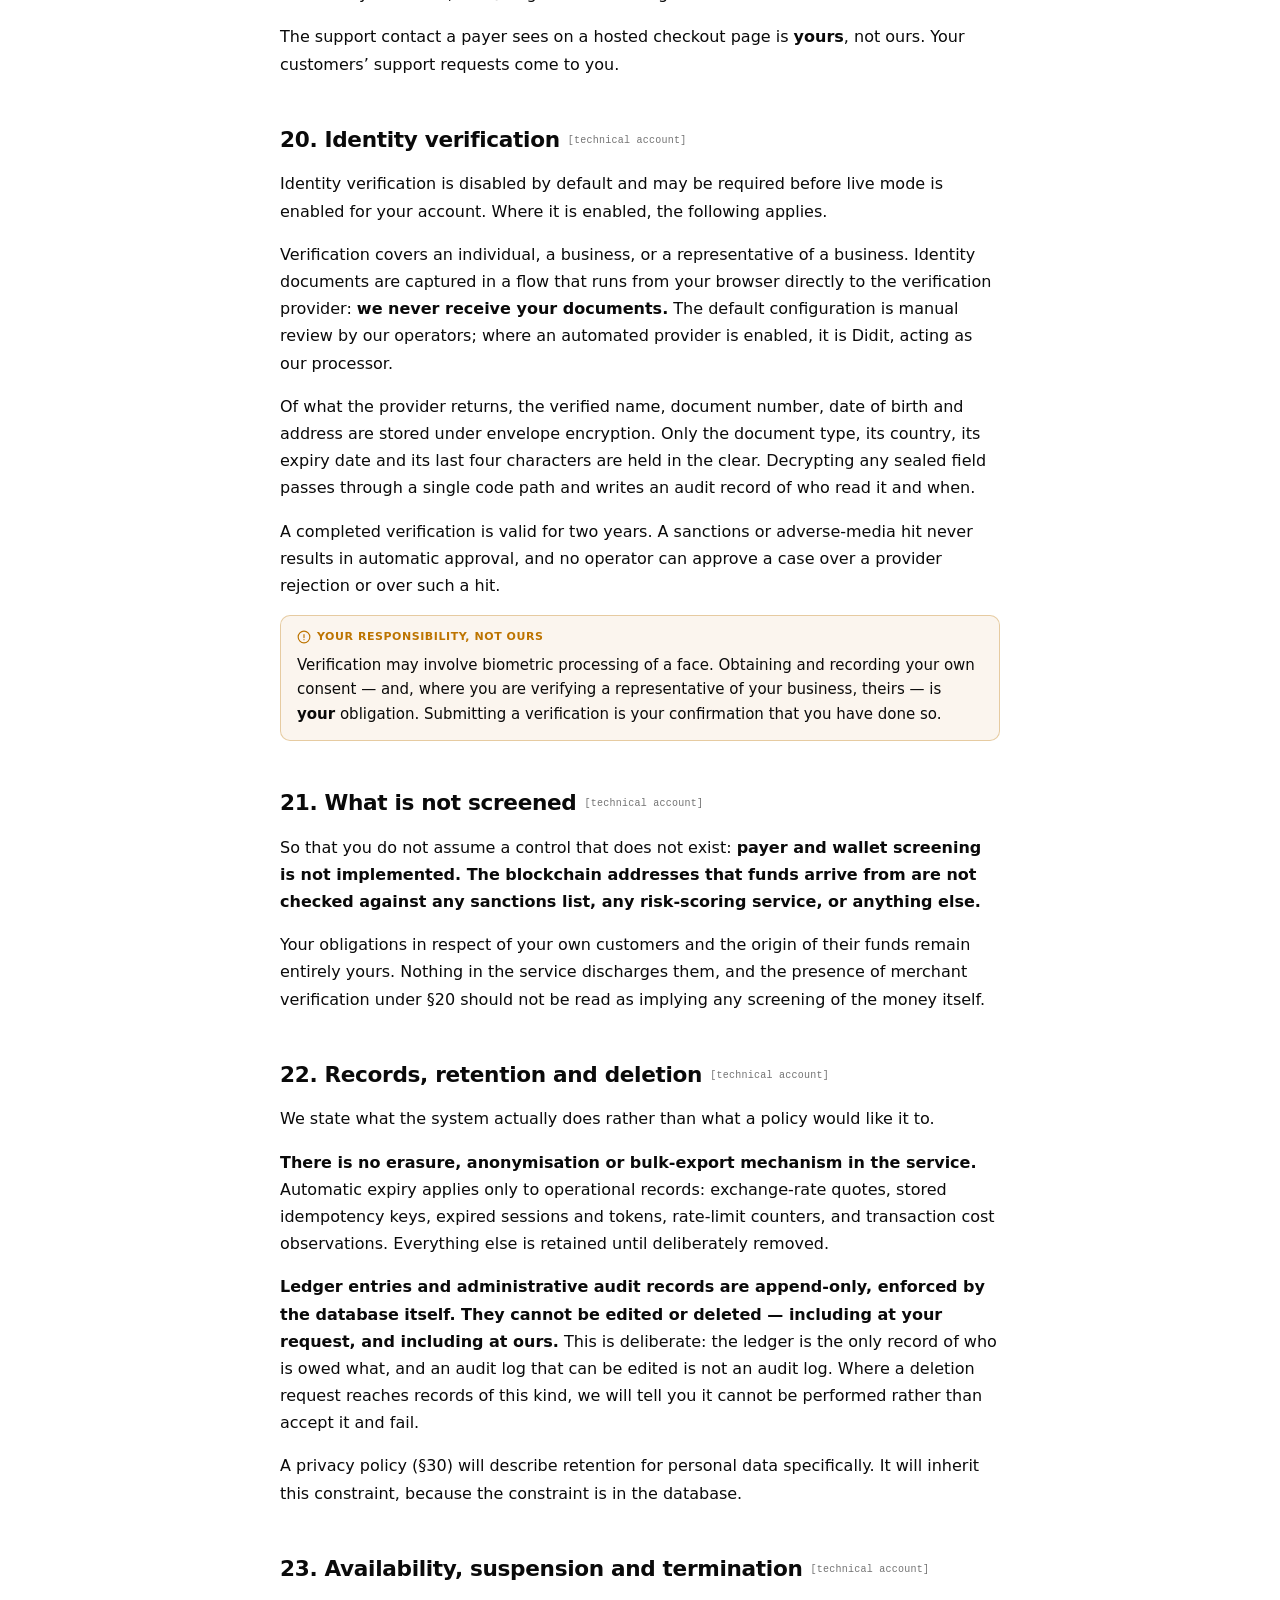
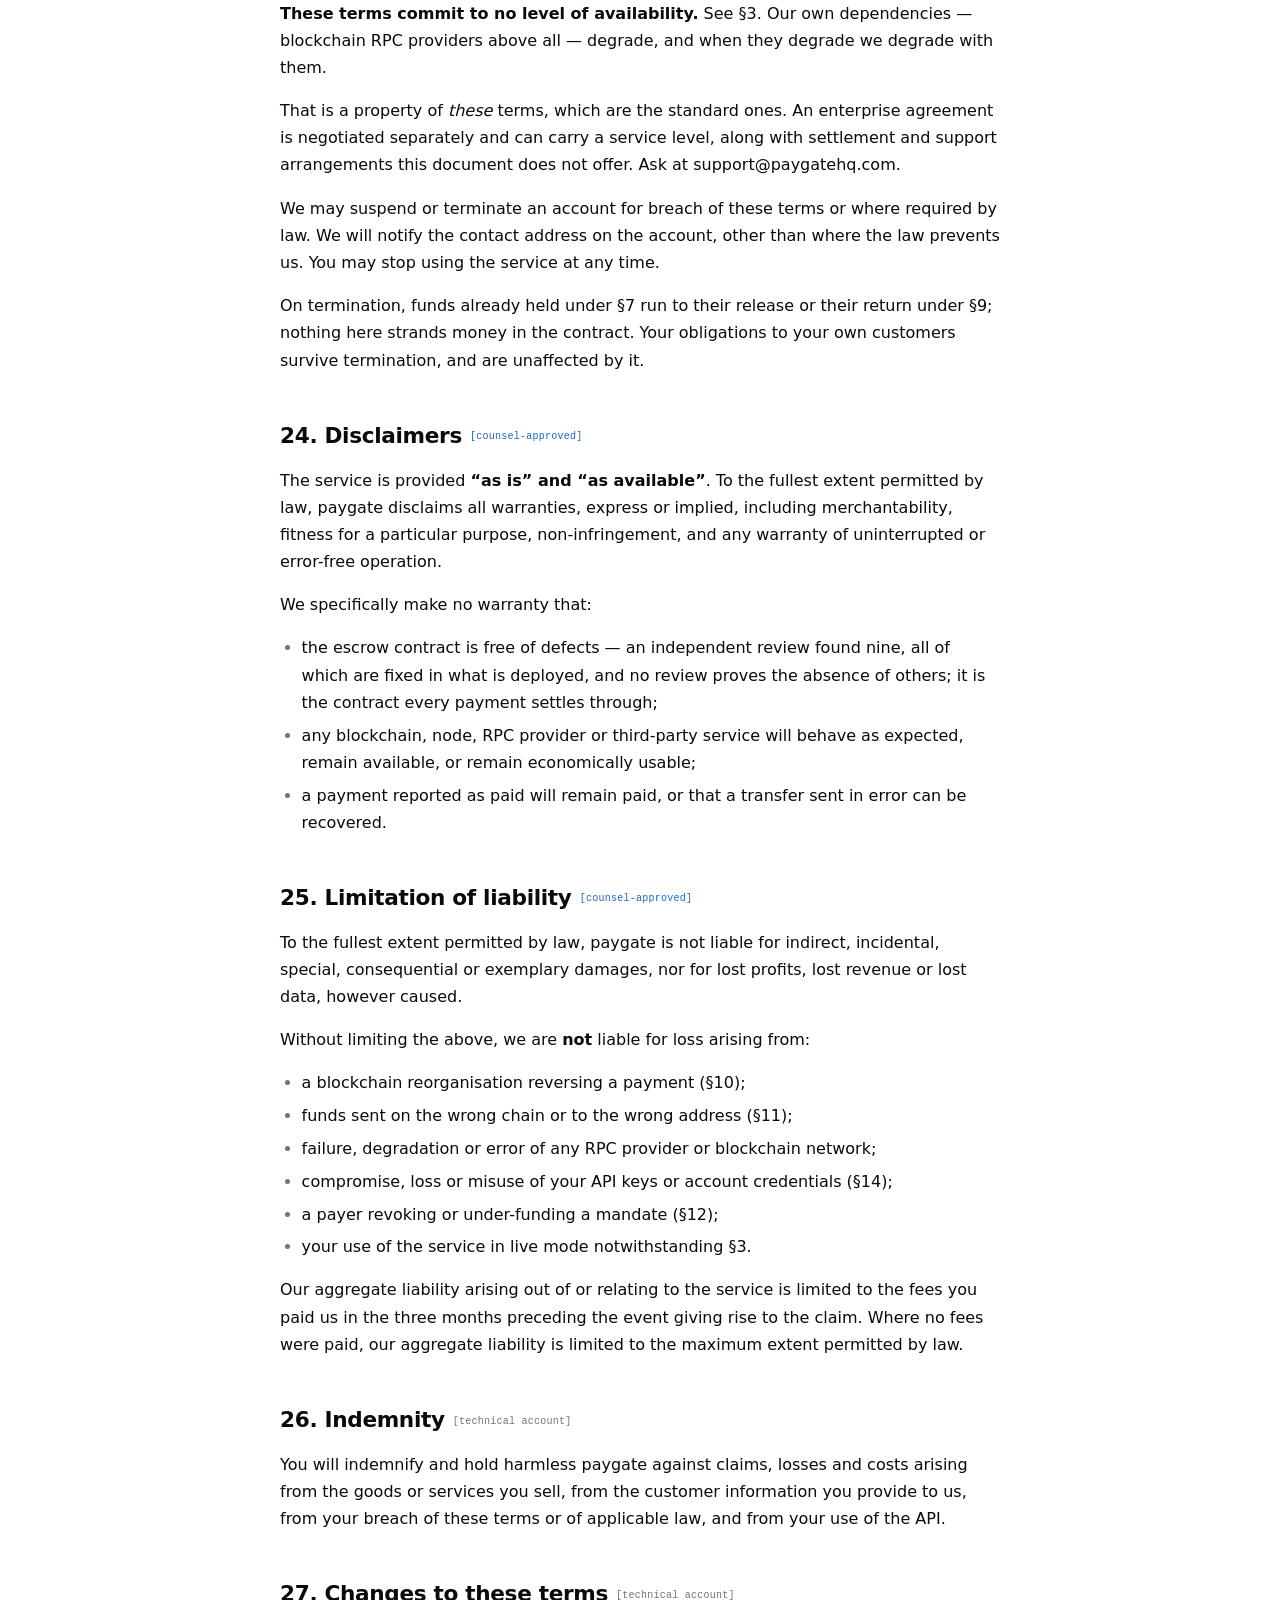
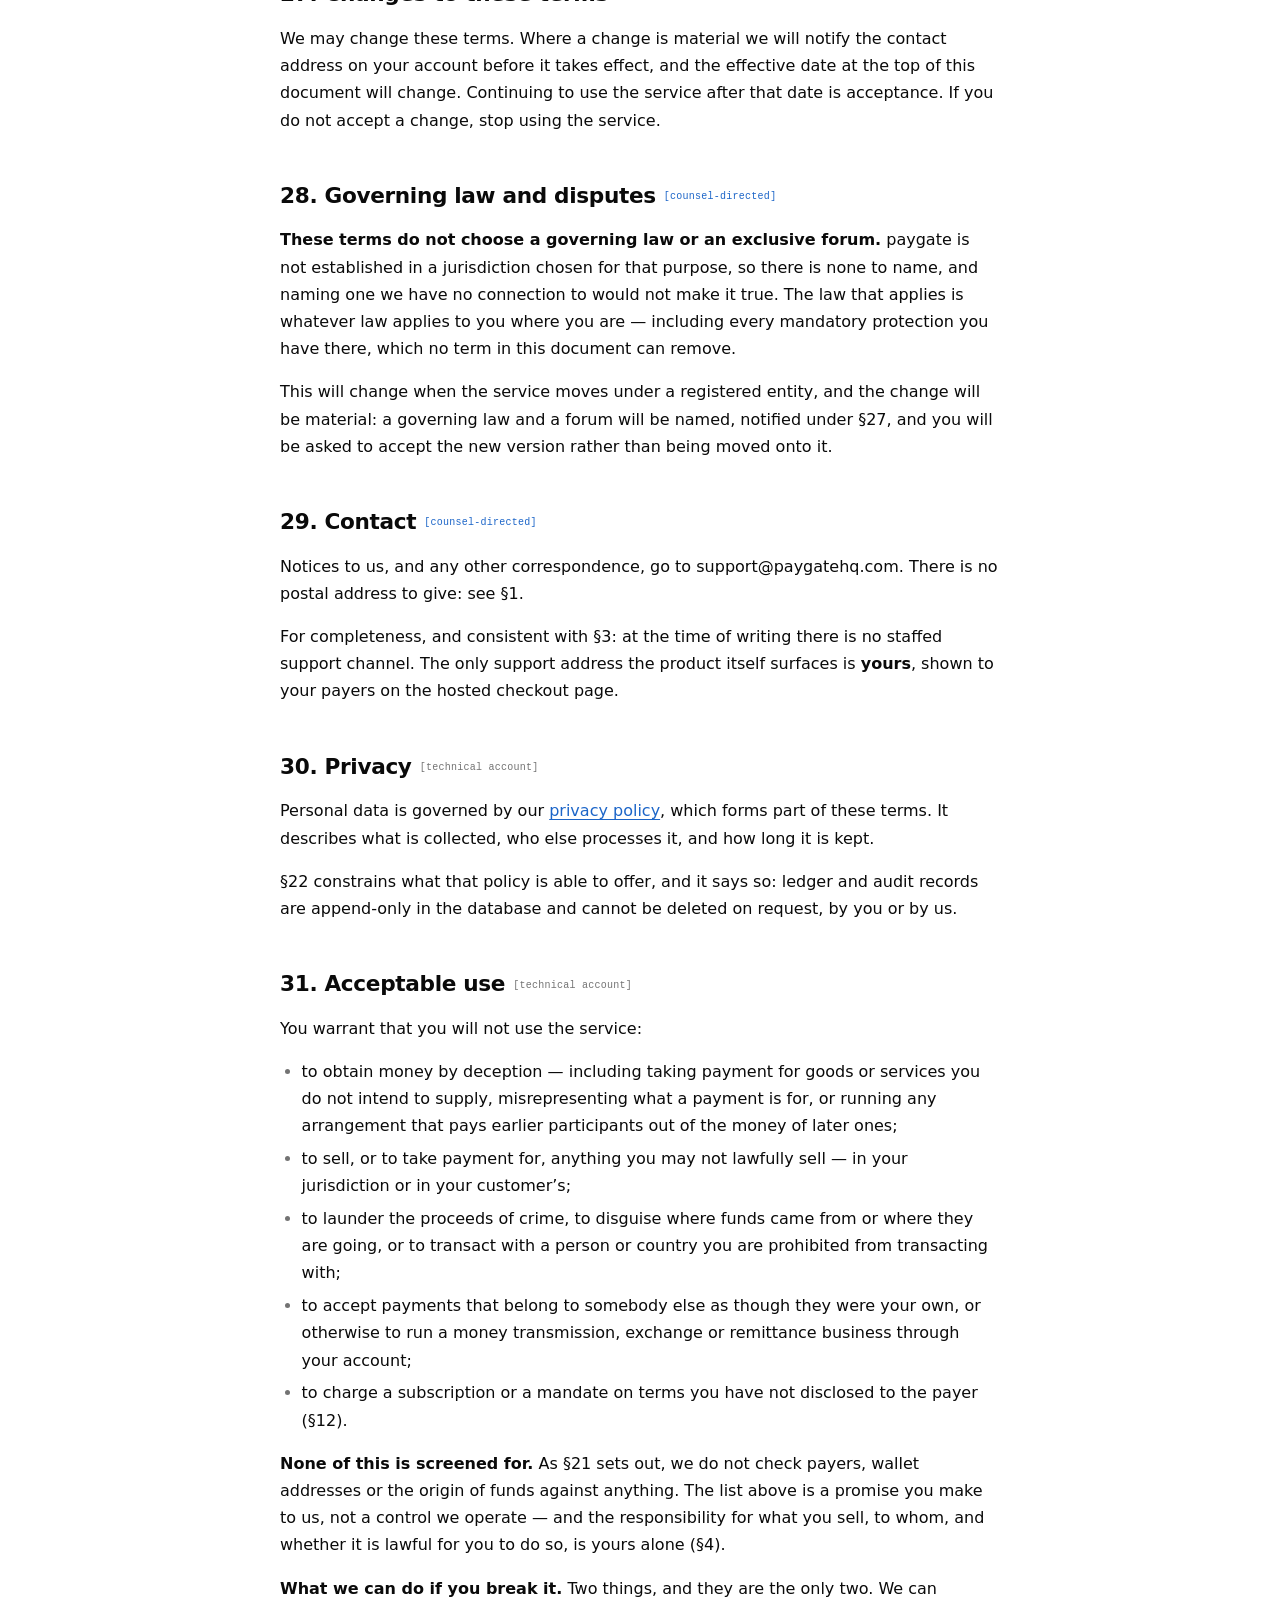
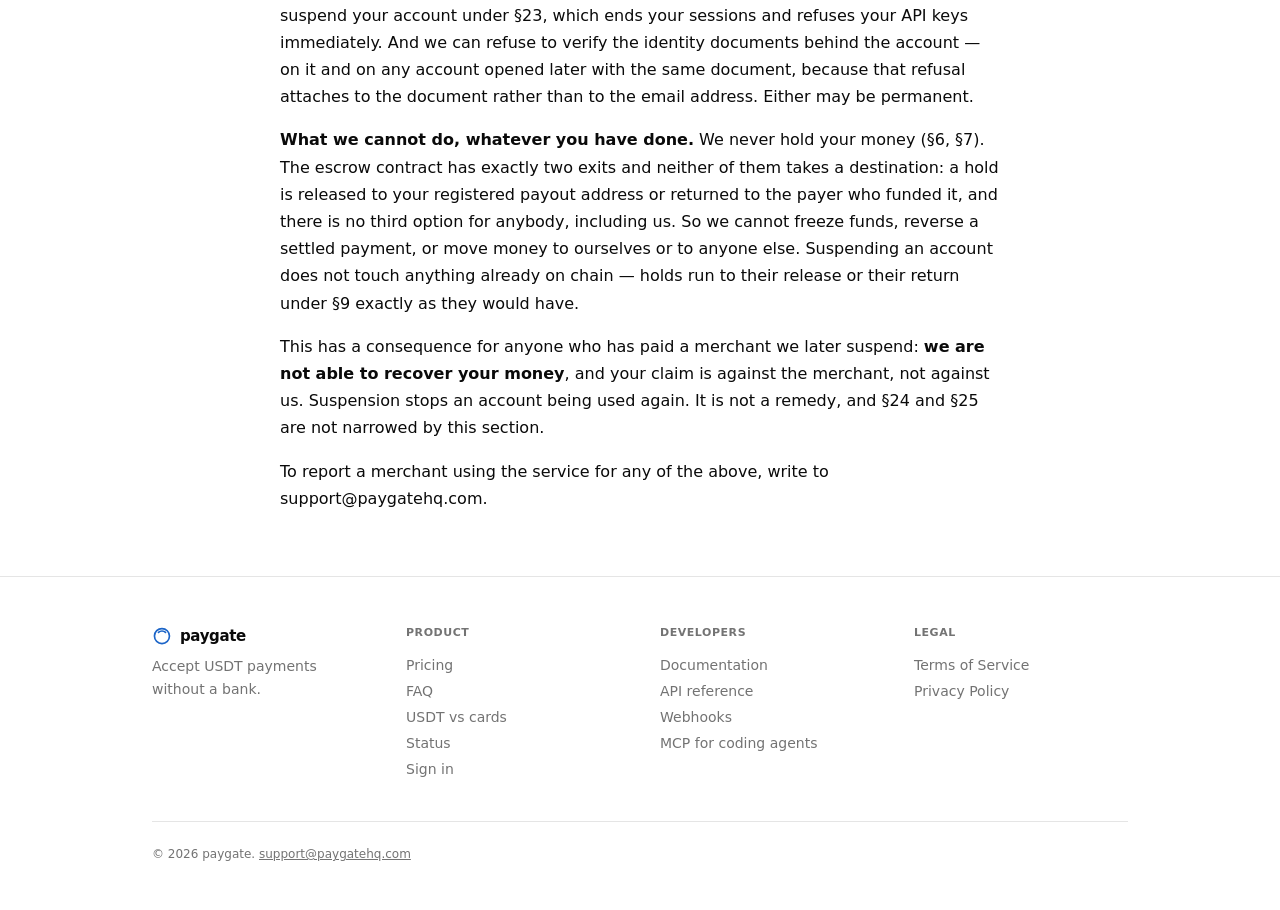
<file: terms/index.html>
<!doctype html>
<html lang="en">
  <head>
    <meta charset="UTF-8" />
    <meta name="viewport" content="width=device-width, initial-scale=1.0" />
    <meta name="color-scheme" content="light dark" />

    <link rel="icon" href="/favicon.svg" type="image/svg+xml" />
    <link rel="apple-touch-icon" href="/apple-touch-icon.png" />
    <link rel="manifest" href="/site.webmanifest" />
    <meta name="theme-color" content="#2f5ee8" />

    <title>Terms of Service — paygate</title>
    <meta name="description" content="The terms governing use of paygate: custody, settlement, finality, fees, data and the limits of what the service can promise." />
    <link rel="canonical" href="https://paygatehq.com/terms" />
    <!-- max-snippet:-1 lets a search engine quote a whole answer rather than truncating it
         at 160 characters, which is the difference between appearing in an AI overview and
         being summarised badly by one. -->
    <meta name="robots" content="index, follow, max-snippet:-1, max-image-preview:large, max-video-preview:-1" />

    <meta property="og:type" content="article" />
    <meta property="og:site_name" content="paygate" />
    <meta property="og:url" content="https://paygatehq.com/terms" />
    <meta property="og:title" content="Terms of Service — paygate" />
    <meta property="og:description" content="The terms governing use of paygate: custody, settlement, finality, fees, data and the limits of what the service can promise." />
    <meta property="og:locale" content="en_US" />
    <meta property="og:image" content="https://paygatehq.com/og.png" />
    <meta property="og:image:width" content="1200" />
    <meta property="og:image:height" content="630" />
    <meta property="og:image:alt" content="paygate — get paid in USDT. No bank, no chargebacks." />
    <meta name="twitter:image" content="https://paygatehq.com/og.png" />
    <!-- summary_large_image, now that public/og.png exists. This was `summary` while the
         product had no card asset, because a large card with nothing in it looks worse
         than a small one. See scripts/og-template.html. -->
    <meta name="twitter:card" content="summary_large_image" />
    <meta name="twitter:title" content="Terms of Service — paygate" />
    <meta name="twitter:description" content="The terms governing use of paygate: custody, settlement, finality, fees, data and the limits of what the service can promise." />

    <script>
      // ═══ CONSENT DEFAULTS, BEFORE ANY TAG CAN LOAD ═══
      //
      // Google Consent Mode v2. Everything is denied here, inline, ahead of the bundle, so
      // that the moment gtag.js arrives it is already in a cookieless state — no
      // identifiers, no storage, aggregate pings only. src/lib/consent.ts sends the single
      // 'update' that lifts this if the visitor accepts.
      //
      // Order is the whole point: a default set AFTER the tag loads is a default that
      // arrived too late, because the cookie is already written.
      window.dataLayer = window.dataLayer || [];
      function gtag() { window.dataLayer.push(arguments); }
      window.gtag = gtag;
      gtag('consent', 'default', {
        ad_storage: 'denied',
        ad_user_data: 'denied',
        ad_personalization: 'denied',
        analytics_storage: 'denied',
        wait_for_update: 500
      });
    </script>

    <script>
      // ═══ THE THEME IS APPLIED BEFORE THE FIRST PAINT, ON PURPOSE ═══
      //
      // Doing it in React means one frame of the light theme on a dark-mode machine — a
      // white flash on arrival, and this is the first page anybody sees of the product.
      try {
        var stored = localStorage.getItem('paygate-site-theme');
        var dark = stored ? stored === 'dark'
          : window.matchMedia('(prefers-color-scheme: dark)').matches;
        if (dark) document.documentElement.classList.add('dark');
      } catch (e) {
        // A browser with storage disabled still gets the system preference below.
      }
    </script>
    <script type="module" crossorigin src="/assets/terms-DwgEcLSH.js"></script>
    <link rel="modulepreload" crossorigin href="/assets/ui-CyjfcMmT.js">
    <link rel="modulepreload" crossorigin href="/assets/agreement-2wAvVraN.js">
    <link rel="stylesheet" crossorigin href="/assets/ui-BV9Yk3eq.css">
      <link rel="alternate" type="text/markdown" href="/terms.md" />
  </head>
  <body>
    <div id="root"><div class="min-h-svh"><script type="application/ld+json">{"@context":"https://schema.org","@graph":[{"@type":"Organization","@id":"https://paygatehq.com/#organization","name":"paygate","url":"https://paygatehq.com/","description":"Accept USDT payments from customers anywhere. Send a payment link, settle to your own wallet, no chargebacks ever. A flat 2% per payment.","slogan":"Accept USDT payments without a bank"},{"@type":"WebSite","@id":"https://paygatehq.com/#website","name":"paygate","url":"https://paygatehq.com/","description":"Accept USDT payments from customers anywhere. Send a payment link, settle to your own wallet, no chargebacks ever. A flat 2% per payment.","publisher":{"@id":"https://paygatehq.com/#organization"},"inLanguage":"en"},{"@type":"WebPage","@id":"https://paygatehq.com/terms#webpage","url":"https://paygatehq.com/terms","name":"Terms of Service — paygate","description":"The terms governing use of paygate: custody, settlement, finality, fees, data and the limits of what the service can promise.","isPartOf":{"@id":"https://paygatehq.com/#website"},"about":{"@id":"https://paygatehq.com/#organization"},"inLanguage":"en"},{"@type":"BreadcrumbList","itemListElement":[{"@type":"ListItem","position":1,"name":"Home","item":"https://paygatehq.com/"},{"@type":"ListItem","position":2,"name":"Terms of Service","item":"https://paygatehq.com/terms"}]}]}</script><header class="bg-background/85 border-border sticky top-0 z-30 border-b backdrop-blur"><div class="mx-auto flex h-14 max-w-5xl items-center gap-3 px-4 sm:px-6"><a href="/" aria-label="paygate home" class="shrink-0"><span class="flex items-center gap-2.5 "><svg viewBox="0 0 32 32" class="h-[23px] w-[23px] shrink-0 text-[var(--pg-brand)]" fill="none" stroke="currentColor" stroke-width="2.67" stroke-linecap="round" stroke-linejoin="round" role="presentation" aria-hidden="true"><path d="M7.515 7.515a12 12 0 1 0 16.97 16.97a12 12 0 0 0 -16.97 -16.97"></path><path d="M21.657 10.343a8 8 0 0 0 -11.315 0"></path></svg><span class="flex items-baseline gap-2"><span class="text-[15px] font-semibold tracking-tight">paygate</span></span></span></a><nav class="ml-auto hidden items-center gap-1 sm:flex" aria-label="Main"><a href="/pricing" class="rounded-md px-2.5 py-1 text-[13px] transition-colors text-muted-foreground hover:text-foreground">Pricing</a><a href="/faq" class="rounded-md px-2.5 py-1 text-[13px] transition-colors text-muted-foreground hover:text-foreground">FAQ</a><a href="https://developer.paygatehq.com/docs" class="rounded-md px-2.5 py-1 text-[13px] transition-colors text-muted-foreground hover:text-foreground">Docs</a><button type="button" class="text-muted-foreground hover:text-foreground hover:bg-muted flex h-8 w-8 items-center justify-center rounded-md transition-colors" aria-label="Switch theme"><span class="block h-4 w-4"></span></button><a href="https://app.paygatehq.com" data-cta="signup_click" class="inline-flex items-center justify-center gap-2 rounded-lg font-medium transition-colors h-9 px-4 text-[13px] bg-accent text-accent-foreground hover:opacity-90 ml-1">Start free</a></nav><div class="ml-auto flex items-center gap-1.5 sm:hidden"><a href="https://app.paygatehq.com" data-cta="signup_click" class="inline-flex items-center justify-center gap-2 rounded-lg font-medium transition-colors h-9 px-4 text-[13px] bg-accent text-accent-foreground hover:opacity-90">Start free</a><details class="group/nav relative"><summary class="text-muted-foreground hover:text-foreground hover:bg-muted flex h-9 w-9 cursor-pointer list-none items-center justify-center rounded-md transition-colors" aria-label="Menu"><svg class="h-5 w-5 group-open/nav:hidden" viewBox="0 0 24 24" fill="none" stroke="currentColor" stroke-width="2" stroke-linecap="round" stroke-linejoin="round" aria-hidden="true"><path d="M4 7h16"></path><path d="M4 12h16"></path><path d="M4 17h16"></path></svg><svg class="hidden h-5 w-5 group-open/nav:block" viewBox="0 0 24 24" fill="none" stroke="currentColor" stroke-width="2" stroke-linecap="round" stroke-linejoin="round" aria-hidden="true"><path d="M6 6 18 18"></path><path d="M18 6 6 18"></path></svg></summary><div class="border-border bg-card absolute top-full right-0 z-40 mt-2 w-52 rounded-xl border p-1.5 shadow-lg"><nav aria-label="Main"><a href="/pricing" class="hover:bg-muted flex items-center rounded-md px-3 py-2 text-[14px] transition-colors text-muted-foreground hover:text-foreground">Pricing</a><a href="/faq" class="hover:bg-muted flex items-center rounded-md px-3 py-2 text-[14px] transition-colors text-muted-foreground hover:text-foreground">FAQ</a><a href="https://developer.paygatehq.com/docs" class="hover:bg-muted flex items-center rounded-md px-3 py-2 text-[14px] transition-colors text-muted-foreground hover:text-foreground">Docs</a></nav><div class="border-border mt-1.5 border-t pt-1.5"><button type="button" aria-label="Switch theme" class="text-muted-foreground hover:text-foreground hover:bg-muted flex w-full items-center justify-between rounded-md px-3 py-2 text-[14px] transition-colors">Theme<span class="block h-4 w-4"></span></button></div></div></details></div></div></header><main class="mx-auto max-w-3xl px-4 py-12 sm:px-6 sm:py-16"><header class="mb-10"><p class="text-accent mb-2 font-mono text-xs tracking-wider uppercase">Legal</p><h1 class="text-3xl font-semibold tracking-tight sm:text-4xl">Terms of Service</h1><p class="text-muted-foreground mt-4 text-[15px]">Effective <!-- -->2026-09-06<!-- --> · These terms govern use of the paygate payment gateway by a merchant.</p><p class="text-muted-foreground mt-1.5 font-mono text-xs">Version <!-- -->2026-09-06.3</p></header><aside class="overflow-hidden rounded-lg border mb-10" style="border-color:color-mix(in oklab, var(--accent) 32%, transparent);background:color-mix(in oklab, var(--accent) 7%, var(--background))"><p class="flex items-center gap-1.5 px-4 pt-3 text-[11px] font-semibold tracking-wider uppercase" style="color:var(--accent)"><svg class="h-3.5 w-3.5 shrink-0" viewBox="0 0 24 24" fill="none" stroke="currentColor" stroke-width="2" stroke-linecap="round" stroke-linejoin="round" aria-hidden="true"><circle cx="12" cy="12" r="10"></circle><path d="M12 8v5M12 16.5v.01"></path></svg>Legal review</p><div class="callout-body text-foreground px-4 pb-3.5 text-[15px] leading-relaxed pt-1.5"><p>These terms are in force and binding, and they have not had a line-by-line legal review. Each section below is marked with how much review it has actually had:</p><ul class="mt-3 space-y-1.5"><li><span class="ml-2 align-middle font-mono text-[10px] font-normal tracking-wide whitespace-nowrap" style="color:var(--accent)" title="A lawyer read this section and approved its wording.">[<!-- -->counsel-approved<!-- -->]</span> — <!-- -->§24 and §25<!-- -->, the disclaimer and the limitation of liability. Reviewed and approved by counsel on<!-- --> <!-- -->2026-08-29<!-- -->.</li><li><span class="ml-2 align-middle font-mono text-[10px] font-normal tracking-wide whitespace-nowrap" style="color:var(--accent)" title="Counsel instructed what this section had to say, and it was rewritten to match. The wording is ours.">[<!-- -->counsel-directed<!-- -->]</span> — <!-- -->§1, §28 and §29<!-- -->. Counsel instructed what these had to say on <!-- -->2026-08-28<!-- --> and they were rewritten to match, but the wording is ours.</li><li><span class="ml-2 align-middle font-mono text-[10px] font-normal tracking-wide whitespace-nowrap" style="color:var(--muted-foreground)" title="Written by the people who wrote the code, and accurate about what the software does. No lawyer has read it.">[<!-- -->technical account<!-- -->]</span> — the remaining<!-- --> <!-- -->26<!-- --> sections. Written by the people who wrote the code, and accurate about what the software does. No lawyer has read them.</li></ul><p class="mt-3">We would rather say which is which than let the document imply a review it has not had.</p></div></aside><aside class="overflow-hidden rounded-lg border mb-10" style="border-color:color-mix(in oklab, var(--accent) 32%, transparent);background:color-mix(in oklab, var(--accent) 7%, var(--background))"><p class="flex items-center gap-1.5 px-4 pt-3 text-[11px] font-semibold tracking-wider uppercase" style="color:var(--accent)"><svg class="h-3.5 w-3.5 shrink-0" viewBox="0 0 24 24" fill="none" stroke="currentColor" stroke-width="2" stroke-linecap="round" stroke-linejoin="round" aria-hidden="true"><circle cx="12" cy="12" r="10"></circle><path d="M12 8v5M12 16.5v.01"></path></svg>In short</p><div class="callout-body text-foreground px-4 pb-3.5 text-[15px] leading-relaxed pt-1.5"><p>The document below is what binds. This is what most people would want to know before reading it, and each line points at the section it comes from.</p><ul class="mt-3 space-y-1.5"><li><a href="#custody-escrow" class="tabular-nums">§<!-- -->7</a> <!-- -->— <!-- -->We never hold your money in an account of ours. A payment rests in an escrow contract for your refund window, then releases to the payout address you registered.</li><li><a href="#operator-powers" class="tabular-nums">§<!-- -->9</a> <!-- -->— <!-- -->We cannot return a payer&#x27;s money, freeze funds, or send them anywhere else. Neither exit from the contract takes a destination, and this deployment holds no key that could change that.</li><li><a href="#finality" class="tabular-nums">§<!-- -->10</a> <!-- -->— <!-- -->A payment reported as paid can still reverse if the chain reorganises. If you shipped on paid, that loss is yours.</li><li><a href="#preview" class="tabular-nums">§<!-- -->3</a> <!-- -->— <!-- -->Under these standard terms nothing is owed to you when a published objective is missed; an enterprise agreement can carry a service level. The escrow contract was independently audited in September 2026 and all nine findings are fixed. If a chain cannot be watched the checkout stops taking new payments on it, and money already on the contract can be released by you, from any wallet, without us.</li><li><a href="#not-screened" class="tabular-nums">§<!-- -->21</a> <!-- -->— <!-- -->We do not screen payers, wallet addresses, or where money came from — against sanctions lists or anything else. Those obligations remain yours.</li><li><a href="#acceptable-use" class="tabular-nums">§<!-- -->31</a> <!-- -->— <!-- -->You promise not to use paygate for fraud, for unlawful goods, or to launder money. If you do, we can suspend your account and refuse to verify your identity documents again.</li><li><a href="#liability" class="tabular-nums">§<!-- -->25</a> <!-- -->— <!-- -->Our liability to you is capped at the fees you paid us in the three months before the claim.</li><li><a href="#changes" class="tabular-nums">§<!-- -->27</a> <!-- -->— <!-- -->When these terms change you will be asked to accept the new version before you can carry on using the console.</li></ul></div></aside><nav class="border-border mb-12 rounded-lg border p-5" aria-label="Contents"><h2 class="text-muted-foreground mb-3 text-[11px] font-semibold tracking-wider uppercase">Contents</h2><ol class="grid gap-x-6 gap-y-1 sm:grid-cols-2"><li class="text-[13px]"><a href="#parties" class="text-muted-foreground hover:text-accent transition-colors"><span class="tabular-nums">1<!-- -->.</span> <!-- -->Parties</a><span class="ml-2 align-middle font-mono text-[10px] font-normal tracking-wide whitespace-nowrap" style="color:var(--accent)" title="Counsel instructed what this section had to say, and it was rewritten to match. The wording is ours.">[<!-- -->counsel-directed<!-- -->]</span></li><li class="text-[13px]"><a href="#definitions" class="text-muted-foreground hover:text-accent transition-colors"><span class="tabular-nums">2<!-- -->.</span> <!-- -->Definitions</a><span class="ml-2 align-middle font-mono text-[10px] font-normal tracking-wide whitespace-nowrap" style="color:var(--muted-foreground)" title="Written by the people who wrote the code, and accurate about what the software does. No lawyer has read it.">[<!-- -->technical account<!-- -->]</span></li><li class="text-[13px]"><a href="#preview" class="text-muted-foreground hover:text-accent transition-colors"><span class="tabular-nums">3<!-- -->.</span> <!-- -->What the service does not do yet</a><span class="ml-2 align-middle font-mono text-[10px] font-normal tracking-wide whitespace-nowrap" style="color:var(--muted-foreground)" title="Written by the people who wrote the code, and accurate about what the software does. No lawyer has read it.">[<!-- -->technical account<!-- -->]</span></li><li class="text-[13px]"><a href="#eligibility" class="text-muted-foreground hover:text-accent transition-colors"><span class="tabular-nums">4<!-- -->.</span> <!-- -->Eligibility and account information</a><span class="ml-2 align-middle font-mono text-[10px] font-normal tracking-wide whitespace-nowrap" style="color:var(--muted-foreground)" title="Written by the people who wrote the code, and accurate about what the software does. No lawyer has read it.">[<!-- -->technical account<!-- -->]</span></li><li class="text-[13px]"><a href="#modes" class="text-muted-foreground hover:text-accent transition-colors"><span class="tabular-nums">5<!-- -->.</span> <!-- -->Test mode and live mode</a><span class="ml-2 align-middle font-mono text-[10px] font-normal tracking-wide whitespace-nowrap" style="color:var(--muted-foreground)" title="Written by the people who wrote the code, and accurate about what the software does. No lawyer has read it.">[<!-- -->technical account<!-- -->]</span></li><li class="text-[13px]"><a href="#custody" class="text-muted-foreground hover:text-accent transition-colors"><span class="tabular-nums">6<!-- -->.</span> <!-- -->Funds: where your money is</a><span class="ml-2 align-middle font-mono text-[10px] font-normal tracking-wide whitespace-nowrap" style="color:var(--muted-foreground)" title="Written by the people who wrote the code, and accurate about what the software does. No lawyer has read it.">[<!-- -->technical account<!-- -->]</span></li><li class="text-[13px]"><a href="#custody-escrow" class="text-muted-foreground hover:text-accent transition-colors"><span class="tabular-nums">7<!-- -->.</span> <!-- -->Funds: the escrow contract</a><span class="ml-2 align-middle font-mono text-[10px] font-normal tracking-wide whitespace-nowrap" style="color:var(--muted-foreground)" title="Written by the people who wrote the code, and accurate about what the software does. No lawyer has read it.">[<!-- -->technical account<!-- -->]</span></li><li class="text-[13px]"><a href="#refunds" class="text-muted-foreground hover:text-accent transition-colors"><span class="tabular-nums">8<!-- -->.</span> <!-- -->Refunds and returns</a><span class="ml-2 align-middle font-mono text-[10px] font-normal tracking-wide whitespace-nowrap" style="color:var(--muted-foreground)" title="Written by the people who wrote the code, and accurate about what the software does. No lawyer has read it.">[<!-- -->technical account<!-- -->]</span></li><li class="text-[13px]"><a href="#operator-powers" class="text-muted-foreground hover:text-accent transition-colors"><span class="tabular-nums">9<!-- -->.</span> <!-- -->What our operators can and cannot do</a><span class="ml-2 align-middle font-mono text-[10px] font-normal tracking-wide whitespace-nowrap" style="color:var(--muted-foreground)" title="Written by the people who wrote the code, and accurate about what the software does. No lawyer has read it.">[<!-- -->technical account<!-- -->]</span></li><li class="text-[13px]"><a href="#finality" class="text-muted-foreground hover:text-accent transition-colors"><span class="tabular-nums">10<!-- -->.</span> <!-- -->Finality and reversal</a><span class="ml-2 align-middle font-mono text-[10px] font-normal tracking-wide whitespace-nowrap" style="color:var(--muted-foreground)" title="Written by the people who wrote the code, and accurate about what the software does. No lawyer has read it.">[<!-- -->technical account<!-- -->]</span></li><li class="text-[13px]"><a href="#wrong-chain" class="text-muted-foreground hover:text-accent transition-colors"><span class="tabular-nums">11<!-- -->.</span> <!-- -->Wrong-chain and unmatched transfers</a><span class="ml-2 align-middle font-mono text-[10px] font-normal tracking-wide whitespace-nowrap" style="color:var(--muted-foreground)" title="Written by the people who wrote the code, and accurate about what the software does. No lawyer has read it.">[<!-- -->technical account<!-- -->]</span></li><li class="text-[13px]"><a href="#mandates" class="text-muted-foreground hover:text-accent transition-colors"><span class="tabular-nums">12<!-- -->.</span> <!-- -->Subscriptions and mandates</a><span class="ml-2 align-middle font-mono text-[10px] font-normal tracking-wide whitespace-nowrap" style="color:var(--muted-foreground)" title="Written by the people who wrote the code, and accurate about what the software does. No lawyer has read it.">[<!-- -->technical account<!-- -->]</span></li><li class="text-[13px]"><a href="#fees" class="text-muted-foreground hover:text-accent transition-colors"><span class="tabular-nums">13<!-- -->.</span> <!-- -->Fees</a><span class="ml-2 align-middle font-mono text-[10px] font-normal tracking-wide whitespace-nowrap" style="color:var(--muted-foreground)" title="Written by the people who wrote the code, and accurate about what the software does. No lawyer has read it.">[<!-- -->technical account<!-- -->]</span></li><li class="text-[13px]"><a href="#api-keys" class="text-muted-foreground hover:text-accent transition-colors"><span class="tabular-nums">14<!-- -->.</span> <!-- -->API keys</a><span class="ml-2 align-middle font-mono text-[10px] font-normal tracking-wide whitespace-nowrap" style="color:var(--muted-foreground)" title="Written by the people who wrote the code, and accurate about what the software does. No lawyer has read it.">[<!-- -->technical account<!-- -->]</span></li><li class="text-[13px]"><a href="#sessions" class="text-muted-foreground hover:text-accent transition-colors"><span class="tabular-nums">15<!-- -->.</span> <!-- -->Authentication and sessions</a><span class="ml-2 align-middle font-mono text-[10px] font-normal tracking-wide whitespace-nowrap" style="color:var(--muted-foreground)" title="Written by the people who wrote the code, and accurate about what the software does. No lawyer has read it.">[<!-- -->technical account<!-- -->]</span></li><li class="text-[13px]"><a href="#idempotency" class="text-muted-foreground hover:text-accent transition-colors"><span class="tabular-nums">16<!-- -->.</span> <!-- -->Idempotency</a><span class="ml-2 align-middle font-mono text-[10px] font-normal tracking-wide whitespace-nowrap" style="color:var(--muted-foreground)" title="Written by the people who wrote the code, and accurate about what the software does. No lawyer has read it.">[<!-- -->technical account<!-- -->]</span></li><li class="text-[13px]"><a href="#webhooks" class="text-muted-foreground hover:text-accent transition-colors"><span class="tabular-nums">17<!-- -->.</span> <!-- -->Webhooks</a><span class="ml-2 align-middle font-mono text-[10px] font-normal tracking-wide whitespace-nowrap" style="color:var(--muted-foreground)" title="Written by the people who wrote the code, and accurate about what the software does. No lawyer has read it.">[<!-- -->technical account<!-- -->]</span></li><li class="text-[13px]"><a href="#rate-limits" class="text-muted-foreground hover:text-accent transition-colors"><span class="tabular-nums">18<!-- -->.</span> <!-- -->Rate limits and acceptable use</a><span class="ml-2 align-middle font-mono text-[10px] font-normal tracking-wide whitespace-nowrap" style="color:var(--muted-foreground)" title="Written by the people who wrote the code, and accurate about what the software does. No lawyer has read it.">[<!-- -->technical account<!-- -->]</span></li><li class="text-[13px]"><a href="#end-customer-data" class="text-muted-foreground hover:text-accent transition-colors"><span class="tabular-nums">19<!-- -->.</span> <!-- -->Your customers’ data</a><span class="ml-2 align-middle font-mono text-[10px] font-normal tracking-wide whitespace-nowrap" style="color:var(--muted-foreground)" title="Written by the people who wrote the code, and accurate about what the software does. No lawyer has read it.">[<!-- -->technical account<!-- -->]</span></li><li class="text-[13px]"><a href="#identity-verification" class="text-muted-foreground hover:text-accent transition-colors"><span class="tabular-nums">20<!-- -->.</span> <!-- -->Identity verification</a><span class="ml-2 align-middle font-mono text-[10px] font-normal tracking-wide whitespace-nowrap" style="color:var(--muted-foreground)" title="Written by the people who wrote the code, and accurate about what the software does. No lawyer has read it.">[<!-- -->technical account<!-- -->]</span></li><li class="text-[13px]"><a href="#not-screened" class="text-muted-foreground hover:text-accent transition-colors"><span class="tabular-nums">21<!-- -->.</span> <!-- -->What is not screened</a><span class="ml-2 align-middle font-mono text-[10px] font-normal tracking-wide whitespace-nowrap" style="color:var(--muted-foreground)" title="Written by the people who wrote the code, and accurate about what the software does. No lawyer has read it.">[<!-- -->technical account<!-- -->]</span></li><li class="text-[13px]"><a href="#retention" class="text-muted-foreground hover:text-accent transition-colors"><span class="tabular-nums">22<!-- -->.</span> <!-- -->Records, retention and deletion</a><span class="ml-2 align-middle font-mono text-[10px] font-normal tracking-wide whitespace-nowrap" style="color:var(--muted-foreground)" title="Written by the people who wrote the code, and accurate about what the software does. No lawyer has read it.">[<!-- -->technical account<!-- -->]</span></li><li class="text-[13px]"><a href="#availability" class="text-muted-foreground hover:text-accent transition-colors"><span class="tabular-nums">23<!-- -->.</span> <!-- -->Availability, suspension and termination</a><span class="ml-2 align-middle font-mono text-[10px] font-normal tracking-wide whitespace-nowrap" style="color:var(--muted-foreground)" title="Written by the people who wrote the code, and accurate about what the software does. No lawyer has read it.">[<!-- -->technical account<!-- -->]</span></li><li class="text-[13px]"><a href="#disclaimers" class="text-muted-foreground hover:text-accent transition-colors"><span class="tabular-nums">24<!-- -->.</span> <!-- -->Disclaimers</a><span class="ml-2 align-middle font-mono text-[10px] font-normal tracking-wide whitespace-nowrap" style="color:var(--accent)" title="A lawyer read this section and approved its wording.">[<!-- -->counsel-approved<!-- -->]</span></li><li class="text-[13px]"><a href="#liability" class="text-muted-foreground hover:text-accent transition-colors"><span class="tabular-nums">25<!-- -->.</span> <!-- -->Limitation of liability</a><span class="ml-2 align-middle font-mono text-[10px] font-normal tracking-wide whitespace-nowrap" style="color:var(--accent)" title="A lawyer read this section and approved its wording.">[<!-- -->counsel-approved<!-- -->]</span></li><li class="text-[13px]"><a href="#indemnity" class="text-muted-foreground hover:text-accent transition-colors"><span class="tabular-nums">26<!-- -->.</span> <!-- -->Indemnity</a><span class="ml-2 align-middle font-mono text-[10px] font-normal tracking-wide whitespace-nowrap" style="color:var(--muted-foreground)" title="Written by the people who wrote the code, and accurate about what the software does. No lawyer has read it.">[<!-- -->technical account<!-- -->]</span></li><li class="text-[13px]"><a href="#changes" class="text-muted-foreground hover:text-accent transition-colors"><span class="tabular-nums">27<!-- -->.</span> <!-- -->Changes to these terms</a><span class="ml-2 align-middle font-mono text-[10px] font-normal tracking-wide whitespace-nowrap" style="color:var(--muted-foreground)" title="Written by the people who wrote the code, and accurate about what the software does. No lawyer has read it.">[<!-- -->technical account<!-- -->]</span></li><li class="text-[13px]"><a href="#governing-law" class="text-muted-foreground hover:text-accent transition-colors"><span class="tabular-nums">28<!-- -->.</span> <!-- -->Governing law and disputes</a><span class="ml-2 align-middle font-mono text-[10px] font-normal tracking-wide whitespace-nowrap" style="color:var(--accent)" title="Counsel instructed what this section had to say, and it was rewritten to match. The wording is ours.">[<!-- -->counsel-directed<!-- -->]</span></li><li class="text-[13px]"><a href="#contact" class="text-muted-foreground hover:text-accent transition-colors"><span class="tabular-nums">29<!-- -->.</span> <!-- -->Contact</a><span class="ml-2 align-middle font-mono text-[10px] font-normal tracking-wide whitespace-nowrap" style="color:var(--accent)" title="Counsel instructed what this section had to say, and it was rewritten to match. The wording is ours.">[<!-- -->counsel-directed<!-- -->]</span></li><li class="text-[13px]"><a href="#privacy" class="text-muted-foreground hover:text-accent transition-colors"><span class="tabular-nums">30<!-- -->.</span> <!-- -->Privacy</a><span class="ml-2 align-middle font-mono text-[10px] font-normal tracking-wide whitespace-nowrap" style="color:var(--muted-foreground)" title="Written by the people who wrote the code, and accurate about what the software does. No lawyer has read it.">[<!-- -->technical account<!-- -->]</span></li><li class="text-[13px]"><a href="#acceptable-use" class="text-muted-foreground hover:text-accent transition-colors"><span class="tabular-nums">31<!-- -->.</span> <!-- -->Acceptable use</a><span class="ml-2 align-middle font-mono text-[10px] font-normal tracking-wide whitespace-nowrap" style="color:var(--muted-foreground)" title="Written by the people who wrote the code, and accurate about what the software does. No lawyer has read it.">[<!-- -->technical account<!-- -->]</span></li></ol></nav><div class="prose"><h2 id="parties">1<!-- -->. <!-- -->Parties<span class="ml-2 align-middle font-mono text-[10px] font-normal tracking-wide whitespace-nowrap" style="color:var(--accent)" title="Counsel instructed what this section had to say, and it was rewritten to match. The wording is ours.">[<!-- -->counsel-directed<!-- -->]</span></h2><p>These terms are an agreement between you (“you”, “the merchant”) and<!-- --> <!-- -->paygate<!-- --> (“we”, “us”, “paygate”). They govern your use of the paygate API, the merchant console, the hosted checkout pages, the developer portal and everything else we operate under the paygate name (together, “the service”).</p><p><strong>paygate is a product name, not a registered company.</strong> The service is operated under that name, including for live payments. If it later moves under a registered entity, these terms will change under §27 and you will be asked to accept the new version.</p><p>You accept these terms when you create an account or use the service, whichever happens first. If you are accepting on behalf of a company, you confirm you are authorised to bind it.</p><h2 id="definitions">2<!-- -->. <!-- -->Definitions<span class="ml-2 align-middle font-mono text-[10px] font-normal tracking-wide whitespace-nowrap" style="color:var(--muted-foreground)" title="Written by the people who wrote the code, and accurate about what the software does. No lawyer has read it.">[<!-- -->technical account<!-- -->]</span></h2><ul><li><strong>Payer</strong> — your customer. A payer is never our customer, and we have no direct relationship with them.</li><li><strong>Live mode</strong> and <strong>test mode</strong> — the two modes the service runs in. Which one a request runs in is determined by the API key it was made with.</li><li><strong>Deposit address</strong> — the blockchain address a payer sends funds to for a given payment.</li><li><strong>Escrow</strong> — the on-chain contract used by the escrow settlement path described in §7.</li><li><strong>Hold</strong> — the interval between funds leaving a payer and reaching a merchant, on the escrow path. Its length is the hold period configured for the product.</li><li><strong>Mandate</strong> — a payer’s on-chain authorisation permitting charges up to a fixed cap per period, described in §12.</li><li><strong>Reversal</strong> — a payment previously reported as paid becoming unpaid, because the blockchain reorganised. See §10.</li></ul><h2 id="preview">3<!-- -->. <!-- -->What the service does not do yet<span class="ml-2 align-middle font-mono text-[10px] font-normal tracking-wide whitespace-nowrap" style="color:var(--muted-foreground)" title="Written by the people who wrote the code, and accurate about what the software does. No lawyer has read it.">[<!-- -->technical account<!-- -->]</span></h2><p><strong>This is a new payment processor, and these are the things it does not do yet.</strong> <!-- -->Specifically, and without qualification:</p><ul><li>The escrow contract described in §7 was independently audited in September 2026. The audit found nine issues, three of them high severity, and all nine are fixed in the contract this service runs against. The audited source is identified by content hash in our repository, so the version reviewed is not a matter of trust. It is the contract every subscription settles through.</li><li>These standard terms carry no uptime commitment — an enterprise agreement is negotiated separately and can carry one (§23). Under these terms, what decides your exposure is what the system does when something breaks, and that is built rather than promised. New payments<!-- --> <strong>fail closed</strong>: when a chain cannot be watched, the checkout page refuses to show an address for it rather than inviting a transfer nothing would see. Money already on the contract stays<!-- --> <strong>recoverable without us</strong>: <code>collect</code> and<!-- --> <code>releaseHold</code> are permissionless and not pausable, so a payment this gateway cannot settle is one you can settle yourself, from any wallet, without our key and without our permission.</li><li>Backups are taken and each one is verified by restoring it and checking the ledger still balances. That is a procedure, not an undertaking about how much data a failure could cost you.</li></ul><p>The status page publishes what the service is measured against and what it is currently doing. Those are objectives, not undertakings.</p><p>Every other section of these terms is read subject to this one. Judge what the service is fit for on the facts above rather than on our confidence in it: the audit, the fail-closed behaviour and the permissionless recovery are all things you can verify yourself, on-chain and in our repository, without taking our word for any of them.</p><h2 id="eligibility">4<!-- -->. <!-- -->Eligibility and account information<span class="ml-2 align-middle font-mono text-[10px] font-normal tracking-wide whitespace-nowrap" style="color:var(--muted-foreground)" title="Written by the people who wrote the code, and accurate about what the software does. No lawyer has read it.">[<!-- -->technical account<!-- -->]</span></h2><p>You must provide accurate account information and keep it current. Where identity verification is enabled (§20), you provide and warrant the accuracy of your legal name, your country of registration, and — for a business — your company name and registration number, and you record your consent at the point you submit them.</p><p>You are responsible for determining whether accepting cryptocurrency payments is lawful for you, in your jurisdiction, for the goods and services you sell. We do not make that determination for you and nothing in the service should be read as advice that it is.</p><h2 id="modes">5<!-- -->. <!-- -->Test mode and live mode<span class="ml-2 align-middle font-mono text-[10px] font-normal tracking-wide whitespace-nowrap" style="color:var(--muted-foreground)" title="Written by the people who wrote the code, and accurate about what the software does. No lawyer has read it.">[<!-- -->technical account<!-- -->]</span></h2><p>The mode is carried by the credential, not by a header or a setting: a key beginning <code>sk_test_</code> operates in test mode and a key beginning<!-- --> <code>sk_live_</code> operates in live mode. A key cannot cross between them.</p><p><strong>Test-mode payments, balances, charges and settlements are simulated and are not money.</strong> <!-- -->Nothing that happens in test mode creates an obligation on us, on you, or on anyone else to pay anything.</p><h2 id="custody">6<!-- -->. <!-- -->Funds: where your money is<span class="ml-2 align-middle font-mono text-[10px] font-normal tracking-wide whitespace-nowrap" style="color:var(--muted-foreground)" title="Written by the people who wrote the code, and accurate about what the software does. No lawyer has read it.">[<!-- -->technical account<!-- -->]</span></h2><p><strong>Every payment reaches you the same way.</strong> Your customer sends to a deposit address generated for that one payment, so what arrives is credited to it whatever the amount. The funds are swept into the escrow contract described in §7, held there for the refund window in §8, and then released to the payout address you registered — less any fee under §13.</p><p>You register that payout address yourself and it is the only destination the contract will release to. There is no balance held in an account of ours, no withdrawal to request, and no step where money waits on a decision by us.</p><h2 id="custody-escrow">7<!-- -->. <!-- -->Funds: the escrow contract<span class="ml-2 align-middle font-mono text-[10px] font-normal tracking-wide whitespace-nowrap" style="color:var(--muted-foreground)" title="Written by the people who wrote the code, and accurate about what the software does. No lawyer has read it.">[<!-- -->technical account<!-- -->]</span></h2><p>Under <strong>escrow settlement</strong> — the strategy named<!-- --> <code>escrow_contract</code> — the payer sends to a deposit address generated for that payment. The funds are then swept into the escrow contract, where they rest for the configured hold period before being released to the payout address you registered, net of any fee under §13.</p><p><strong>While the funds rest there, this is what we can and cannot do.</strong></p><ul><li><strong>We cannot send them anywhere but your address.</strong> <code>releaseHold</code> pays the payout address recorded on your account and takes no destination argument.</li><li><strong>We cannot stop them reaching you.</strong> <code>releaseHold</code> is permissionless and not pausable: once the hold matures, you — or anyone — can push it from any wallet, without our key and without our permission.</li><li><strong>We cannot return them to your payer.</strong> Only the controller key on your account can refund a hold. That key is yours.</li><li><strong>We can change the payout address on your account, and we can deactivate the account, which delays a release.</strong> The first exists so a merchant who loses their controller key can still be paid; the second is an offboarding and fraud control. Both require the contract owner key. Neither is reachable with the key this gateway runs with day to day, so an attacker holding the operator key can do neither.</li></ul><p>We describe that last power as custody, because it is one: an address we can change is an address you have not solely controlled. We do not describe the service as non-custodial, and you should not either.</p><p>Two consequences worth stating plainly. First, until the sweep completes, a payment reading <code>paid</code> is true of your customer and not yet of you — the money has left them and has not reached you. Second,<!-- --> <strong>this is the only path.</strong> One-time payments and subscriptions both settle through this contract; the recurring mechanism in §12 requires it, and there is no non-custodial route for either.</p><h2 id="refunds">8<!-- -->. <!-- -->Refunds and returns<span class="ml-2 align-middle font-mono text-[10px] font-normal tracking-wide whitespace-nowrap" style="color:var(--muted-foreground)" title="Written by the people who wrote the code, and accurate about what the software does. No lawyer has read it.">[<!-- -->technical account<!-- -->]</span></h2><p>The hold period <em>is</em> the refund policy. It is the interval in which returning funds to a payer is something you can perform through the contract rather than merely request.</p><p>For a <strong>one-time payment</strong> the window is fixed by us and is the same for every account. It is not a setting, because it is what we can tell a payer before they send: a window that varied by merchant could not be stated at all. For a<!-- --> <strong>subscription</strong> it comes from the price the customer is on, which carries its own refund policy and, where that policy is a full window, its own length.</p><p>Once a hold is released to you, there is no mechanism to reverse it. A card network has chargebacks; a blockchain has nothing. Any obligation you have to refund a customer beyond these limits is yours to discharge from your own funds.</p><h2 id="operator-powers">9<!-- -->. <!-- -->What our operators can and cannot do<span class="ml-2 align-middle font-mono text-[10px] font-normal tracking-wide whitespace-nowrap" style="color:var(--muted-foreground)" title="Written by the people who wrote the code, and accurate about what the software does. No lawyer has read it.">[<!-- -->technical account<!-- -->]</span></h2><p>While funds are held under §7, our operators can release them to you. That power is not a privilege of ours: releasing a matured hold is permissionless, so you can do it yourself and so can anyone — we do it because it is convenient, not because only we can.</p><p><strong>We cannot return held funds to the payer.</strong> The escrow admits only your own controller key for a return. The branch that let our keys do it is disabled deliberately, so that no key we hold can move a payer’s money. If returning a payment is the right outcome, the console gives you the transaction and your own wallet signs it.</p><p>This is a limit on us rather than on you, and it is the point: there is no operator of ours, and no combination of operators, who can move money out of a hold. The contract owner key is a separate thing and it is not unlimited either — §7 lists exactly what it can do. It also means the decision is yours to make and yours to be accountable for. See §8.</p><p>Every operator action of this kind writes a permanent audit record. Those records cannot be edited or deleted — see §22.</p><h2 id="finality">10<!-- -->. <!-- -->Finality and reversal<span class="ml-2 align-middle font-mono text-[10px] font-normal tracking-wide whitespace-nowrap" style="color:var(--muted-foreground)" title="Written by the people who wrote the code, and accurate about what the software does. No lawyer has read it.">[<!-- -->technical account<!-- -->]</span></h2><p><strong>A payment reported as <code>paid</code> is not final.</strong> <code>paid</code> means a confirmation threshold was reached, which is a probability statement about a blockchain and not a settlement guarantee.</p><p>If the chain reorganises more deeply than the confirmation window, a payment moves to <code>reversed</code> and a <code>payment.reversed</code> event is emitted. If you released goods or services on <code>paid</code>, that loss is yours. You should handle <code>payment.reversed</code> before you ship, and you can rehearse it in test mode — the service can simulate a reorg on demand.</p><p><a href="https://developer.paygatehq.com/docs/payments">The payments guide</a> describes the full lifecycle, including under-payment, over-payment, late payment and expiry.</p><h2 id="wrong-chain">11<!-- -->. <!-- -->Wrong-chain and unmatched transfers<span class="ml-2 align-middle font-mono text-[10px] font-normal tracking-wide whitespace-nowrap" style="color:var(--muted-foreground)" title="Written by the people who wrote the code, and accurate about what the software does. No lawyer has read it.">[<!-- -->technical account<!-- -->]</span></h2><p>BNB Smart Chain and Ethereum share an address format. A payer who sends USDT on the wrong chain sends it to an address that looks correct and is not, and<!-- --> <strong>those funds are generally unrecoverable — by us, by you, or by anyone.</strong></p><p>A transfer sent to an address this service does not watch is not a payment and cannot become one. Transfers we do observe are recorded with their originating address, and where one cannot be attributed it is kept with the reason rather than discarded. But recording is not recovery, and we promise no recovery.</p><h2 id="mandates">12<!-- -->. <!-- -->Subscriptions and mandates<span class="ml-2 align-middle font-mono text-[10px] font-normal tracking-wide whitespace-nowrap" style="color:var(--muted-foreground)" title="Written by the people who wrote the code, and accurate about what the software does. No lawyer has read it.">[<!-- -->technical account<!-- -->]</span></h2><p>A blockchain has no direct debit. A subscription here is therefore a cap your payer signs once, over a vault your payer funds: they authorise charges of at most a fixed amount per period, and each period you may charge up to that cap and no further. The cap is enforced on-chain and not merely in our software.</p><p><strong>A payer can revoke a mandate themselves, on-chain, without your cooperation or ours.</strong> <!-- -->Neither of us can prevent that, and neither of us can charge after it. A mandate can also fail for want of funds in the vault, which is a state you handle rather than an error we resolve.</p><p>Prices are immutable once created — they are archived rather than edited — so an existing subscriber is never repriced without a new agreement.</p><h2 id="fees">13<!-- -->. <!-- -->Fees<span class="ml-2 align-middle font-mono text-[10px] font-normal tracking-wide whitespace-nowrap" style="color:var(--muted-foreground)" title="Written by the people who wrote the code, and accurate about what the software does. No lawyer has read it.">[<!-- -->technical account<!-- -->]</span></h2><p>A platform fee may be applied to settlement. It is set per account by us and is not a setting you can change. Where the escrow path is used, the contract itself bounds what can be taken: the proportional fee cannot exceed ten per cent, and any flat component is bounded by a separate limit set in the contract.</p><p><strong>The fee that applies to your account is the one shown in your console</strong> <!-- -->and on the <a href="/pricing">pricing page</a>. No figure appears in this document, because a figure here would be a second source of truth for a number that is per-account.</p><p>Blockchain transaction costs are separate from any fee and are borne as the deployment is configured. Ask before you rely on a particular arrangement.</p><h2 id="api-keys">14<!-- -->. <!-- -->API keys<span class="ml-2 align-middle font-mono text-[10px] font-normal tracking-wide whitespace-nowrap" style="color:var(--muted-foreground)" title="Written by the people who wrote the code, and accurate about what the software does. No lawyer has read it.">[<!-- -->technical account<!-- -->]</span></h2><p>API keys are hashed on arrival and are not recoverable. The plaintext is displayed exactly once, at creation; we retain only a short prefix so a key can be identified in a list. If you lose a key, we cannot return it to you — create a new one and revoke the old.</p><p><strong>Scopes limit keys, not people.</strong> A key can be restricted to what one integration needs. A console sign-in holds every scope, because it is you. Do not mistake a scope for a permission model over your staff.</p><p>You are responsible for the custody of your keys and for everything done with them. A request carrying your key is your request.</p><h2 id="sessions">15<!-- -->. <!-- -->Authentication and sessions<span class="ml-2 align-middle font-mono text-[10px] font-normal tracking-wide whitespace-nowrap" style="color:var(--muted-foreground)" title="Written by the people who wrote the code, and accurate about what the software does. No lawyer has read it.">[<!-- -->technical account<!-- -->]</span></h2><p>Account passwords are stored using argon2id and are not recoverable by us. Console sessions are recorded server-side so they can be revoked, and the record holds a user-agent string and an IP address and nothing further. It is deliberately coarse: it is a session list you can act on, not a device fingerprint.</p><p>Our own operator accounts require a second factor and hold non-renewing eight-hour sessions.</p><h2 id="idempotency">16<!-- -->. <!-- -->Idempotency<span class="ml-2 align-middle font-mono text-[10px] font-normal tracking-wide whitespace-nowrap" style="color:var(--muted-foreground)" title="Written by the people who wrote the code, and accurate about what the software does. No lawyer has read it.">[<!-- -->technical account<!-- -->]</span></h2><p>Every request that changes state requires an <code>Idempotency-Key</code>. A repeated key replays the stored response rather than performing the operation again, so a retry after a timeout cannot create a second payment.</p><p>You must send a key that is stable for one logical operation and distinct across different ones. Reusing a key across two different operations returns you the first one’s response, and that is your error rather than a defect.<!-- --> <a href="https://developer.paygatehq.com/docs/idempotency">The idempotency guide</a> covers the contract in full.</p><h2 id="webhooks">17<!-- -->. <!-- -->Webhooks<span class="ml-2 align-middle font-mono text-[10px] font-normal tracking-wide whitespace-nowrap" style="color:var(--muted-foreground)" title="Written by the people who wrote the code, and accurate about what the software does. No lawyer has read it.">[<!-- -->technical account<!-- -->]</span></h2><p>Events are delivered to endpoints you register. Each delivery is HMAC-signed with a signed timestamp; delivery is <strong>at least once</strong>, retried for approximately two days, and then parked in a dead-letter queue you can inspect and replay from. An endpoint that keeps failing is disabled, and we tell you.</p><p>You must:</p><ul><li>verify the signature on every delivery, and reject anything that fails;</li><li>deduplicate on the event id, which is stable across retries. A handler that double-credits an account on a retry is a defect in that handler, not in delivery.</li></ul><p>Endpoint URLs are validated, and addresses on private or internal networks are refused. <a href="https://developer.paygatehq.com/docs/webhooks">The webhooks guide</a> has verification code in three languages.</p><h2 id="rate-limits">18<!-- -->. <!-- -->Rate limits and acceptable use<span class="ml-2 align-middle font-mono text-[10px] font-normal tracking-wide whitespace-nowrap" style="color:var(--muted-foreground)" title="Written by the people who wrote the code, and accurate about what the software does. No lawyer has read it.">[<!-- -->technical account<!-- -->]</span></h2><p>Requests are rate-limited per principal across several independent budgets. Exceeding one returns <code>429</code> with a <code>Retry-After</code> header, which you should honour. Authentication endpoints have a much lower budget than the rest of the API.</p><p>You must not attempt to circumvent a limit, and you must not use the service in any way that degrades it for other merchants. What you may and may not take payment for is set out in §31.</p><h2 id="end-customer-data">19<!-- -->. <!-- -->Your customers’ data<span class="ml-2 align-middle font-mono text-[10px] font-normal tracking-wide whitespace-nowrap" style="color:var(--muted-foreground)" title="Written by the people who wrote the code, and accurate about what the software does. No lawyer has read it.">[<!-- -->technical account<!-- -->]</span></h2><p>You may send us information about your own customers — a reference, an email address, a name, and arbitrary metadata of your choosing. As between us,<!-- --> <strong>you are the controller of that information</strong>. You warrant that you have a lawful basis for providing it and that doing so does not breach any obligation you owe your customer.</p><p>Do not put anything in a metadata field you would not want retained: the metadata is stored as you send it, and §22 governs how long.</p><p>The support contact a payer sees on a hosted checkout page is<!-- --> <strong>yours</strong>, not ours. Your customers’ support requests come to you.</p><h2 id="identity-verification">20<!-- -->. <!-- -->Identity verification<span class="ml-2 align-middle font-mono text-[10px] font-normal tracking-wide whitespace-nowrap" style="color:var(--muted-foreground)" title="Written by the people who wrote the code, and accurate about what the software does. No lawyer has read it.">[<!-- -->technical account<!-- -->]</span></h2><p>Identity verification is disabled by default and may be required before live mode is enabled for your account. Where it is enabled, the following applies.</p><p>Verification covers an individual, a business, or a representative of a business. Identity documents are captured in a flow that runs from your browser directly to the verification provider: <strong>we never receive your documents.</strong> The default configuration is manual review by our operators; where an automated provider is enabled, it is Didit, acting as our processor.</p><p>Of what the provider returns, the verified name, document number, date of birth and address are stored under envelope encryption. Only the document type, its country, its expiry date and its last four characters are held in the clear. Decrypting any sealed field passes through a single code path and writes an audit record of who read it and when.</p><p>A completed verification is valid for two years. A sanctions or adverse-media hit never results in automatic approval, and no operator can approve a case over a provider rejection or over such a hit.</p><aside class="overflow-hidden rounded-lg border my-5" style="border-color:color-mix(in oklab, var(--warn) 32%, transparent);background:color-mix(in oklab, var(--warn) 7%, var(--background))"><p class="flex items-center gap-1.5 px-4 pt-3 text-[11px] font-semibold tracking-wider uppercase" style="color:var(--warn)"><svg class="h-3.5 w-3.5 shrink-0" viewBox="0 0 24 24" fill="none" stroke="currentColor" stroke-width="2" stroke-linecap="round" stroke-linejoin="round" aria-hidden="true"><circle cx="12" cy="12" r="10"></circle><path d="M12 8v5M12 16.5v.01"></path></svg>Your responsibility, not ours</p><div class="callout-body text-foreground px-4 pb-3.5 text-[15px] leading-relaxed pt-1.5">Verification may involve biometric processing of a face. Obtaining and recording your own consent — and, where you are verifying a representative of your business, theirs — is <strong>your</strong> obligation. Submitting a verification is your confirmation that you have done so.</div></aside><h2 id="not-screened">21<!-- -->. <!-- -->What is not screened<span class="ml-2 align-middle font-mono text-[10px] font-normal tracking-wide whitespace-nowrap" style="color:var(--muted-foreground)" title="Written by the people who wrote the code, and accurate about what the software does. No lawyer has read it.">[<!-- -->technical account<!-- -->]</span></h2><p>So that you do not assume a control that does not exist:<!-- --> <strong>payer and wallet screening is not implemented. The blockchain addresses that funds arrive from are not checked against any sanctions list, any risk-scoring service, or anything else.</strong></p><p>Your obligations in respect of your own customers and the origin of their funds remain entirely yours. Nothing in the service discharges them, and the presence of merchant verification under §20 should not be read as implying any screening of the money itself.</p><h2 id="retention">22<!-- -->. <!-- -->Records, retention and deletion<span class="ml-2 align-middle font-mono text-[10px] font-normal tracking-wide whitespace-nowrap" style="color:var(--muted-foreground)" title="Written by the people who wrote the code, and accurate about what the software does. No lawyer has read it.">[<!-- -->technical account<!-- -->]</span></h2><p>We state what the system actually does rather than what a policy would like it to.</p><p><strong>There is no erasure, anonymisation or bulk-export mechanism in the service.</strong> <!-- -->Automatic expiry applies only to operational records: exchange-rate quotes, stored idempotency keys, expired sessions and tokens, rate-limit counters, and transaction cost observations. Everything else is retained until deliberately removed.</p><p><strong>Ledger entries and administrative audit records are append-only, enforced by the database itself. They cannot be edited or deleted — including at your request, and including at ours.</strong> <!-- -->This is deliberate: the ledger is the only record of who is owed what, and an audit log that can be edited is not an audit log. Where a deletion request reaches records of this kind, we will tell you it cannot be performed rather than accept it and fail.</p><p>A privacy policy (§30) will describe retention for personal data specifically. It will inherit this constraint, because the constraint is in the database.</p><h2 id="availability">23<!-- -->. <!-- -->Availability, suspension and termination<span class="ml-2 align-middle font-mono text-[10px] font-normal tracking-wide whitespace-nowrap" style="color:var(--muted-foreground)" title="Written by the people who wrote the code, and accurate about what the software does. No lawyer has read it.">[<!-- -->technical account<!-- -->]</span></h2><p><strong>These terms commit to no level of availability.</strong> See §3. Our own dependencies — blockchain RPC providers above all — degrade, and when they degrade we degrade with them.</p><p>That is a property of <em>these</em> terms, which are the standard ones. An enterprise agreement is negotiated separately and can carry a service level, along with settlement and support arrangements this document does not offer. Ask at<!-- --> <!-- -->support@paygatehq.com<!-- -->.</p><p>We may suspend or terminate an account for breach of these terms or where required by law. We will notify the contact address on the account, other than where the law prevents us. You may stop using the service at any time.</p><p>On termination, funds already held under §7 run to their release or their return under §9; nothing here strands money in the contract. Your obligations to your own customers survive termination, and are unaffected by it.</p><h2 id="disclaimers">24<!-- -->. <!-- -->Disclaimers<span class="ml-2 align-middle font-mono text-[10px] font-normal tracking-wide whitespace-nowrap" style="color:var(--accent)" title="A lawyer read this section and approved its wording.">[<!-- -->counsel-approved<!-- -->]</span></h2><p>The service is provided <strong>“as is” and “as available”</strong>. To the fullest extent permitted by law, <!-- -->paygate<!-- --> disclaims all warranties, express or implied, including merchantability, fitness for a particular purpose, non-infringement, and any warranty of uninterrupted or error-free operation.</p><p>We specifically make no warranty that:</p><ul><li>the escrow contract is free of defects — an independent review found nine, all of which are fixed in what is deployed, and no review proves the absence of others; it is the contract every payment settles through;</li><li>any blockchain, node, RPC provider or third-party service will behave as expected, remain available, or remain economically usable;</li><li>a payment reported as paid will remain paid, or that a transfer sent in error can be recovered.</li></ul><h2 id="liability">25<!-- -->. <!-- -->Limitation of liability<span class="ml-2 align-middle font-mono text-[10px] font-normal tracking-wide whitespace-nowrap" style="color:var(--accent)" title="A lawyer read this section and approved its wording.">[<!-- -->counsel-approved<!-- -->]</span></h2><p>To the fullest extent permitted by law, <!-- -->paygate<!-- --> is not liable for indirect, incidental, special, consequential or exemplary damages, nor for lost profits, lost revenue or lost data, however caused.</p><p>Without limiting the above, we are <strong>not</strong> liable for loss arising from:</p><ul><li>a blockchain reorganisation reversing a payment (§10);</li><li>funds sent on the wrong chain or to the wrong address (§11);</li><li>failure, degradation or error of any RPC provider or blockchain network;</li><li>compromise, loss or misuse of your API keys or account credentials (§14);</li><li>a payer revoking or under-funding a mandate (§12);</li><li>your use of the service in live mode notwithstanding §3.</li></ul><p>Our aggregate liability arising out of or relating to the service is limited to the fees you paid us in the three months preceding the event giving rise to the claim. Where no fees were paid, our aggregate liability is limited to the maximum extent permitted by law.</p><h2 id="indemnity">26<!-- -->. <!-- -->Indemnity<span class="ml-2 align-middle font-mono text-[10px] font-normal tracking-wide whitespace-nowrap" style="color:var(--muted-foreground)" title="Written by the people who wrote the code, and accurate about what the software does. No lawyer has read it.">[<!-- -->technical account<!-- -->]</span></h2><p>You will indemnify and hold harmless <!-- -->paygate<!-- --> against claims, losses and costs arising from the goods or services you sell, from the customer information you provide to us, from your breach of these terms or of applicable law, and from your use of the API.</p><h2 id="changes">27<!-- -->. <!-- -->Changes to these terms<span class="ml-2 align-middle font-mono text-[10px] font-normal tracking-wide whitespace-nowrap" style="color:var(--muted-foreground)" title="Written by the people who wrote the code, and accurate about what the software does. No lawyer has read it.">[<!-- -->technical account<!-- -->]</span></h2><p>We may change these terms. Where a change is material we will notify the contact address on your account before it takes effect, and the effective date at the top of this document will change. Continuing to use the service after that date is acceptance. If you do not accept a change, stop using the service.</p><h2 id="governing-law">28<!-- -->. <!-- -->Governing law and disputes<span class="ml-2 align-middle font-mono text-[10px] font-normal tracking-wide whitespace-nowrap" style="color:var(--accent)" title="Counsel instructed what this section had to say, and it was rewritten to match. The wording is ours.">[<!-- -->counsel-directed<!-- -->]</span></h2><p><strong>These terms do not choose a governing law or an exclusive forum.</strong> <!-- -->paygate is not established in a jurisdiction chosen for that purpose, so there is none to name, and naming one we have no connection to would not make it true. The law that applies is whatever law applies to you where you are — including every mandatory protection you have there, which no term in this document can remove.</p><p>This will change when the service moves under a registered entity, and the change will be material: a governing law and a forum will be named, notified under §27, and you will be asked to accept the new version rather than being moved onto it.</p><h2 id="contact">29<!-- -->. <!-- -->Contact<span class="ml-2 align-middle font-mono text-[10px] font-normal tracking-wide whitespace-nowrap" style="color:var(--accent)" title="Counsel instructed what this section had to say, and it was rewritten to match. The wording is ours.">[<!-- -->counsel-directed<!-- -->]</span></h2><p>Notices to us, and any other correspondence, go to <!-- -->support@paygatehq.com<!-- -->. There is no postal address to give: see §1.</p><p>For completeness, and consistent with §3: at the time of writing there is no staffed support channel. The only support address the product itself surfaces is<!-- --> <strong>yours</strong>, shown to your payers on the hosted checkout page.</p><h2 id="privacy">30<!-- -->. <!-- -->Privacy<span class="ml-2 align-middle font-mono text-[10px] font-normal tracking-wide whitespace-nowrap" style="color:var(--muted-foreground)" title="Written by the people who wrote the code, and accurate about what the software does. No lawyer has read it.">[<!-- -->technical account<!-- -->]</span></h2><p>Personal data is governed by our<!-- --> <a href="/privacy">privacy policy</a>, which forms part of these terms. It describes what is collected, who else processes it, and how long it is kept.</p><p>§22 constrains what that policy is able to offer, and it says so: ledger and audit records are append-only in the database and cannot be deleted on request, by you or by us.</p><h2 id="acceptable-use">31<!-- -->. <!-- -->Acceptable use<span class="ml-2 align-middle font-mono text-[10px] font-normal tracking-wide whitespace-nowrap" style="color:var(--muted-foreground)" title="Written by the people who wrote the code, and accurate about what the software does. No lawyer has read it.">[<!-- -->technical account<!-- -->]</span></h2><p>You warrant that you will not use the service:</p><ul><li>to obtain money by deception — including taking payment for goods or services you do not intend to supply, misrepresenting what a payment is for, or running any arrangement that pays earlier participants out of the money of later ones;</li><li>to sell, or to take payment for, anything you may not lawfully sell — in your jurisdiction or in your customer’s;</li><li>to launder the proceeds of crime, to disguise where funds came from or where they are going, or to transact with a person or country you are prohibited from transacting with;</li><li>to accept payments that belong to somebody else as though they were your own, or otherwise to run a money transmission, exchange or remittance business through your account;</li><li>to charge a subscription or a mandate on terms you have not disclosed to the payer (§12).</li></ul><p><strong>None of this is screened for.</strong> As §21 sets out, we do not check payers, wallet addresses or the origin of funds against anything. The list above is a promise you make to us, not a control we operate — and the responsibility for what you sell, to whom, and whether it is lawful for you to do so, is yours alone (§4).</p><p><strong>What we can do if you break it.</strong> Two things, and they are the only two. We can suspend your account under §23, which ends your sessions and refuses your API keys immediately. And we can refuse to verify the identity documents behind the account — on it and on any account opened later with the same document, because that refusal attaches to the document rather than to the email address. Either may be permanent.</p><p><strong>What we cannot do, whatever you have done.</strong> We never hold your money (§6, §7). The escrow contract has exactly two exits and neither of them takes a destination: a hold is released to your registered payout address or returned to the payer who funded it, and there is no third option for anybody, including us. So we cannot freeze funds, reverse a settled payment, or move money to ourselves or to anyone else. Suspending an account does not touch anything already on chain — holds run to their release or their return under §9 exactly as they would have.</p><p>This has a consequence for anyone who has paid a merchant we later suspend:<!-- --> <strong>we are not able to recover your money</strong>, and your claim is against the merchant, not against us. Suspension stops an account being used again. It is not a remedy, and §24 and §25 are not narrowed by this section.</p><p>To report a merchant using the service for any of the above, write to<!-- --> <!-- -->support@paygatehq.com<!-- -->.</p></div></main><footer class="border-border border-t py-12"><div class="mx-auto max-w-5xl px-4 sm:px-6"><div class="grid gap-10 sm:grid-cols-4"><div><p class="flex items-center gap-2"><svg viewBox="0 0 32 32" class="text-accent h-5 w-5" fill="none" stroke="currentColor" stroke-width="2.67" stroke-linecap="round" stroke-linejoin="round" role="img" aria-label="paygate"><path d="M7.515 7.515a12 12 0 1 0 16.97 16.97a12 12 0 0 0 -16.97 -16.97"></path><path d="M21.657 10.343a8 8 0 0 0 -11.315 0"></path></svg><span class="text-[15px] font-semibold tracking-tight">paygate</span></p><p class="text-muted-foreground mt-2 text-sm leading-relaxed">Accept USDT payments without a bank.</p></div><div><h2 class="text-muted-foreground mb-3 text-[11px] font-semibold tracking-wider uppercase">Product</h2><ul class="space-y-0.5"><li><a href="/pricing" class="text-muted-foreground hover:text-foreground inline-block py-0.5 text-sm transition-colors">Pricing</a></li><li><a href="/faq" class="text-muted-foreground hover:text-foreground inline-block py-0.5 text-sm transition-colors">FAQ</a></li><li><a href="/vs-cards" class="text-muted-foreground hover:text-foreground inline-block py-0.5 text-sm transition-colors">USDT vs cards</a></li><li><a href="https://status.paygatehq.com" class="text-muted-foreground hover:text-foreground inline-block py-0.5 text-sm transition-colors">Status</a></li><li><a href="https://app.paygatehq.com" class="text-muted-foreground hover:text-foreground inline-block py-0.5 text-sm transition-colors">Sign in</a></li></ul></div><div><h2 class="text-muted-foreground mb-3 text-[11px] font-semibold tracking-wider uppercase">Developers</h2><ul class="space-y-0.5"><li><a href="https://developer.paygatehq.com/docs" class="text-muted-foreground hover:text-foreground inline-block py-0.5 text-sm transition-colors">Documentation</a></li><li><a href="https://developer.paygatehq.com/docs/api" class="text-muted-foreground hover:text-foreground inline-block py-0.5 text-sm transition-colors">API reference</a></li><li><a href="https://developer.paygatehq.com/docs/webhooks" class="text-muted-foreground hover:text-foreground inline-block py-0.5 text-sm transition-colors">Webhooks</a></li><li><a href="https://developer.paygatehq.com/docs/mcp" class="text-muted-foreground hover:text-foreground inline-block py-0.5 text-sm transition-colors">MCP for coding agents</a></li></ul></div><div><h2 class="text-muted-foreground mb-3 text-[11px] font-semibold tracking-wider uppercase">Legal</h2><ul class="space-y-0.5"><li><a href="/terms" class="text-muted-foreground hover:text-foreground inline-block py-0.5 text-sm transition-colors">Terms of Service</a></li><li><a href="/privacy" class="text-muted-foreground hover:text-foreground inline-block py-0.5 text-sm transition-colors">Privacy Policy</a></li></ul></div></div><p class="text-muted-foreground border-border mt-10 border-t pt-6 text-xs">© <!-- -->2026<!-- --> <!-- -->paygate<!-- -->.<!-- --> <a href="mailto:support@paygatehq.com" class="hover:text-foreground underline">support@paygatehq.com</a></p></div></footer></div></div>
  </body>
</html>
</file>
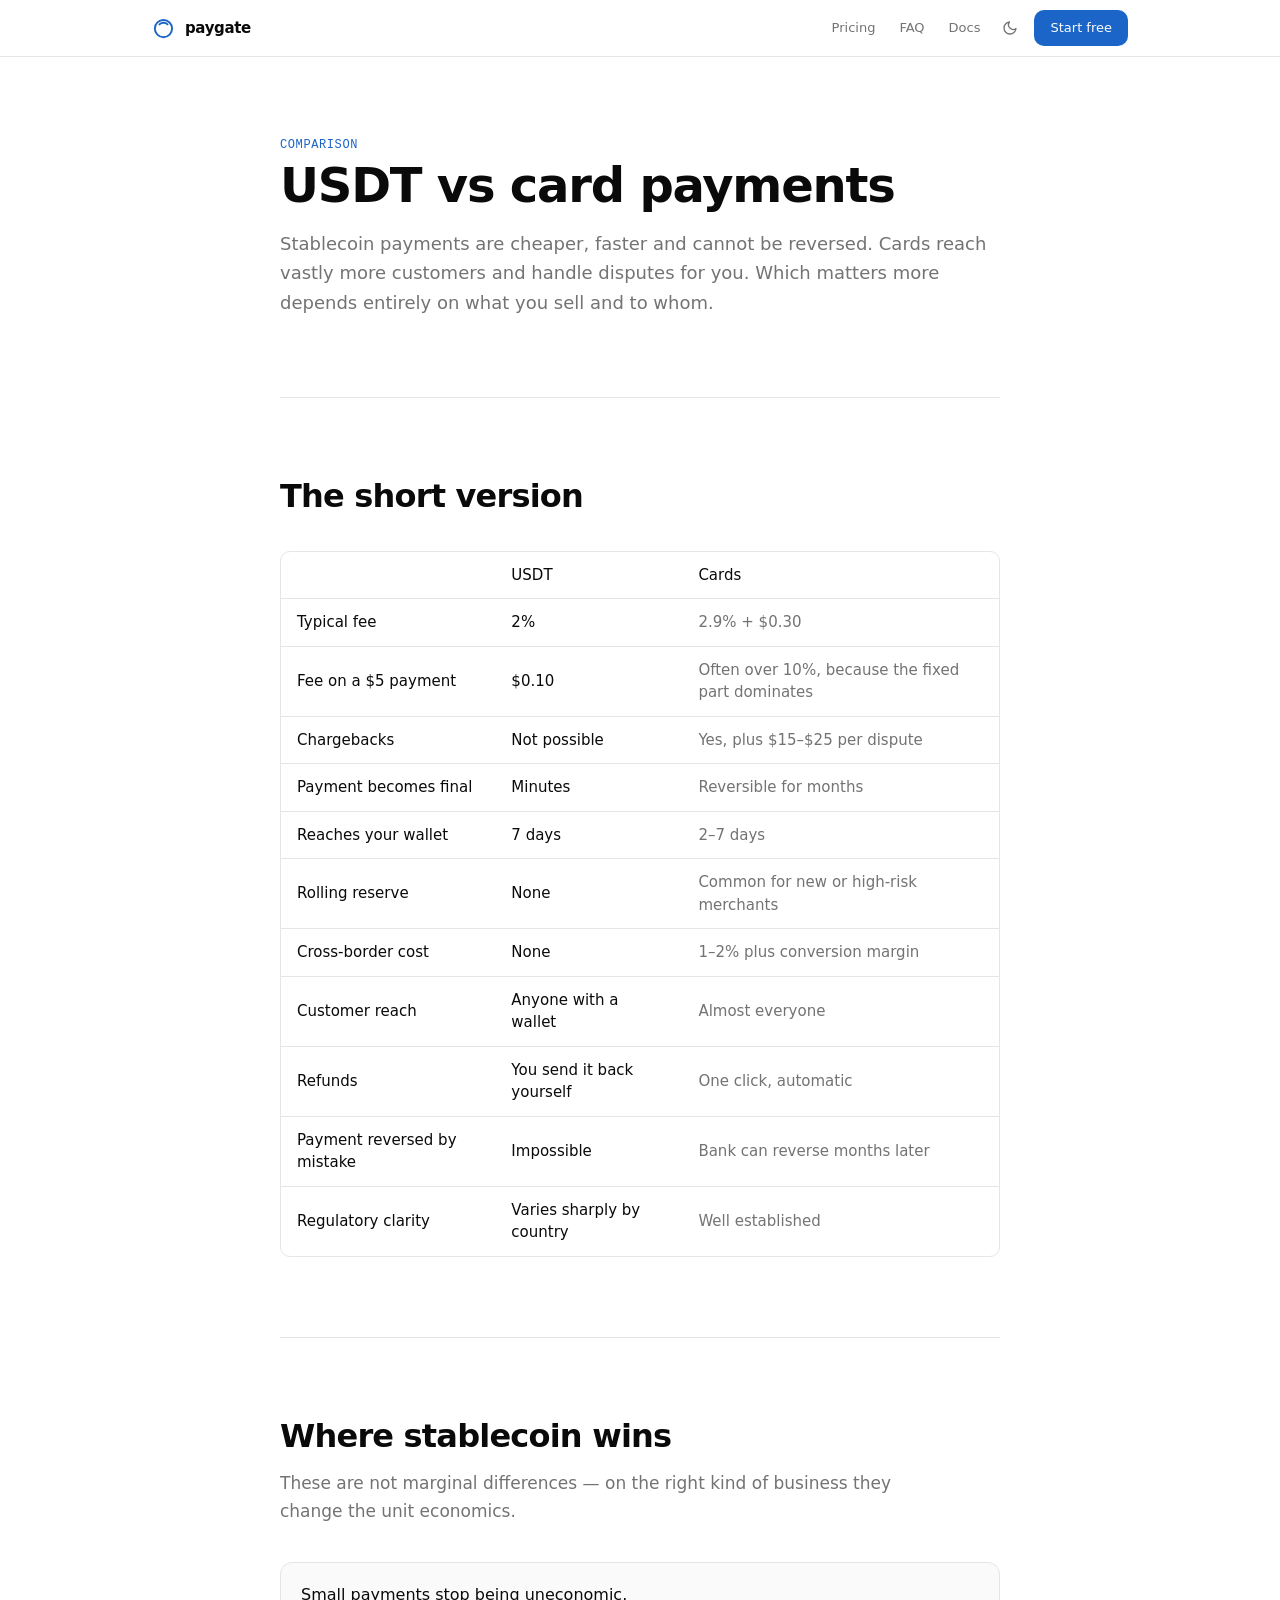
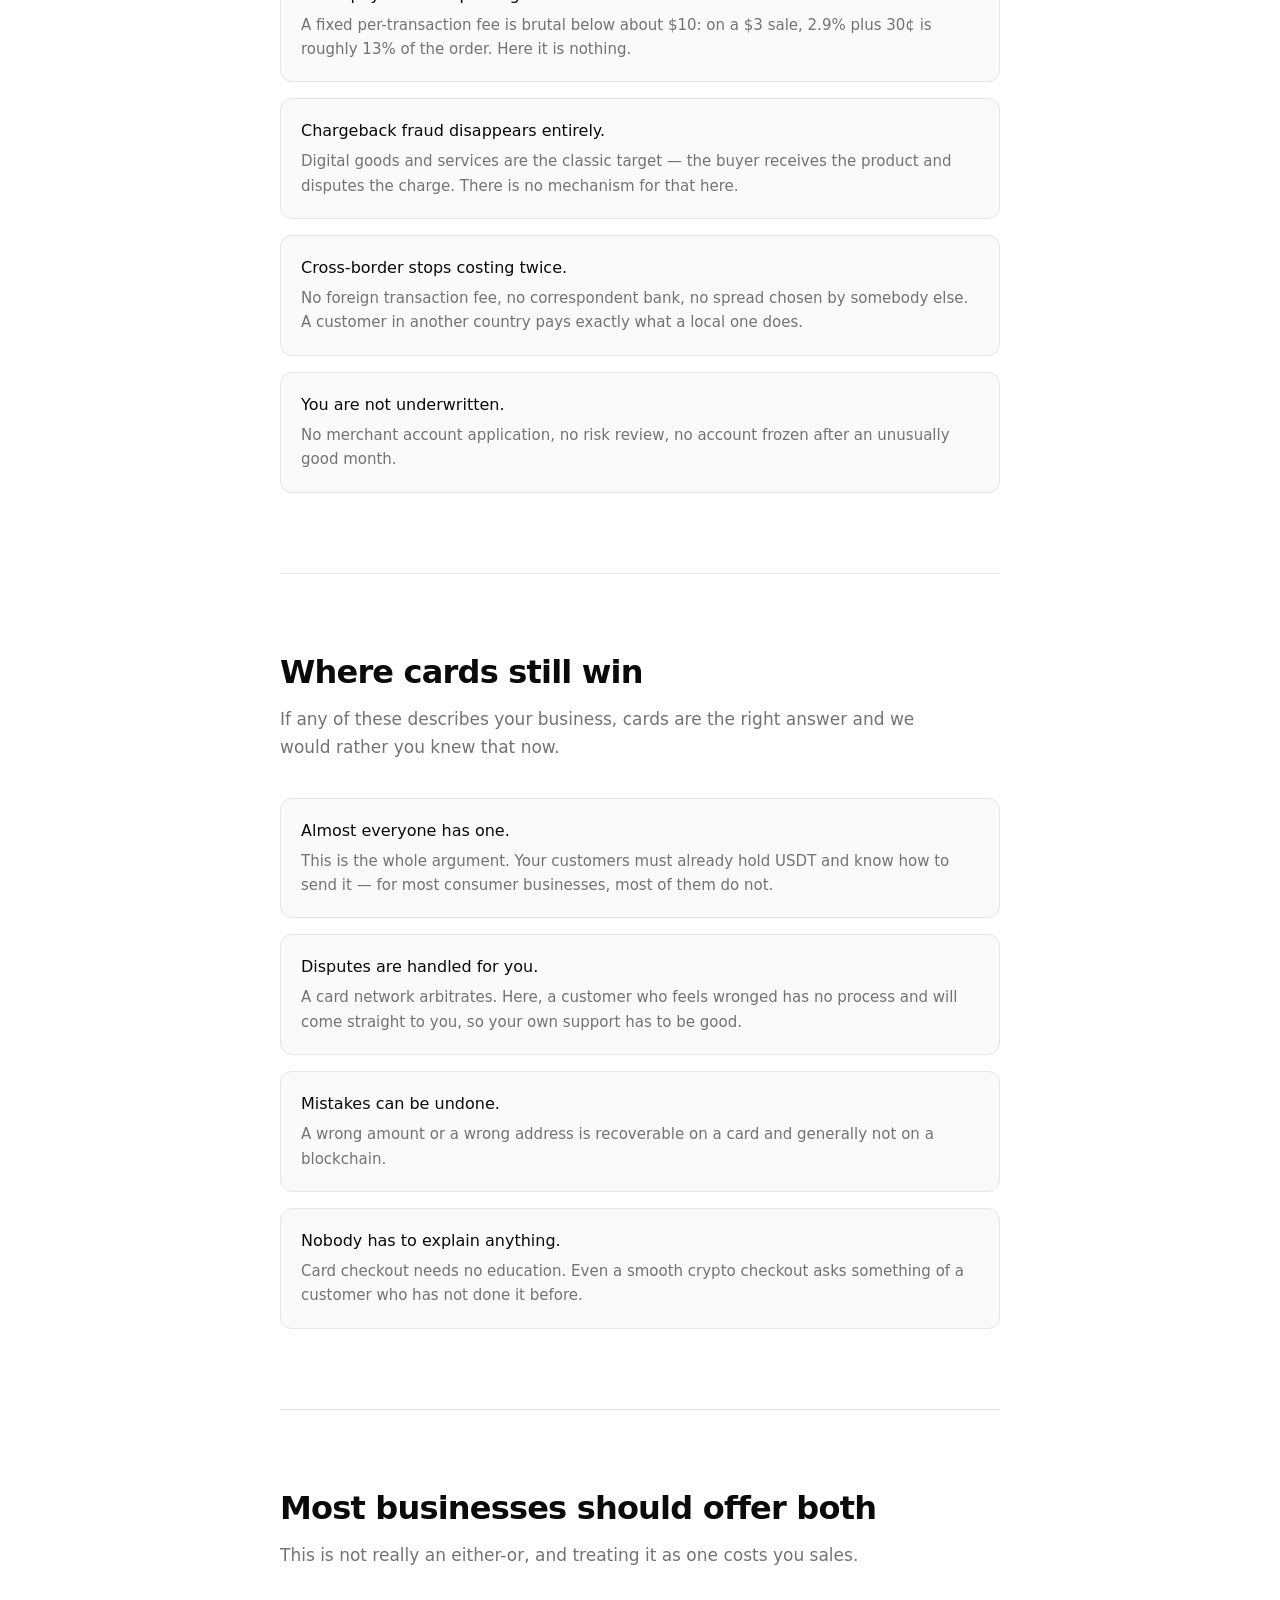
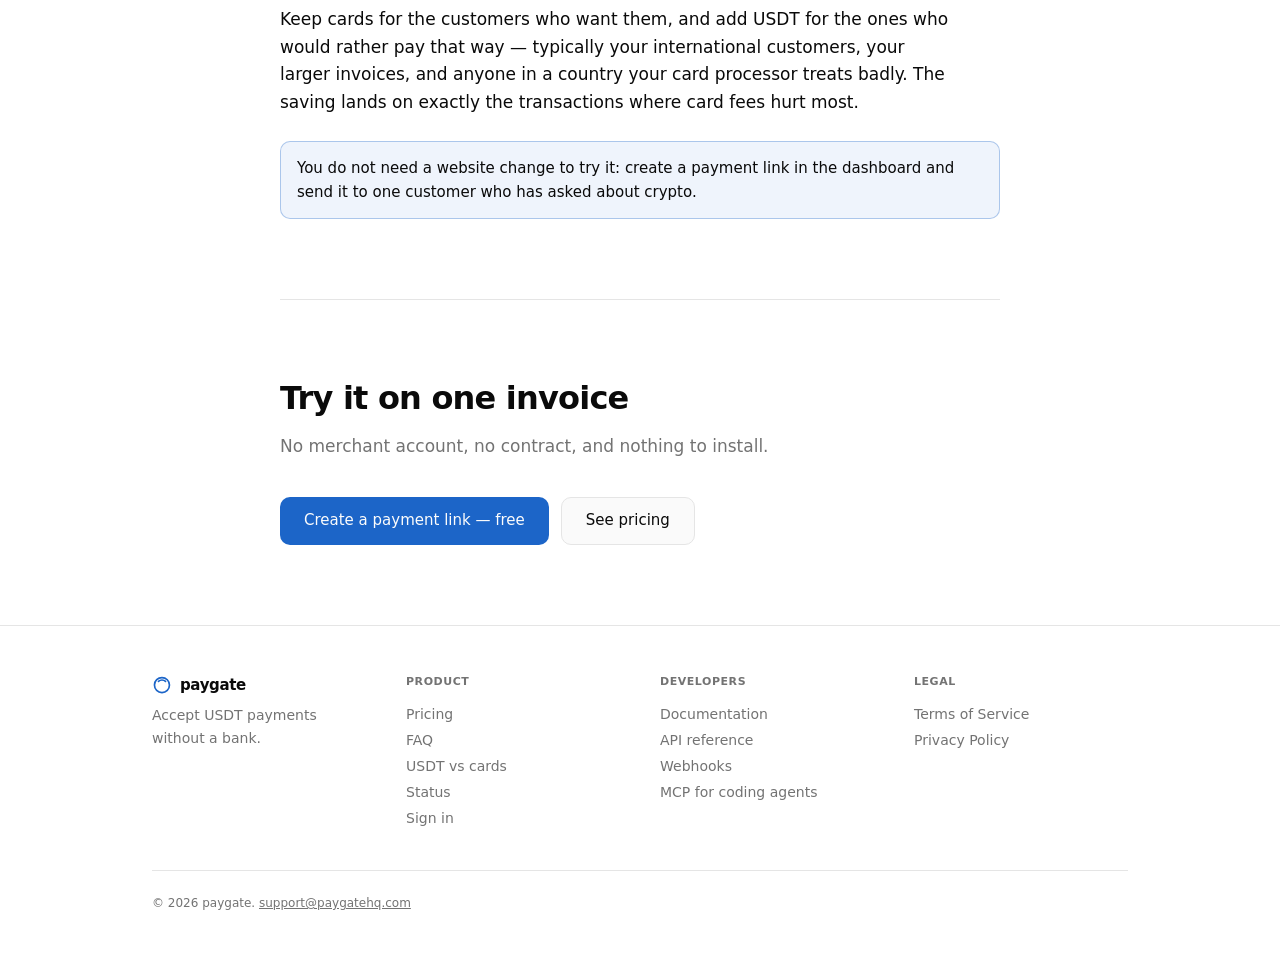
<file: vs-cards/index.html>
<!doctype html>
<html lang="en">
  <head>
    <meta charset="UTF-8" />
    <meta name="viewport" content="width=device-width, initial-scale=1.0" />
    <meta name="color-scheme" content="light dark" />

    <link rel="icon" href="/favicon.svg" type="image/svg+xml" />
    <link rel="apple-touch-icon" href="/apple-touch-icon.png" />
    <link rel="manifest" href="/site.webmanifest" />
    <meta name="theme-color" content="#2f5ee8" />

    <title>USDT vs card payments — fees, chargebacks, settlement | paygate</title>
    <meta name="description" content="A side-by-side comparison of accepting USDT and accepting cards: transaction fees, chargebacks, settlement time, cross-border costs and what each one is better at." />
    <link rel="canonical" href="https://paygatehq.com/vs-cards" />
    <!-- max-snippet:-1 lets a search engine quote a whole answer rather than truncating it
         at 160 characters, which is the difference between appearing in an AI overview and
         being summarised badly by one. -->
    <meta name="robots" content="index, follow, max-snippet:-1, max-image-preview:large, max-video-preview:-1" />

    <meta property="og:type" content="article" />
    <meta property="og:site_name" content="paygate" />
    <meta property="og:url" content="https://paygatehq.com/vs-cards" />
    <meta property="og:title" content="USDT vs card payments — fees, chargebacks, settlement | paygate" />
    <meta property="og:description" content="A side-by-side comparison of accepting USDT and accepting cards: transaction fees, chargebacks, settlement time, cross-border costs and what each one is better at." />
    <meta property="og:locale" content="en_US" />
    <meta property="og:image" content="https://paygatehq.com/og.png" />
    <meta property="og:image:width" content="1200" />
    <meta property="og:image:height" content="630" />
    <meta property="og:image:alt" content="paygate — get paid in USDT. No bank, no chargebacks." />
    <meta name="twitter:image" content="https://paygatehq.com/og.png" />
    <!-- summary_large_image, now that public/og.png exists. This was `summary` while the
         product had no card asset, because a large card with nothing in it looks worse
         than a small one. See scripts/og-template.html. -->
    <meta name="twitter:card" content="summary_large_image" />
    <meta name="twitter:title" content="USDT vs card payments — fees, chargebacks, settlement | paygate" />
    <meta name="twitter:description" content="A side-by-side comparison of accepting USDT and accepting cards: transaction fees, chargebacks, settlement time, cross-border costs and what each one is better at." />

    <script>
      // ═══ CONSENT DEFAULTS, BEFORE ANY TAG CAN LOAD ═══
      //
      // Google Consent Mode v2. Everything is denied here, inline, ahead of the bundle, so
      // that the moment gtag.js arrives it is already in a cookieless state — no
      // identifiers, no storage, aggregate pings only. src/lib/consent.ts sends the single
      // 'update' that lifts this if the visitor accepts.
      //
      // Order is the whole point: a default set AFTER the tag loads is a default that
      // arrived too late, because the cookie is already written.
      window.dataLayer = window.dataLayer || [];
      function gtag() { window.dataLayer.push(arguments); }
      window.gtag = gtag;
      gtag('consent', 'default', {
        ad_storage: 'denied',
        ad_user_data: 'denied',
        ad_personalization: 'denied',
        analytics_storage: 'denied',
        wait_for_update: 500
      });
    </script>

    <script>
      // ═══ THE THEME IS APPLIED BEFORE THE FIRST PAINT, ON PURPOSE ═══
      //
      // Doing it in React means one frame of the light theme on a dark-mode machine — a
      // white flash on arrival, and this is the first page anybody sees of the product.
      try {
        var stored = localStorage.getItem('paygate-site-theme');
        var dark = stored ? stored === 'dark'
          : window.matchMedia('(prefers-color-scheme: dark)').matches;
        if (dark) document.documentElement.classList.add('dark');
      } catch (e) {
        // A browser with storage disabled still gets the system preference below.
      }
    </script>
    <script type="module" crossorigin src="/assets/vs-cards-DdhRNNu4.js"></script>
    <link rel="modulepreload" crossorigin href="/assets/ui-CyjfcMmT.js">
    <link rel="stylesheet" crossorigin href="/assets/ui-BV9Yk3eq.css">
      <link rel="alternate" type="text/markdown" href="/vs-cards.md" />
  </head>
  <body>
    <div id="root"><div class="min-h-svh"><script type="application/ld+json">{"@context":"https://schema.org","@graph":[{"@type":"Organization","@id":"https://paygatehq.com/#organization","name":"paygate","url":"https://paygatehq.com/","description":"Accept USDT payments from customers anywhere. Send a payment link, settle to your own wallet, no chargebacks ever. A flat 2% per payment.","slogan":"Accept USDT payments without a bank"},{"@type":"WebSite","@id":"https://paygatehq.com/#website","name":"paygate","url":"https://paygatehq.com/","description":"Accept USDT payments from customers anywhere. Send a payment link, settle to your own wallet, no chargebacks ever. A flat 2% per payment.","publisher":{"@id":"https://paygatehq.com/#organization"},"inLanguage":"en"},{"@type":"WebPage","@id":"https://paygatehq.com/vs-cards#webpage","url":"https://paygatehq.com/vs-cards","name":"USDT vs card payments — fees, chargebacks, settlement | paygate","description":"A side-by-side comparison of accepting USDT and accepting cards: transaction fees, chargebacks, settlement time, cross-border costs and what each one is better at.","isPartOf":{"@id":"https://paygatehq.com/#website"},"about":{"@id":"https://paygatehq.com/#organization"},"inLanguage":"en"},{"@type":"BreadcrumbList","itemListElement":[{"@type":"ListItem","position":1,"name":"Home","item":"https://paygatehq.com/"},{"@type":"ListItem","position":2,"name":"USDT vs cards","item":"https://paygatehq.com/vs-cards"}]}]}</script><header class="bg-background/85 border-border sticky top-0 z-30 border-b backdrop-blur"><div class="mx-auto flex h-14 max-w-5xl items-center gap-3 px-4 sm:px-6"><a href="/" aria-label="paygate home" class="shrink-0"><span class="flex items-center gap-2.5 "><svg viewBox="0 0 32 32" class="h-[23px] w-[23px] shrink-0 text-[var(--pg-brand)]" fill="none" stroke="currentColor" stroke-width="2.67" stroke-linecap="round" stroke-linejoin="round" role="presentation" aria-hidden="true"><path d="M7.515 7.515a12 12 0 1 0 16.97 16.97a12 12 0 0 0 -16.97 -16.97"></path><path d="M21.657 10.343a8 8 0 0 0 -11.315 0"></path></svg><span class="flex items-baseline gap-2"><span class="text-[15px] font-semibold tracking-tight">paygate</span></span></span></a><nav class="ml-auto hidden items-center gap-1 sm:flex" aria-label="Main"><a href="/pricing" class="rounded-md px-2.5 py-1 text-[13px] transition-colors text-muted-foreground hover:text-foreground">Pricing</a><a href="/faq" class="rounded-md px-2.5 py-1 text-[13px] transition-colors text-muted-foreground hover:text-foreground">FAQ</a><a href="https://developer.paygatehq.com/docs" class="rounded-md px-2.5 py-1 text-[13px] transition-colors text-muted-foreground hover:text-foreground">Docs</a><button type="button" class="text-muted-foreground hover:text-foreground hover:bg-muted flex h-8 w-8 items-center justify-center rounded-md transition-colors" aria-label="Switch theme"><span class="block h-4 w-4"></span></button><a href="https://app.paygatehq.com" data-cta="signup_click" class="inline-flex items-center justify-center gap-2 rounded-lg font-medium transition-colors h-9 px-4 text-[13px] bg-accent text-accent-foreground hover:opacity-90 ml-1">Start free</a></nav><div class="ml-auto flex items-center gap-1.5 sm:hidden"><a href="https://app.paygatehq.com" data-cta="signup_click" class="inline-flex items-center justify-center gap-2 rounded-lg font-medium transition-colors h-9 px-4 text-[13px] bg-accent text-accent-foreground hover:opacity-90">Start free</a><details class="group/nav relative"><summary class="text-muted-foreground hover:text-foreground hover:bg-muted flex h-9 w-9 cursor-pointer list-none items-center justify-center rounded-md transition-colors" aria-label="Menu"><svg class="h-5 w-5 group-open/nav:hidden" viewBox="0 0 24 24" fill="none" stroke="currentColor" stroke-width="2" stroke-linecap="round" stroke-linejoin="round" aria-hidden="true"><path d="M4 7h16"></path><path d="M4 12h16"></path><path d="M4 17h16"></path></svg><svg class="hidden h-5 w-5 group-open/nav:block" viewBox="0 0 24 24" fill="none" stroke="currentColor" stroke-width="2" stroke-linecap="round" stroke-linejoin="round" aria-hidden="true"><path d="M6 6 18 18"></path><path d="M18 6 6 18"></path></svg></summary><div class="border-border bg-card absolute top-full right-0 z-40 mt-2 w-52 rounded-xl border p-1.5 shadow-lg"><nav aria-label="Main"><a href="/pricing" class="hover:bg-muted flex items-center rounded-md px-3 py-2 text-[14px] transition-colors text-muted-foreground hover:text-foreground">Pricing</a><a href="/faq" class="hover:bg-muted flex items-center rounded-md px-3 py-2 text-[14px] transition-colors text-muted-foreground hover:text-foreground">FAQ</a><a href="https://developer.paygatehq.com/docs" class="hover:bg-muted flex items-center rounded-md px-3 py-2 text-[14px] transition-colors text-muted-foreground hover:text-foreground">Docs</a></nav><div class="border-border mt-1.5 border-t pt-1.5"><button type="button" aria-label="Switch theme" class="text-muted-foreground hover:text-foreground hover:bg-muted flex w-full items-center justify-between rounded-md px-3 py-2 text-[14px] transition-colors">Theme<span class="block h-4 w-4"></span></button></div></div></details></div></div></header><main class="mx-auto max-w-3xl px-4 sm:px-6"><header class="py-16 sm:py-20"><p class="text-accent mb-2 font-mono text-xs tracking-wider uppercase">Comparison</p><h1 class="text-4xl font-semibold tracking-tight sm:text-5xl">USDT vs card payments</h1><p class="text-muted-foreground mt-5 text-lg leading-relaxed">Stablecoin payments are cheaper, faster and cannot be reversed. Cards reach vastly more customers and handle disputes for you. Which matters more depends entirely on what you sell and to whom.</p></header><section class="border-border border-t reveal py-16 sm:py-20"><h2 class="max-w-3xl text-[26px] font-semibold tracking-tight sm:text-[32px] sm:leading-[1.15]">The short version</h2><div class="mt-9"><div class="scroll-x thin-scroll border-border rounded-lg border"><table class="w-full text-[15px]"><thead><tr class="border-border border-b"><th class="px-4 py-3 text-left font-medium"> </th><th class="px-4 py-3 text-left font-medium">USDT</th><th class="px-4 py-3 text-left font-medium">Cards</th></tr></thead><tbody><tr class="border-border border-b last:border-0"><th scope="row" class="px-4 py-3 text-left font-normal">Typical fee</th><td class="px-4 py-3 font-medium">2%</td><td class="text-muted-foreground px-4 py-3">2.9% + $0.30</td></tr><tr class="border-border border-b last:border-0"><th scope="row" class="px-4 py-3 text-left font-normal">Fee on a $5 payment</th><td class="px-4 py-3 font-medium">$0.10</td><td class="text-muted-foreground px-4 py-3">Often over 10%, because the fixed part dominates</td></tr><tr class="border-border border-b last:border-0"><th scope="row" class="px-4 py-3 text-left font-normal">Chargebacks</th><td class="px-4 py-3 font-medium">Not possible</td><td class="text-muted-foreground px-4 py-3">Yes, plus $15–$25 per dispute</td></tr><tr class="border-border border-b last:border-0"><th scope="row" class="px-4 py-3 text-left font-normal">Payment becomes final</th><td class="px-4 py-3 font-medium">Minutes</td><td class="text-muted-foreground px-4 py-3">Reversible for months</td></tr><tr class="border-border border-b last:border-0"><th scope="row" class="px-4 py-3 text-left font-normal">Reaches your wallet</th><td class="px-4 py-3 font-medium">7 days</td><td class="text-muted-foreground px-4 py-3">2–7 days</td></tr><tr class="border-border border-b last:border-0"><th scope="row" class="px-4 py-3 text-left font-normal">Rolling reserve</th><td class="px-4 py-3 font-medium">None</td><td class="text-muted-foreground px-4 py-3">Common for new or high-risk merchants</td></tr><tr class="border-border border-b last:border-0"><th scope="row" class="px-4 py-3 text-left font-normal">Cross-border cost</th><td class="px-4 py-3 font-medium">None</td><td class="text-muted-foreground px-4 py-3">1–2% plus conversion margin</td></tr><tr class="border-border border-b last:border-0"><th scope="row" class="px-4 py-3 text-left font-normal">Customer reach</th><td class="px-4 py-3 font-medium">Anyone with a wallet</td><td class="text-muted-foreground px-4 py-3">Almost everyone</td></tr><tr class="border-border border-b last:border-0"><th scope="row" class="px-4 py-3 text-left font-normal">Refunds</th><td class="px-4 py-3 font-medium">You send it back yourself</td><td class="text-muted-foreground px-4 py-3">One click, automatic</td></tr><tr class="border-border border-b last:border-0"><th scope="row" class="px-4 py-3 text-left font-normal">Payment reversed by mistake</th><td class="px-4 py-3 font-medium">Impossible</td><td class="text-muted-foreground px-4 py-3">Bank can reverse months later</td></tr><tr class="border-border border-b last:border-0"><th scope="row" class="px-4 py-3 text-left font-normal">Regulatory clarity</th><td class="px-4 py-3 font-medium">Varies sharply by country</td><td class="text-muted-foreground px-4 py-3">Well established</td></tr></tbody></table></div></div></section><section class="border-border border-t reveal py-16 sm:py-20"><h2 class="max-w-3xl text-[26px] font-semibold tracking-tight sm:text-[32px] sm:leading-[1.15]">Where stablecoin wins</h2><p class="text-muted-foreground mt-4 max-w-2xl text-[17px] leading-relaxed">These are not marginal differences — on the right kind of business they change the unit economics.</p><div class="mt-9"><div class="space-y-4"><div class="border-border bg-card lift rounded-xl border p-5"><h3 class="font-medium">Small payments stop being uneconomic.</h3><p class="text-muted-foreground mt-1.5 text-[15px] leading-relaxed">A fixed per-transaction fee is brutal below about $10: on a $3 sale, 2.9% plus 30¢ is roughly 13% of the order. Here it is nothing.</p></div><div class="border-border bg-card lift rounded-xl border p-5"><h3 class="font-medium">Chargeback fraud disappears entirely.</h3><p class="text-muted-foreground mt-1.5 text-[15px] leading-relaxed">Digital goods and services are the classic target — the buyer receives the product and disputes the charge. There is no mechanism for that here.</p></div><div class="border-border bg-card lift rounded-xl border p-5"><h3 class="font-medium">Cross-border stops costing twice.</h3><p class="text-muted-foreground mt-1.5 text-[15px] leading-relaxed">No foreign transaction fee, no correspondent bank, no spread chosen by somebody else. A customer in another country pays exactly what a local one does.</p></div><div class="border-border bg-card lift rounded-xl border p-5"><h3 class="font-medium">You are not underwritten.</h3><p class="text-muted-foreground mt-1.5 text-[15px] leading-relaxed">No merchant account application, no risk review, no account frozen after an unusually good month.</p></div></div></div></section><section class="border-border border-t reveal py-16 sm:py-20"><h2 class="max-w-3xl text-[26px] font-semibold tracking-tight sm:text-[32px] sm:leading-[1.15]">Where cards still win</h2><p class="text-muted-foreground mt-4 max-w-2xl text-[17px] leading-relaxed">If any of these describes your business, cards are the right answer and we would rather you knew that now.</p><div class="mt-9"><div class="space-y-4"><div class="border-border bg-card lift rounded-xl border p-5"><h3 class="font-medium">Almost everyone has one.</h3><p class="text-muted-foreground mt-1.5 text-[15px] leading-relaxed">This is the whole argument. Your customers must already hold USDT and know how to send it — for most consumer businesses, most of them do not.</p></div><div class="border-border bg-card lift rounded-xl border p-5"><h3 class="font-medium">Disputes are handled for you.</h3><p class="text-muted-foreground mt-1.5 text-[15px] leading-relaxed">A card network arbitrates. Here, a customer who feels wronged has no process and will come straight to you, so your own support has to be good.</p></div><div class="border-border bg-card lift rounded-xl border p-5"><h3 class="font-medium">Mistakes can be undone.</h3><p class="text-muted-foreground mt-1.5 text-[15px] leading-relaxed">A wrong amount or a wrong address is recoverable on a card and generally not on a blockchain.</p></div><div class="border-border bg-card lift rounded-xl border p-5"><h3 class="font-medium">Nobody has to explain anything.</h3><p class="text-muted-foreground mt-1.5 text-[15px] leading-relaxed">Card checkout needs no education. Even a smooth crypto checkout asks something of a customer who has not done it before.</p></div></div></div></section><section class="border-border border-t reveal py-16 sm:py-20"><h2 class="max-w-3xl text-[26px] font-semibold tracking-tight sm:text-[32px] sm:leading-[1.15]">Most businesses should offer both</h2><p class="text-muted-foreground mt-4 max-w-2xl text-[17px] leading-relaxed">This is not really an either-or, and treating it as one costs you sales.</p><div class="mt-9"><p class="max-w-2xl text-[17px] leading-relaxed">Keep cards for the customers who want them, and add USDT for the ones who would rather pay that way — typically your international customers, your larger invoices, and anyone in a country your card processor treats badly. The saving lands on exactly the transactions where card fees hurt most.</p><aside class="overflow-hidden rounded-lg border mt-6" style="border-color:color-mix(in oklab, var(--accent) 32%, transparent);background:color-mix(in oklab, var(--accent) 7%, var(--background))"><div class="callout-body text-foreground px-4 pb-3.5 text-[15px] leading-relaxed pt-3.5">You do not need a website change to try it: create a payment link in the dashboard and send it to one customer who has asked about crypto.</div></aside></div></section><section class="border-border border-t reveal py-16 sm:py-20"><h2 class="max-w-3xl text-[26px] font-semibold tracking-tight sm:text-[32px] sm:leading-[1.15]">Try it on one invoice</h2><p class="text-muted-foreground mt-4 max-w-2xl text-[17px] leading-relaxed">No merchant account, no contract, and nothing to install.</p><div class="mt-9"><div class="flex flex-wrap gap-3"><a href="https://app.paygatehq.com" data-cta="signup_click" class="inline-flex items-center justify-center gap-2 rounded-lg font-medium transition-colors h-12 px-6 text-[15px] bg-accent text-accent-foreground hover:opacity-90">Create a payment link — free</a><a href="/pricing" class="inline-flex h-12 items-center justify-center gap-2 rounded-lg px-6 text-[15px] font-medium transition-all border-border bg-card hover:border-accent/60 hover:shadow-md border">See pricing</a></div></div></section></main><footer class="border-border border-t py-12"><div class="mx-auto max-w-5xl px-4 sm:px-6"><div class="grid gap-10 sm:grid-cols-4"><div><p class="flex items-center gap-2"><svg viewBox="0 0 32 32" class="text-accent h-5 w-5" fill="none" stroke="currentColor" stroke-width="2.67" stroke-linecap="round" stroke-linejoin="round" role="img" aria-label="paygate"><path d="M7.515 7.515a12 12 0 1 0 16.97 16.97a12 12 0 0 0 -16.97 -16.97"></path><path d="M21.657 10.343a8 8 0 0 0 -11.315 0"></path></svg><span class="text-[15px] font-semibold tracking-tight">paygate</span></p><p class="text-muted-foreground mt-2 text-sm leading-relaxed">Accept USDT payments without a bank.</p></div><div><h2 class="text-muted-foreground mb-3 text-[11px] font-semibold tracking-wider uppercase">Product</h2><ul class="space-y-0.5"><li><a href="/pricing" class="text-muted-foreground hover:text-foreground inline-block py-0.5 text-sm transition-colors">Pricing</a></li><li><a href="/faq" class="text-muted-foreground hover:text-foreground inline-block py-0.5 text-sm transition-colors">FAQ</a></li><li><a href="/vs-cards" class="text-muted-foreground hover:text-foreground inline-block py-0.5 text-sm transition-colors">USDT vs cards</a></li><li><a href="https://status.paygatehq.com" class="text-muted-foreground hover:text-foreground inline-block py-0.5 text-sm transition-colors">Status</a></li><li><a href="https://app.paygatehq.com" class="text-muted-foreground hover:text-foreground inline-block py-0.5 text-sm transition-colors">Sign in</a></li></ul></div><div><h2 class="text-muted-foreground mb-3 text-[11px] font-semibold tracking-wider uppercase">Developers</h2><ul class="space-y-0.5"><li><a href="https://developer.paygatehq.com/docs" class="text-muted-foreground hover:text-foreground inline-block py-0.5 text-sm transition-colors">Documentation</a></li><li><a href="https://developer.paygatehq.com/docs/api" class="text-muted-foreground hover:text-foreground inline-block py-0.5 text-sm transition-colors">API reference</a></li><li><a href="https://developer.paygatehq.com/docs/webhooks" class="text-muted-foreground hover:text-foreground inline-block py-0.5 text-sm transition-colors">Webhooks</a></li><li><a href="https://developer.paygatehq.com/docs/mcp" class="text-muted-foreground hover:text-foreground inline-block py-0.5 text-sm transition-colors">MCP for coding agents</a></li></ul></div><div><h2 class="text-muted-foreground mb-3 text-[11px] font-semibold tracking-wider uppercase">Legal</h2><ul class="space-y-0.5"><li><a href="/terms" class="text-muted-foreground hover:text-foreground inline-block py-0.5 text-sm transition-colors">Terms of Service</a></li><li><a href="/privacy" class="text-muted-foreground hover:text-foreground inline-block py-0.5 text-sm transition-colors">Privacy Policy</a></li></ul></div></div><p class="text-muted-foreground border-border mt-10 border-t pt-6 text-xs">© <!-- -->2026<!-- --> <!-- -->paygate<!-- -->.<!-- --> <a href="mailto:support@paygatehq.com" class="hover:text-foreground underline">support@paygatehq.com</a></p></div></footer></div></div>
  </body>
</html>
</file>
<file: assets/ui-BV9Yk3eq.css>
/*! tailwindcss v4.3.3 | MIT License | https://tailwindcss.com */@layer properties{@supports (((-webkit-hyphens:none)) and (not (margin-trim:inline))) or ((-moz-orient:inline) and (not (color:rgb(from red r g b)))){*,:before,:after,::backdrop{--tw-translate-x:0;--tw-translate-y:0;--tw-translate-z:0;--tw-rotate-x:initial;--tw-rotate-y:initial;--tw-rotate-z:initial;--tw-skew-x:initial;--tw-skew-y:initial;--tw-space-y-reverse:0;--tw-space-x-reverse:0;--tw-divide-y-reverse:0;--tw-border-style:solid;--tw-leading:initial;--tw-font-weight:initial;--tw-tracking:initial;--tw-ordinal:initial;--tw-slashed-zero:initial;--tw-numeric-figure:initial;--tw-numeric-spacing:initial;--tw-numeric-fraction:initial;--tw-shadow:0 0 #0000;--tw-shadow-color:initial;--tw-shadow-alpha:100%;--tw-inset-shadow:0 0 #0000;--tw-inset-shadow-color:initial;--tw-inset-shadow-alpha:100%;--tw-ring-color:initial;--tw-ring-shadow:0 0 #0000;--tw-inset-ring-color:initial;--tw-inset-ring-shadow:0 0 #0000;--tw-ring-inset:initial;--tw-ring-offset-width:0px;--tw-ring-offset-color:#fff;--tw-ring-offset-shadow:0 0 #0000;--tw-outline-style:solid;--tw-blur:initial;--tw-brightness:initial;--tw-contrast:initial;--tw-grayscale:initial;--tw-hue-rotate:initial;--tw-invert:initial;--tw-opacity:initial;--tw-saturate:initial;--tw-sepia:initial;--tw-drop-shadow:initial;--tw-drop-shadow-color:initial;--tw-drop-shadow-alpha:100%;--tw-drop-shadow-size:initial;--tw-backdrop-blur:initial;--tw-backdrop-brightness:initial;--tw-backdrop-contrast:initial;--tw-backdrop-grayscale:initial;--tw-backdrop-hue-rotate:initial;--tw-backdrop-invert:initial;--tw-backdrop-opacity:initial;--tw-backdrop-saturate:initial;--tw-backdrop-sepia:initial;--tw-duration:initial;--tw-ease:initial}}}@layer theme{:root,:host{--font-mono:var(--pg-font-mono);--spacing:.25rem;--container-xs:20rem;--container-sm:24rem;--container-lg:32rem;--container-xl:36rem;--container-2xl:42rem;--container-3xl:48rem;--container-5xl:64rem;--text-xs:.75rem;--text-xs--line-height:calc(1 / .75);--text-sm:.875rem;--text-sm--line-height:calc(1.25 / .875);--text-base:1rem;--text-base--line-height: 1.5 ;--text-lg:1.125rem;--text-lg--line-height:calc(1.75 / 1.125);--text-xl:1.25rem;--text-xl--line-height:calc(1.75 / 1.25);--text-2xl:1.5rem;--text-2xl--line-height:calc(2 / 1.5);--text-3xl:1.875rem;--text-3xl--line-height: 1.2 ;--text-4xl:2.25rem;--text-4xl--line-height:calc(2.5 / 2.25);--text-5xl:3rem;--text-5xl--line-height:1;--font-weight-normal:400;--font-weight-medium:500;--font-weight-semibold:600;--font-weight-bold:700;--tracking-tight:-.025em;--tracking-wide:.025em;--tracking-wider:.05em;--leading-snug:1.375;--leading-relaxed:1.625;--radius-sm:calc(var(--radius) - 4px);--radius-xl:.75rem;--radius-2xl:1rem;--shadow-lg:var(--pg-shadow-lg);--ease-out:cubic-bezier(0, 0, .2, 1);--animate-spin:spin 1s linear infinite;--default-transition-duration:.15s;--default-transition-timing-function:cubic-bezier(.4, 0, .2, 1);--default-font-family:var(--pg-font-sans);--default-mono-font-family:var(--pg-font-mono)}}@layer base{*,:after,:before,::backdrop{box-sizing:border-box;border:0 solid;margin:0;padding:0}::file-selector-button{box-sizing:border-box;border:0 solid;margin:0;padding:0}html,:host{-webkit-text-size-adjust:100%;-moz-tab-size:4;tab-size:4;line-height:1.5;font-family:var(--default-font-family,-apple-system, BlinkMacSystemFont, "Segoe UI", Roboto, "Helvetica Neue", "Noto Sans", Arial, sans-serif, "Apple Color Emoji", "Segoe UI Emoji", "Segoe UI Symbol", "Noto Color Emoji");font-feature-settings:var(--default-font-feature-settings,normal);font-variation-settings:var(--default-font-variation-settings,normal);-webkit-tap-highlight-color:transparent}hr{height:0;color:inherit;border-top-width:1px}abbr:where([title]){-webkit-text-decoration:underline dotted;text-decoration:underline dotted}h1,h2,h3,h4,h5,h6{font-size:inherit;font-weight:inherit}a{color:inherit;-webkit-text-decoration:inherit;text-decoration:inherit}b,strong{font-weight:bolder}code,kbd,samp,pre{font-family:var(--default-mono-font-family,ui-monospace, SFMono-Regular, Menlo, Monaco, Consolas, "Liberation Mono", "Courier New", monospace);font-feature-settings:var(--default-mono-font-feature-settings,normal);font-variation-settings:var(--default-mono-font-variation-settings,normal);font-size:1em}small{font-size:80%}sub,sup{vertical-align:baseline;font-size:75%;line-height:0;position:relative}sub{bottom:-.25em}sup{top:-.5em}table{text-indent:0;border-color:inherit;border-collapse:collapse}:-moz-focusring:where(:not(iframe)){outline:auto}progress{vertical-align:baseline}summary{display:list-item}ol,ul,menu{list-style:none}img,svg,video,canvas,audio,iframe,embed,object{vertical-align:middle;display:block}img,video{max-width:100%;height:auto}button,input,select,optgroup,textarea{font:inherit;font-feature-settings:inherit;font-variation-settings:inherit;letter-spacing:inherit;color:inherit;opacity:1;background-color:#0000;border-radius:0}::file-selector-button{font:inherit;font-feature-settings:inherit;font-variation-settings:inherit;letter-spacing:inherit;color:inherit;opacity:1;background-color:#0000;border-radius:0}:where(select:is([multiple],[size])) optgroup{font-weight:bolder}:where(select:is([multiple],[size])) optgroup option{padding-inline-start:20px}::file-selector-button{margin-inline-end:4px}::placeholder{opacity:1}@supports (not ((-webkit-appearance:-apple-pay-button))) or (contain-intrinsic-size:1px){::placeholder{color:currentColor}@supports (color:color-mix(in lab,red,red)){::placeholder{color:color-mix(in oklab,currentcolor 50%,transparent)}}}textarea{resize:vertical}::-webkit-search-decoration{-webkit-appearance:none}::-webkit-date-and-time-value{min-height:1lh;text-align:inherit}::-webkit-datetime-edit{display:inline-flex}::-webkit-datetime-edit-fields-wrapper{padding:0}::-webkit-datetime-edit{padding-block:0}::-webkit-datetime-edit-year-field{padding-block:0}::-webkit-datetime-edit-month-field{padding-block:0}::-webkit-datetime-edit-day-field{padding-block:0}::-webkit-datetime-edit-hour-field{padding-block:0}::-webkit-datetime-edit-minute-field{padding-block:0}::-webkit-datetime-edit-second-field{padding-block:0}::-webkit-datetime-edit-millisecond-field{padding-block:0}::-webkit-datetime-edit-meridiem-field{padding-block:0}::-webkit-calendar-picker-indicator{line-height:1}:-moz-ui-invalid{box-shadow:none}button,input:where([type=button],[type=reset],[type=submit]){-webkit-appearance:button;-moz-appearance:button;appearance:button}::file-selector-button{-webkit-appearance:button;-moz-appearance:button;appearance:button}::-webkit-inner-spin-button{height:auto}::-webkit-outer-spin-button{height:auto}[hidden]:where(:not([hidden=until-found])){display:none!important}}@layer components;@layer utilities{.pointer-events-none{pointer-events:none}.invisible{visibility:hidden}.visible{visibility:visible}.sr-only{clip-path:inset(50%);white-space:nowrap;border-width:0;width:1px;height:1px;margin:-1px;padding:0;position:absolute;overflow:hidden}.absolute{position:absolute}.fixed{position:fixed}.relative{position:relative}.static{position:static}.sticky{position:sticky}.-inset-10{inset:calc(var(--spacing) * -10)}.inset-0{top:0;right:0;bottom:0;left:0}.inset-x-0{inset-inline:0}.top-0{top:0}.top-1\/2{top:50%}.top-2{top:calc(var(--spacing) * 2)}.top-full{top:100%}.right-0{right:0}.right-2{right:calc(var(--spacing) * 2)}.bottom-0{bottom:0}.left-1\/2{left:50%}.-z-10{z-index:-10}.z-30{z-index:30}.z-40{z-index:40}.z-50{z-index:50}.container{width:100%}@media(min-width:40rem){.container{max-width:40rem}}@media(min-width:48rem){.container{max-width:48rem}}@media(min-width:64rem){.container{max-width:64rem}}@media(min-width:80rem){.container{max-width:80rem}}@media(min-width:96rem){.container{max-width:96rem}}.-mx-4{margin-inline:calc(var(--spacing) * -4)}.mx-auto{margin-inline:auto}.my-4{margin-block:calc(var(--spacing) * 4)}.my-5{margin-block:calc(var(--spacing) * 5)}.-mt-3{margin-top:calc(var(--spacing) * -3)}.mt-0\.5{margin-top:calc(var(--spacing) * .5)}.mt-1{margin-top:var(--spacing)}.mt-1\.5{margin-top:calc(var(--spacing) * 1.5)}.mt-2{margin-top:calc(var(--spacing) * 2)}.mt-2\.5{margin-top:calc(var(--spacing) * 2.5)}.mt-3{margin-top:calc(var(--spacing) * 3)}.mt-3\.5{margin-top:calc(var(--spacing) * 3.5)}.mt-4{margin-top:calc(var(--spacing) * 4)}.mt-5{margin-top:calc(var(--spacing) * 5)}.mt-6{margin-top:calc(var(--spacing) * 6)}.mt-7{margin-top:calc(var(--spacing) * 7)}.mt-8{margin-top:calc(var(--spacing) * 8)}.mt-9{margin-top:calc(var(--spacing) * 9)}.mt-10{margin-top:calc(var(--spacing) * 10)}.mt-auto{margin-top:auto}.mb-1{margin-bottom:var(--spacing)}.mb-2{margin-bottom:calc(var(--spacing) * 2)}.mb-3{margin-bottom:calc(var(--spacing) * 3)}.mb-3\.5{margin-bottom:calc(var(--spacing) * 3.5)}.mb-4{margin-bottom:calc(var(--spacing) * 4)}.mb-6{margin-bottom:calc(var(--spacing) * 6)}.mb-8{margin-bottom:calc(var(--spacing) * 8)}.mb-9{margin-bottom:calc(var(--spacing) * 9)}.mb-10{margin-bottom:calc(var(--spacing) * 10)}.mb-12{margin-bottom:calc(var(--spacing) * 12)}.ml-1{margin-left:var(--spacing)}.ml-2{margin-left:calc(var(--spacing) * 2)}.ml-auto{margin-left:auto}.block{display:block}.contents{display:contents}.flex{display:flex}.grid{display:grid}.hidden{display:none}.inline{display:inline}.inline-block{display:inline-block}.inline-flex{display:inline-flex}.table{display:table}.h-1{height:var(--spacing)}.h-1\.5{height:calc(var(--spacing) * 1.5)}.h-2{height:calc(var(--spacing) * 2)}.h-2\.5{height:calc(var(--spacing) * 2.5)}.h-3{height:calc(var(--spacing) * 3)}.h-3\.5{height:calc(var(--spacing) * 3.5)}.h-4{height:calc(var(--spacing) * 4)}.h-5{height:calc(var(--spacing) * 5)}.h-6{height:calc(var(--spacing) * 6)}.h-7{height:calc(var(--spacing) * 7)}.h-8{height:calc(var(--spacing) * 8)}.h-9{height:calc(var(--spacing) * 9)}.h-12{height:calc(var(--spacing) * 12)}.h-14{height:calc(var(--spacing) * 14)}.h-44{height:calc(var(--spacing) * 44)}.h-\[6\.5rem\]{height:6.5rem}.h-\[18px\]{height:18px}.h-\[23px\]{height:23px}.h-full{height:100%}.h-px{height:1px}.min-h-\[19rem\]{min-height:19rem}.min-h-svh{min-height:100svh}.w-1\.5{width:calc(var(--spacing) * 1.5)}.w-2\.5{width:calc(var(--spacing) * 2.5)}.w-3{width:calc(var(--spacing) * 3)}.w-3\.5{width:calc(var(--spacing) * 3.5)}.w-4{width:calc(var(--spacing) * 4)}.w-5{width:calc(var(--spacing) * 5)}.w-6{width:calc(var(--spacing) * 6)}.w-8{width:calc(var(--spacing) * 8)}.w-9{width:calc(var(--spacing) * 9)}.w-14{width:calc(var(--spacing) * 14)}.w-52{width:calc(var(--spacing) * 52)}.w-\[6\.5rem\]{width:6.5rem}.w-\[14rem\]{width:14rem}.w-\[18px\]{width:18px}.w-\[23px\]{width:23px}.w-full{width:100%}.w-screen{width:100vw}.max-w-2xl{max-width:var(--container-2xl)}.max-w-3xl{max-width:var(--container-3xl)}.max-w-5xl{max-width:var(--container-5xl)}.max-w-\[9\.5rem\]{max-width:9.5rem}.max-w-\[9rem\]{max-width:9rem}.max-w-\[12\.5rem\]{max-width:12.5rem}.max-w-\[13rem\]{max-width:13rem}.max-w-\[19rem\]{max-width:19rem}.max-w-\[80\%\]{max-width:80%}.max-w-lg{max-width:var(--container-lg)}.max-w-sm{max-width:var(--container-sm)}.max-w-xl{max-width:var(--container-xl)}.max-w-xs{max-width:var(--container-xs)}.min-w-0{min-width:0}.flex-1{flex:1}.shrink-0{flex-shrink:0}.-translate-x-1\/2{--tw-translate-x: -50% ;translate:var(--tw-translate-x) var(--tw-translate-y)}.-translate-y-1\/2{--tw-translate-y: -50% ;translate:var(--tw-translate-x) var(--tw-translate-y)}.transform{transform:var(--tw-rotate-x,) var(--tw-rotate-y,) var(--tw-rotate-z,) var(--tw-skew-x,) var(--tw-skew-y,)}.animate-none{animation:none}.animate-spin{animation:var(--animate-spin)}.cursor-pointer{cursor:pointer}.list-none{list-style-type:none}.grid-cols-1{grid-template-columns:repeat(1,minmax(0,1fr))}.grid-cols-\[1fr_1fr_auto\]{grid-template-columns:1fr 1fr auto}.flex-col{flex-direction:column}.flex-wrap{flex-wrap:wrap}.items-baseline{align-items:baseline}.items-center{align-items:center}.items-end{align-items:flex-end}.justify-between{justify-content:space-between}.justify-center{justify-content:center}.gap-1{gap:var(--spacing)}.gap-1\.5{gap:calc(var(--spacing) * 1.5)}.gap-2{gap:calc(var(--spacing) * 2)}.gap-2\.5{gap:calc(var(--spacing) * 2.5)}.gap-3{gap:calc(var(--spacing) * 3)}.gap-4{gap:calc(var(--spacing) * 4)}.gap-5{gap:calc(var(--spacing) * 5)}.gap-6{gap:calc(var(--spacing) * 6)}.gap-8{gap:calc(var(--spacing) * 8)}.gap-10{gap:calc(var(--spacing) * 10)}.gap-12{gap:calc(var(--spacing) * 12)}:where(.space-y-0\.5>:not(:last-child)){--tw-space-y-reverse:0;margin-block-start:calc(calc(var(--spacing) * .5) * var(--tw-space-y-reverse));margin-block-end:calc(calc(var(--spacing) * .5) * calc(1 - var(--tw-space-y-reverse)))}:where(.space-y-1>:not(:last-child)){--tw-space-y-reverse:0;margin-block-start:calc(var(--spacing) * var(--tw-space-y-reverse));margin-block-end:calc(var(--spacing) * calc(1 - var(--tw-space-y-reverse)))}:where(.space-y-1\.5>:not(:last-child)){--tw-space-y-reverse:0;margin-block-start:calc(calc(var(--spacing) * 1.5) * var(--tw-space-y-reverse));margin-block-end:calc(calc(var(--spacing) * 1.5) * calc(1 - var(--tw-space-y-reverse)))}:where(.space-y-2>:not(:last-child)){--tw-space-y-reverse:0;margin-block-start:calc(calc(var(--spacing) * 2) * var(--tw-space-y-reverse));margin-block-end:calc(calc(var(--spacing) * 2) * calc(1 - var(--tw-space-y-reverse)))}:where(.space-y-2\.5>:not(:last-child)){--tw-space-y-reverse:0;margin-block-start:calc(calc(var(--spacing) * 2.5) * var(--tw-space-y-reverse));margin-block-end:calc(calc(var(--spacing) * 2.5) * calc(1 - var(--tw-space-y-reverse)))}:where(.space-y-3\.5>:not(:last-child)){--tw-space-y-reverse:0;margin-block-start:calc(calc(var(--spacing) * 3.5) * var(--tw-space-y-reverse));margin-block-end:calc(calc(var(--spacing) * 3.5) * calc(1 - var(--tw-space-y-reverse)))}:where(.space-y-4>:not(:last-child)){--tw-space-y-reverse:0;margin-block-start:calc(calc(var(--spacing) * 4) * var(--tw-space-y-reverse));margin-block-end:calc(calc(var(--spacing) * 4) * calc(1 - var(--tw-space-y-reverse)))}:where(.space-y-7>:not(:last-child)){--tw-space-y-reverse:0;margin-block-start:calc(calc(var(--spacing) * 7) * var(--tw-space-y-reverse));margin-block-end:calc(calc(var(--spacing) * 7) * calc(1 - var(--tw-space-y-reverse)))}:where(.space-y-11>:not(:last-child)){--tw-space-y-reverse:0;margin-block-start:calc(calc(var(--spacing) * 11) * var(--tw-space-y-reverse));margin-block-end:calc(calc(var(--spacing) * 11) * calc(1 - var(--tw-space-y-reverse)))}.gap-x-2{column-gap:calc(var(--spacing) * 2)}.gap-x-6{column-gap:calc(var(--spacing) * 6)}.gap-x-8{column-gap:calc(var(--spacing) * 8)}:where(.-space-x-1\.5>:not(:last-child)){--tw-space-x-reverse:0;margin-inline-start:calc(calc(var(--spacing) * -1.5) * var(--tw-space-x-reverse));margin-inline-end:calc(calc(var(--spacing) * -1.5) * calc(1 - var(--tw-space-x-reverse)))}.gap-y-1{row-gap:var(--spacing)}.gap-y-4{row-gap:calc(var(--spacing) * 4)}:where(.divide-y>:not(:last-child)){--tw-divide-y-reverse:0;border-bottom-style:var(--tw-border-style);border-top-style:var(--tw-border-style);border-top-width:calc(1px * var(--tw-divide-y-reverse));border-bottom-width:calc(1px * calc(1 - var(--tw-divide-y-reverse)))}:where(.divide-border>:not(:last-child)){border-color:var(--border)}.truncate{text-overflow:ellipsis;white-space:nowrap;overflow:hidden}.overflow-hidden{overflow:hidden}.rounded{border-radius:.25rem}.rounded-2xl{border-radius:var(--radius-2xl)}.rounded-full{border-radius:3.40282e38px}.rounded-lg{border-radius:var(--radius)}.rounded-md{border-radius:calc(var(--radius) - 2px)}.rounded-xl{border-radius:var(--radius-xl)}.rounded-br-sm{border-bottom-right-radius:calc(var(--radius) - 4px)}.rounded-bl-sm{border-bottom-left-radius:calc(var(--radius) - 4px)}.border{border-style:var(--tw-border-style);border-width:1px}.border-2{border-style:var(--tw-border-style);border-width:2px}.border-y{border-block-style:var(--tw-border-style);border-block-width:1px}.border-t{border-top-style:var(--tw-border-style);border-top-width:1px}.border-b{border-bottom-style:var(--tw-border-style);border-bottom-width:1px}.border-dashed{--tw-border-style:dashed;border-style:dashed}.border-\[color-mix\(in_oklab\,var\(--ok\)_45\%\,transparent\)\]{border-color:var(--ok)}@supports (color:color-mix(in lab,red,red)){.border-\[color-mix\(in_oklab\,var\(--ok\)_45\%\,transparent\)\]{border-color:color-mix(in oklab,var(--ok) 45%,transparent)}}.border-accent\/25{border-color:var(--accent)}@supports (color:color-mix(in lab,red,red)){.border-accent\/25{border-color:color-mix(in oklab,var(--accent) 25%,transparent)}}.border-accent\/40{border-color:var(--accent)}@supports (color:color-mix(in lab,red,red)){.border-accent\/40{border-color:color-mix(in oklab,var(--accent) 40%,transparent)}}.border-accent\/45{border-color:var(--accent)}@supports (color:color-mix(in lab,red,red)){.border-accent\/45{border-color:color-mix(in oklab,var(--accent) 45%,transparent)}}.border-accent\/50{border-color:var(--accent)}@supports (color:color-mix(in lab,red,red)){.border-accent\/50{border-color:color-mix(in oklab,var(--accent) 50%,transparent)}}.border-border{border-color:var(--border)}.border-t-accent{border-top-color:var(--accent)}.bg-\[color-mix\(in_oklab\,var\(--accent\)_16\%\,transparent\)\]{background-color:var(--accent)}@supports (color:color-mix(in lab,red,red)){.bg-\[color-mix\(in_oklab\,var\(--accent\)_16\%\,transparent\)\]{background-color:color-mix(in oklab,var(--accent) 16%,transparent)}}.bg-\[color-mix\(in_oklab\,var\(--ok\)_10\%\,transparent\)\]{background-color:var(--ok)}@supports (color:color-mix(in lab,red,red)){.bg-\[color-mix\(in_oklab\,var\(--ok\)_10\%\,transparent\)\]{background-color:color-mix(in oklab,var(--ok) 10%,transparent)}}.bg-accent,.bg-accent\/10{background-color:var(--accent)}@supports (color:color-mix(in lab,red,red)){.bg-accent\/10{background-color:color-mix(in oklab,var(--accent) 10%,transparent)}}.bg-accent\/15{background-color:var(--accent)}@supports (color:color-mix(in lab,red,red)){.bg-accent\/15{background-color:color-mix(in oklab,var(--accent) 15%,transparent)}}.bg-accent\/\[0\.07\]{background-color:var(--accent)}@supports (color:color-mix(in lab,red,red)){.bg-accent\/\[0\.07\]{background-color:color-mix(in oklab,var(--accent) 7%,transparent)}}.bg-background,.bg-background\/60{background-color:var(--background)}@supports (color:color-mix(in lab,red,red)){.bg-background\/60{background-color:color-mix(in oklab,var(--background) 60%,transparent)}}.bg-background\/85{background-color:var(--background)}@supports (color:color-mix(in lab,red,red)){.bg-background\/85{background-color:color-mix(in oklab,var(--background) 85%,transparent)}}.bg-background\/95{background-color:var(--background)}@supports (color:color-mix(in lab,red,red)){.bg-background\/95{background-color:color-mix(in oklab,var(--background) 95%,transparent)}}.bg-border{background-color:var(--border)}.bg-card{background-color:var(--card)}.bg-code-bg{background-color:var(--code-bg)}.bg-muted{background-color:var(--muted)}.bg-surface,.bg-surface\/60{background-color:var(--surface)}@supports (color:color-mix(in lab,red,red)){.bg-surface\/60{background-color:color-mix(in oklab,var(--surface) 60%,transparent)}}.p-1\.5{padding:calc(var(--spacing) * 1.5)}.p-2{padding:calc(var(--spacing) * 2)}.p-3{padding:calc(var(--spacing) * 3)}.p-4{padding:calc(var(--spacing) * 4)}.p-5{padding:calc(var(--spacing) * 5)}.p-6{padding:calc(var(--spacing) * 6)}.px-1\.5{padding-inline:calc(var(--spacing) * 1.5)}.px-2{padding-inline:calc(var(--spacing) * 2)}.px-2\.5{padding-inline:calc(var(--spacing) * 2.5)}.px-3{padding-inline:calc(var(--spacing) * 3)}.px-3\.5{padding-inline:calc(var(--spacing) * 3.5)}.px-4{padding-inline:calc(var(--spacing) * 4)}.px-5{padding-inline:calc(var(--spacing) * 5)}.px-6{padding-inline:calc(var(--spacing) * 6)}.py-0\.5{padding-block:calc(var(--spacing) * .5)}.py-1{padding-block:var(--spacing)}.py-1\.5{padding-block:calc(var(--spacing) * 1.5)}.py-2{padding-block:calc(var(--spacing) * 2)}.py-2\.5{padding-block:calc(var(--spacing) * 2.5)}.py-3{padding-block:calc(var(--spacing) * 3)}.py-3\.5{padding-block:calc(var(--spacing) * 3.5)}.py-4{padding-block:calc(var(--spacing) * 4)}.py-12{padding-block:calc(var(--spacing) * 12)}.py-16{padding-block:calc(var(--spacing) * 16)}.py-20{padding-block:calc(var(--spacing) * 20)}.pt-1{padding-top:var(--spacing)}.pt-1\.5{padding-top:calc(var(--spacing) * 1.5)}.pt-2\.5{padding-top:calc(var(--spacing) * 2.5)}.pt-3{padding-top:calc(var(--spacing) * 3)}.pt-3\.5{padding-top:calc(var(--spacing) * 3.5)}.pt-4{padding-top:calc(var(--spacing) * 4)}.pt-6{padding-top:calc(var(--spacing) * 6)}.pr-1\.5{padding-right:calc(var(--spacing) * 1.5)}.pr-3\.5{padding-right:calc(var(--spacing) * 3.5)}.pr-20{padding-right:calc(var(--spacing) * 20)}.pb-2{padding-bottom:calc(var(--spacing) * 2)}.pb-3\.5{padding-bottom:calc(var(--spacing) * 3.5)}.pb-4{padding-bottom:calc(var(--spacing) * 4)}.pb-16{padding-bottom:calc(var(--spacing) * 16)}.pl-1\.5{padding-left:calc(var(--spacing) * 1.5)}.pl-4{padding-left:calc(var(--spacing) * 4)}.pl-7{padding-left:calc(var(--spacing) * 7)}.text-center{text-align:center}.text-left{text-align:left}.text-right{text-align:right}.align-middle{vertical-align:middle}.font-mono{font-family:var(--pg-font-mono)}.text-2xl{font-size:var(--text-2xl);line-height:var(--tw-leading,var(--text-2xl--line-height))}.text-3xl{font-size:var(--text-3xl);line-height:var(--tw-leading,var(--text-3xl--line-height))}.text-4xl{font-size:var(--text-4xl);line-height:var(--tw-leading,var(--text-4xl--line-height))}.text-base{font-size:var(--text-base);line-height:var(--tw-leading,var(--text-base--line-height))}.text-lg{font-size:var(--text-lg);line-height:var(--tw-leading,var(--text-lg--line-height))}.text-sm{font-size:var(--text-sm);line-height:var(--tw-leading,var(--text-sm--line-height))}.text-xl{font-size:var(--text-xl);line-height:var(--tw-leading,var(--text-xl--line-height))}.text-xs{font-size:var(--text-xs);line-height:var(--tw-leading,var(--text-xs--line-height))}.text-\[2\.5rem\]{font-size:2.5rem}.text-\[8px\]{font-size:8px}.text-\[9px\]{font-size:9px}.text-\[10px\]{font-size:10px}.text-\[11px\]{font-size:11px}.text-\[12px\]{font-size:12px}.text-\[13px\]{font-size:13px}.text-\[14px\]{font-size:14px}.text-\[15px\]{font-size:15px}.text-\[17px\]{font-size:17px}.text-\[26px\]{font-size:26px}.leading-relaxed{--tw-leading:var(--leading-relaxed);line-height:var(--leading-relaxed)}.leading-snug{--tw-leading:var(--leading-snug);line-height:var(--leading-snug)}.font-bold{--tw-font-weight:var(--font-weight-bold);font-weight:var(--font-weight-bold)}.font-medium{--tw-font-weight:var(--font-weight-medium);font-weight:var(--font-weight-medium)}.font-normal{--tw-font-weight:var(--font-weight-normal);font-weight:var(--font-weight-normal)}.font-semibold{--tw-font-weight:var(--font-weight-semibold);font-weight:var(--font-weight-semibold)}.tracking-tight{--tw-tracking:var(--tracking-tight);letter-spacing:var(--tracking-tight)}.tracking-wide{--tw-tracking:var(--tracking-wide);letter-spacing:var(--tracking-wide)}.tracking-wider{--tw-tracking:var(--tracking-wider);letter-spacing:var(--tracking-wider)}.whitespace-nowrap{white-space:nowrap}.text-\[var\(--ok\)\]{color:var(--ok)}.text-\[var\(--pg-brand\)\]{color:var(--pg-brand)}.text-accent{color:var(--accent)}.text-accent-foreground{color:var(--accent-foreground)}.text-code-fg{color:var(--code-fg)}.text-foreground{color:var(--foreground)}.text-muted-foreground{color:var(--muted-foreground)}.uppercase{text-transform:uppercase}.italic{font-style:italic}.tabular-nums{--tw-numeric-spacing:tabular-nums;font-variant-numeric:var(--tw-ordinal,) var(--tw-slashed-zero,) var(--tw-numeric-figure,) var(--tw-numeric-spacing,) var(--tw-numeric-fraction,)}.underline{text-decoration-line:underline}.decoration-current\/50{text-decoration-color:currentColor}@supports (color:color-mix(in lab,red,red)){.decoration-current\/50{-webkit-text-decoration-color:color-mix(in oklab,currentcolor 50%,transparent);text-decoration-color:color-mix(in oklab,currentcolor 50%,transparent)}}.underline-offset-2{text-underline-offset:2px}.underline-offset-4{text-underline-offset:4px}.opacity-70{opacity:.7}.shadow-lg{--tw-shadow:var(--pg-shadow-lg);box-shadow:var(--tw-inset-shadow),var(--tw-inset-ring-shadow),var(--tw-ring-offset-shadow),var(--tw-ring-shadow),var(--tw-shadow)}.shadow-md{--tw-shadow:var(--pg-shadow-md);box-shadow:var(--tw-inset-shadow),var(--tw-inset-ring-shadow),var(--tw-ring-offset-shadow),var(--tw-ring-shadow),var(--tw-shadow)}.shadow-sm{--tw-shadow:var(--pg-shadow-sm);box-shadow:var(--tw-inset-shadow),var(--tw-inset-ring-shadow),var(--tw-ring-offset-shadow),var(--tw-ring-shadow),var(--tw-shadow)}.ring{--tw-ring-shadow:var(--tw-ring-inset,) 0 0 0 calc(1px + var(--tw-ring-offset-width)) var(--tw-ring-color,currentcolor);box-shadow:var(--tw-inset-shadow),var(--tw-inset-ring-shadow),var(--tw-ring-offset-shadow),var(--tw-ring-shadow),var(--tw-shadow)}.ring-2{--tw-ring-shadow:var(--tw-ring-inset,) 0 0 0 calc(2px + var(--tw-ring-offset-width)) var(--tw-ring-color,currentcolor);box-shadow:var(--tw-inset-shadow),var(--tw-inset-ring-shadow),var(--tw-ring-offset-shadow),var(--tw-ring-shadow),var(--tw-shadow)}.ring-4{--tw-ring-shadow:var(--tw-ring-inset,) 0 0 0 calc(4px + var(--tw-ring-offset-width)) var(--tw-ring-color,currentcolor);box-shadow:var(--tw-inset-shadow),var(--tw-inset-ring-shadow),var(--tw-ring-offset-shadow),var(--tw-ring-shadow),var(--tw-shadow)}.ring-accent\/30{--tw-ring-color:var(--accent)}@supports (color:color-mix(in lab,red,red)){.ring-accent\/30{--tw-ring-color:color-mix(in oklab, var(--accent) 30%, transparent)}}.ring-card{--tw-ring-color:var(--card)}.outline{outline-style:var(--tw-outline-style);outline-width:1px}.filter{filter:var(--tw-blur,) var(--tw-brightness,) var(--tw-contrast,) var(--tw-grayscale,) var(--tw-hue-rotate,) var(--tw-invert,) var(--tw-saturate,) var(--tw-sepia,) var(--tw-drop-shadow,)}.backdrop-blur{--tw-backdrop-blur:blur(8px);-webkit-backdrop-filter:var(--tw-backdrop-blur,) var(--tw-backdrop-brightness,) var(--tw-backdrop-contrast,) var(--tw-backdrop-grayscale,) var(--tw-backdrop-hue-rotate,) var(--tw-backdrop-invert,) var(--tw-backdrop-opacity,) var(--tw-backdrop-saturate,) var(--tw-backdrop-sepia,);backdrop-filter:var(--tw-backdrop-blur,) var(--tw-backdrop-brightness,) var(--tw-backdrop-contrast,) var(--tw-backdrop-grayscale,) var(--tw-backdrop-hue-rotate,) var(--tw-backdrop-invert,) var(--tw-backdrop-opacity,) var(--tw-backdrop-saturate,) var(--tw-backdrop-sepia,)}.transition{transition-property:color,background-color,border-color,outline-color,text-decoration-color,fill,stroke,--tw-gradient-from,--tw-gradient-via,--tw-gradient-to,opacity,box-shadow,transform,translate,scale,rotate,filter,-webkit-backdrop-filter,backdrop-filter,display,content-visibility,overlay,pointer-events;transition-timing-function:var(--tw-ease,var(--default-transition-timing-function));transition-duration:var(--tw-duration,var(--default-transition-duration))}.transition-\[width\]{transition-property:width;transition-timing-function:var(--tw-ease,var(--default-transition-timing-function));transition-duration:var(--tw-duration,var(--default-transition-duration))}.transition-all{transition-property:all;transition-timing-function:var(--tw-ease,var(--default-transition-timing-function));transition-duration:var(--tw-duration,var(--default-transition-duration))}.transition-colors{transition-property:color,background-color,border-color,outline-color,text-decoration-color,fill,stroke,--tw-gradient-from,--tw-gradient-via,--tw-gradient-to;transition-timing-function:var(--tw-ease,var(--default-transition-timing-function));transition-duration:var(--tw-duration,var(--default-transition-duration))}.transition-opacity{transition-property:opacity;transition-timing-function:var(--tw-ease,var(--default-transition-timing-function));transition-duration:var(--tw-duration,var(--default-transition-duration))}.transition-transform{transition-property:transform,translate,scale,rotate;transition-timing-function:var(--tw-ease,var(--default-transition-timing-function));transition-duration:var(--tw-duration,var(--default-transition-duration))}.duration-700{--tw-duration:.7s;transition-duration:.7s}.ease-out{--tw-ease:var(--ease-out);transition-timing-function:var(--ease-out)}.group-open\:rotate-90:is(:where(.group):is([open],:popover-open,:open) *){rotate:90deg}.group-open\/nav\:block:is(:where(.group\/nav):is([open],:popover-open,:open) *){display:block}.group-open\/nav\:hidden:is(:where(.group\/nav):is([open],:popover-open,:open) *){display:none}@media(hover:hover){.group-hover\:opacity-100:is(:where(.group):hover *){opacity:1}.group-hover\/link\:translate-x-0\.5:is(:where(.group\/link):hover *){--tw-translate-x:calc(var(--spacing) * .5);translate:var(--tw-translate-x) var(--tw-translate-y)}}.last\:border-0:last-child{border-style:var(--tw-border-style);border-width:0}@media(hover:hover){.hover\:border-accent\/60:hover{border-color:var(--accent)}@supports (color:color-mix(in lab,red,red)){.hover\:border-accent\/60:hover{border-color:color-mix(in oklab,var(--accent) 60%,transparent)}}.hover\:bg-background\/80:hover{background-color:var(--background)}@supports (color:color-mix(in lab,red,red)){.hover\:bg-background\/80:hover{background-color:color-mix(in oklab,var(--background) 80%,transparent)}}.hover\:bg-muted:hover,.hover\:bg-muted\/50:hover{background-color:var(--muted)}@supports (color:color-mix(in lab,red,red)){.hover\:bg-muted\/50:hover{background-color:color-mix(in oklab,var(--muted) 50%,transparent)}}.hover\:text-accent:hover{color:var(--accent)}.hover\:text-foreground:hover{color:var(--foreground)}.hover\:opacity-90:hover{opacity:.9}.hover\:shadow-md:hover{--tw-shadow:var(--pg-shadow-md);box-shadow:var(--tw-inset-shadow),var(--tw-inset-ring-shadow),var(--tw-ring-offset-shadow),var(--tw-ring-shadow),var(--tw-shadow)}}.disabled\:opacity-40:disabled{opacity:.4}@media(min-width:40rem){.sm\:order-1{order:1}.sm\:order-2{order:2}.sm\:order-3{order:3}.sm\:order-4{order:4}.sm\:order-5{order:5}.sm\:-mx-6{margin-inline:calc(var(--spacing) * -6)}.sm\:mt-2{margin-top:calc(var(--spacing) * 2)}.sm\:block{display:block}.sm\:flex{display:flex}.sm\:hidden{display:none}.sm\:inline{display:inline}.sm\:table-cell{display:table-cell}.sm\:min-h-\[21rem\]{min-height:21rem}.sm\:w-\[76\%\]{width:76%}.sm\:w-auto{width:auto}.sm\:grid-cols-2{grid-template-columns:repeat(2,minmax(0,1fr))}.sm\:grid-cols-3{grid-template-columns:repeat(3,minmax(0,1fr))}.sm\:grid-cols-4{grid-template-columns:repeat(4,minmax(0,1fr))}.sm\:flex-row{flex-direction:row}.sm\:flex-wrap{flex-wrap:wrap}.sm\:items-center{align-items:center}.sm\:justify-center{justify-content:center}.sm\:gap-0{gap:0}.sm\:gap-3{gap:calc(var(--spacing) * 3)}.sm\:gap-4{gap:calc(var(--spacing) * 4)}.sm\:gap-6{gap:calc(var(--spacing) * 6)}.sm\:p-6{padding:calc(var(--spacing) * 6)}.sm\:p-7{padding:calc(var(--spacing) * 7)}.sm\:p-9{padding:calc(var(--spacing) * 9)}.sm\:px-6{padding-inline:calc(var(--spacing) * 6)}.sm\:py-16{padding-block:calc(var(--spacing) * 16)}.sm\:py-20{padding-block:calc(var(--spacing) * 20)}.sm\:py-24{padding-block:calc(var(--spacing) * 24)}.sm\:py-28{padding-block:calc(var(--spacing) * 28)}.sm\:pb-20{padding-bottom:calc(var(--spacing) * 20)}.sm\:text-4xl{font-size:var(--text-4xl);line-height:var(--tw-leading,var(--text-4xl--line-height))}.sm\:text-5xl{font-size:var(--text-5xl);line-height:var(--tw-leading,var(--text-5xl--line-height))}.sm\:text-\[32px\]{font-size:32px}.sm\:text-\[34px\]{font-size:34px}.sm\:leading-\[1\.05\]{--tw-leading:1.05;line-height:1.05}.sm\:leading-\[1\.15\]{--tw-leading:1.15;line-height:1.15}.sm\:leading-\[1\.22\]{--tw-leading:1.22;line-height:1.22}}@media(min-width:64rem){.lg\:sticky{position:sticky}.lg\:top-20{top:calc(var(--spacing) * 20)}.lg\:row-span-5{grid-row:span 5/span 5}.lg\:mx-0{margin-inline:0}.lg\:grid{display:grid}.lg\:grid-cols-2{grid-template-columns:repeat(2,minmax(0,1fr))}.lg\:grid-cols-3{grid-template-columns:repeat(3,minmax(0,1fr))}.lg\:grid-cols-\[1fr_20rem\]{grid-template-columns:1fr 20rem}.lg\:grid-cols-\[minmax\(0\,0\.96fr\)_minmax\(0\,1\.14fr\)\]{grid-template-columns:minmax(0,.96fr) minmax(0,1.14fr)}.lg\:grid-cols-\[minmax\(0\,1\.15fr\)_minmax\(0\,1fr\)\]{grid-template-columns:minmax(0,1.15fr) minmax(0,1fr)}.lg\:grid-cols-\[minmax\(0\,1fr\)_18rem\]{grid-template-columns:minmax(0,1fr) 18rem}.lg\:grid-cols-\[minmax\(0\,1fr\)_20rem\]{grid-template-columns:minmax(0,1fr) 20rem}.lg\:grid-rows-\[auto_auto_auto_auto_1fr\]{grid-template-rows:auto auto auto auto 1fr}.lg\:grid-rows-subgrid{grid-template-rows:subgrid}.lg\:items-center{align-items:center}.lg\:items-start{align-items:flex-start}.lg\:gap-10{gap:calc(var(--spacing) * 10)}.lg\:gap-y-0{row-gap:0}.lg\:py-24{padding-block:calc(var(--spacing) * 24)}.lg\:text-\[3\.5rem\]{font-size:3.5rem}}}:root{--pg-brand:oklch(52% .17 258);--pg-brand-fg:oklch(99% 0 0);--pg-brand-soft:oklch(95% .03 258);--pg-ok:oklch(55% .15 152);--pg-warn:oklch(62% .16 75);--pg-danger:oklch(57.7% .245 27);--pg-info:oklch(55% .14 250);--pg-canvas:oklch(100% 0 0);--pg-raised:oklch(98.5% 0 0);--pg-sunken:oklch(97% 0 0);--pg-line:oklch(92.2% 0 0);--pg-dim:oklch(55.6% 0 0);--pg-fg:oklch(14.5% 0 0);--pg-code-bg:oklch(97% .004 258);--pg-code-fg:oklch(24% 0 0);--pg-shadow-sm:0 1px 2px oklch(52% .17 258/.06), 0 1px 1px oklch(0% 0 0/.03);--pg-shadow-md:0 4px 12px oklch(52% .17 258/.07), 0 1px 3px oklch(0% 0 0/.04);--pg-shadow-lg:0 12px 32px oklch(52% .17 258/.1), 0 4px 8px oklch(0% 0 0/.04);--pg-shadow-xl:0 24px 64px oklch(52% .17 258/.14), 0 8px 16px oklch(0% 0 0/.05);--pg-edge:transparent;--pg-glow-a:oklch(52% .17 258/.13);--pg-glow-b:oklch(55% .15 210/.1);--pg-glow-a-lit:oklch(52% .17 258/.15);--pg-glow-b-lit:oklch(55% .15 210/.12);--pg-grad-mid:oklch(58% .16 216);--pg-radius:.625rem;--pg-font-sans:ui-sans-serif, system-ui, -apple-system, BlinkMacSystemFont, "Segoe UI", Roboto, sans-serif;--pg-font-mono:ui-monospace, "SF Mono", "SFMono-Regular", Menlo, Consolas, "Liberation Mono", monospace;--pg-ease:cubic-bezier(.22, 1, .36, 1)}.dark,[data-theme=dark]{--pg-brand:oklch(72% .14 258);--pg-brand-fg:oklch(16% 0 0);--pg-brand-soft:oklch(30% .05 258);--pg-ok:oklch(72% .13 152);--pg-warn:oklch(80% .15 80);--pg-danger:oklch(70% .19 22);--pg-info:oklch(72% .13 250);--pg-canvas:oklch(14.5% 0 0);--pg-raised:oklch(20% 0 0);--pg-sunken:oklch(26.9% 0 0);--pg-line:oklch(100% 0 0/.12);--pg-dim:oklch(70.8% 0 0);--pg-fg:oklch(98.5% 0 0);--pg-code-bg:oklch(20% .006 258);--pg-code-fg:oklch(90% 0 0);--pg-shadow-sm:0 1px 2px oklch(0% 0 0/.4);--pg-shadow-md:0 4px 12px oklch(0% 0 0/.45);--pg-shadow-lg:0 12px 32px oklch(0% 0 0/.55);--pg-shadow-xl:0 24px 64px oklch(0% 0 0/.65);--pg-edge:oklch(100% 0 0/.08);--pg-glow-a:oklch(72% .14 258/.17);--pg-glow-b:oklch(70% .13 210/.12);--pg-glow-a-lit:oklch(72% .14 258/.19);--pg-glow-b-lit:oklch(70% .13 210/.14);--pg-grad-mid:oklch(80% .13 200)}@media(prefers-color-scheme:dark){:root.pg-auto-dark{--pg-brand:oklch(72% .14 258);--pg-brand-fg:oklch(16% 0 0);--pg-brand-soft:oklch(30% .05 258);--pg-ok:oklch(72% .13 152);--pg-warn:oklch(80% .15 80);--pg-danger:oklch(70% .19 22);--pg-info:oklch(72% .13 250);--pg-canvas:oklch(14.5% 0 0);--pg-raised:oklch(20% 0 0);--pg-sunken:oklch(26.9% 0 0);--pg-line:oklch(100% 0 0/.12);--pg-dim:oklch(70.8% 0 0);--pg-fg:oklch(98.5% 0 0);--pg-code-bg:oklch(20% .006 258);--pg-code-fg:oklch(90% 0 0);--pg-shadow-sm:0 1px 2px oklch(0% 0 0/.4);--pg-shadow-md:0 4px 12px oklch(0% 0 0/.45);--pg-shadow-lg:0 12px 32px oklch(0% 0 0/.55);--pg-shadow-xl:0 24px 64px oklch(0% 0 0/.65);--pg-edge:oklch(100% 0 0/.08);--pg-glow-a:oklch(72% .14 258/.17);--pg-glow-b:oklch(70% .13 210/.12);--pg-glow-a-lit:oklch(72% .14 258/.19);--pg-glow-b-lit:oklch(70% .13 210/.14);--pg-grad-mid:oklch(80% .13 200)}}::selection{background:var(--pg-brand-soft);color:var(--pg-fg)}.tnum{font-variant-numeric:tabular-nums}.scroll-x{max-width:100%;overflow-x:auto}.thin-scroll{scrollbar-width:thin;scrollbar-color:var(--pg-line) transparent}.thin-scroll::-webkit-scrollbar{width:8px;height:8px}.thin-scroll::-webkit-scrollbar-thumb{background:var(--pg-line);border-radius:999px}.thin-scroll::-webkit-scrollbar-track{background:0 0}.hero-glow{pointer-events:none;z-index:-1;background:radial-gradient(46% 46% at 22% 18%,var(--pg-glow-a) 0%,transparent 68%),radial-gradient(40% 44% at 78% 6%,var(--pg-glow-b) 0%,transparent 66%);height:46rem;position:absolute;inset:-20% 0 auto;overflow:hidden}@keyframes pg-aurora-a{0%,to{opacity:1;transform:translate(0)scale(1)}50%{opacity:.82;transform:translate(4%,2%)scale(1.12)}}@keyframes pg-aurora-b{0%,to{opacity:.85;transform:translate(0)scale(1.06)}50%{opacity:1;transform:translate(-5%,3%)scale(1)}}.hero-glow:before,.hero-glow:after{content:"";will-change:transform,opacity;position:absolute;top:0;right:0;bottom:0;left:0}.hero-glow:before{background:radial-gradient(46% 46% at 22% 18%,var(--pg-glow-a-lit) 0%,transparent 68%);animation:18s ease-in-out infinite pg-aurora-a}.hero-glow:after{background:radial-gradient(40% 44% at 78% 6%,var(--pg-glow-b-lit) 0%,transparent 66%);animation:23s ease-in-out infinite pg-aurora-b}.raised{box-shadow:var(--pg-shadow-lg);border-top:1px solid var(--pg-edge)}.raised-xl{box-shadow:var(--pg-shadow-xl);border-top:1px solid var(--pg-edge)}.grid-bg{background-image:linear-gradient(to right,var(--pg-line) 1px,transparent 1px),linear-gradient(to bottom,var(--pg-line) 1px,transparent 1px);background-size:3rem 3rem;-webkit-mask-image:radial-gradient(70% 60% at 50% 40%,#000 0%,#0000 100%);mask-image:radial-gradient(70% 60% at 50% 40%,#000,#0000)}.lift{transition:transform .22s var(--pg-ease),box-shadow .22s var(--pg-ease),border-color .22s ease}.lift:hover{box-shadow:var(--pg-shadow-lg);border-color:var(--pg-brand);transform:translateY(-3px)}@supports (color:color-mix(in lab,red,red)){.lift:hover{border-color:color-mix(in oklab,var(--pg-brand) 42%,var(--pg-line))}}.grad-text{color:var(--pg-brand);background:linear-gradient(100deg,var(--pg-brand) 0%,var(--pg-grad-mid) 58%,var(--pg-brand) 100%);-webkit-text-fill-color:transparent;-webkit-background-clip:text;background-clip:text}@media(prefers-reduced-motion:reduce){html{scroll-behavior:auto}*,:before,:after{transition-duration:.01ms!important;animation-duration:.01ms!important;animation-iteration-count:1!important}.lift:hover{transform:none}}:root{--radius:var(--pg-radius);--background:var(--pg-canvas);--foreground:var(--pg-fg);--muted:var(--pg-sunken);--muted-foreground:var(--pg-dim);--border:var(--pg-line);--card:var(--pg-raised);--accent:var(--pg-brand);--accent-foreground:var(--pg-brand-fg);--accent-soft:var(--pg-brand-soft);--wave-mid:var(--pg-grad-mid);--code-bg:var(--pg-code-bg);--code-fg:var(--pg-code-fg);--tok-keyword:oklch(48% .19 300);--tok-string:oklch(46% .14 150);--warn:var(--pg-warn);--danger:var(--pg-danger);--ok:var(--pg-ok);--shadow-sm:var(--pg-shadow-sm);--shadow-md:var(--pg-shadow-md);--shadow-lg:var(--pg-shadow-lg);--shadow-xl:var(--pg-shadow-xl);--surface:var(--pg-raised);--edge:var(--pg-edge)}.dark{--background:var(--pg-canvas);--foreground:var(--pg-fg);--muted:var(--pg-sunken);--muted-foreground:var(--pg-dim);--border:var(--pg-line);--card:var(--pg-raised);--accent:var(--pg-brand);--accent-foreground:var(--pg-brand-fg);--accent-soft:var(--pg-brand-soft);--wave-mid:var(--pg-grad-mid);--code-bg:var(--pg-code-bg);--code-fg:var(--pg-code-fg);--tok-keyword:oklch(76% .14 300);--tok-string:oklch(78% .13 150);--warn:var(--pg-warn);--danger:var(--pg-danger);--ok:var(--pg-ok);--shadow-sm:var(--pg-shadow-sm);--shadow-md:var(--pg-shadow-md);--shadow-lg:var(--pg-shadow-lg);--shadow-xl:var(--pg-shadow-xl);--surface:var(--pg-raised);--edge:var(--pg-edge)}*{border-color:var(--border)}html{scroll-behavior:smooth;scroll-padding-top:5rem}body{background:var(--background);color:var(--foreground);font-feature-settings:"cv02","cv03","cv04","cv11";-webkit-font-smoothing:antialiased}summary::-webkit-details-marker{display:none}summary::marker{content:""}.prose{line-height:1.7}.prose>*+*{margin-top:1rem}.prose h2{letter-spacing:-.015em;margin-top:2.75rem;scroll-margin-top:5rem;font-size:1.35rem;font-weight:600}.prose h3{margin-top:2rem;scroll-margin-top:5rem;font-size:1.075rem;font-weight:600}.prose h2+*,.prose h3+*{margin-top:.75rem}.prose ul,.prose ol{padding-left:1.35rem}.prose ul{list-style:outside}.prose ol{list-style:decimal}.prose li+li{margin-top:.35rem}.prose li::marker{color:var(--muted-foreground)}.prose a{color:var(--accent);text-underline-offset:3px;text-decoration:underline;text-decoration-thickness:1px}.prose a:hover{text-decoration-thickness:2px}.prose strong{font-weight:650}.callout-body>*+*{margin-top:.75rem}code{font-family:var(--font-mono);font-size:.875em}.prose :not(pre)>code{background:var(--code-bg);color:var(--code-fg);border-radius:var(--radius-sm);white-space:nowrap;padding:.15em .38em}@keyframes wave-breathe{0%,to{transform:scaleY(1)translateY(0)}50%{transform:scaleY(1.035)translateY(-.8%)}}.wave-drift{transform-box:fill-box;transform-origin:50%;will-change:transform;animation:21s ease-in-out infinite wave-breathe}html[data-reveal=on] .reveal>*{opacity:0;transform:translateY(20px)}html[data-reveal=on] .reveal.is-in>*{opacity:1;transition:opacity .55s cubic-bezier(.22,1,.36,1),transform .55s cubic-bezier(.22,1,.36,1);transform:none}html[data-reveal=on] .reveal.is-in>:nth-child(2){transition-delay:80ms}html[data-reveal=on] .reveal.is-in>:nth-child(3){transition-delay:.16s}html[data-reveal=on] .reveal.is-in>:nth-child(n+4){transition-delay:.24s}html[data-reveal=on] .reveal .stagger>*{opacity:0;transform:translateY(20px)}html[data-reveal=on] .reveal.is-in .stagger>*{opacity:1;transition:opacity .55s cubic-bezier(.22,1,.36,1) .24s,transform .55s cubic-bezier(.22,1,.36,1) .24s;transform:none}html[data-reveal=on] .reveal.is-in .stagger>:nth-child(2){transition-delay:.34s}html[data-reveal=on] .reveal.is-in .stagger>:nth-child(3){transition-delay:.44s}html[data-reveal=on] .reveal.is-in .stagger>:nth-child(n+4){transition-delay:.54s}@keyframes travel{0%{opacity:0;left:0}8%,92%{opacity:1}to{opacity:0;left:100%}}.flow-dot{background:var(--accent);width:7px;height:7px;box-shadow:0 0 0 4px var(--accent);border-radius:999px;margin-top:-3px;position:absolute;top:50%}@supports (color:color-mix(in lab,red,red)){.flow-dot{box-shadow:0 0 0 4px color-mix(in oklab,var(--accent) 18%,transparent)}}.flow-dot{animation:4.5s cubic-bezier(.65,0,.35,1) infinite travel}@keyframes confirm-fill{0%{width:8%}70%{width:82%}to{width:82%}}.confirm-bar{animation:6s ease-out infinite confirm-fill}@keyframes flow-dash{to{stroke-dashoffset:-18px}}.flow-line{stroke-dasharray:3 6;animation:1.1s linear infinite flow-dash}@keyframes coin-fall{0%{opacity:0;transform:translate(-50%,-6px)scale(.4)}14%{opacity:1;transform:translate(-50%)scale(1)}86%{opacity:1;transform:translate(-50%,calc(var(--fall) - 6px)) scale(1)}to{opacity:0;transform:translate(-50%,var(--fall)) scale(.4)}}.coin-fall{will-change:transform,opacity;animation:3.4s cubic-bezier(.55,0,.45,1) infinite coin-fall;position:absolute;top:0;left:50%}@keyframes pulse-ring{0%{opacity:.55;transform:scale(1)}70%{opacity:0;transform:scale(1.35)}to{opacity:0;transform:scale(1.35)}}.pulse-ring{animation:2.6s cubic-bezier(.22,1,.36,1) infinite pulse-ring}@keyframes tick-in{0%{opacity:0;transform:translateY(4px)}to{opacity:1;transform:none}}.tick{animation:.35s cubic-bezier(.22,1,.36,1) tick-in}.tok-keyword{color:var(--tok-keyword)}.tok-string{color:var(--tok-string)}@media(prefers-reduced-motion:reduce){html[data-reveal=on] .reveal>*,html[data-reveal=on] .reveal .stagger>*{opacity:1!important;transition-delay:0s!important;transform:none!important}.flow-dot,.coin-fall,.pulse-ring{display:none}.wave-drift,.flow-line{animation:none}}@property --tw-translate-x{syntax:"*";inherits:false;initial-value:0}@property --tw-translate-y{syntax:"*";inherits:false;initial-value:0}@property --tw-translate-z{syntax:"*";inherits:false;initial-value:0}@property --tw-rotate-x{syntax:"*";inherits:false}@property --tw-rotate-y{syntax:"*";inherits:false}@property --tw-rotate-z{syntax:"*";inherits:false}@property --tw-skew-x{syntax:"*";inherits:false}@property --tw-skew-y{syntax:"*";inherits:false}@property --tw-space-y-reverse{syntax:"*";inherits:false;initial-value:0}@property --tw-space-x-reverse{syntax:"*";inherits:false;initial-value:0}@property --tw-divide-y-reverse{syntax:"*";inherits:false;initial-value:0}@property --tw-border-style{syntax:"*";inherits:false;initial-value:solid}@property --tw-leading{syntax:"*";inherits:false}@property --tw-font-weight{syntax:"*";inherits:false}@property --tw-tracking{syntax:"*";inherits:false}@property --tw-ordinal{syntax:"*";inherits:false}@property --tw-slashed-zero{syntax:"*";inherits:false}@property --tw-numeric-figure{syntax:"*";inherits:false}@property --tw-numeric-spacing{syntax:"*";inherits:false}@property --tw-numeric-fraction{syntax:"*";inherits:false}@property --tw-shadow{syntax:"*";inherits:false;initial-value:0 0 #0000}@property --tw-shadow-color{syntax:"*";inherits:false}@property --tw-shadow-alpha{syntax:"<percentage>";inherits:false;initial-value:100%}@property --tw-inset-shadow{syntax:"*";inherits:false;initial-value:0 0 #0000}@property --tw-inset-shadow-color{syntax:"*";inherits:false}@property --tw-inset-shadow-alpha{syntax:"<percentage>";inherits:false;initial-value:100%}@property --tw-ring-color{syntax:"*";inherits:false}@property --tw-ring-shadow{syntax:"*";inherits:false;initial-value:0 0 #0000}@property --tw-inset-ring-color{syntax:"*";inherits:false}@property --tw-inset-ring-shadow{syntax:"*";inherits:false;initial-value:0 0 #0000}@property --tw-ring-inset{syntax:"*";inherits:false}@property --tw-ring-offset-width{syntax:"<length>";inherits:false;initial-value:0}@property --tw-ring-offset-color{syntax:"*";inherits:false;initial-value:#fff}@property --tw-ring-offset-shadow{syntax:"*";inherits:false;initial-value:0 0 #0000}@property --tw-outline-style{syntax:"*";inherits:false;initial-value:solid}@property --tw-blur{syntax:"*";inherits:false}@property --tw-brightness{syntax:"*";inherits:false}@property --tw-contrast{syntax:"*";inherits:false}@property --tw-grayscale{syntax:"*";inherits:false}@property --tw-hue-rotate{syntax:"*";inherits:false}@property --tw-invert{syntax:"*";inherits:false}@property --tw-opacity{syntax:"*";inherits:false}@property --tw-saturate{syntax:"*";inherits:false}@property --tw-sepia{syntax:"*";inherits:false}@property --tw-drop-shadow{syntax:"*";inherits:false}@property --tw-drop-shadow-color{syntax:"*";inherits:false}@property --tw-drop-shadow-alpha{syntax:"<percentage>";inherits:false;initial-value:100%}@property --tw-drop-shadow-size{syntax:"*";inherits:false}@property --tw-backdrop-blur{syntax:"*";inherits:false}@property --tw-backdrop-brightness{syntax:"*";inherits:false}@property --tw-backdrop-contrast{syntax:"*";inherits:false}@property --tw-backdrop-grayscale{syntax:"*";inherits:false}@property --tw-backdrop-hue-rotate{syntax:"*";inherits:false}@property --tw-backdrop-invert{syntax:"*";inherits:false}@property --tw-backdrop-opacity{syntax:"*";inherits:false}@property --tw-backdrop-saturate{syntax:"*";inherits:false}@property --tw-backdrop-sepia{syntax:"*";inherits:false}@property --tw-duration{syntax:"*";inherits:false}@property --tw-ease{syntax:"*";inherits:false}@keyframes spin{to{transform:rotate(360deg)}}
</file>
